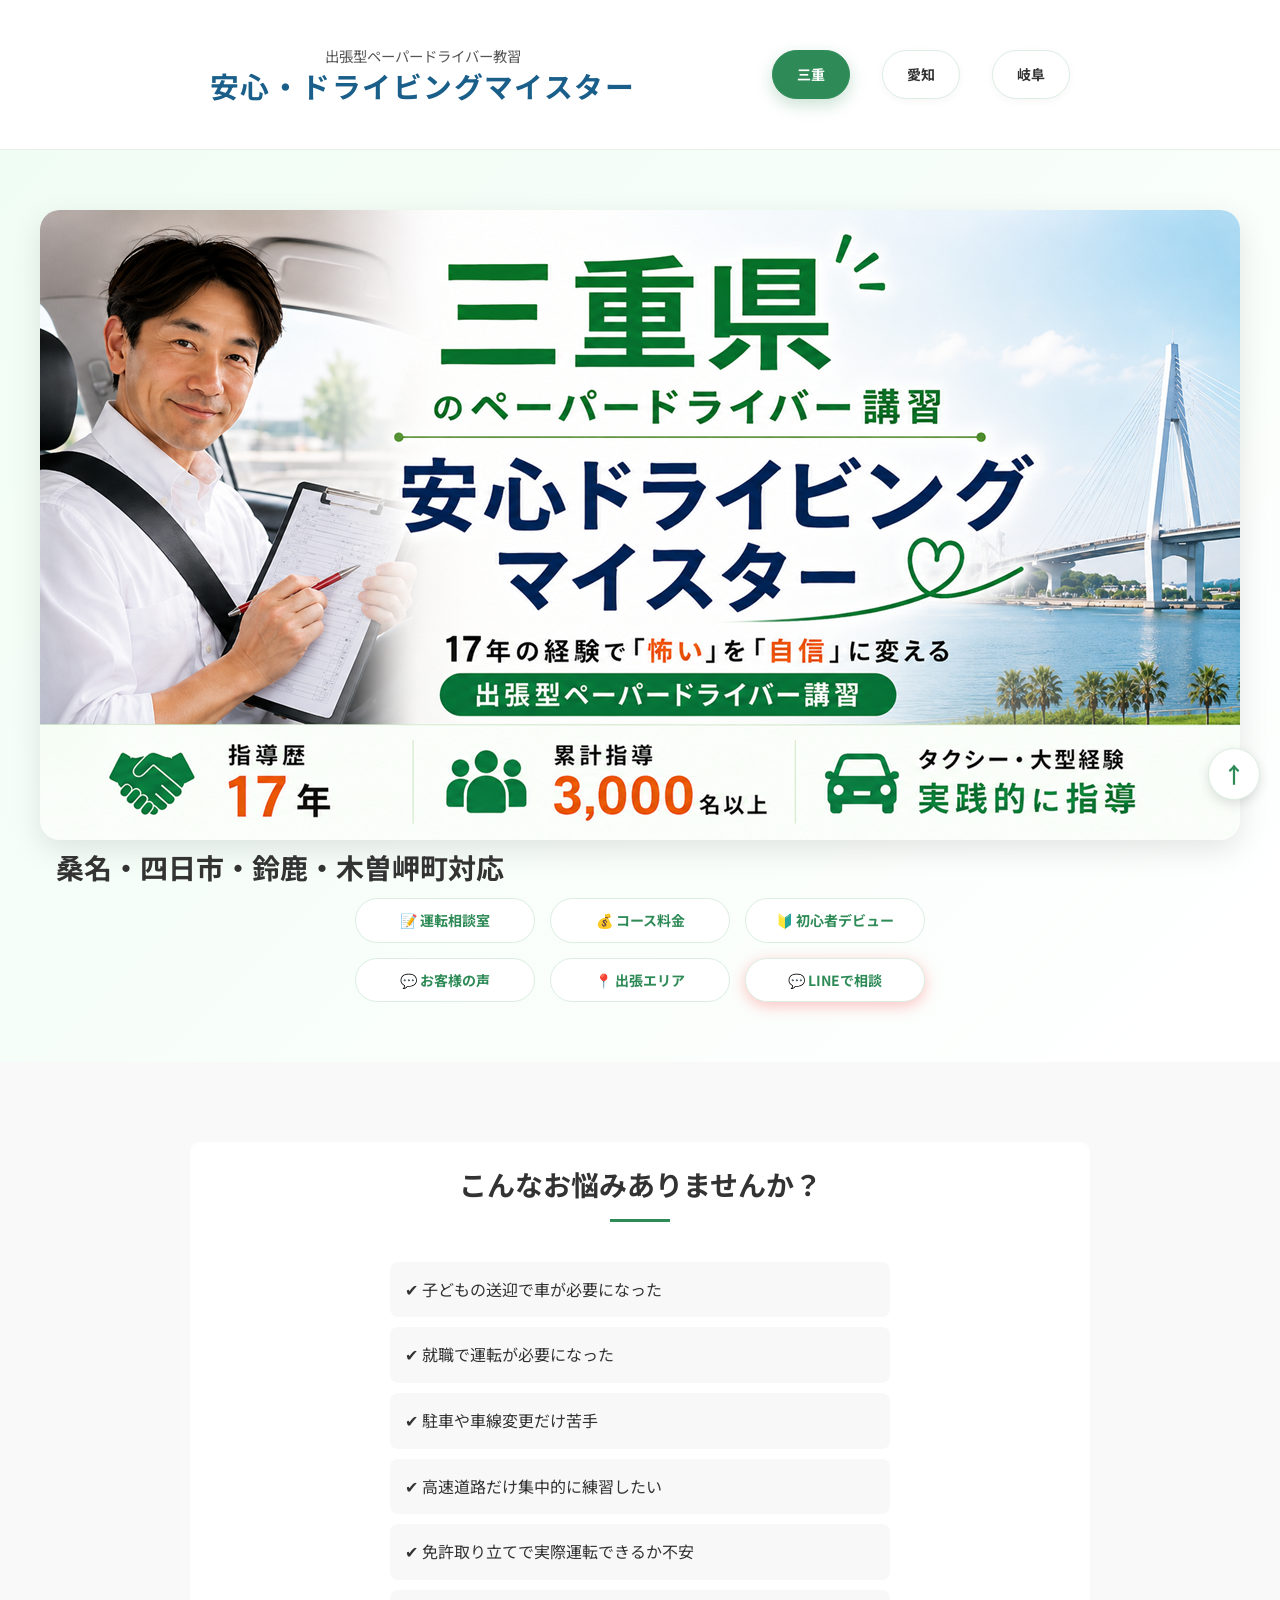
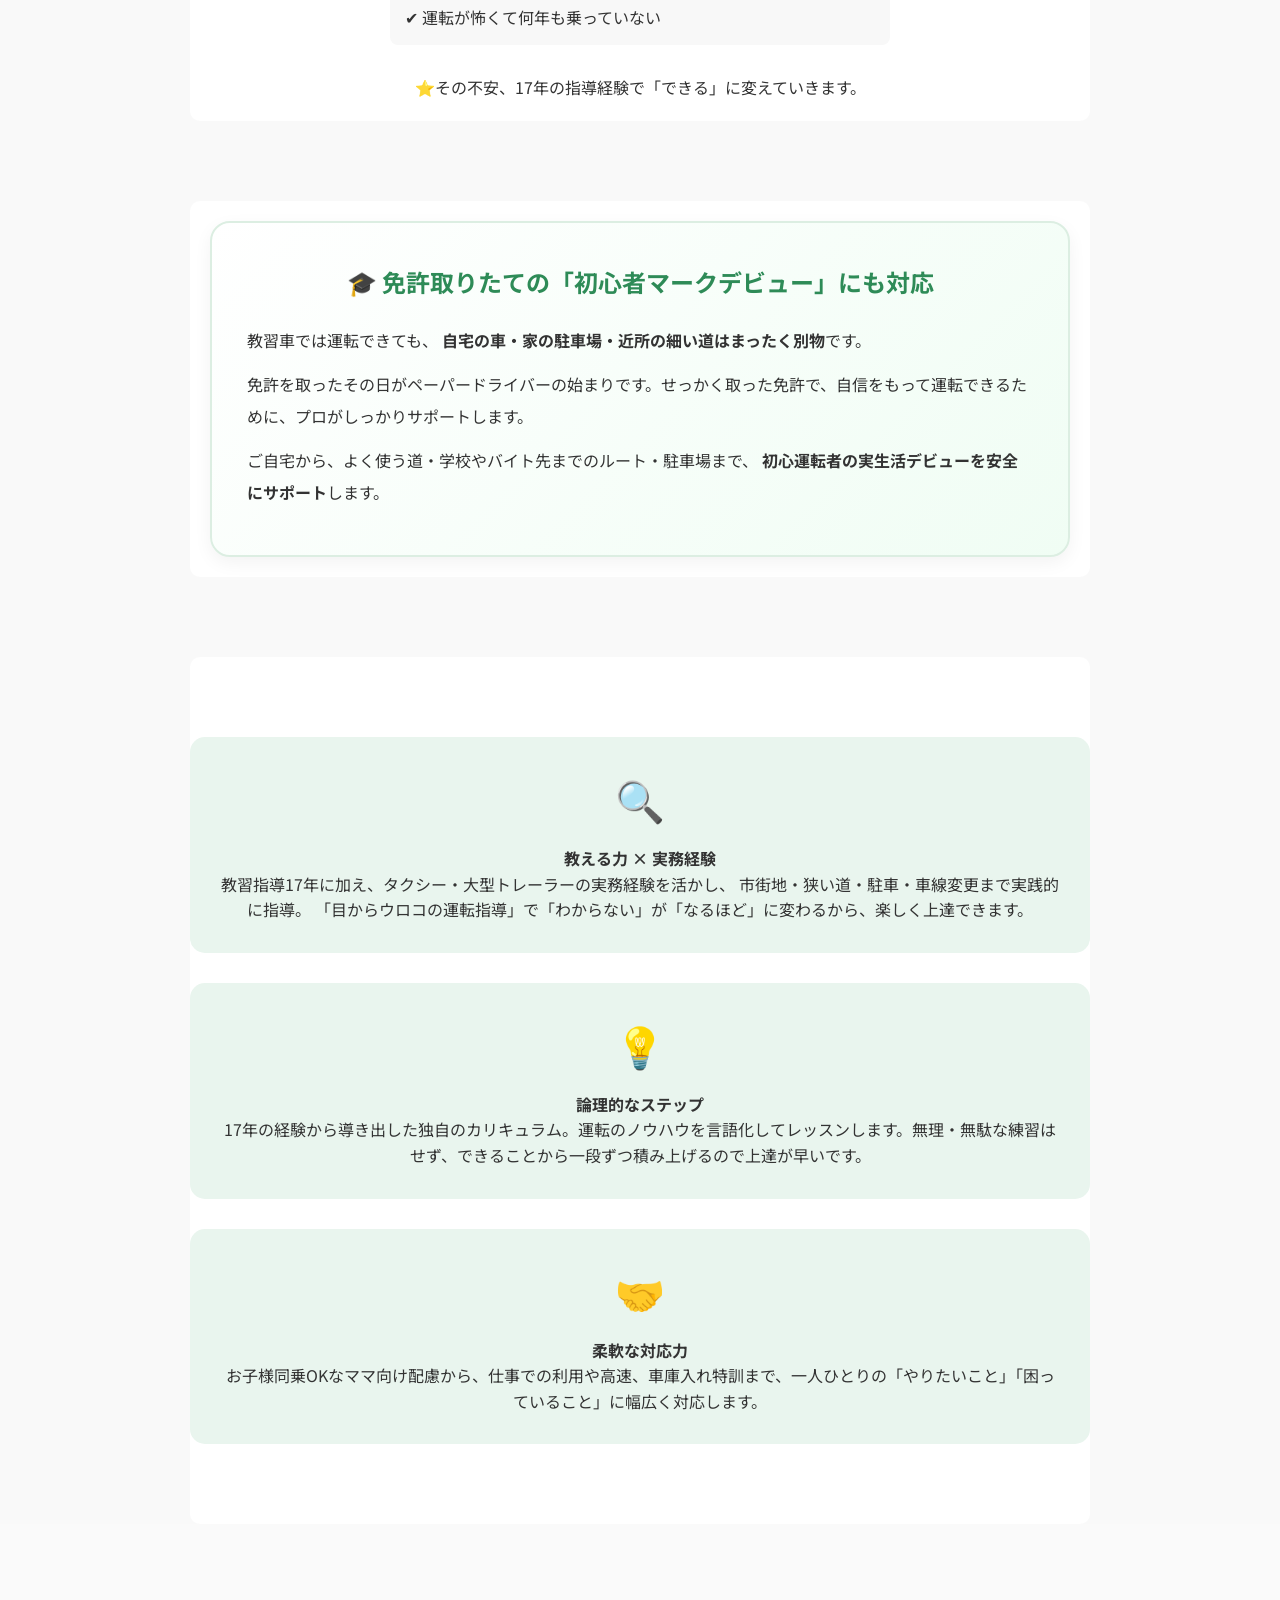
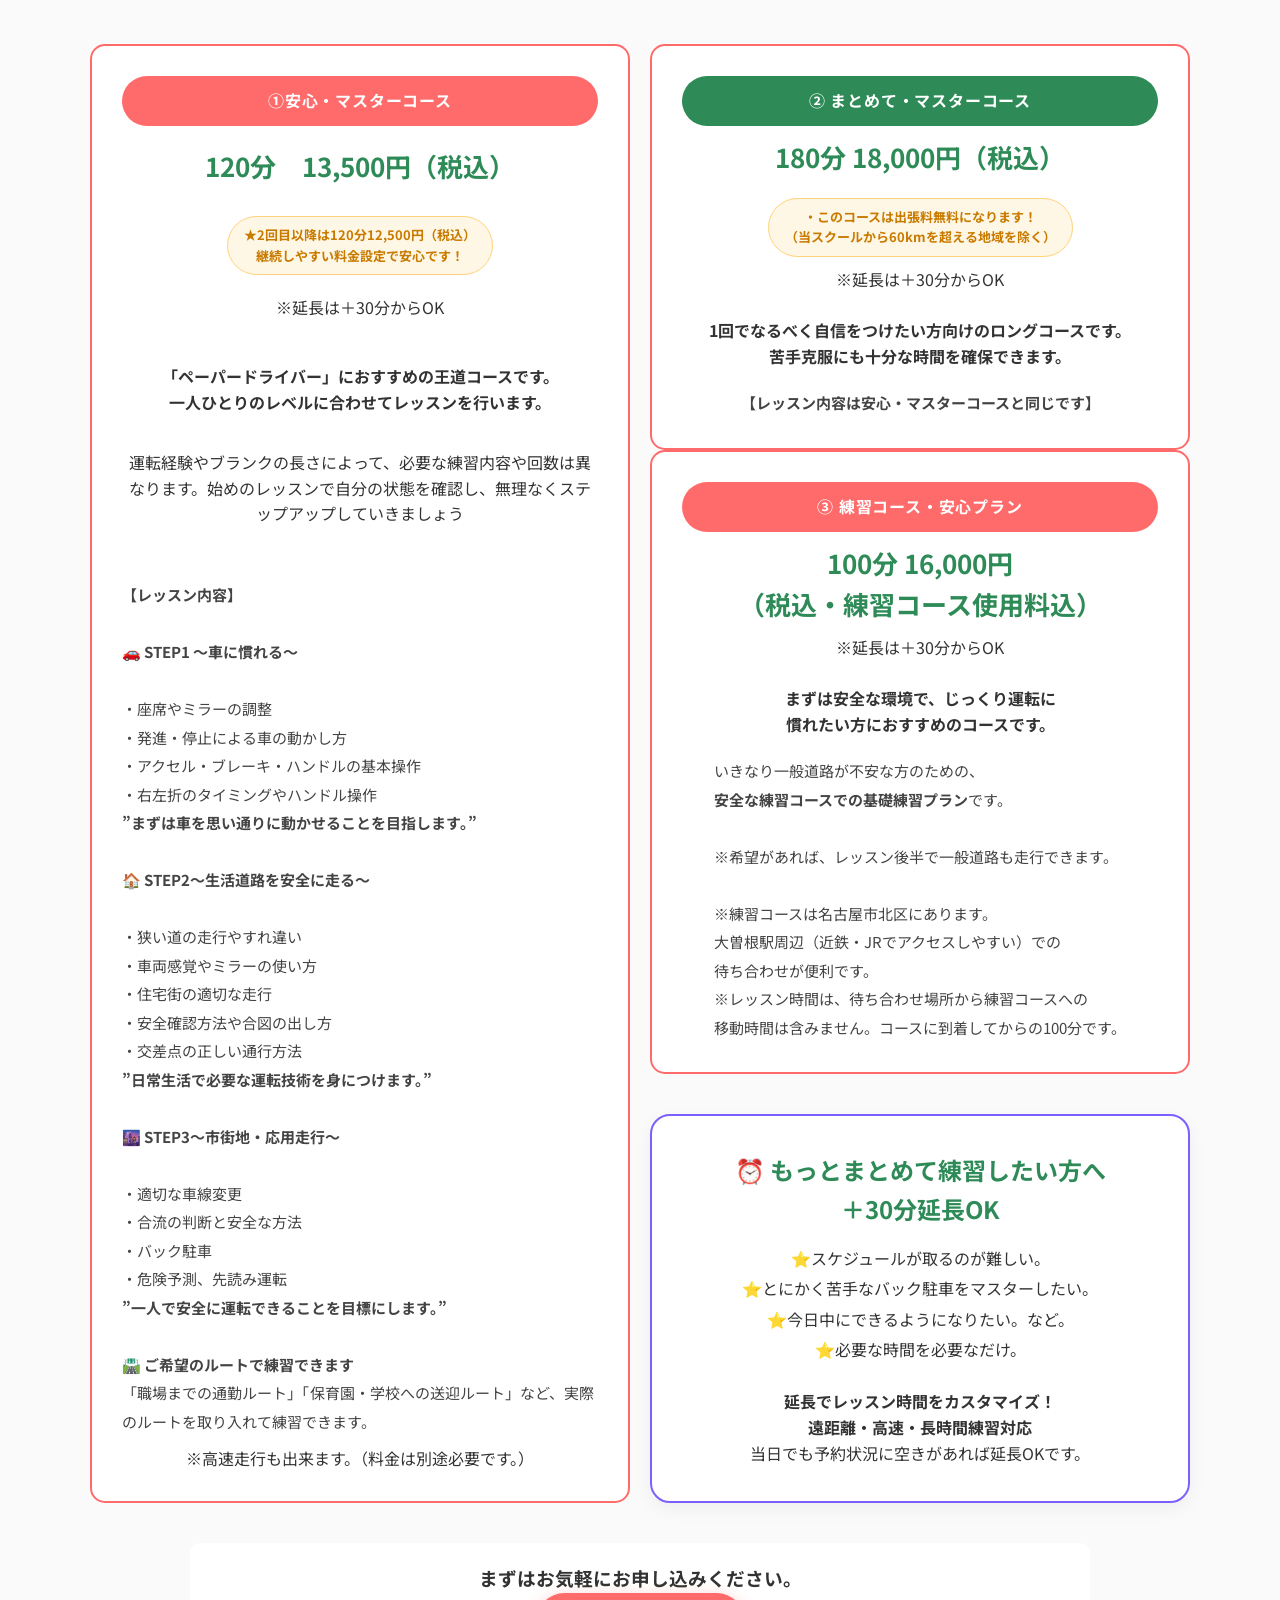
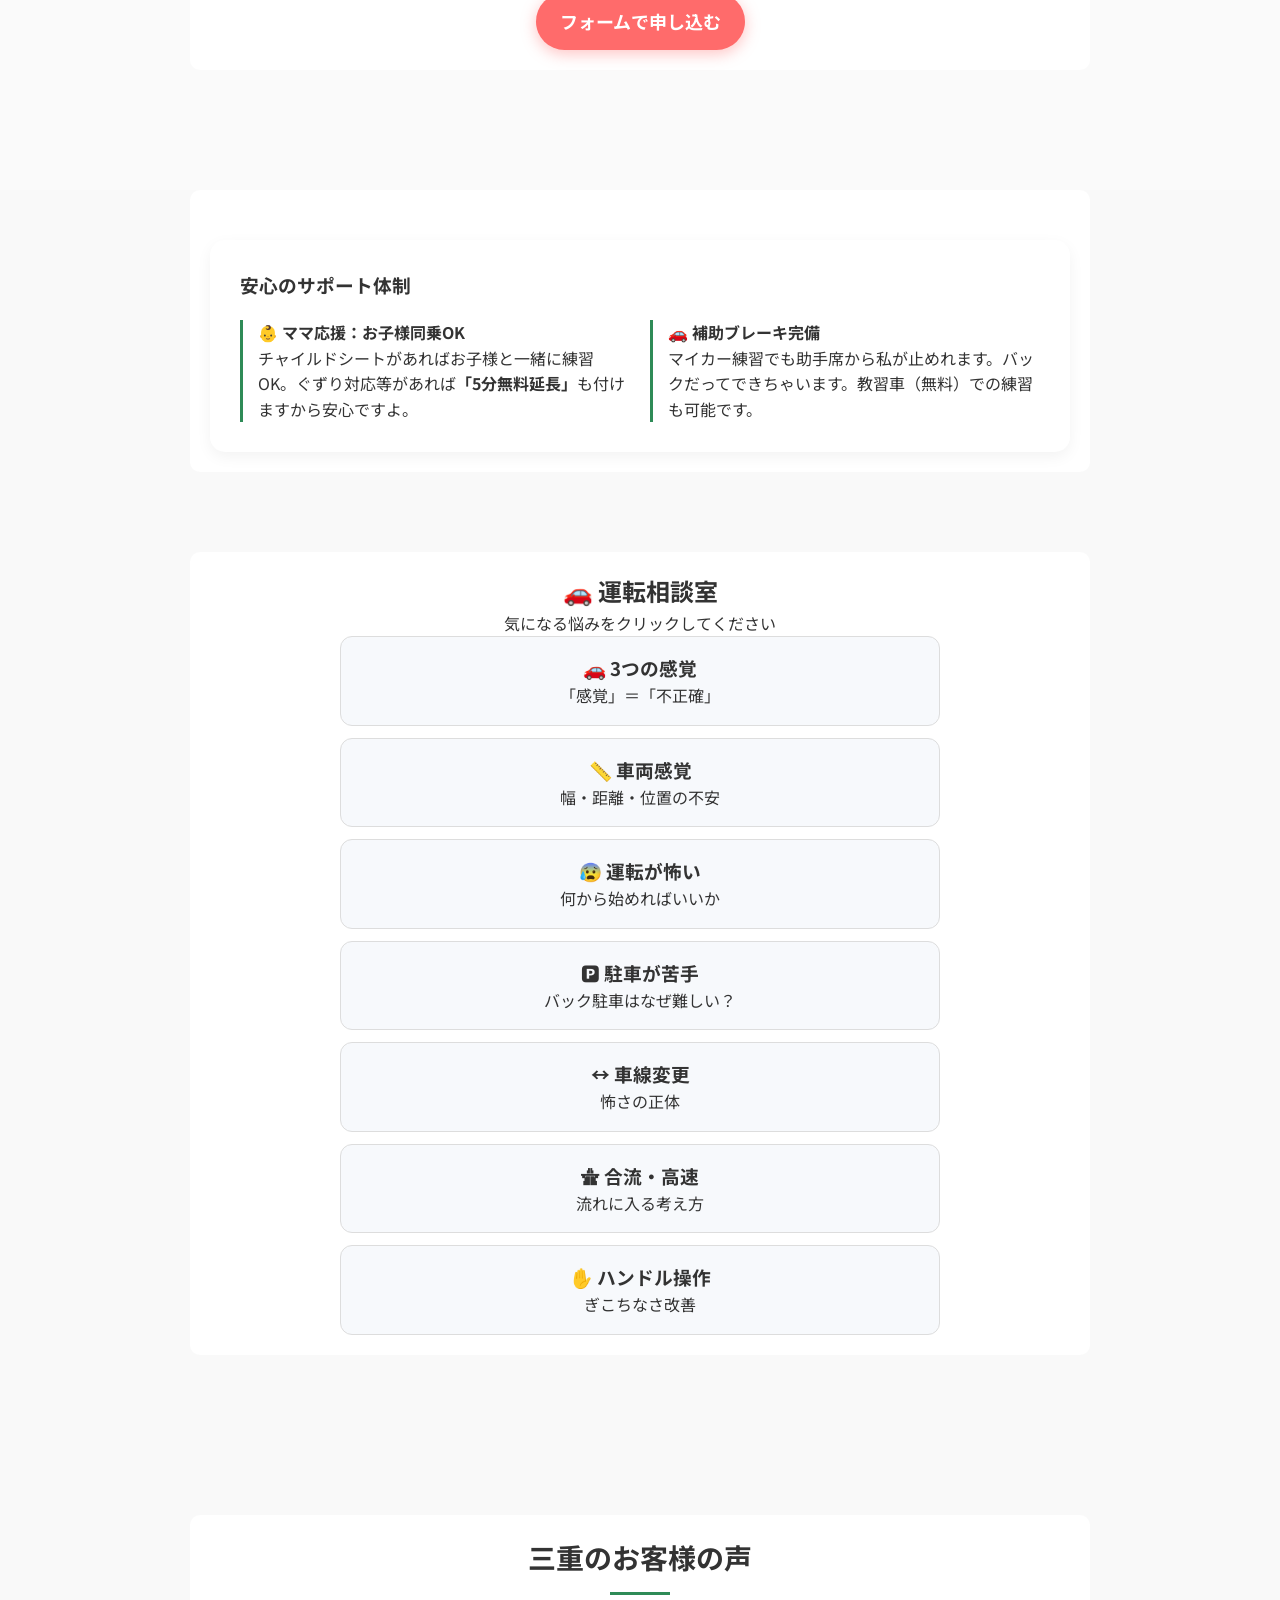
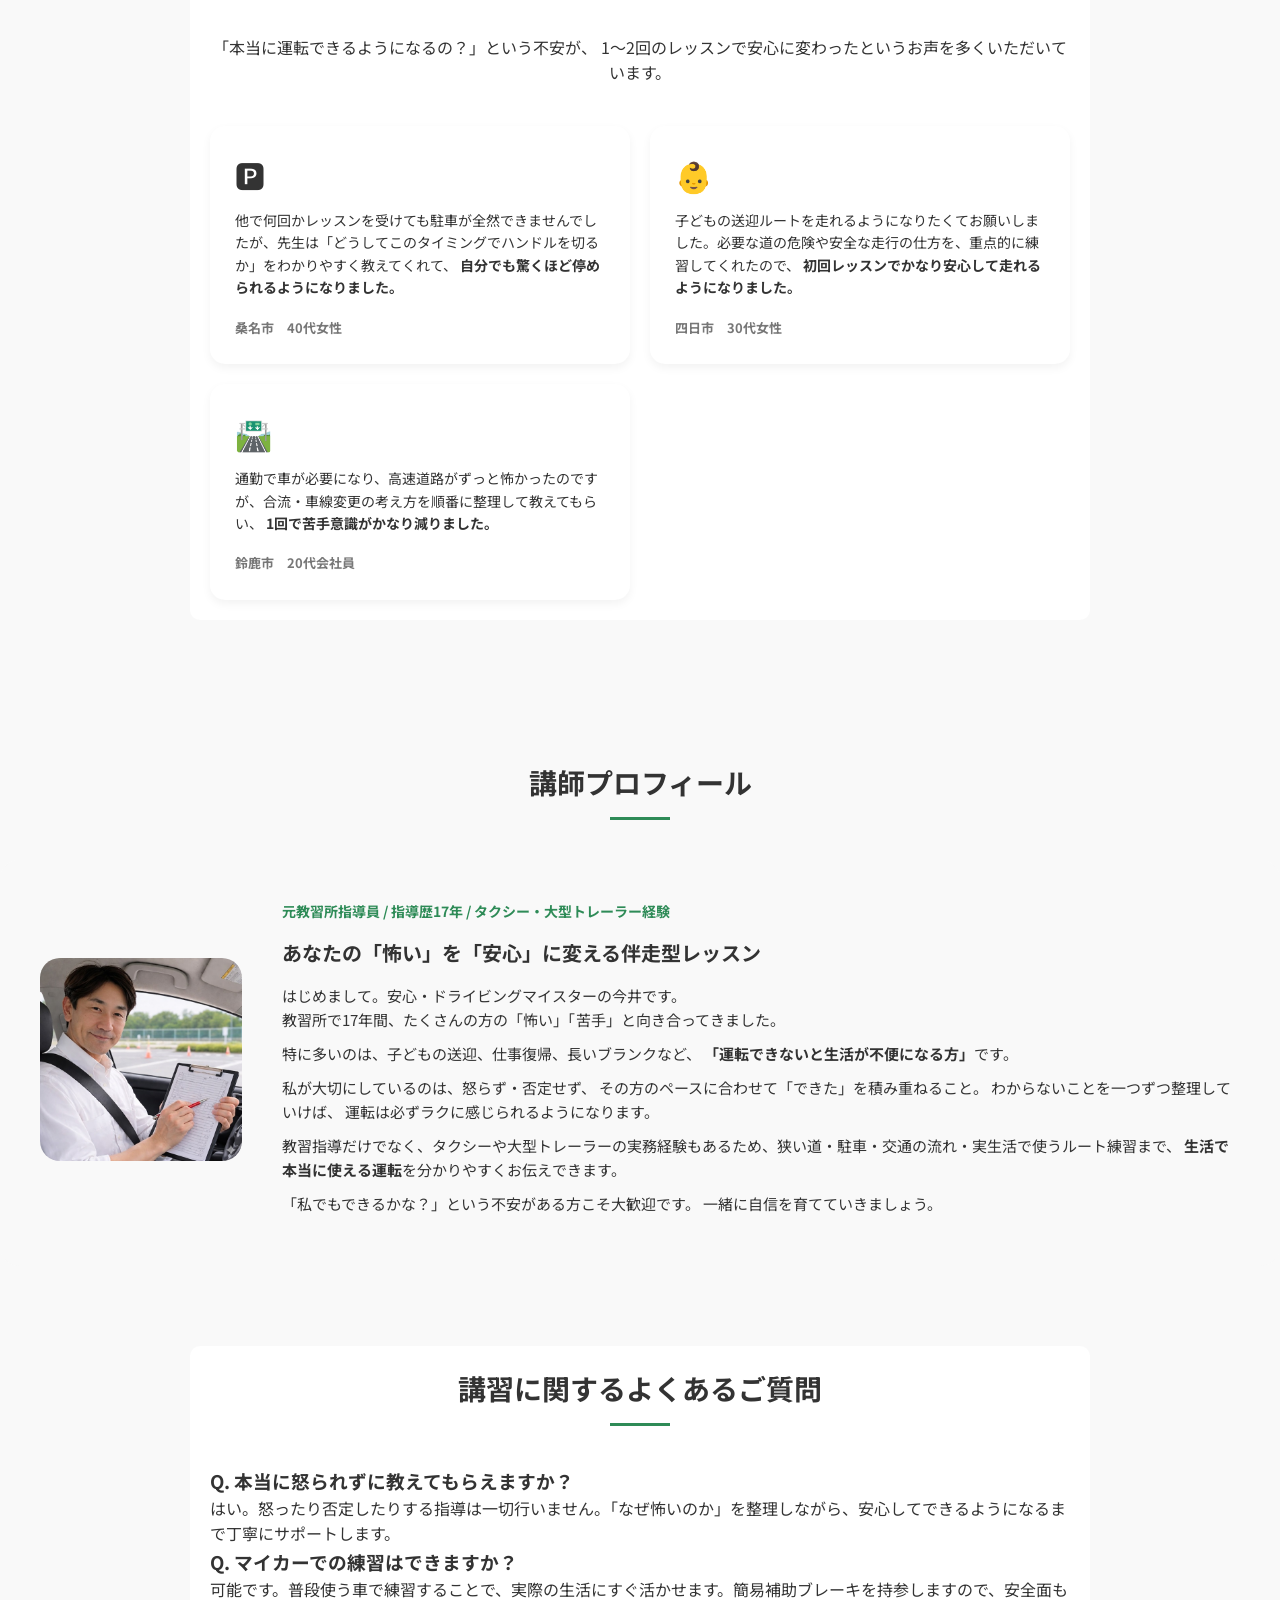
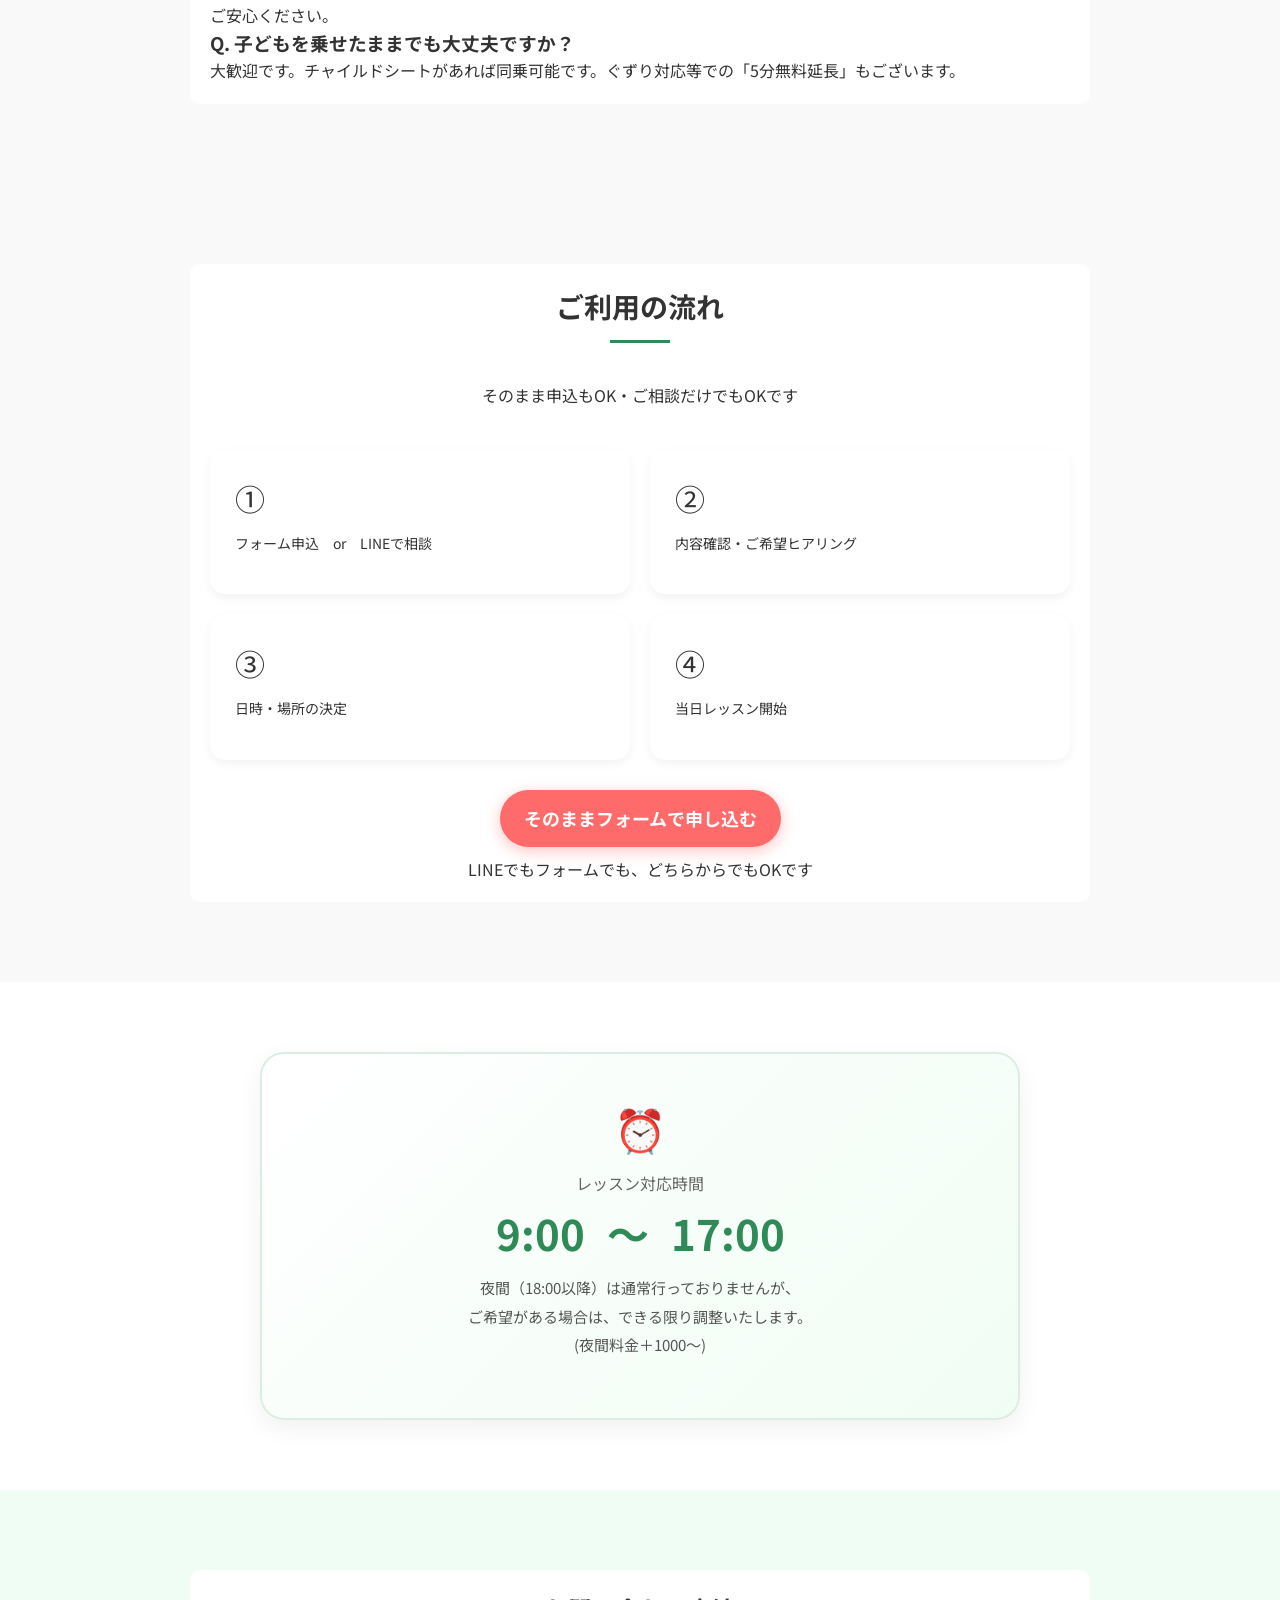
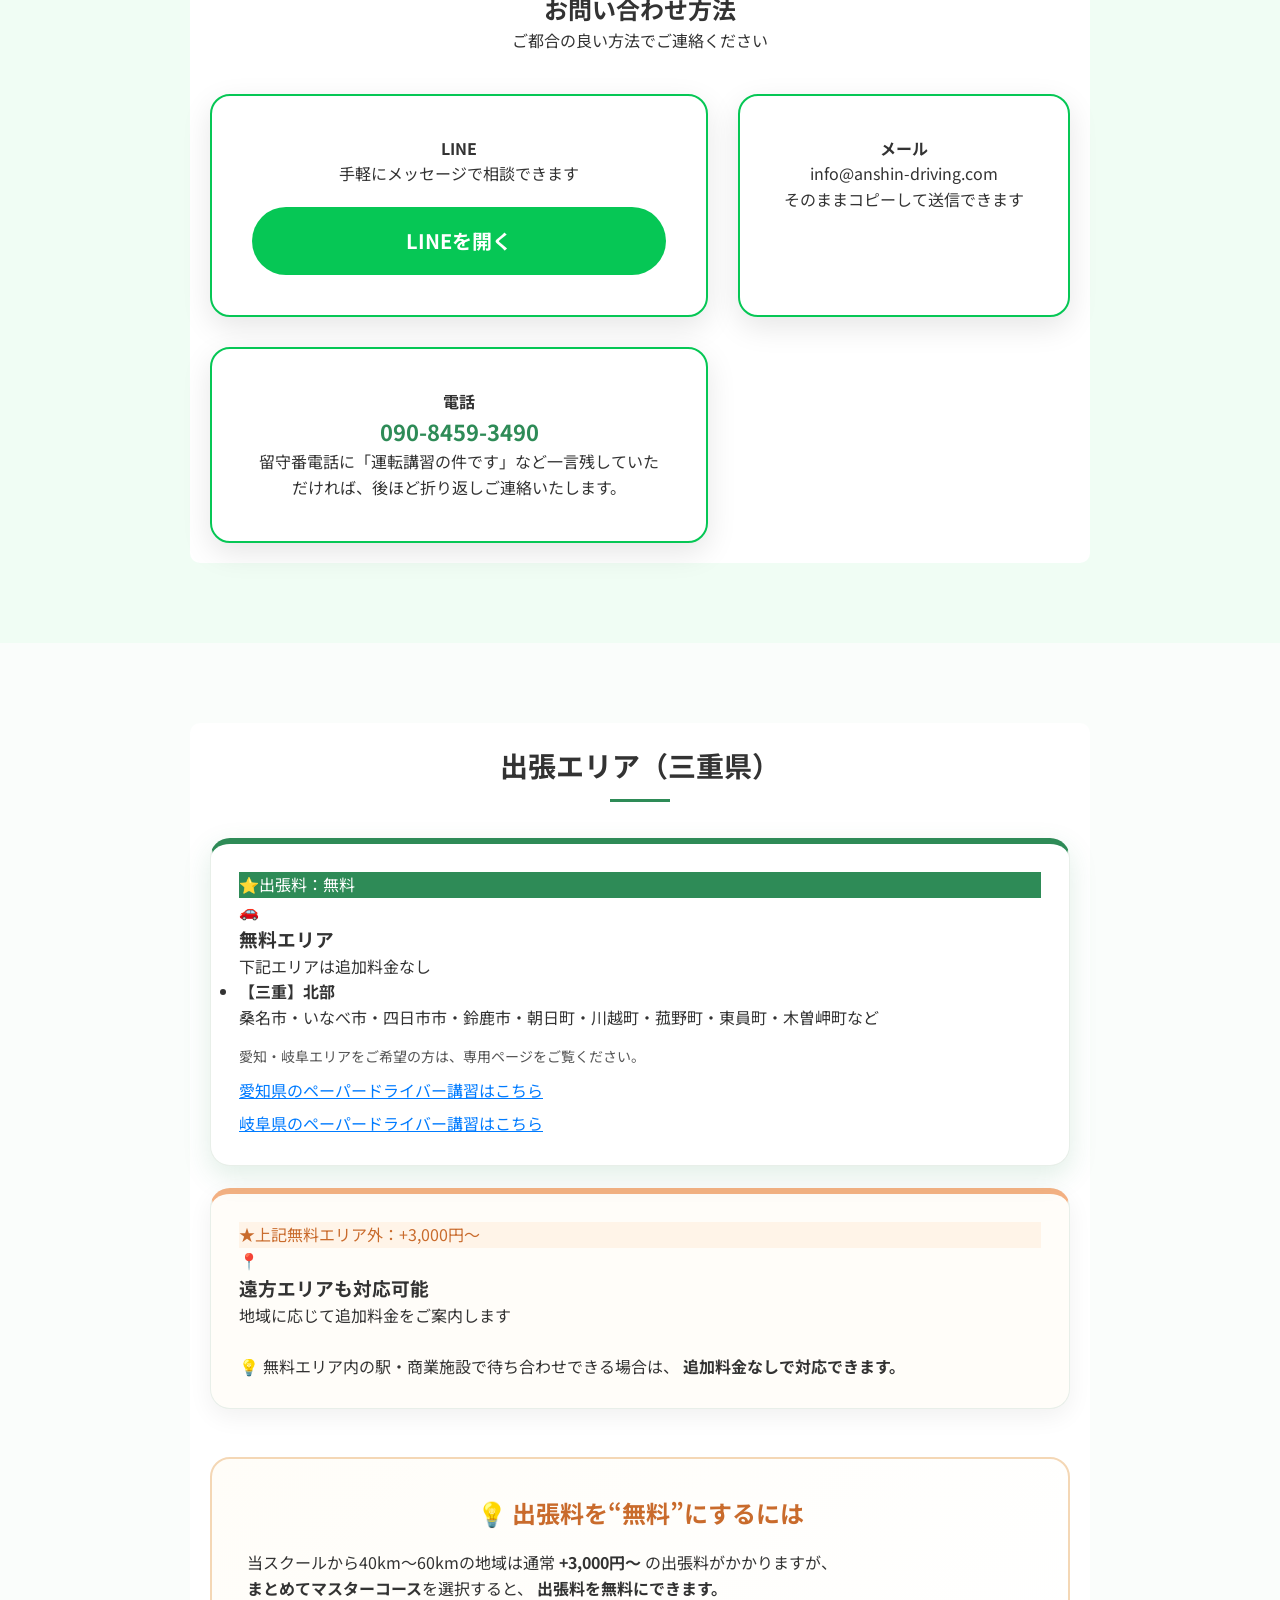
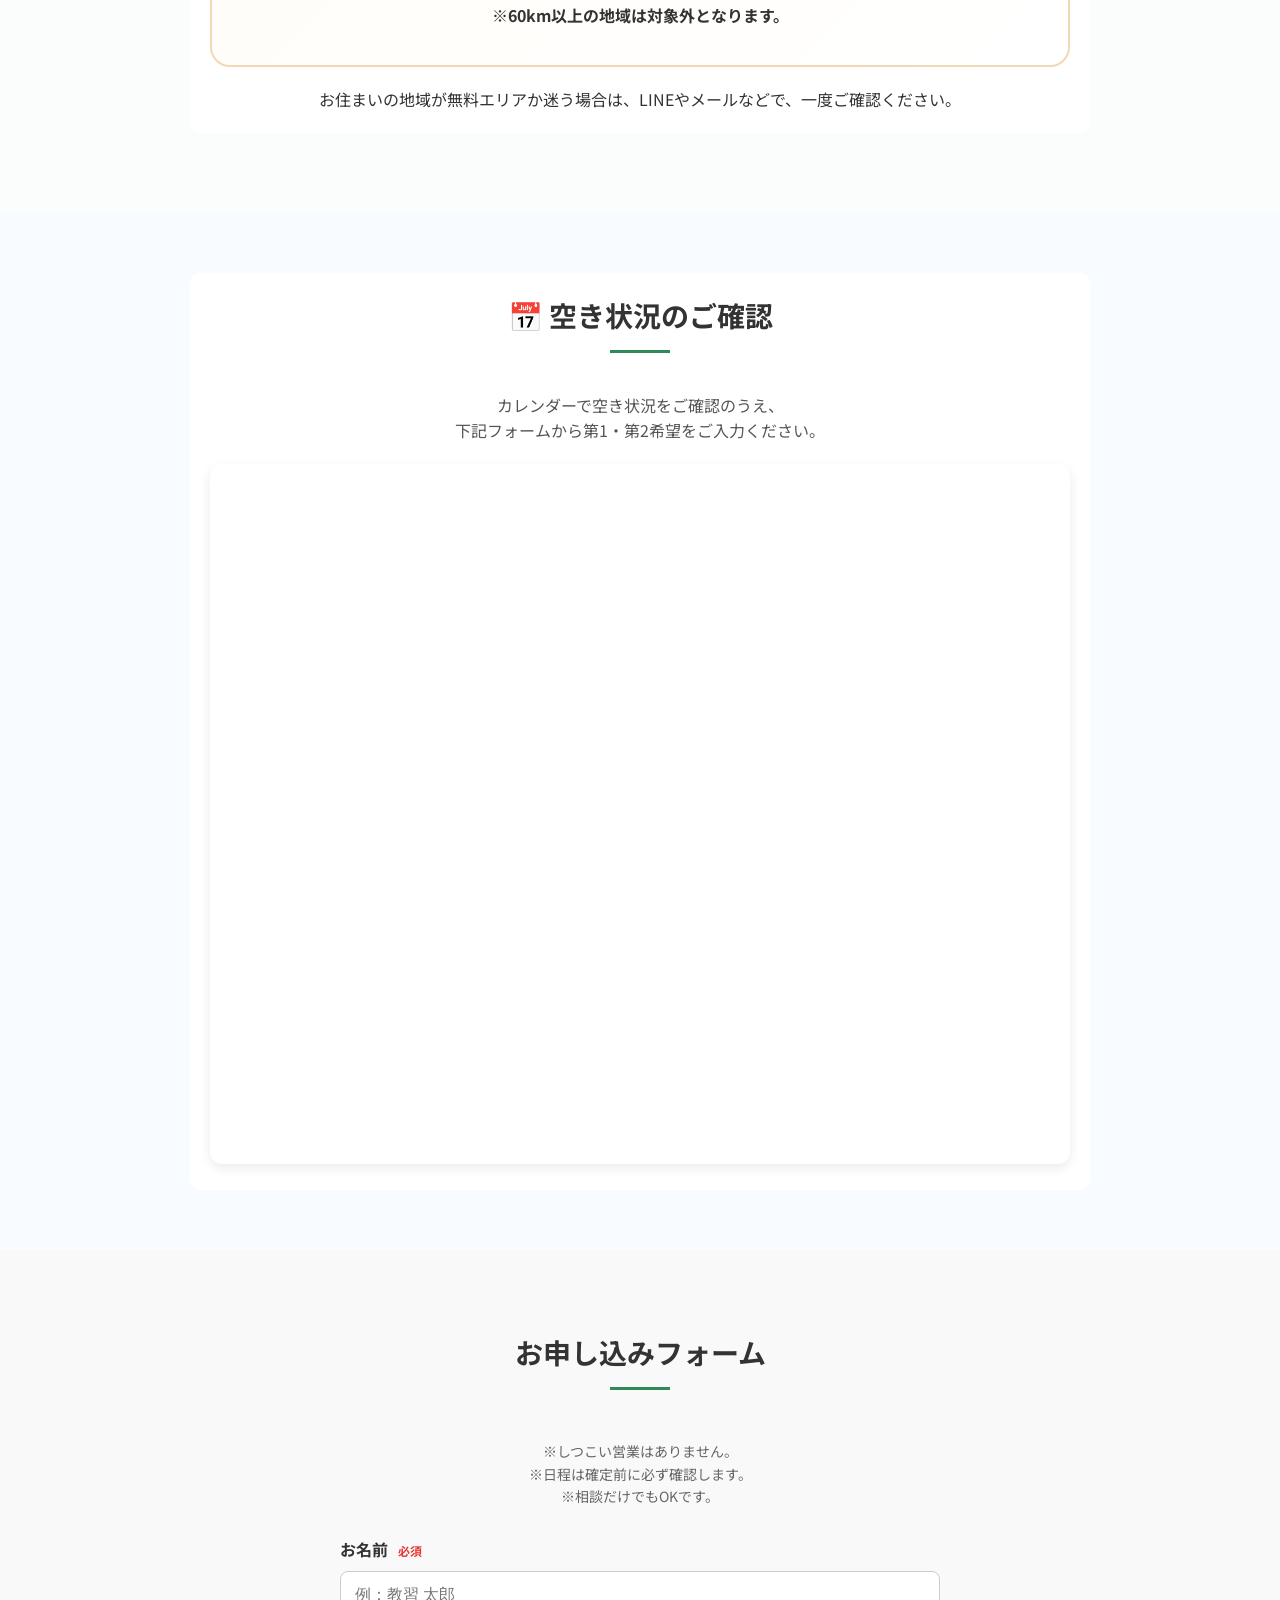
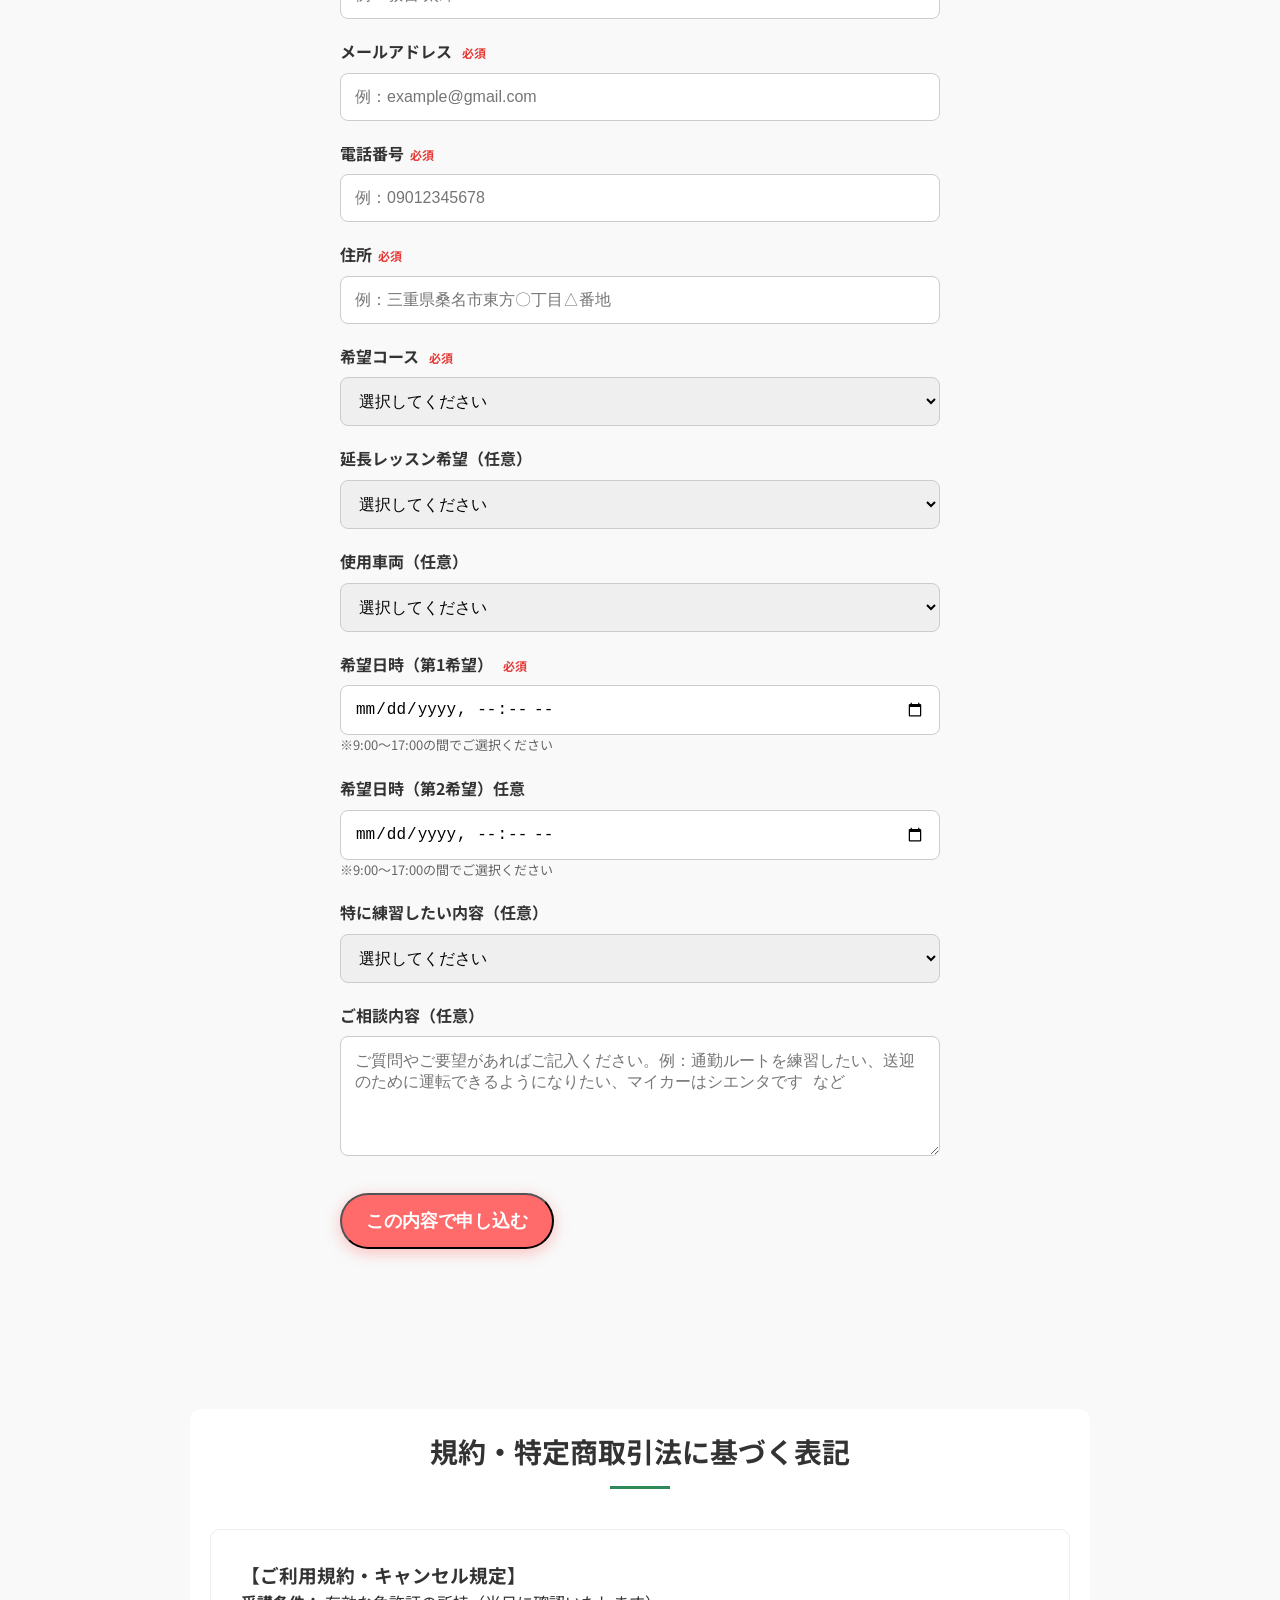
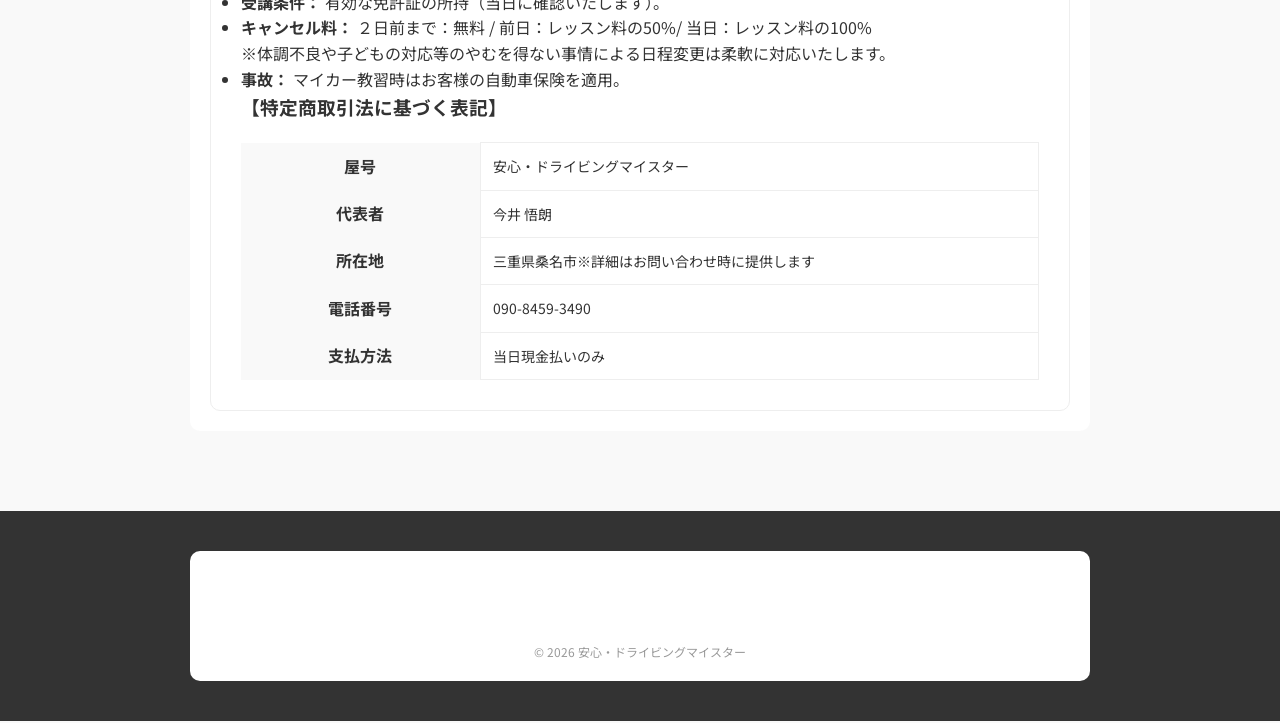
<file: index.html>
<!DOCTYPE html>
<html lang="ja">
<!-- head -->

<head>

    <meta charset="UTF-8">
    <meta name="viewport" content="width=device-width, initial-scale=1.0">
    <title>三重県のペーパードライバー講習｜桑名・四日市・鈴鹿対応｜出張教習なら安心ドライビングマイスター</title>
    <meta name="description" content="三重県（桑名・四日市・鈴鹿など）で出張ペーパードライバー講習。指導歴17年・3,000人以上。駐車・車線変更・送迎・通勤など苦手克服をサポート。">
    <meta property="og:title" content="三重県のペーパードライバー講習｜安心ドライビングマイスター">
    <meta property="og:description" content="三重県で出張ペーパードライバー講習。元教習所指導員17年。駐車・車線変更・送迎など苦手克服をサポート。">
    <meta property="og:image" content="https://anshin-driving.com/img/mie_v2.png">
    <meta property="og:image:width" content="1200">
    <meta property="og:image:height" content="630">
    <meta property="og:type" content="website">
    <meta name="google-site-verification" content="TGLKiVPbsa-axD_fPy3SpEioZP9sHDFIO67RhA-PBl0" />
    <meta property="og:url" content="https://anshin-driving.com/">
    <link rel="canonical" href="https://anshin-driving.com/">
    <link rel="stylesheet" href="style.css">
    <link rel="preconnect" href="https://fonts.googleapis.com">
    <link rel="preconnect" href="https://fonts.gstatic.com" crossorigin>
    <link rel="icon" href="img/favicon.ico">
    <link href="https://fonts.googleapis.com/css2?family=Noto+Sans+JP:wght@400;700&display=swap" rel="stylesheet">
    <script type="application/ld+json">

    {
      "@context": "https://schema.org/",
      "@type": "Service",
      "serviceType": "ペーパードライバー講習",
      "provider": {
  "@type": "LocalBusiness",
  "name": "安心・ドライビングマイスター",
  "telephone": "090-8459-3490",
  "url": "https://anshin-driving.com/",
  "address": {
    "@type": "PostalAddress",
    "addressLocality": "桑名市",
    "addressRegion": "三重県"
  }
},
      "areaServed": {
        "@type": "AdministrativeArea",
        "name": "三重県"
      },
      "offers": {
        "@type": "Offer",
        "price": "14300",
        "priceCurrency": "JPY"
      }
    }
    </script>
</head>

<body>
    <!-- ヘッダー -->
    <header>
        <div class="container">
            <div class="header-layout">
                <div class="logo-area center">
                    <span class="logo-sub">出張型ペーパードライバー教習</span>
                    <div class="logo-main">
                        安心・ドライビングマイスター
                    </div>
                </div>
                <nav class="main-nav area-only-nav">

                    <a href="/" class="area-tab active" title="三重県でペーパードライバー講習を受ける">三重</a>
                    <a href="aichi.html" class="area-tab" title="愛知県でペーパードライバー講習を受ける">愛知</a>
                    <a href="gifu.html" class="area-tab" title="岐阜県でペーパードライバー講習を受ける">岐阜</a>

                </nav>
            </div>
        </div>
    </header>
    <!-- ヒーロー -->
    <section class="hero-new">
        <div class="hero-image-area">
            <div class="hero-photo-wrap">
                <img src="img/mie_v2.png" alt="三重県でペーパードライバー講習を行う安心ドライビングマイスター代表 今井悟朗" class="hero-img-free">
                <h1 class="hero-main-title">
                    桑名・四日市・鈴鹿・木曽岬町対応
                </h1>
            </div>
        </div>

        <div class="hero-btns">
            <div class="hero-quick-nav">
                <a href="#consult">📝 運転相談室</a>
                <a href="#price">💰 コース料金</a>
                <a href="#beginner">🔰 初心者デビュー</a>
                <a href="#voice">💬 お客様の声</a>
                <a href="#area">📍 出張エリア</a>
                <a href="https://lin.ee/PbCxjHP" class="btn hero-btn-main">
                    💬 LINEで相談
                </a>
            </div>
        </div>
    </section>
    <!-- お悩み -->
    <section class="section worry-section">
        <div class="container center">
            <h2 class="section-title">こんなお悩みありませんか？</h2>
            <div class="area-list">
                <div class="area-group">✔ 子どもの送迎で車が必要になった</div>
                <div class="area-group">✔ 就職で運転が必要になった</div>
                <div class="area-group">✔ 駐車や車線変更だけ苦手</div>
                <div class="area-group">✔ 高速道路だけ集中的に練習したい</div>
                <div class="area-group">✔ 免許取り立てで実際運転できるか不安</div>
                <div class="area-group">✔ 運転が怖くて何年も乗っていない</div>
            </div>
            <p class="voice-bottom-message">⭐その不安、17年の指導経験で「できる」に変えていきます。</p>
        </div>
    </section>
    <!-- 初心者 -->
    <section class="section beginner-section" id="beginner">
        <div class="container">
            <div class="beginner-box">
                <h3>🎓 免許取りたての「初心者マークデビュー」にも対応</h3>
                <p>
                    教習車では運転できても、
                    <strong>自宅の車・家の駐車場・近所の細い道はまったく別物</strong>です。
                </p>
                <p>
                    免許を取ったその日がペーパードライバーの始まりです。せっかく取った免許で、自信をもって運転できるために、プロがしっかりサポートします。
                </p>
                <p>
                    ご自宅から、よく使う道・学校やバイト先までのルート・駐車場まで、
                    <strong>初心運転者の実生活デビューを安全にサポート</strong>します。
                </p>
            </div>
        </div>
    </section>
    <!-- キャッチコピー -->
    <section class="section container" id="features">
        <div class="feature-row">
            <div class="feature-item">
                <span class="feature-icon">🔍</span>
                <h4>教える力 × 実務経験</h4>
                <p>
                    教習指導17年に加え、タクシー・大型トレーラーの実務経験を活かし、
                    市街地・狭い道・駐車・車線変更まで実践的に指導。
                    「目からウロコの運転指導」で「わからない」が「なるほど」に変わるから、楽しく上達できます。
                </p>
            </div>
            <div class="feature-item">
                <span class="feature-icon">💡</span>
                <h4>論理的なステップ</h4>
                <p>17年の経験から導き出した独自のカリキュラム。運転のノウハウを言語化してレッスンします。無理・無駄な練習はせず、できることから一段ずつ積み上げるので上達が早いです。</p>
            </div>
            <div class="feature-item">
                <span class="feature-icon">🤝</span>
                <h4>柔軟な対応力</h4>
                <p>お子様同乗OKなママ向け配慮から、仕事での利用や高速、車庫入れ特訓まで、一人ひとりの「やりたいこと」「困っていること」に幅広く対応します。</p>
            </div>
        </div>
    </section>
    <!-- 料金 -->
    <section class="section price-bg center" id="price">
        <div class="single-price">
            <div class="price-card recommended popular">

                <span class="price-tag tag-pink">①安心・マスターコース</span>
                <p class="price-name"><strong>120分　13,500円（税込）</strong></p>
                <p class="popular-note">
                    ★2回目以降は120分12,500円（税込）<br>

                    継続しやすい料金設定で安心です！
                </p>

                <p>※延長は＋30分からOK</p><br>

                <strong>「ペーパードライバー」におすすめの王道コースです。<br>
                    一人ひとりのレベルに合わせてレッスンを行います。</strong><br>

                運転経験やブランクの長さによって、必要な練習内容や回数は異なります。始めのレッスンで自分の状態を確認し、無理なくステップアップしていきましょう<br>
                <br>

                <p class="price-detail">
                    <strong>【レッスン内容】
                    </strong><br><br>


                    <strong>🚗 STEP1 ～車に慣れる～</strong><br><br>

                    ・座席やミラーの調整<br>
                    ・発進・停止による車の動かし方<br>
                    ・アクセル・ブレーキ・ハンドルの基本操作<br>
                    ・右左折のタイミングやハンドル操作<br>
                    <strong>”まずは車を思い通りに動かせることを目指します。”</strong><br><br>

                    <strong>🏠 STEP2～生活道路を安全に走る～</strong><br><br>

                    ・狭い道の走行やすれ違い<br>
                    ・車両感覚やミラーの使い方<br>
                    ・住宅街の適切な走行<br>
                    ・安全確認方法や合図の出し方<br>
                    ・交差点の正しい通行方法<br>
                    <strong>”日常生活で必要な運転技術を身につけます。”</strong><br><br>

                    <strong>🌆 STEP3～市街地・応用走行～</strong><br><br>
                    ・適切な車線変更<br>
                    ・合流の判断と安全な方法<br>
                    ・バック駐車<br>
                    ・危険予測、先読み運転<br>
                    <strong>”一人で安全に運転できることを目標にします。”</strong><br><br>

                    <strong>🛣️ ご希望のルートで練習できます</strong><br>
                    「職場までの通勤ルート」「保育園・学校への送迎ルート」など、実際のルートを取り入れて練習できます。
                </p>
                <p>※高速走行も出来ます。（料金は別途必要です。）</p>
            </div>
            <div>
                <div class="price-card recommended">
                    <span class="price-tag tag-green">② まとめて・マスターコース</span>
                    <p class="price-name"><strong>180分 18,000円（税込）</strong></p>

                    <p class="popular-note">
                        ・このコースは出張料無料になります！<br>
                        （当スクールから60kmを超える地域を除く）
                    </p>

                    <p>※延長は＋30分からOK</p><br>

                    <strong>1回でなるべく自信をつけたい方向けのロングコースです。<br>
                        苦手克服にも十分な時間を確保できます。</strong>

                    <p class="price-detail">
                        <strong>【レッスン内容は安心・マスターコースと同じです】
                        </strong>
                    </p>
                </div>

                <div class="price-card recommended">
                    <span class="price-tag tag-pink">③ 練習コース・安心プラン</span>

                    <p class="price-name"><strong>100分 16,000円<br>
                            （税込・練習コース使用料込）</strong></p>

                    <p>※延長は＋30分からOK</p><br>

                    <strong>まずは安全な環境で、じっくり運転に<br>
                        慣れたい方におすすめのコースです。</strong>

                    <p class="price-detail">
                        いきなり一般道路が不安な方のための、<br>
                        <strong>安全な練習コースでの基礎練習プラン</strong>です。<br><br>
                        ※希望があれば、レッスン後半で一般道路も走行できます。<br><br>

                        ※練習コースは名古屋市北区にあります。<br>
                        大曽根駅周辺（近鉄・JRでアクセスしやすい）での<br>
                        待ち合わせが便利です。<br>
                        ※レッスン時間は、待ち合わせ場所から練習コースへの<br>
                        移動時間は含みません。コースに到着してからの100分です。
                    </p>
                </div>

                <div class="extension-box">
                    <h3 class="extension-title">⏰ もっとまとめて練習したい方へ<br>
                        ＋30分延長OK</h3>

                    <p class="extension-lead">

                        ⭐スケジュールが取るのが難しい。<br>
                        ⭐とにかく苦手なバック駐車をマスターしたい。<br>
                        ⭐今日中にできるようになりたい。など。<br>
                        ⭐必要な時間を必要なだけ。<br>
                    </p>

                    <div class="extension-grid">
                        <div class="extension-item">
                            <h4>延長でレッスン時間をカスタマイズ！</h4>
                            <p><strong>遠距離・高速・長時間練習対応</strong></p>
                        </div>
                    </div>

                    <p class="extension-note">
                        当日でも予約状況に空きがあれば延長OKです。
                    </p>
                </div>
            </div>
        </div>
        <div class="container center" style="margin:40px auto;">
            <h3>まずはお気軽にお申し込みください。</h3>
            <a href="#form" class="btn hero-btn-main">
                フォームで申し込む
            </a>
        </div>
    </section>

    <!-- サポート体制 -->
    <div class="container">
        <div class="info-box">
            <h3 class="info-title">安心のサポート体制</h3>
            <div class="info-grid">
                <div class="info-item mama-benefit">
                    <h4>👶 ママ応援：お子様同乗OK</h4>
                    <p>チャイルドシートがあればお子様と一緒に練習OK。ぐずり対応等があれば<strong>「5分無料延長」</strong>も付けますから安心ですよ。</p>
                </div>

                <div class="info-item">
                    <h4>🚗 補助ブレーキ完備</h4>
                    <p>マイカー練習でも助手席から私が止めれます。バックだってできちゃいます。教習車（無料）での練習も可能です。</p>
                </div>
            </div>
        </div>
    </div>

    <!-- 運転相談室 -->
    <section class="section center" id="consult">
        <div class="container center">
            <h2>🚗 運転相談室</h2>
            <p>気になる悩みをクリックしてください</p>
            <div class="consult-grid">
                <a href="consult.html#three" class="consult-card">
                    <h3>🚗 3つの感覚</h3>
                    <p>「感覚」＝「不正確」</p>
                </a>
                <a href="consult.html#space" class="consult-card">
                    <h3>📏 車両感覚</h3>
                    <p>幅・距離・位置の不安</p>
                </a>
                <a href="consult.html#fear" class="consult-card">
                    <h3>😰 運転が怖い</h3>
                    <p>何から始めればいいか</p>
                </a>
                <a href="consult.html#parking" class="consult-card">
                    <h3>🅿️ 駐車が苦手</h3>
                    <p>バック駐車はなぜ難しい？</p>
                </a>
                <a href="consult.html#lane" class="consult-card">
                    <h3>↔ 車線変更</h3>
                    <p>怖さの正体</p>
                </a>
                <a href="consult.html#merge" class="consult-card">
                    <h3>🛣 合流・高速</h3>
                    <p>流れに入る考え方</p>
                </a>
                <a href="consult.html#handle" class="consult-card">
                    <h3>✋ ハンドル操作</h3>
                    <p>ぎこちなさ改善</p>
                </a>
            </div>
        </div>
    </section>
    <!-- お客様の声 -->
    <section class="section voice-section" id="voice">
        <div class="container">
            <h2 class="section-title center">三重のお客様の声</h2>
            <p class="voice-lead center">
                「本当に運転できるようになるの？」という不安が、
                1〜2回のレッスンで安心に変わったというお声を多くいただいています。
            </p>

            <div class="voice-grid">
                <div class="voice-card">
                    <div class="voice-icon">🅿️</div>
                    <p class="voice-text">
                        他で何回かレッスンを受けても駐車が全然できませんでしたが、先生は「どうしてこのタイミングでハンドルを切るか」をわかりやすく教えてくれて、
                        <strong>自分でも驚くほど停められるようになりました。</strong>
                    </p>
                    <span class="voice-user">桑名市　40代女性</span>
                </div>

                <div class="voice-card">
                    <div class="voice-icon">👶</div>
                    <p class="voice-text">
                        子どもの送迎ルートを走れるようになりたくてお願いしました。必要な道の危険や安全な走行の仕方を、重点的に練習してくれたので、
                        <strong>初回レッスンでかなり安心して走れるようになりました。</strong>
                    </p>
                    <span class="voice-user">四日市　30代女性</span>
                </div>

                <div class="voice-card">
                    <div class="voice-icon">🛣️</div>
                    <p class="voice-text">
                        通勤で車が必要になり、高速道路がずっと怖かったのですが、合流・車線変更の考え方を順番に整理して教えてもらい、
                        <strong>1回で苦手意識がかなり減りました。</strong>
                    </p>
                    <span class="voice-user">鈴鹿市　20代会社員</span>
                </div>
            </div>
        </div>
    </section>

    <!-- 講師プロフィール -->
    <h2 class="section-title center profile-title">講師プロフィール</h2>
    <div class="profile-box">
        <div class="profile-image">
            <img src="img/koushi.jpg" alt="元教習所指導員・今井悟朗のプロフィール。タクシー・大型トレーラー経験を活かした実践的な運転指導"
                class="profile-img-standard">
        </div>
        <div class="profile-content">
            <p class="profile-sub">
                元教習所指導員 / 指導歴17年 / タクシー・大型トレーラー経験
            </p>
            <h3 class="profile-name">あなたの「怖い」を「安心」に変える伴走型レッスン</h3>

            <p class="profile-text">
                はじめまして。安心・ドライビングマイスターの今井です。<br>
                教習所で17年間、たくさんの方の「怖い」「苦手」と向き合ってきました。
            </p>
            <p class="profile-text">
                特に多いのは、子どもの送迎、仕事復帰、長いブランクなど、
                <strong>「運転できないと生活が不便になる方」</strong>です。
            </p>
            <p class="profile-text">
                私が大切にしているのは、怒らず・否定せず、
                その方のペースに合わせて「できた」を積み重ねること。
                わからないことを一つずつ整理していけば、
                運転は必ずラクに感じられるようになります。
            </p>
            <p class="profile-text">
                教習指導だけでなく、タクシーや大型トレーラーの実務経験もあるため、狭い道・駐車・交通の流れ・実生活で使うルート練習まで、
                <strong>生活で本当に使える運転</strong>を分かりやすくお伝えできます。
            </p>

            <p class="profile-text">
                「私でもできるかな？」という不安がある方こそ大歓迎です。
                一緒に自信を育てていきましょう。
            </p>
        </div>
    </div>
    <!-- よくあるご質問 -->
    <section class="section faq-section" id="faq">
        <div class="container">
            <h2 class="section-title center">講習に関するよくあるご質問</h2>
            <div class="faq-list">
                <div class="faq-item">
                    <h3 class="faq-question">Q. 本当に怒られずに教えてもらえますか？</h3>
                    <p class="faq-answer">はい。怒ったり否定したりする指導は一切行いません。「なぜ怖いのか」を整理しながら、安心してできるようになるまで丁寧にサポートします。</p>
                </div>

                <div class="faq-item">
                    <h3 class="faq-question">Q. マイカーでの練習はできますか？</h3>
                    <p class="faq-answer">可能です。普段使う車で練習することで、実際の生活にすぐ活かせます。簡易補助ブレーキを持参しますので、安全面もご安心ください。</p>
                </div>

                <div class="faq-item">
                    <h3 class="faq-question">Q. 子どもを乗せたままでも大丈夫ですか？</h3>
                    <p class="faq-answer">大歓迎です。チャイルドシートがあれば同乗可能です。ぐずり対応等での「5分無料延長」もございます。</p>
                </div>
            </div>
        </div>
    </section>
    <!-- ご利用の流れ -->
    <section class="section flow-section" id="flow">
        <div class="container">
            <h2 class="section-title center">ご利用の流れ</h2>
            <p class="center">そのまま申込もOK・ご相談だけでもOKです</p>

            <div class="voice-grid">
                <div class="voice-card">
                    <div class="voice-icon">①</div>
                    <p class="voice-text">フォーム申込　or　LINEで相談</p>
                </div>

                <div class="voice-card">
                    <div class="voice-icon">②</div>
                    <p class="voice-text">内容確認・ご希望ヒアリング</p>
                </div>

                <div class="voice-card">
                    <div class="voice-icon">③</div>
                    <p class="voice-text">日時・場所の決定</p>
                </div>

                <div class="voice-card">
                    <div class="voice-icon">④</div>
                    <p class="voice-text">当日レッスン開始</p>
                </div>
            </div>
            <div class="center" style="margin-top:30px;">
                <a href="#form" class="btn hero-btn-main">
                    そのままフォームで申し込む
                </a>

                <p style="margin-top:10px;">
                    LINEでもフォームでも、どちらからでもOKです
                </p>
            </div>

        </div>
    </section>
    <!-- レッスン時間 -->
    <section class="section lesson-time-section">
        <div class="container">
            <div class="lesson-time-card">
                <div class="lesson-time-icon">⏰</div>
                <p class="lesson-time-label">レッスン対応時間</p>
                <div class="lesson-time-hours">

                    <span>9:00</span>
                    <span class="wave">〜</span>
                    <span>17:00</span>

                </div>

                <p class="lesson-time-note">
                    夜間（18:00以降）は通常行っておりませんが、<br>
                    ご希望がある場合は、できる限り調整いたします。<br>(夜間料金＋1000～)
                </p>

            </div>
        </div>
    </section>
    <!-- お問い合わせ方法 -->
    <section class="cta-band">
        <div class="container center">
            <h2 class="cta-title">お問い合わせ方法</h2>
            <p class="cta-sub">ご都合の良い方法でご連絡ください</p>

            <div class="contact-options">
                <div class="contact-box">
                    <h4>LINE</h4>
                    <p class="contact-desc">手軽にメッセージで相談できます</p>
                    <a href="https://lin.ee/PbCxjHP" class="btn cta-line-btn">
                        LINEを開く
                    </a>
                </div>

                <div class="contact-box">
                    <h4>メール</h4>
                    <p class="email-addr">info@anshin-driving.com</p>
                    <p class="sub-note">そのままコピーして送信できます</p>
                </div>

                <div class="contact-box">
                    <h4>電話</h4>
                    <p class="phone-num">
                        <a href="tel:09084593490" style="color: inherit; text-decoration: none;">
                            090-8459-3490
                        </a>
                    </p>
                    <p class="sub-note">
                        留守番電話に「運転講習の件です」など一言残していただければ、後ほど折り返しご連絡いたします。</p>
                </div>
            </div>
        </div>
    </section>

    <!-- 出張エリア -->
    <section class="section area-section" id="area">
        <div class="container">
            <h2 class="section-title center">出張エリア（三重県）</h2>
            <div class="area-flex-container">
                <div class="area-card free-card">
                    <div class="area-status">⭐出張料：無料</div>

                    <div class="area-header">
                        <span class="icon">🚗</span>
                        <h3>無料エリア</h3>
                        <p class="distance-limit">下記エリアは追加料金なし</p>
                    </div>

                    <ul class="city-details full-list">
                        <li><strong><span>【三重】北部</span></strong><br>
                            桑名市・いなべ市・四日市市・鈴鹿市・朝日町・川越町・菰野町・東員町・木曽岬町など
                        </li>
                    </ul>

                    <p style="margin-top:15px; font-size:14px; color:#555;">
                        愛知・岐阜エリアをご希望の方は、専用ページをご覧ください。
                    </p>

                    <div style="display:flex; flex-direction:column; gap:8px; margin-top:10px;">

                        <a href="aichi.html" style="color:#007BFF; text-decoration:underline;">愛知県のペーパードライバー講習はこちら</a>
                        <a href="gifu.html" style="color:#007BFF; text-decoration:underline;">岐阜県のペーパードライバー講習はこちら</a>

                    </div>
                </div>

                <div class="area-card paid-card">
                    <div class="area-status paid-status">★上記無料エリア外：+3,000円〜</div>

                    <div class="area-header">
                        <span class="icon">📍</span>
                        <h3>遠方エリアも対応可能</h3>
                        <p class="distance-limit">地域に応じて追加料金をご案内します</p>
                    </div><br>

                    <div class="area-tips">
                        <p class="check-text">💡 無料エリア内の駅・商業施設で待ち合わせできる場合は、
                            <strong>追加料金なしで対応できます。</strong>
                        </p>
                    </div>
                </div>

                <div class="travel-hack-box">
                    <h3 class="travel-hack-title">💡 出張料を“無料”にするには</h3>
                    <p>
                        当スクールから40km～60kmの地域は通常 <strong>+3,000円〜</strong> の出張料がかかりますが、<br>
                        <strong>まとめてマスターコース</strong>を選択すると、
                        <strong>出張料を無料にできます。</strong>
                    </p>
                    <p class="travel-bottom">
                        <strong>※60km以上の地域は対象外となります。</strong>
                    </p>
                </div>
            </div>

            <p class="center" style="margin-top:20px;">
                お住まいの地域が無料エリアか迷う場合は、LINEやメールなどで、一度ご確認ください。
            </p>
        </div>
    </section>
    <!-- カレンダー -->
    <section class="section calendar-section">
        <div class="container center">
            <h2 class="section-title">📅 空き状況のご確認</h2>
            <p class="calendar-lead">
                カレンダーで空き状況をご確認のうえ、<br>
                下記フォームから第1・第2希望をご入力ください。
            </p>

            <div class="calendar-wrap">
                <iframe
                    src="https://calendar.google.com/calendar/embed?src=c47988eee2098637a1d4873c18cb795c16f70f0aa259cfff45f7b02ec310bc48@group.calendar.google.com"></iframe>
            </div>

        </div>
    </section>
    <!-- お申込みフォーム -->
    <section id="form" class="section">
        <h2 class="section-title center">お申し込みフォーム</h2>

        <p class="form-safe-mini">
            ※しつこい営業はありません。<br>
            ※日程は確定前に必ず確認します。<br>
            ※相談だけでもOKです。
        </p>

        <form action="mail.php" method="POST">

            <label>お名前 <span class="required">必須</span></label>
            <input type="text" name="name" placeholder="例：教習 太郎" required>

            <label>メールアドレス <span class="required">必須</span></label>
            <input type="email" name="email" placeholder="例：example@gmail.com" required>

            <label>電話番号<span class="required">必須</span></label>
            <input type="tel" name="phone" placeholder="例：09012345678" required>

            <label>住所<span class="required">必須</span></label>
            <input type="text" name="address" placeholder="例：三重県桑名市東方〇丁目△番地" required>

            <label>希望コース <span class="required">必須</span></label>
            <select name="course" required>
                <option value="">選択してください</option>
                <option>コースは相談して決めたい</option>
                <option>安心マスターコース</option>
                <option>まとめてマスターコース</option>
                <option>練習コース安心プラン</option>
            </select>

            <label>延長レッスン希望（任意）</label>
            <select name="extension">
                <option value="">選択してください</option>
                <option>希望しない</option>
                <option>＋30分延長希望</option>
                <option>＋60分延長希望</option>
                <option>相談して決めたい</option>
            </select>

            <label>使用車両（任意）</label>
            <select name="car">
                <option value="">選択してください</option>
                <option>マイカー（車種がわかればご相談内容に記入）</option>
                <option>教習車（無料）</option>
            </select>

            <label>希望日時（第1希望） <span class="required">必須</span></label>
            <input type="datetime-local" name="date1" required>
            <p style="font-size:13px; color:#666;">
                ※9:00〜17:00の間でご選択ください
            </p>

            <label>希望日時（第2希望）任意</label>
            <input type="datetime-local" name="date2">
            <p style="font-size:13px; color:#666;">
                ※9:00〜17:00の間でご選択ください
            </p>

            <label>特に練習したい内容（任意）</label>
            <select name="practice">
                <option value="">選択してください</option>
                <option>バック駐車</option>
                <option>車線変更</option>
                <option>高速道路</option>
                <option>狭い道路</option>
                <option>通勤ルート</option>
                <option>送迎ルート</option>
                <option>全体的に不安</option>
            </select>

            <label>ご相談内容（任意）</label>
            <textarea name="message"
                placeholder="ご質問やご要望があればご記入ください。例：通勤ルートを練習したい、送迎のために運転できるようになりたい、マイカーはシエンタです など"></textarea>

            <input type="hidden" name="_next" value="https://anshin-driving.com/thanks.html">
            <button type="submit" class="btn hero-btn-main">
                この内容で申し込む
            </button>
        </form>
    </section>
    <!-- 規約 -->
    <section class="section policy-section" id="policy">
        <div class="container">
            <h2 class="section-title center">規約・特定商取引法に基づく表記</h2>
            <div class="policy-box">
                <h3>【ご利用規約・キャンセル規定】</h3>
                <ul class="policy-list">
                    <li><strong>受講条件：</strong> 有効な免許証の所持（当日に確認いたします）。</li>
                    <li><strong>キャンセル料：</strong> ２日前まで：無料 / 前日：レッスン料の50%/ 当日：レッスン料の100%
                    </li>
                    <p>※体調不良や子どもの対応等のやむを得ない事情による日程変更は柔軟に対応いたします。</p>

                    <li><strong>事故：</strong> マイカー教習時はお客様の自動車保険を適用。</li>
                </ul>

                <h3 class="mt-40">【特定商取引法に基づく表記】</h3>
                <table class="legal-table">
                    <tr>
                        <th>屋号</th>
                        <td>安心・ドライビングマイスター</td>
                    </tr>
                    <tr>
                        <th>代表者</th>
                        <td>今井 悟朗</td>
                    </tr>
                    <tr>
                        <th>所在地</th>
                        <td>三重県桑名市※詳細はお問い合わせ時に提供します</td>
                    </tr>
                    <tr>
                        <th>電話番号</th>
                        <td>090-8459-3490</td>
                    </tr>
                    <tr>
                        <th>支払方法</th>
                        <td>当日現金払いのみ</td>
                    </tr>
                </table>
            </div>
        </div>
    </section>
    <!-- フッター -->
    <footer>
        <div class="container center">
            <p>安心・ドライビングマイスター</p>
            <div class="footer-links">
                <a href="#policy">利用規約</a> ｜ <a href="#policy">特定商取引法表記</a>
            </div>
            <p class="copyright">&copy; 2026 安心・ドライビングマイスター</p>
        </div>
    </footer>
    <a href="#" class="back-to-top-fixed">↑</a>
</body>

</html>
</file>
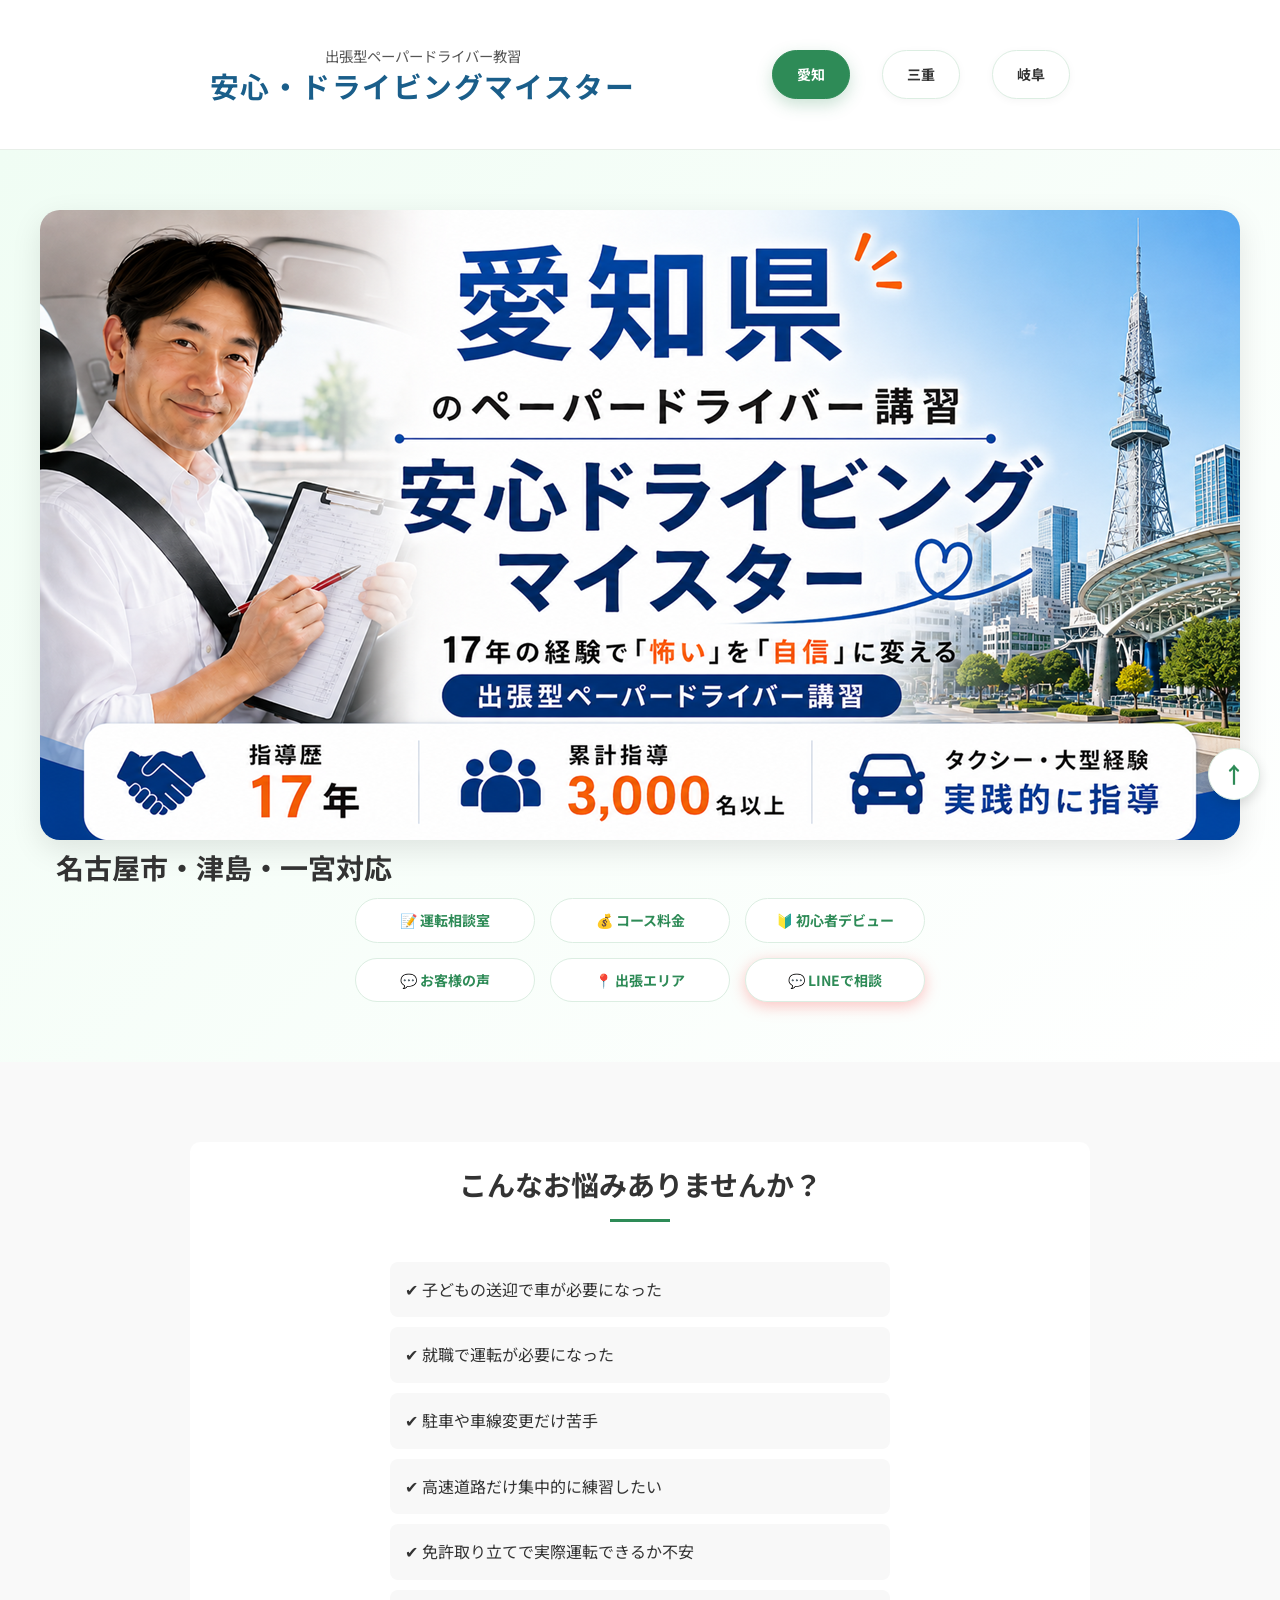
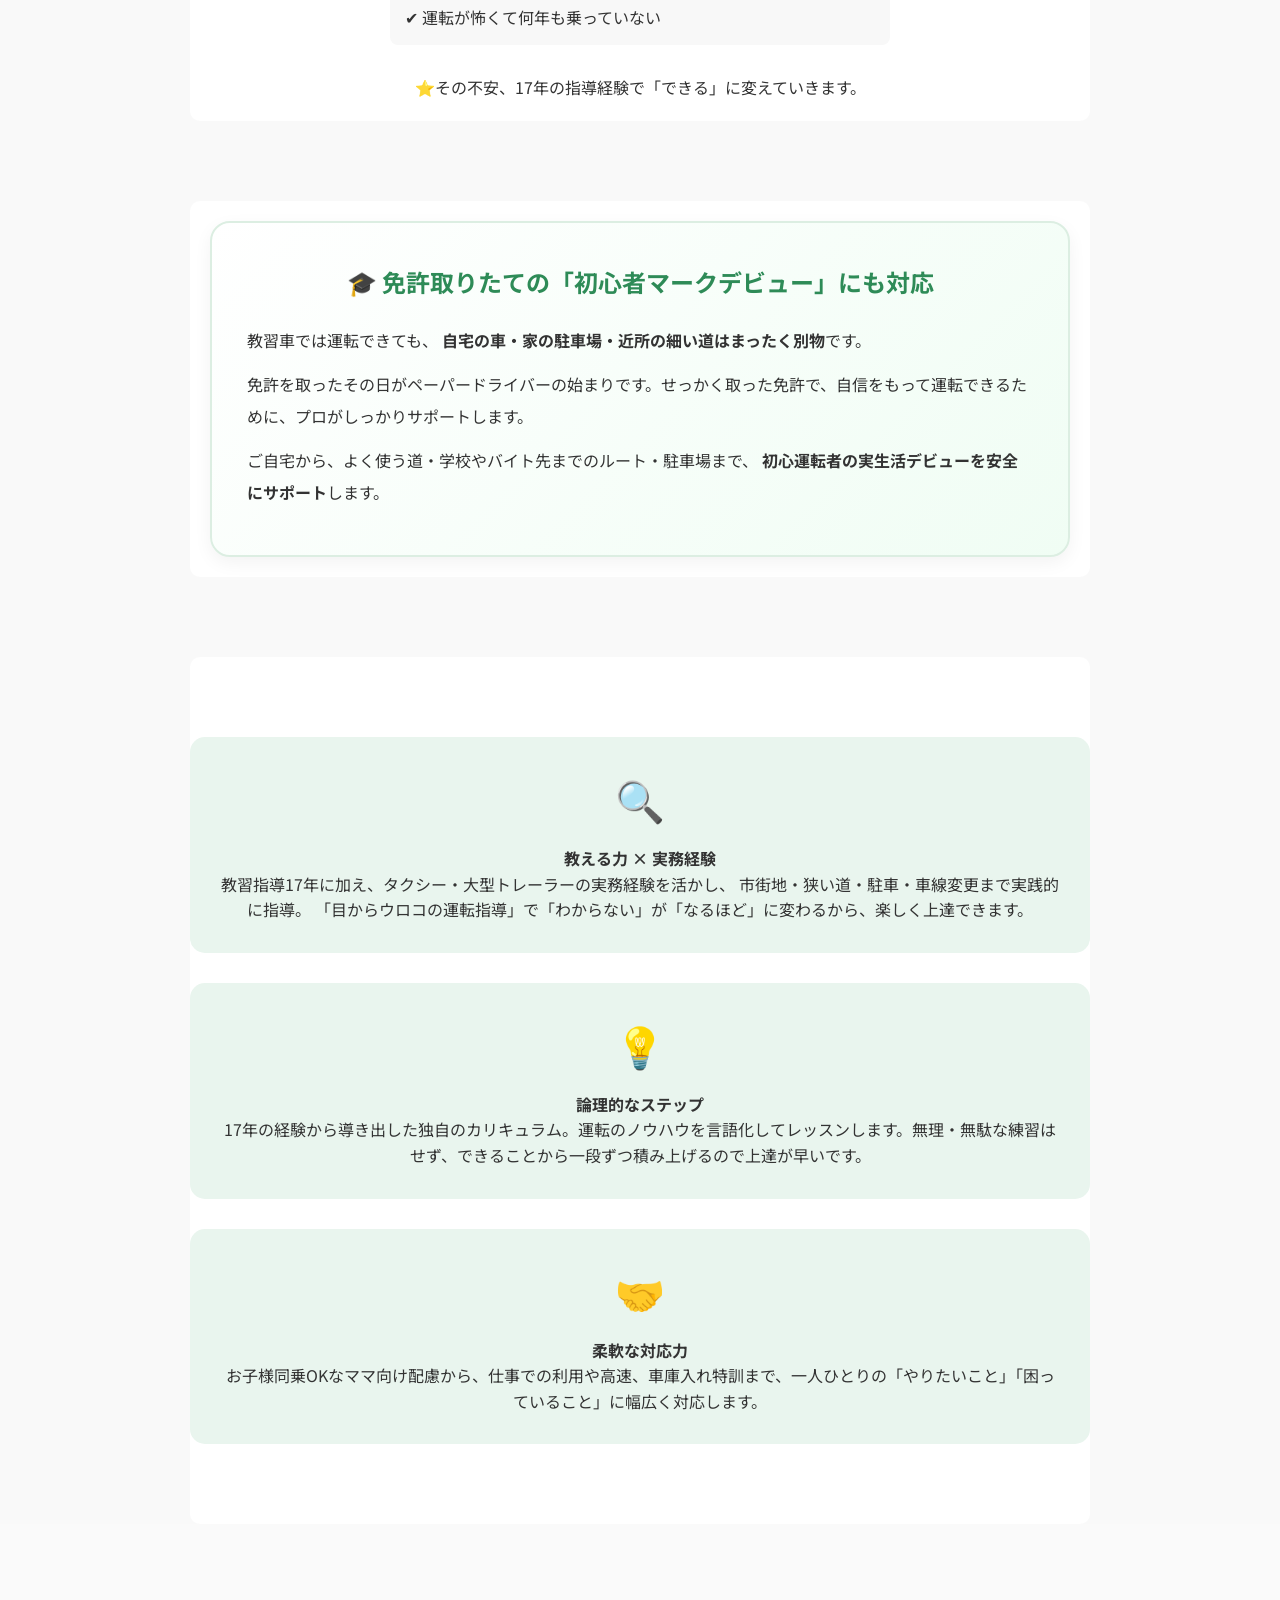
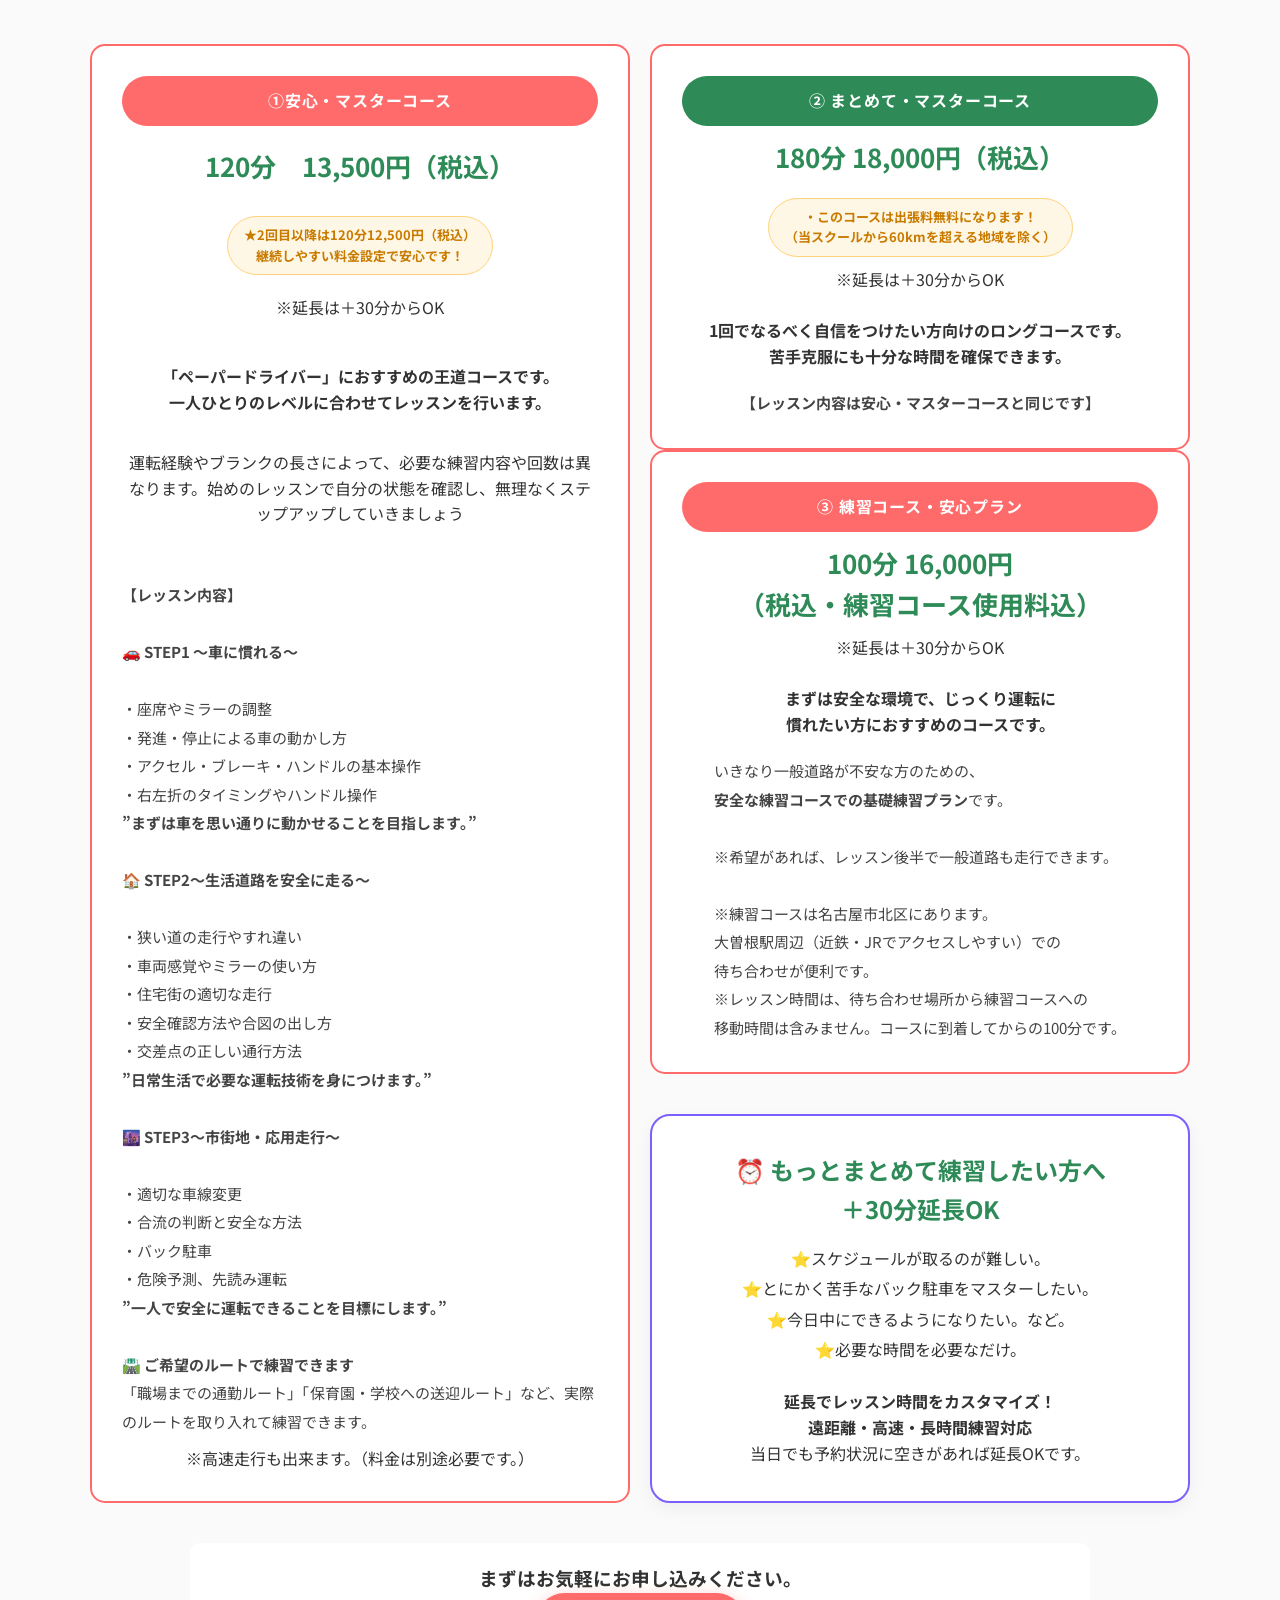
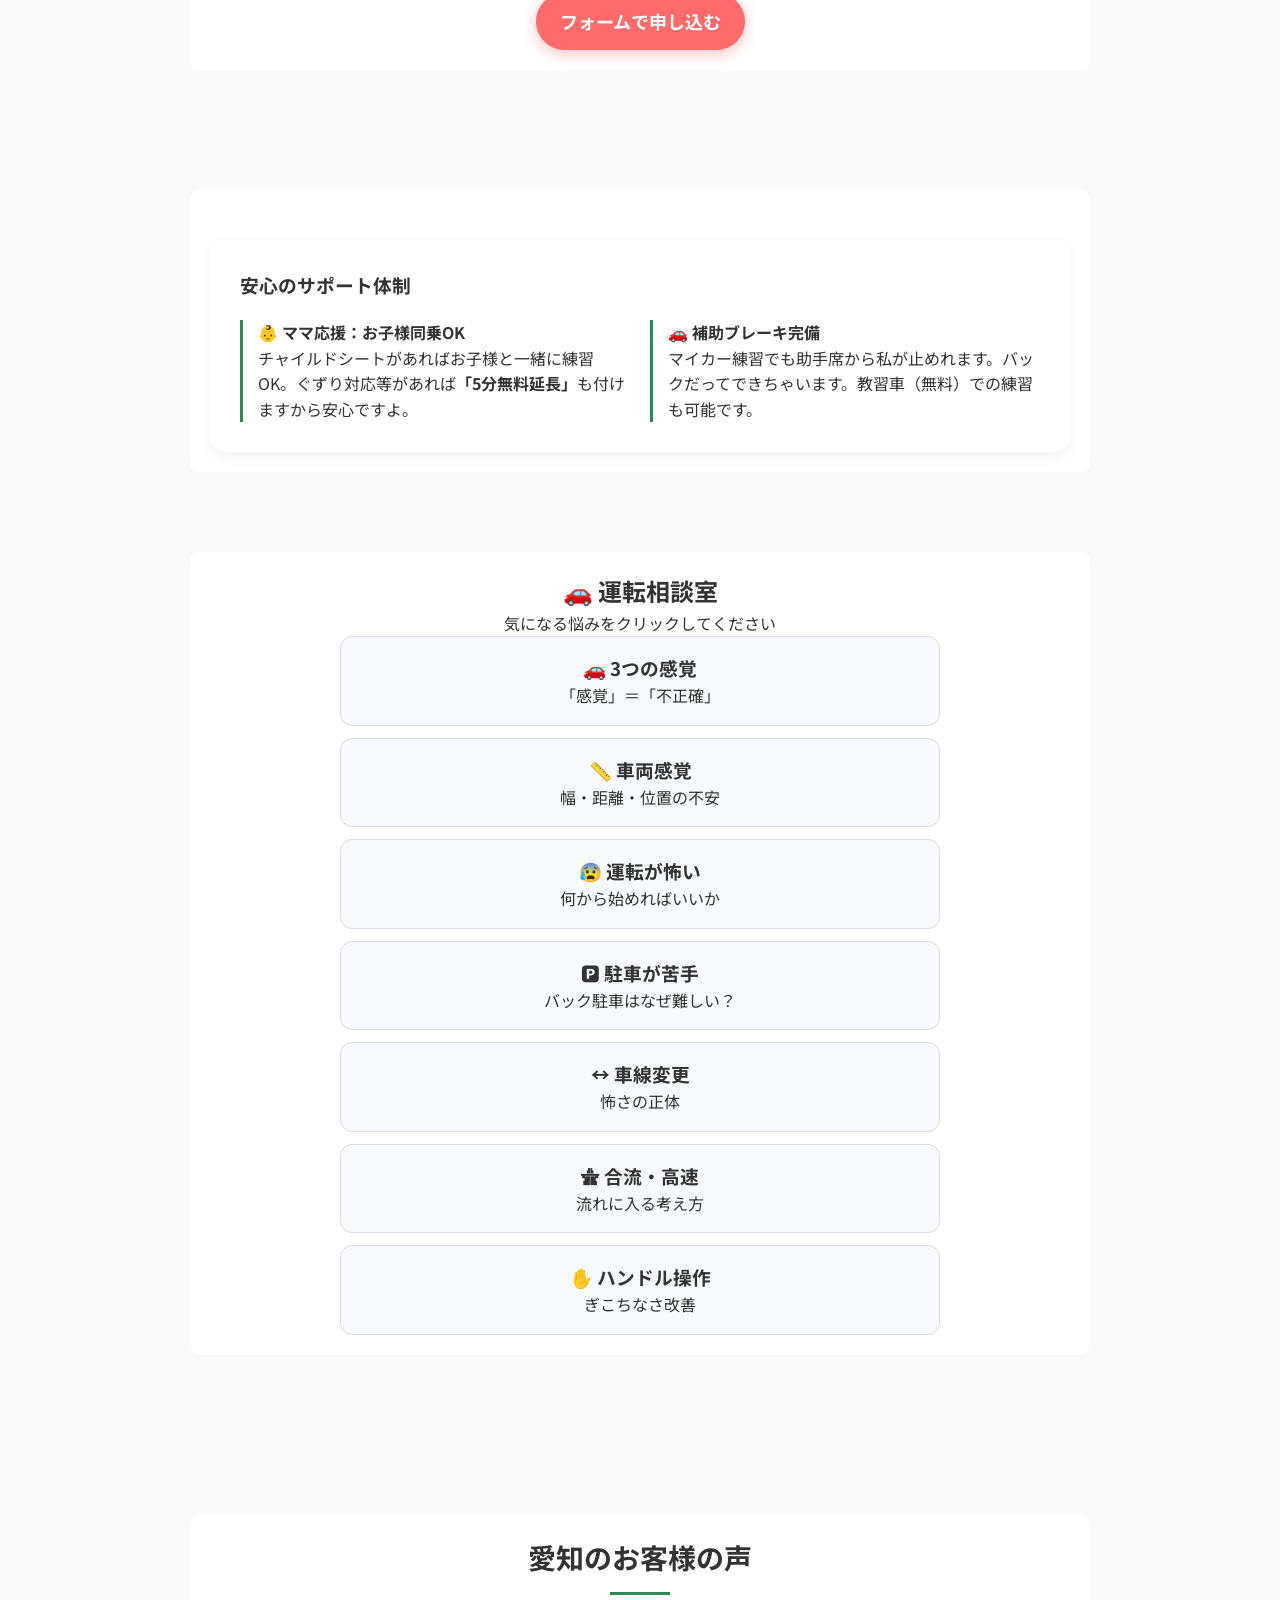
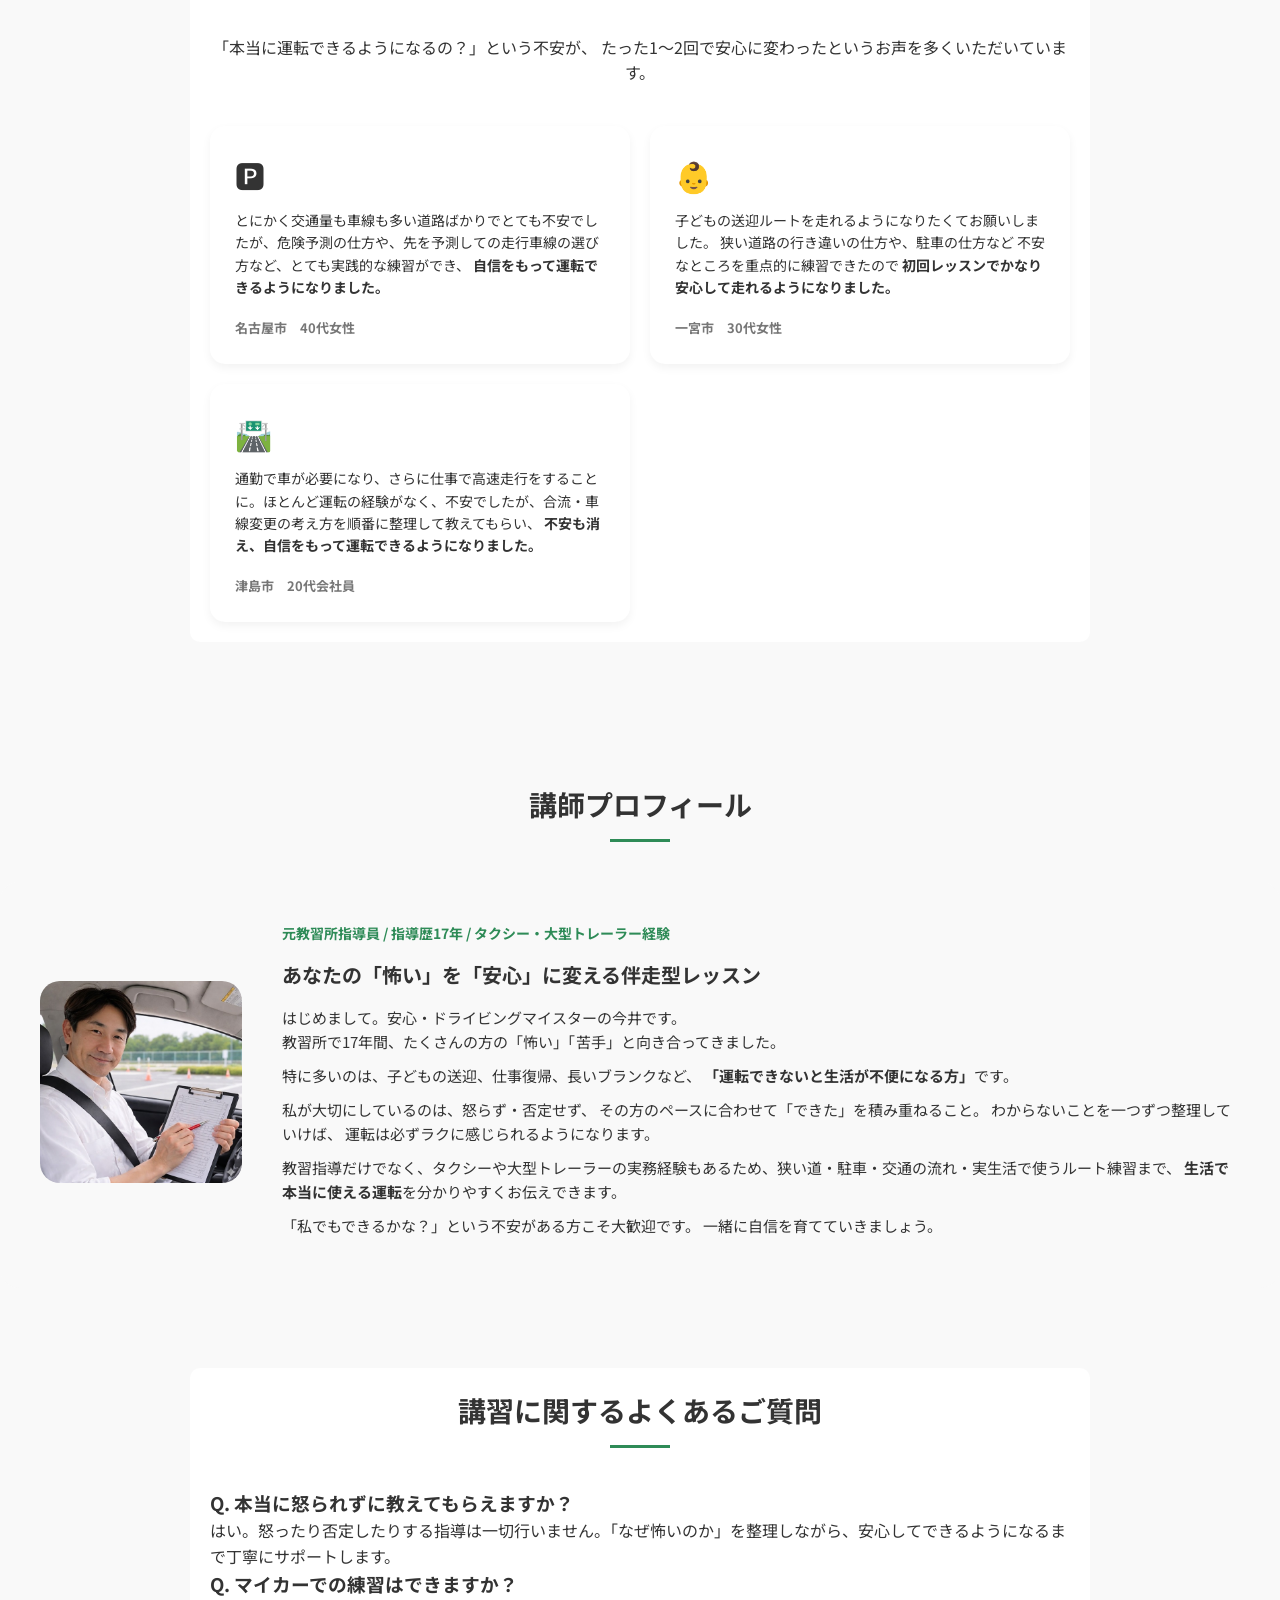
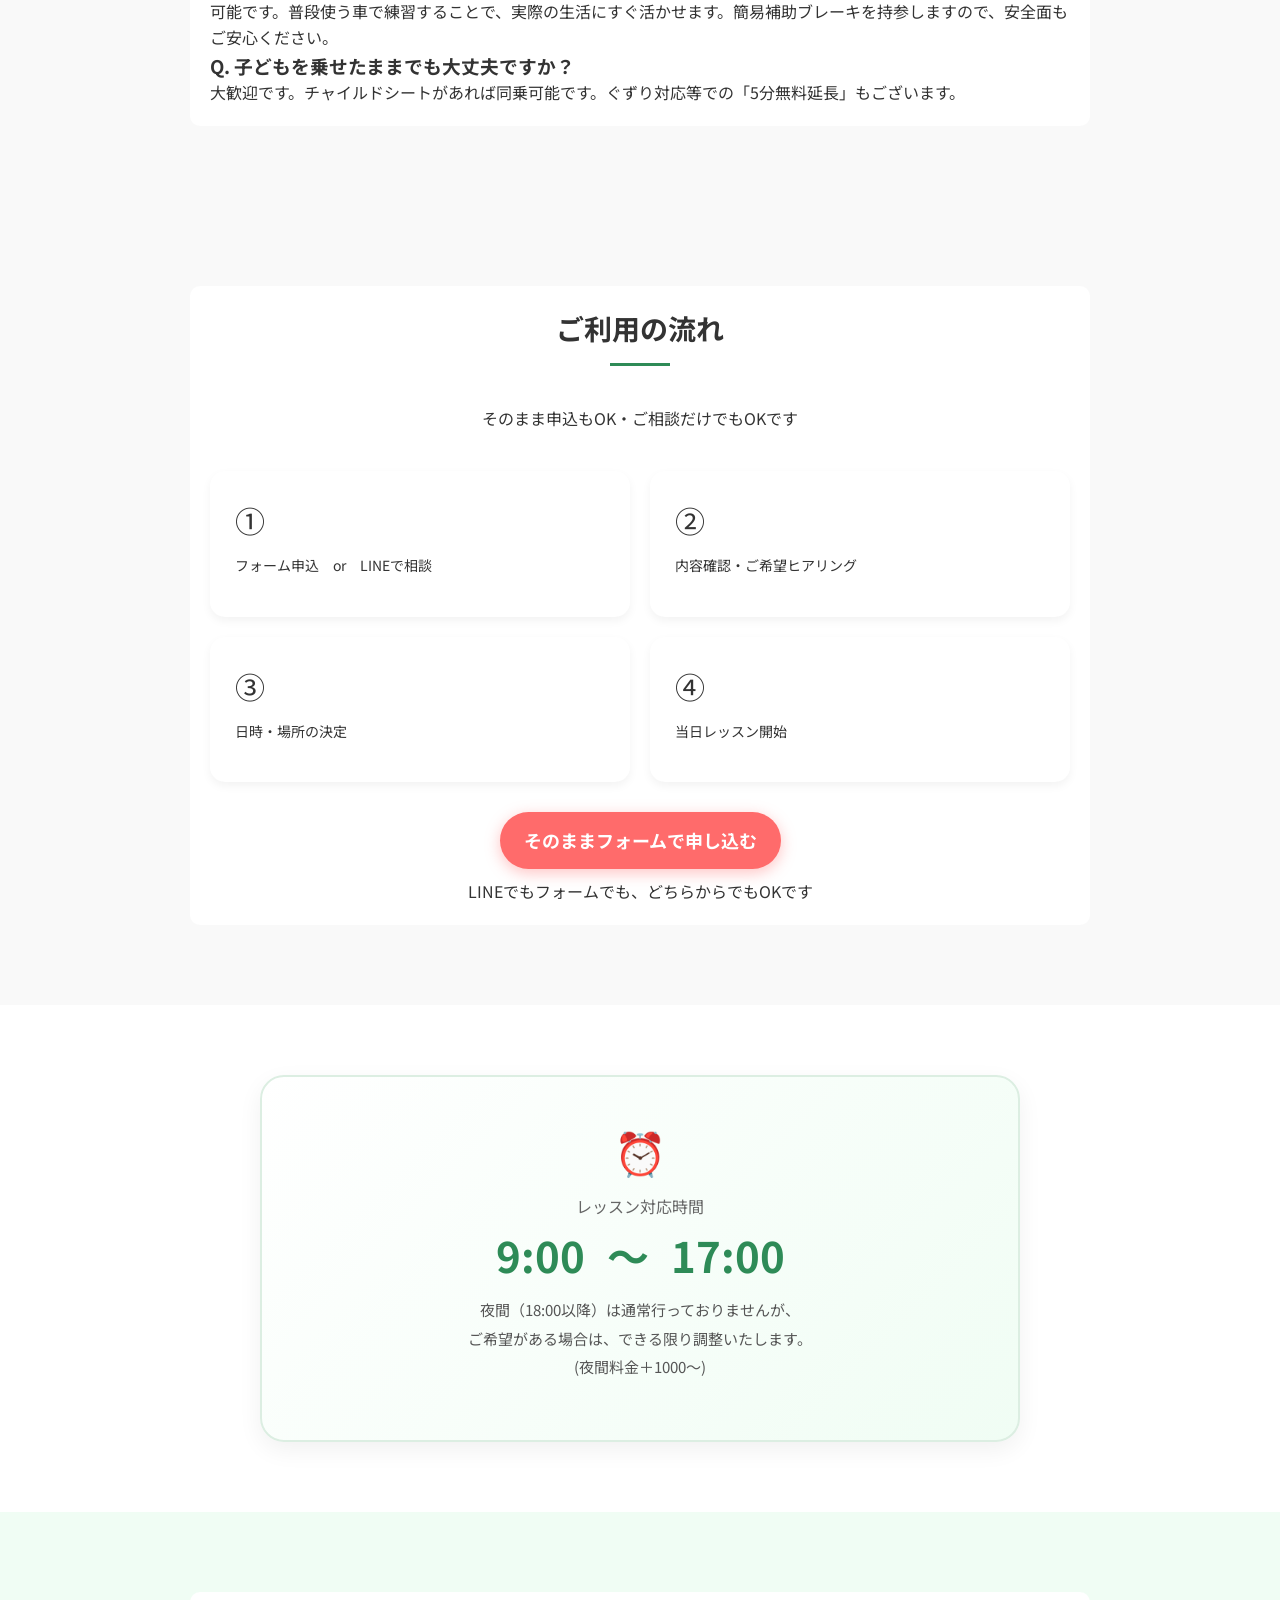
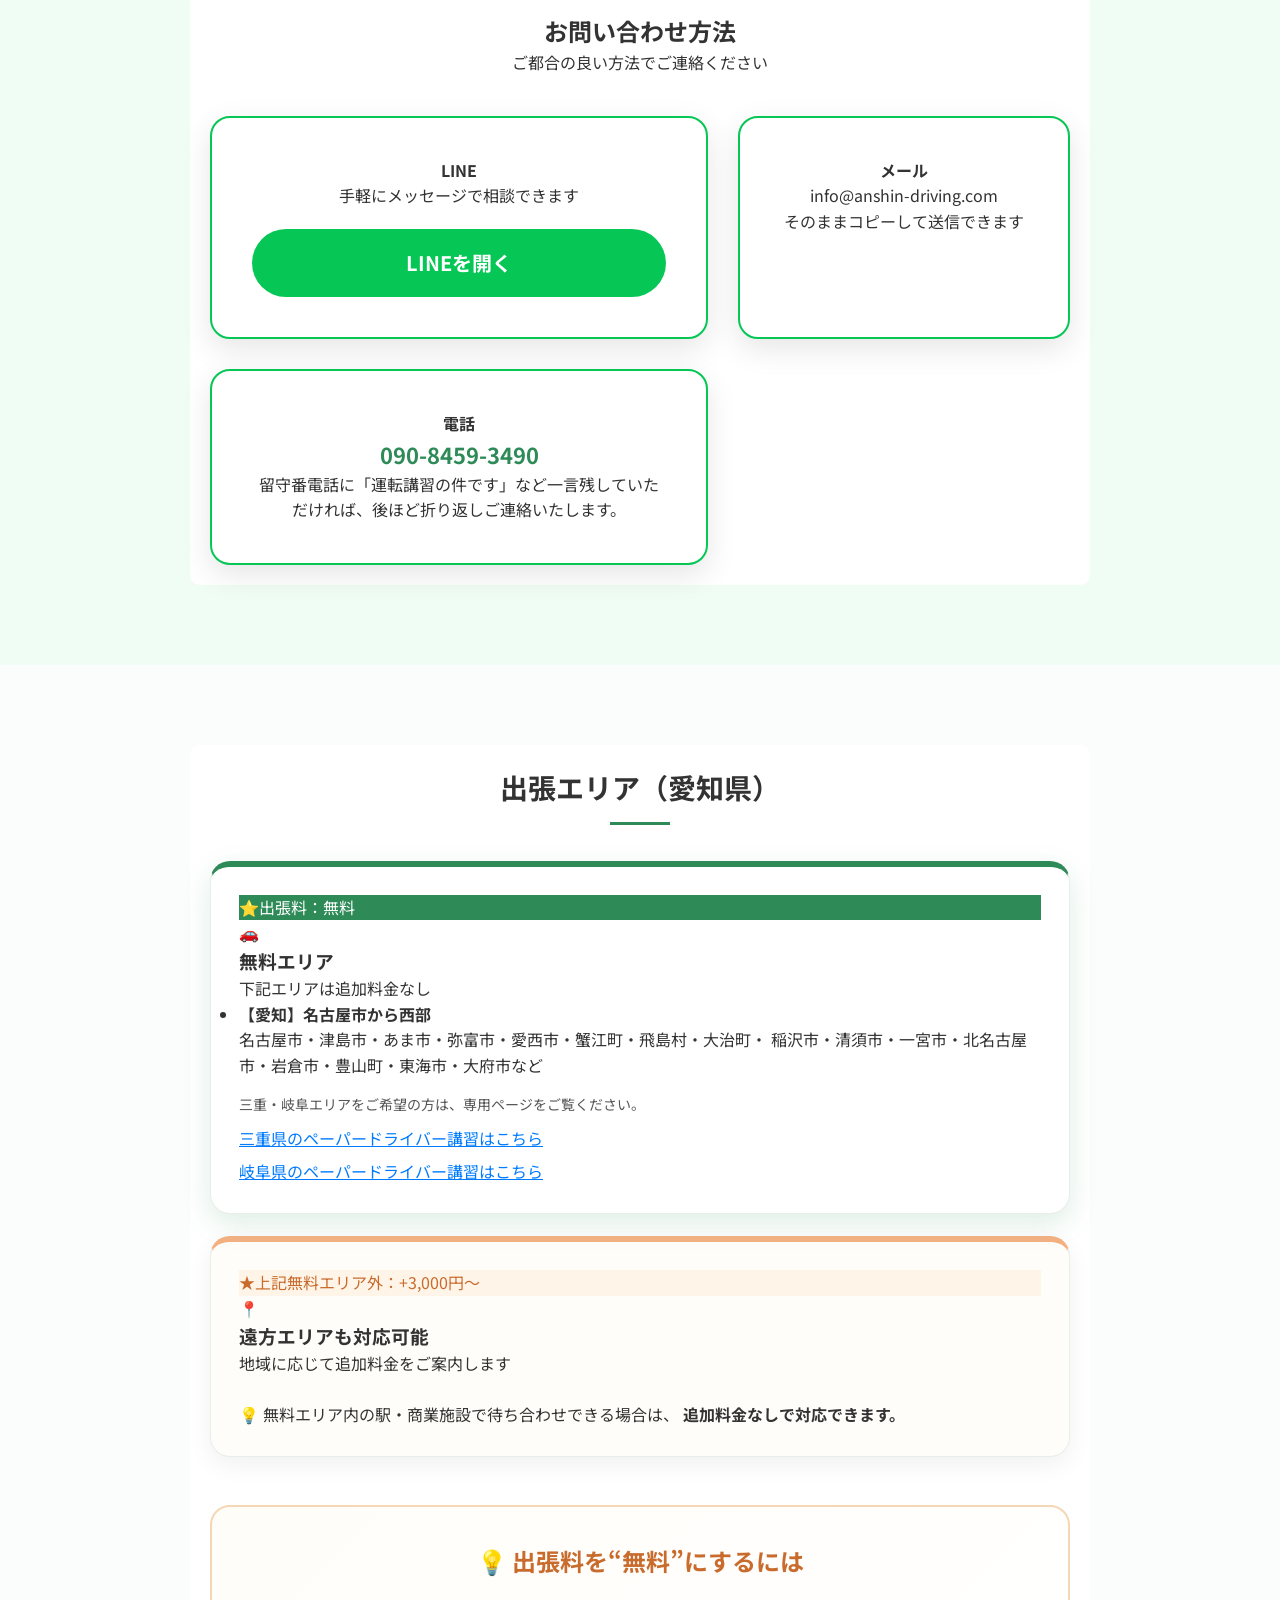
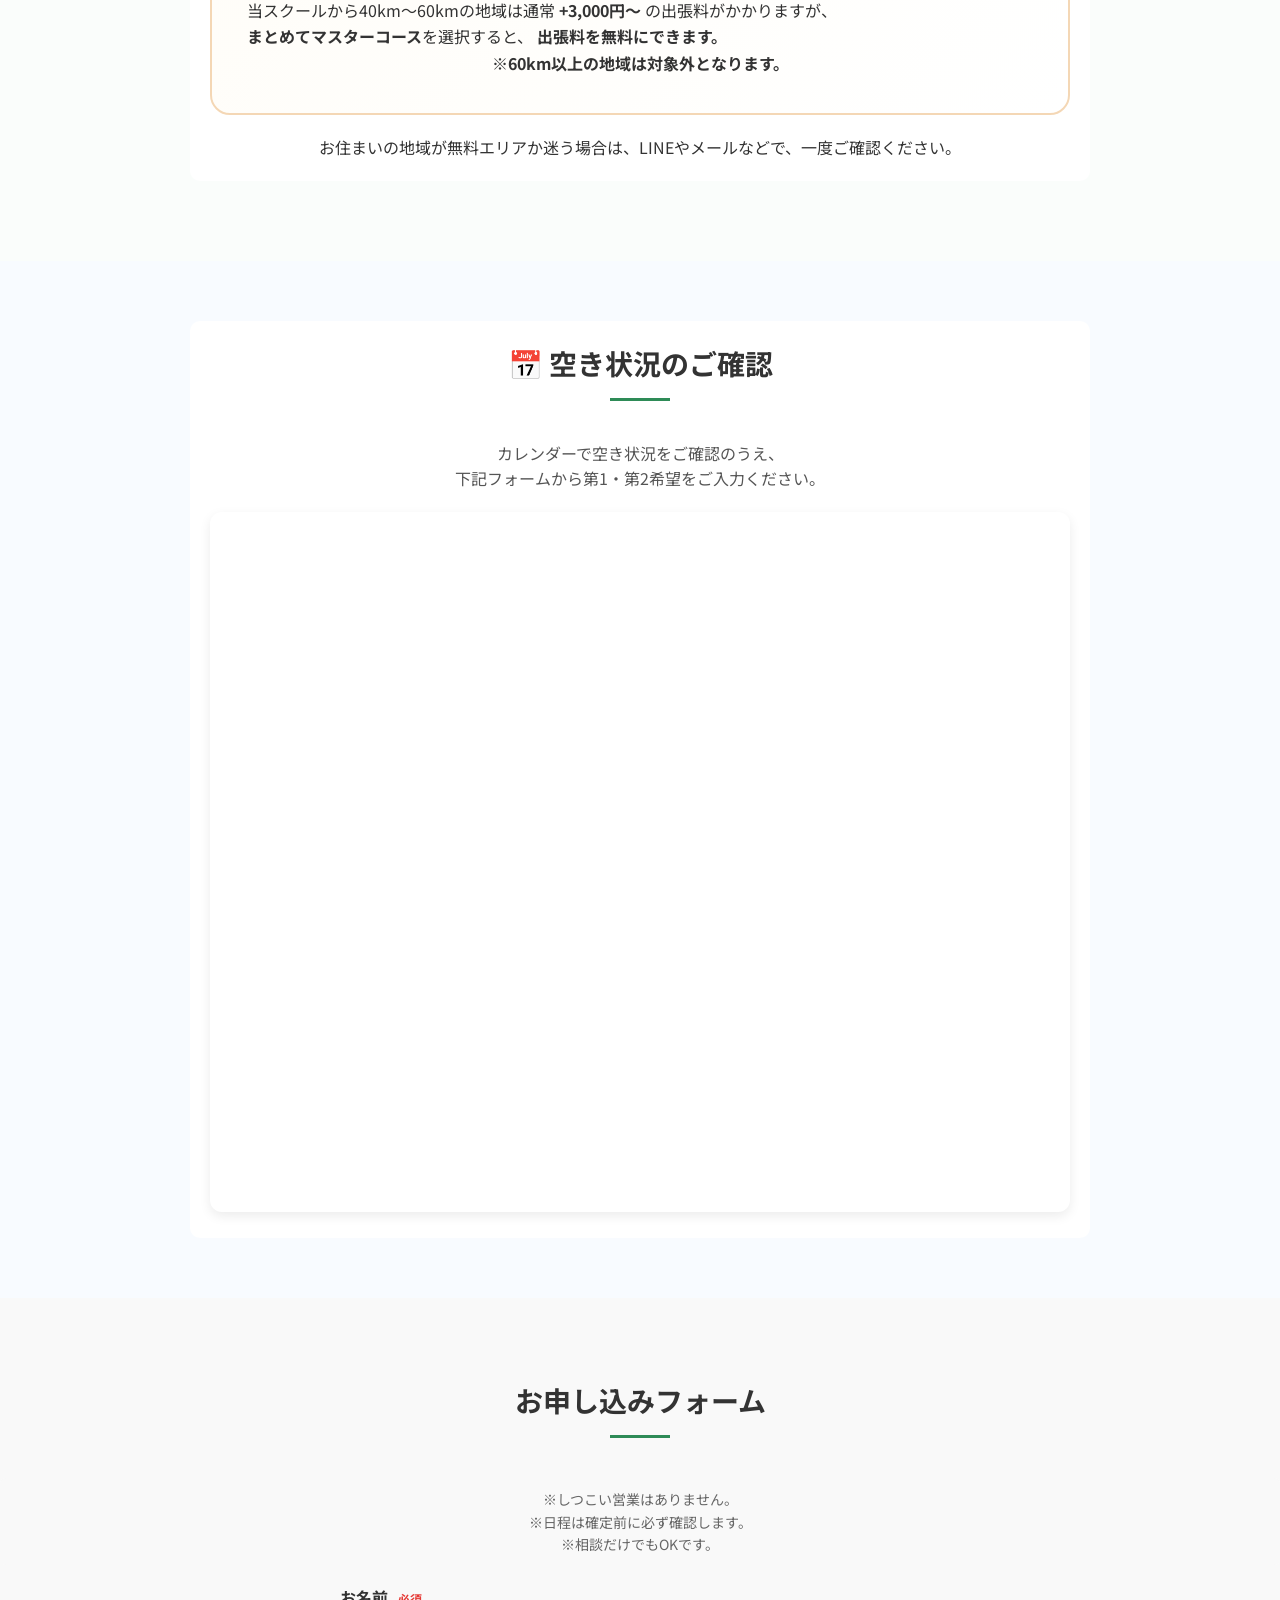
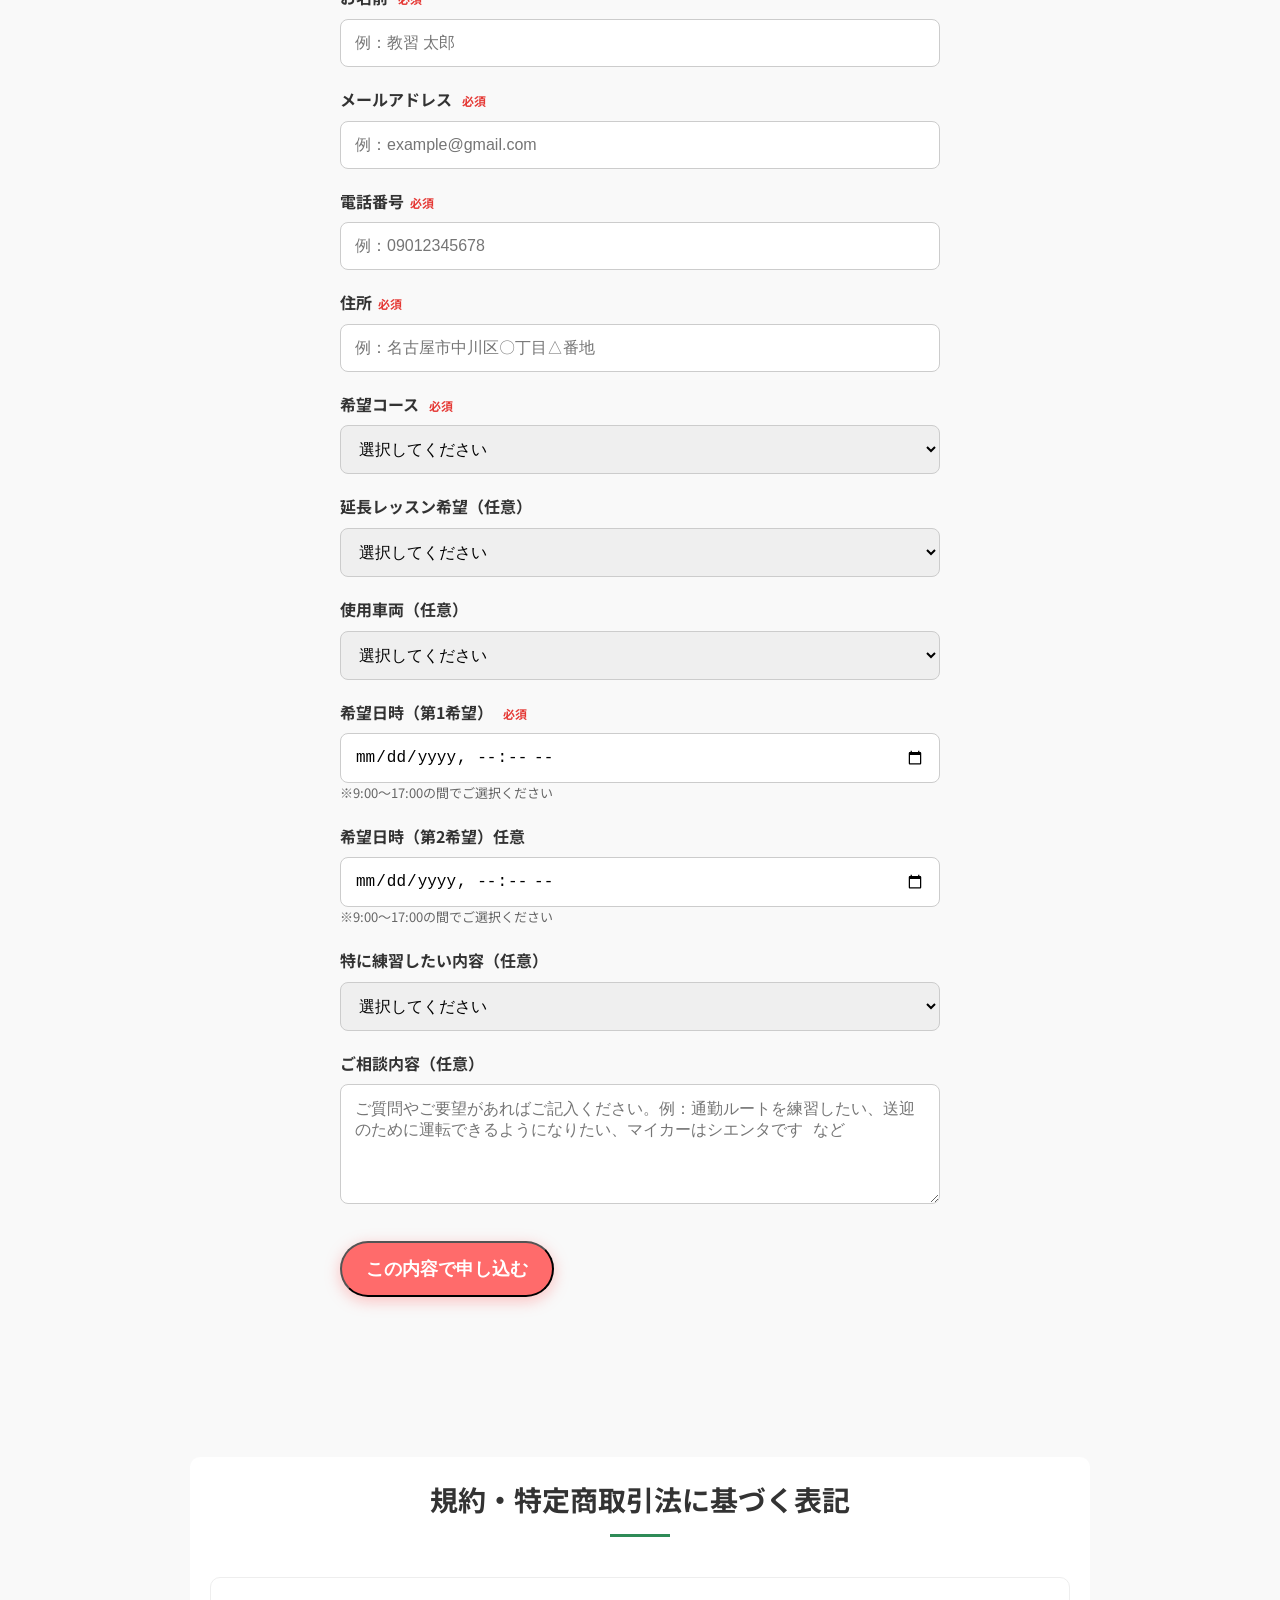
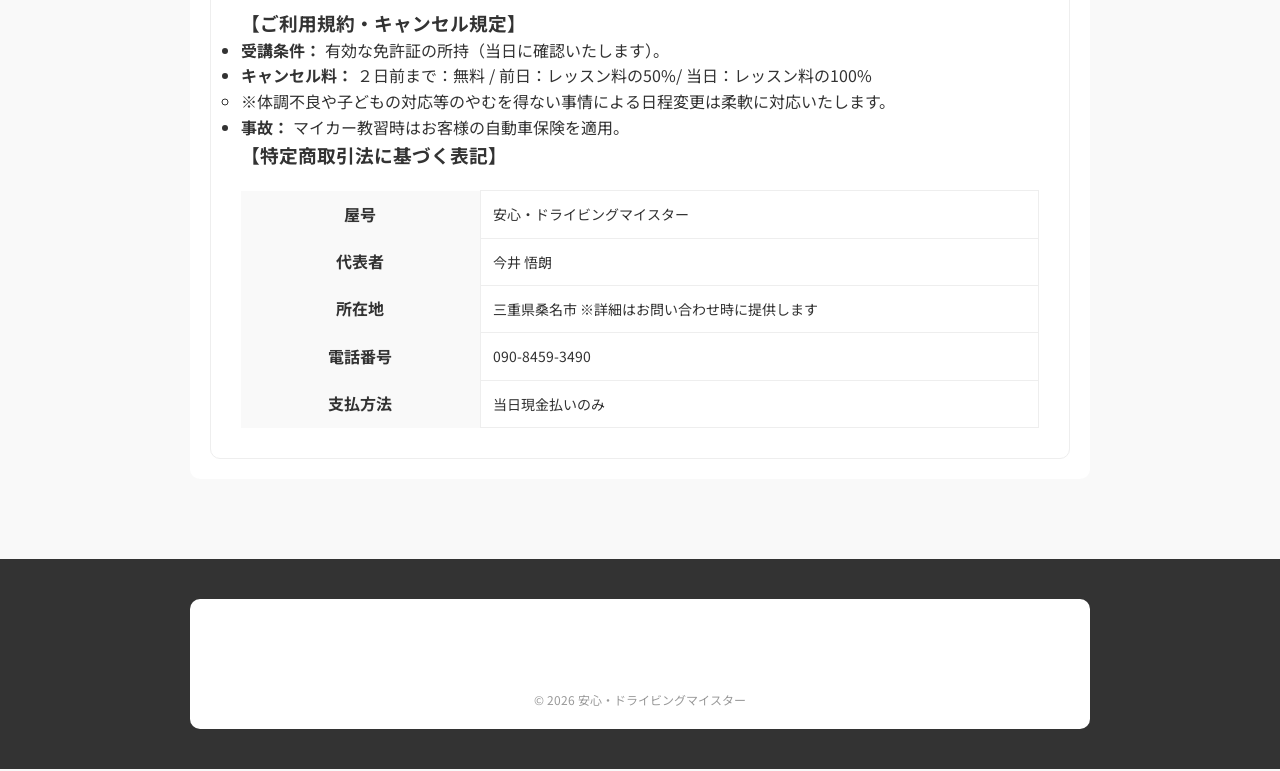
<file: aichi.html>
<!DOCTYPE html>

<html lang="ja">



<head>

    <meta charset="UTF-8">

    <meta name="viewport" content="width=device-width, initial-scale=1.0">

    <title>愛知県のペーパードライバー講習｜名古屋・一宮・津島対応｜元教習指導員17年の出張教習</title>



    <meta name="description" content="愛知県（名古屋・一宮・津島など）で出張ペーパードライバー講習。元教習指導員17年・3,000人以上の指導実績。駐車・車線変更・送迎・通勤など苦手克服をサポート。">



    <meta property="og:title" content="愛知県のペーパードライバー講習｜元教習指導員17年｜出張対応">

    <meta property="og:description" content="愛知県で出張ペーパードライバー講習。元教習所指導員17年。駐車・車線変更・送迎など苦手克服をサポート。">

    <meta property="og:image" content="https://anshin-driving.com/img/aichi_v2.png">

    <meta property="og:image:width" content="1200">

    <meta property="og:image:height" content="630">

    <meta property="og:type" content="website">

    <meta name="google-site-verification" content="TGLKiVPbsa-axD_fPy3SpEioZP9sHDFIO67RhA-PBl0" />

    <meta property="og:url" content="https://anshin-driving.com/aichi.html">
    <link rel="canonical" href="https://anshin-driving.com/aichi.html">

    <link rel="stylesheet" href="style.css">

    <link rel="preconnect" href="https://fonts.googleapis.com">

    <link rel="preconnect" href="https://fonts.gstatic.com" crossorigin>

    <link rel="icon" href="img/favicon.ico">

    <link href="https://fonts.googleapis.com/css2?family=Noto+Sans+JP:wght@400;700&display=swap" rel="stylesheet">



    <script type="application/ld+json">

    {

      "@context": "https://schema.org/",

      "@type": "Service",

      "serviceType": "ペーパードライバー講習",

      "provider": {
  "@type": "LocalBusiness",
  "name": "安心ドライビングマイスター",
  "telephone": "090-8459-3490",
  "url": "https://anshin-driving.com/",
  "address": {
    "@type": "PostalAddress",
    "addressLocality": "桑名市",
    "addressRegion": "三重県"
  }
},
      "areaServed": {
        "@type": "AdministrativeArea",
        "name": "愛知県"
      },

      "offers": {
        "@type": "Offer",
        "price": "14300",
        "priceCurrency": "JPY"
      }
      
    }

    </script>

</head>

<body>

    <header>

        <div class="container">
            <div class="header-layout">
                <div class="logo-area center">
                    <span class="logo-sub">出張型ペーパードライバー教習</span>
                    <div class="logo-main">
                        安心・ドライビングマイスター
                    </div>

                </div>



                <nav class="main-nav area-only-nav">
                    <a href="aichi.html" class="area-tab active" title="愛知県でペーパードライバー講習を受ける">愛知</a>

                    <a href="/" class="area-tab" title="三重県でペーパードライバー講習を受ける">三重</a>

                    <a href="gifu.html" class="area-tab" title="岐阜県でペーパードライバー講習を受ける">岐阜</a>

                </nav>

            </div>

        </div>

    </header>



    <section class="hero-new">

        <div class="hero-image-area">

            <div class="hero-photo-wrap">

                <img src="img/aichi_v2.png" alt="愛知県でペーパードライバー講習を行う安心ドライビングマイスター代表 今井悟朗" class="hero-img-free">
                <h1 class="hero-main-title">
                    名古屋市・津島・一宮対応
                </h1>
            </div>

        </div>

        <div class="hero-btns">
            <div class="hero-quick-nav">
                <a href="#consult">📝 運転相談室</a>
                <a href="#price">💰 コース料金</a>
                <a href="#beginner">🔰 初心者デビュー</a>
                <a href="#voice">💬 お客様の声</a>
                <a href="#area">📍 出張エリア</a>
                <a href="https://lin.ee/PbCxjHP" class="btn hero-btn-main">
                    💬 LINEで相談
                </a>
            </div>
        </div>
    </section>

    <section class="section worry-section">
        <div class="container center">
            <h2 class="section-title">こんなお悩みありませんか？</h2>
            <div class="area-list">
                <div class="area-group">✔ 子どもの送迎で車が必要になった</div>
                <div class="area-group">✔ 就職で運転が必要になった</div>
                <div class="area-group">✔ 駐車や車線変更だけ苦手</div>
                <div class="area-group">✔ 高速道路だけ集中的に練習したい</div>
                <div class="area-group">✔ 免許取り立てで実際運転できるか不安</div>
                <div class="area-group">✔ 運転が怖くて何年も乗っていない</div>
            </div>
            <p class="voice-bottom-message">⭐その不安、17年の指導経験で「できる」に変えていきます。</p>
        </div>
    </section>

    <section class="section beginner-section" id="beginner">
        <div class="container">
            <div class="beginner-box">
                <h3>🎓 免許取りたての「初心者マークデビュー」にも対応</h3>
                <p>
                    教習車では運転できても、
                    <strong>自宅の車・家の駐車場・近所の細い道はまったく別物</strong>です。
                </p>
                <p>
                    免許を取ったその日がペーパードライバーの始まりです。せっかく取った免許で、自信をもって運転できるために、プロがしっかりサポートします。
                </p>
                <p>
                    ご自宅から、よく使う道・学校やバイト先までのルート・駐車場まで、
                    <strong>初心運転者の実生活デビューを安全にサポート</strong>します。
                </p>
            </div>
        </div>
    </section>

    <section class="section container" id="features">
        <div class="feature-row">
            <div class="feature-item">
                <span class="feature-icon">🔍</span>
                <h4>教える力 × 実務経験</h4>
                <p>
                    教習指導17年に加え、タクシー・大型トレーラーの実務経験を活かし、
                    市街地・狭い道・駐車・車線変更まで実践的に指導。
                    「目からウロコの運転指導」で「わからない」が「なるほど」に変わるから、楽しく上達できます。
                </p>
            </div>
            <div class="feature-item">
                <span class="feature-icon">💡</span>
                <h4>論理的なステップ</h4>
                <p>17年の経験から導き出した独自のカリキュラム。運転のノウハウを言語化してレッスンします。無理・無駄な練習はせず、できることから一段ずつ積み上げるので上達が早いです。</p>
            </div>
            <div class="feature-item">
                <span class="feature-icon">🤝</span>
                <h4>柔軟な対応力</h4>
                <p>お子様同乗OKなママ向け配慮から、仕事での利用や高速、車庫入れ特訓まで、一人ひとりの「やりたいこと」「困っていること」に幅広く対応します。</p>
            </div>
        </div>
    </section>

    <!-- 料金 -->
    <section class="section price-bg center" id="price">
        <div class="single-price">
            <div class="price-card recommended popular">

                <span class="price-tag tag-pink">①安心・マスターコース</span>
                <p class="price-name"><strong>120分　13,500円（税込）</strong></p>
                <p class="popular-note">
                    ★2回目以降は120分12,500円（税込）<br>

                    継続しやすい料金設定で安心です！
                </p>

                <p>※延長は＋30分からOK</p><br>

                <strong>「ペーパードライバー」におすすめの王道コースです。<br>
                    一人ひとりのレベルに合わせてレッスンを行います。</strong><br>

                運転経験やブランクの長さによって、必要な練習内容や回数は異なります。始めのレッスンで自分の状態を確認し、無理なくステップアップしていきましょう<br>
                <br>

                <p class="price-detail">
                    <strong>【レッスン内容】
                    </strong><br><br>


                    <strong>🚗 STEP1 ～車に慣れる～</strong><br><br>

                    ・座席やミラーの調整<br>
                    ・発進・停止による車の動かし方<br>
                    ・アクセル・ブレーキ・ハンドルの基本操作<br>
                    ・右左折のタイミングやハンドル操作<br>
                    <strong>”まずは車を思い通りに動かせることを目指します。”</strong><br><br>

                    <strong>🏠 STEP2～生活道路を安全に走る～</strong><br><br>

                    ・狭い道の走行やすれ違い<br>
                    ・車両感覚やミラーの使い方<br>
                    ・住宅街の適切な走行<br>
                    ・安全確認方法や合図の出し方<br>
                    ・交差点の正しい通行方法<br>
                    <strong>”日常生活で必要な運転技術を身につけます。”</strong><br><br>

                    <strong>🌆 STEP3～市街地・応用走行～</strong><br><br>
                    ・適切な車線変更<br>
                    ・合流の判断と安全な方法<br>
                    ・バック駐車<br>
                    ・危険予測、先読み運転<br>
                    <strong>”一人で安全に運転できることを目標にします。”</strong><br><br>

                    <strong>🛣️ ご希望のルートで練習できます</strong><br>
                    「職場までの通勤ルート」「保育園・学校への送迎ルート」など、実際のルートを取り入れて練習できます。
                </p>
                <p>※高速走行も出来ます。（料金は別途必要です。）</p>
            </div>
            <div>
                <div class="price-card recommended">
                    <span class="price-tag tag-green">② まとめて・マスターコース</span>
                    <p class="price-name"><strong>180分 18,000円（税込）</strong></p>

                    <p class="popular-note">
                        ・このコースは出張料無料になります！<br>
                        （当スクールから60kmを超える地域を除く）
                    </p>

                    <p>※延長は＋30分からOK</p><br>

                    <strong>1回でなるべく自信をつけたい方向けのロングコースです。<br>
                        苦手克服にも十分な時間を確保できます。</strong>

                    <p class="price-detail">
                        <strong>【レッスン内容は安心・マスターコースと同じです】
                        </strong>
                    </p>
                </div>

                <div class="price-card recommended">
                    <span class="price-tag tag-pink">③ 練習コース・安心プラン</span>

                    <p class="price-name"><strong>100分 16,000円<br>
                            （税込・練習コース使用料込）</strong></p>

                    <p>※延長は＋30分からOK</p><br>

                    <strong>まずは安全な環境で、じっくり運転に<br>
                        慣れたい方におすすめのコースです。</strong>

                    <p class="price-detail">
                        いきなり一般道路が不安な方のための、<br>
                        <strong>安全な練習コースでの基礎練習プラン</strong>です。<br><br>
                        ※希望があれば、レッスン後半で一般道路も走行できます。<br><br>

                        ※練習コースは名古屋市北区にあります。<br>
                        大曽根駅周辺（近鉄・JRでアクセスしやすい）での<br>
                        待ち合わせが便利です。<br>
                        ※レッスン時間は、待ち合わせ場所から練習コースへの<br>
                        移動時間は含みません。コースに到着してからの100分です。
                    </p>
                </div>

                <div class="extension-box">
                    <h3 class="extension-title">⏰ もっとまとめて練習したい方へ<br>
                        ＋30分延長OK</h3>

                    <p class="extension-lead">

                        ⭐スケジュールが取るのが難しい。<br>
                        ⭐とにかく苦手なバック駐車をマスターしたい。<br>
                        ⭐今日中にできるようになりたい。など。<br>
                        ⭐必要な時間を必要なだけ。<br>
                    </p>

                    <div class="extension-grid">
                        <div class="extension-item">
                            <h4>延長でレッスン時間をカスタマイズ！</h4>
                            <p><strong>遠距離・高速・長時間練習対応</strong></p>
                        </div>
                    </div>

                    <p class="extension-note">
                        当日でも予約状況に空きがあれば延長OKです。
                    </p>
                </div>
            </div>
        </div>
        <div class="container center" style="margin:40px auto;">
            <h3>まずはお気軽にお申し込みください。</h3>
            <a href="#form" class="btn hero-btn-main">
                フォームで申し込む
            </a>
        </div>
    </section>

    <!-- サポート体制 -->
    <div class="container">
        <div class="info-box">
            <h3 class="info-title">安心のサポート体制</h3>
            <div class="info-grid">
                <div class="info-item mama-benefit">
                    <h4>👶 ママ応援：お子様同乗OK</h4>
                    <p>チャイルドシートがあればお子様と一緒に練習OK。ぐずり対応等があれば<strong>「5分無料延長」</strong>も付けますから安心ですよ。</p>
                </div>

                <div class="info-item">
                    <h4>🚗 補助ブレーキ完備</h4>
                    <p>マイカー練習でも助手席から私が止めれます。バックだってできちゃいます。教習車（無料）での練習も可能です。</p>
                </div>
            </div>
        </div>
    </div>

    <!-- 運転相談室 -->
    <section class="section center" id="consult">
        <div class="container center">
            <h2>🚗 運転相談室</h2>
            <p>気になる悩みをクリックしてください</p>
            <div class="consult-grid">
                <a href="consult.html#three" class="consult-card">
                    <h3>🚗 3つの感覚</h3>
                    <p>「感覚」＝「不正確」</p>
                </a>
                <a href="consult.html#space" class="consult-card">
                    <h3>📏 車両感覚</h3>
                    <p>幅・距離・位置の不安</p>
                </a>
                <a href="consult.html#fear" class="consult-card">
                    <h3>😰 運転が怖い</h3>
                    <p>何から始めればいいか</p>
                </a>
                <a href="consult.html#parking" class="consult-card">
                    <h3>🅿️ 駐車が苦手</h3>
                    <p>バック駐車はなぜ難しい？</p>
                </a>
                <a href="consult.html#lane" class="consult-card">
                    <h3>↔ 車線変更</h3>
                    <p>怖さの正体</p>
                </a>
                <a href="consult.html#merge" class="consult-card">
                    <h3>🛣 合流・高速</h3>
                    <p>流れに入る考え方</p>
                </a>
                <a href="consult.html#handle" class="consult-card">
                    <h3>✋ ハンドル操作</h3>
                    <p>ぎこちなさ改善</p>
                </a>
            </div>
        </div>
    </section>

    <!-- お客様の声 -->

    <section class="section voice-section" id="voice">
        <div class="container">
            <h2 class="section-title center">愛知のお客様の声</h2>

            <p class="voice-lead center">
                「本当に運転できるようになるの？」という不安が、
                たった1〜2回で安心に変わったというお声を多くいただいています。
            </p>

            <div class="voice-grid">
                <div class="voice-card">
                    <div class="voice-icon">🅿️</div>

                    <p class="voice-text">
                        とにかく交通量も車線も多い道路ばかりでとても不安でしたが、危険予測の仕方や、先を予測しての走行車線の選び方など、とても実践的な練習ができ、
                        <strong>自信をもって運転できるようになりました。</strong>
                    </p>

                    <span class="voice-user">名古屋市　40代女性</span>
                </div>

                <div class="voice-card">
                    <div class="voice-icon">👶</div>

                    <p class="voice-text">
                        子どもの送迎ルートを走れるようになりたくてお願いしました。
                        狭い道路の行き違いの仕方や、駐車の仕方など
                        不安なところを重点的に練習できたので
                        <strong>初回レッスンでかなり安心して走れるようになりました。</strong>
                    </p>
                    <span class="voice-user">一宮市　30代女性</span>
                </div>

                <div class="voice-card">
                    <div class="voice-icon">🛣️</div>

                    <p class="voice-text">
                        通勤で車が必要になり、さらに仕事で高速走行をすることに。ほとんど運転の経験がなく、不安でしたが、合流・車線変更の考え方を順番に整理して教えてもらい、
                        <strong>不安も消え、自信をもって運転できるようになりました。</strong>
                    </p>

                    <span class="voice-user">津島市　20代会社員</span>
                </div>
            </div>
        </div>
    </section>

    <!-- 講師プロフィール -->
    <h2 class="section-title center profile-title">講師プロフィール</h2>
    <div class="profile-box">
        <div class="profile-image">
            <img src="img/koushi.jpg" alt="元教習所指導員・今井悟朗のプロフィール。タクシー・大型トレーラー経験を活かした実践的な運転指導"
                class="profile-img-standard">
        </div>
        <div class="profile-content">
            <p class="profile-sub">
                元教習所指導員 / 指導歴17年 / タクシー・大型トレーラー経験
            </p>
            <h3 class="profile-name">あなたの「怖い」を「安心」に変える伴走型レッスン</h3>

            <p class="profile-text">
                はじめまして。安心・ドライビングマイスターの今井です。<br>
                教習所で17年間、たくさんの方の「怖い」「苦手」と向き合ってきました。
            </p>
            <p class="profile-text">
                特に多いのは、子どもの送迎、仕事復帰、長いブランクなど、
                <strong>「運転できないと生活が不便になる方」</strong>です。
            </p>
            <p class="profile-text">
                私が大切にしているのは、怒らず・否定せず、
                その方のペースに合わせて「できた」を積み重ねること。
                わからないことを一つずつ整理していけば、
                運転は必ずラクに感じられるようになります。
            </p>
            <p class="profile-text">
                教習指導だけでなく、タクシーや大型トレーラーの実務経験もあるため、狭い道・駐車・交通の流れ・実生活で使うルート練習まで、
                <strong>生活で本当に使える運転</strong>を分かりやすくお伝えできます。
            </p>

            <p class="profile-text">
                「私でもできるかな？」という不安がある方こそ大歓迎です。
                一緒に自信を育てていきましょう。
            </p>
        </div>
    </div>

    <section class="section faq-section" id="faq">
        <div class="container">
            <h2 class="section-title center">講習に関するよくあるご質問</h2>
            <div class="faq-list">
                <div class="faq-item">
                    <h3 class="faq-question">Q. 本当に怒られずに教えてもらえますか？</h3>
                    <p class="faq-answer">はい。怒ったり否定したりする指導は一切行いません。「なぜ怖いのか」を整理しながら、安心してできるようになるまで丁寧にサポートします。</p>
                </div>

                <div class="faq-item">
                    <h3 class="faq-question">Q. マイカーでの練習はできますか？</h3>
                    <p class="faq-answer">可能です。普段使う車で練習することで、実際の生活にすぐ活かせます。簡易補助ブレーキを持参しますので、安全面もご安心ください。</p>
                </div>

                <div class="faq-item">
                    <h3 class="faq-question">Q. 子どもを乗せたままでも大丈夫ですか？</h3>
                    <p class="faq-answer">大歓迎です。チャイルドシートがあれば同乗可能です。ぐずり対応等での「5分無料延長」もございます。</p>
                </div>
            </div>
        </div>
    </section>

    <section class="section flow-section" id="flow">
        <div class="container">
            <h2 class="section-title center">ご利用の流れ</h2>
            <p class="center">そのまま申込もOK・ご相談だけでもOKです</p>

            <div class="voice-grid">
                <div class="voice-card">
                    <div class="voice-icon">①</div>
                    <p class="voice-text">フォーム申込　or　LINEで相談</p>
                </div>

                <div class="voice-card">
                    <div class="voice-icon">②</div>
                    <p class="voice-text">内容確認・ご希望ヒアリング</p>
                </div>

                <div class="voice-card">
                    <div class="voice-icon">③</div>
                    <p class="voice-text">日時・場所の決定</p>
                </div>

                <div class="voice-card">
                    <div class="voice-icon">④</div>
                    <p class="voice-text">当日レッスン開始</p>
                </div>
            </div>

            <div class="center" style="margin-top:30px;">
                <a href="#form" class="btn hero-btn-main">
                    そのままフォームで申し込む
                </a>

                <p style="margin-top:10px;">
                    LINEでもフォームでも、どちらからでもOKです
                </p>
            </div>
        </div>
    </section>

    <!-- レッスン時間 -->
    <section class="section lesson-time-section">
        <div class="container">
            <div class="lesson-time-card">
                <div class="lesson-time-icon">⏰</div>
                <p class="lesson-time-label">レッスン対応時間</p>
                <div class="lesson-time-hours">

                    <span>9:00</span>
                    <span class="wave">〜</span>
                    <span>17:00</span>

                </div>

                <p class="lesson-time-note">
                    夜間（18:00以降）は通常行っておりませんが、<br>
                    ご希望がある場合は、できる限り調整いたします。<br>(夜間料金＋1000～)
                </p>

            </div>
        </div>
    </section>
    <!-- お問い合わせ方法 -->
    <section class="cta-band">
        <div class="container center">
            <h2 class="cta-title">お問い合わせ方法</h2>
            <p class="cta-sub">ご都合の良い方法でご連絡ください</p>

            <div class="contact-options">
                <div class="contact-box">
                    <h4>LINE</h4>
                    <p class="contact-desc">手軽にメッセージで相談できます</p>
                    <a href="https://lin.ee/PbCxjHP" class="btn cta-line-btn">
                        LINEを開く
                    </a>
                </div>

                <div class="contact-box">
                    <h4>メール</h4>
                    <p class="email-addr">info@anshin-driving.com</p>
                    <p class="sub-note">そのままコピーして送信できます</p>
                </div>

                <div class="contact-box">
                    <h4>電話</h4>
                    <p class="phone-num">
                        <a href="tel:09084593490" style="color: inherit; text-decoration: none;">
                            090-8459-3490
                        </a>
                    </p>
                    <p class="sub-note">
                        留守番電話に「運転講習の件です」など一言残していただければ、後ほど折り返しご連絡いたします。</p>
                </div>
            </div>
        </div>
    </section>

    <!-- 出張エリア -->

    <section class="section area-section" id="area">
        <div class="container">
            <h2 class="section-title center">出張エリア（愛知県）</h2>
            <div class="area-flex-container">
                <div class="area-card free-card">
                    <div class="area-status">⭐出張料：無料</div>

                    <div class="area-header">
                        <span class="icon">🚗</span>
                        <h3>無料エリア</h3>
                        <p class="distance-limit">下記エリアは追加料金なし</p>
                    </div>

                    <ul class="city-details full-list">
                        <li><strong><span>【愛知】名古屋市から西部</span></strong><br>
                            名古屋市・津島市・あま市・弥富市・愛西市・蟹江町・飛島村・大治町・ 稲沢市・清須市・一宮市・北名古屋市・岩倉市・豊山町・東海市・大府市など
                        </li>
                    </ul>

                    <p style="margin-top:15px; font-size:14px; color:#555;">
                        三重・岐阜エリアをご希望の方は、専用ページをご覧ください。
                    </p>

                    <div style="display:flex; flex-direction:column; gap:8px; margin-top:10px;">
                        <a href="index.html" style="color:#007BFF; text-decoration:underline;">三重県のペーパードライバー講習はこちら</a>
                        <a href="gifu.html" style="color:#007BFF; text-decoration:underline;">岐阜県のペーパードライバー講習はこちら</a>
                    </div>

                </div>

                <div class="area-card paid-card">
                    <div class="area-status paid-status">★上記無料エリア外：+3,000円〜</div>

                    <div class="area-header">
                        <span class="icon">📍</span>
                        <h3>遠方エリアも対応可能</h3>
                        <p class="distance-limit">地域に応じて追加料金をご案内します</p>
                    </div><br>

                    <div class="area-tips">
                        <p class="check-text">💡 無料エリア内の駅・商業施設で待ち合わせできる場合は、
                            <strong>追加料金なしで対応できます。</strong>
                        </p>
                    </div>

                </div>

                <div class="travel-hack-box">
                    <h3 class="travel-hack-title">💡 出張料を“無料”にするには</h3>
                    <p>
                        当スクールから40km～60kmの地域は通常 <strong>+3,000円〜</strong> の出張料がかかりますが、<br>
                        <strong>まとめてマスターコース</strong>を選択すると、
                        <strong>出張料を無料にできます。</strong>
                    </p>
                    <p class="travel-bottom">
                        <strong>※60km以上の地域は対象外となります。</strong>
                    </p>
                </div>

            </div>

            <p class="center" style="margin-top:20px;">
                お住まいの地域が無料エリアか迷う場合は、LINEやメールなどで、一度ご確認ください。
            </p>

        </div>
    </section>
    <!-- カレンダー -->
    <section class="section calendar-section">
        <div class="container center">
            <h2 class="section-title">📅 空き状況のご確認</h2>
            <p class="calendar-lead">
                カレンダーで空き状況をご確認のうえ、<br>
                下記フォームから第1・第2希望をご入力ください。
            </p>

            <div class="calendar-wrap">
                <iframe
                    src="https://calendar.google.com/calendar/embed?src=c47988eee2098637a1d4873c18cb795c16f70f0aa259cfff45f7b02ec310bc48@group.calendar.google.com"></iframe>
            </div>
        </div>
    </section>

    <!-- お申込みフォーム -->
    <section id="form" class="section">
        <h2 class="section-title center">お申し込みフォーム</h2>

        <p class="form-safe-mini">
            ※しつこい営業はありません。<br>
            ※日程は確定前に必ず確認します。<br>
            ※相談だけでもOKです。
        </p>

        <form action="mail.php" method="POST">

            <label>お名前 <span class="required">必須</span></label>
            <input type="text" name="name" placeholder="例：教習 太郎" required>

            <label>メールアドレス <span class="required">必須</span></label>
            <input type="email" name="email" placeholder="例：example@gmail.com" required>

            <label>電話番号<span class="required">必須</span></label>
            <input type="tel" name="phone" placeholder="例：09012345678" required>

            <label>住所<span class="required">必須</span></label>
            <input type="text" name="address" placeholder="例：名古屋市中川区〇丁目△番地" required>

            <label>希望コース <span class="required">必須</span></label>
            <select name="course" required>
                <option value="">選択してください</option>
                <option>コースは相談して決めたい</option>
                <option>安心マスターコース</option>
                <option>まとめてマスターコース</option>
                <option>練習コース安心プラン</option>
            </select>

            <label>延長レッスン希望（任意）</label>
            <select name="extension">
                <option value="">選択してください</option>
                <option>希望しない</option>
                <option>＋30分延長希望</option>
                <option>＋60分延長希望</option>
                <option>相談して決めたい</option>
            </select>

            <label>使用車両（任意）</label>
            <select name="car">
                <option value="">選択してください</option>
                <option>マイカー（車種がわかればご相談内容に記入）</option>
                <option>教習車（無料）</option>
            </select>

            <label>希望日時（第1希望） <span class="required">必須</span></label>
            <input type="datetime-local" name="date1" required>
            <p style="font-size:13px; color:#666;">
                ※9:00〜17:00の間でご選択ください
            </p>

            <label>希望日時（第2希望）任意</label>
            <input type="datetime-local" name="date2">
            <p style="font-size:13px; color:#666;">
                ※9:00〜17:00の間でご選択ください
            </p>

            <label>特に練習したい内容（任意）</label>
            <select name="practice">
                <option value="">選択してください</option>
                <option>バック駐車</option>
                <option>車線変更</option>
                <option>高速道路</option>
                <option>狭い道路</option>
                <option>通勤ルート</option>
                <option>送迎ルート</option>
                <option>全体的に不安</option>
            </select>

            <label>ご相談内容（任意）</label>
            <textarea name="message"
                placeholder="ご質問やご要望があればご記入ください。例：通勤ルートを練習したい、送迎のために運転できるようになりたい、マイカーはシエンタです など"></textarea>

            <input type="hidden" name="_next" value="https://anshin-driving.com/thanks.html">
            <button type="submit" class="btn hero-btn-main">
                この内容で申し込む
            </button>
        </form>
    </section>
    <section class="section policy-section" id="policy">
        <div class="container">
            <h2 class="section-title center">規約・特定商取引法に基づく表記</h2>
            <div class="policy-box">
                <h3>【ご利用規約・キャンセル規定】</h3>
                <ul class="policy-list">
                    <li><strong>受講条件：</strong> 有効な免許証の所持（当日に確認いたします）。</li>
                    <li><strong>キャンセル料：</strong> ２日前まで：無料 / 前日：レッスン料の50%/ 当日：レッスン料の100%
                        <ul>
                            <li>※体調不良や子どもの対応等のやむを得ない事情による日程変更は柔軟に対応いたします。</li>
                        </ul>
                    </li>
                    <li><strong>事故：</strong> マイカー教習時はお客様の自動車保険を適用。</li>
                </ul>

                <h3 class="mt-40">【特定商取引法に基づく表記】</h3>
                <table class="legal-table">
                    <tr>
                        <th>屋号</th>
                        <td>安心・ドライビングマイスター</td>
                    </tr>
                    <tr>
                        <th>代表者</th>
                        <td>今井 悟朗</td>
                    </tr>
                    <tr>
                        <th>所在地</th>
                        <td>三重県桑名市 ※詳細はお問い合わせ時に提供します</td>
                    </tr>
                    <tr>
                        <th>電話番号</th>
                        <td>090-8459-3490</td>
                    </tr>
                    <tr>
                        <th>支払方法</th>
                        <td>当日現金払いのみ</td>
                    </tr>
                </table>
            </div>
        </div>
    </section>

    <footer>
        <div class="container center">
            <p>安心・ドライビングマイスター</p>
            <div class="footer-links">
                <a href="#policy">利用規約</a> ｜ <a href="#policy">特定商取引法表記</a>
            </div>
            <p class="copyright">&copy; 2026 安心・ドライビングマイスター</p>
        </div>
    </footer>
    <a href="#" class="back-to-top-fixed">↑</a>
</body>

</html>
</file>
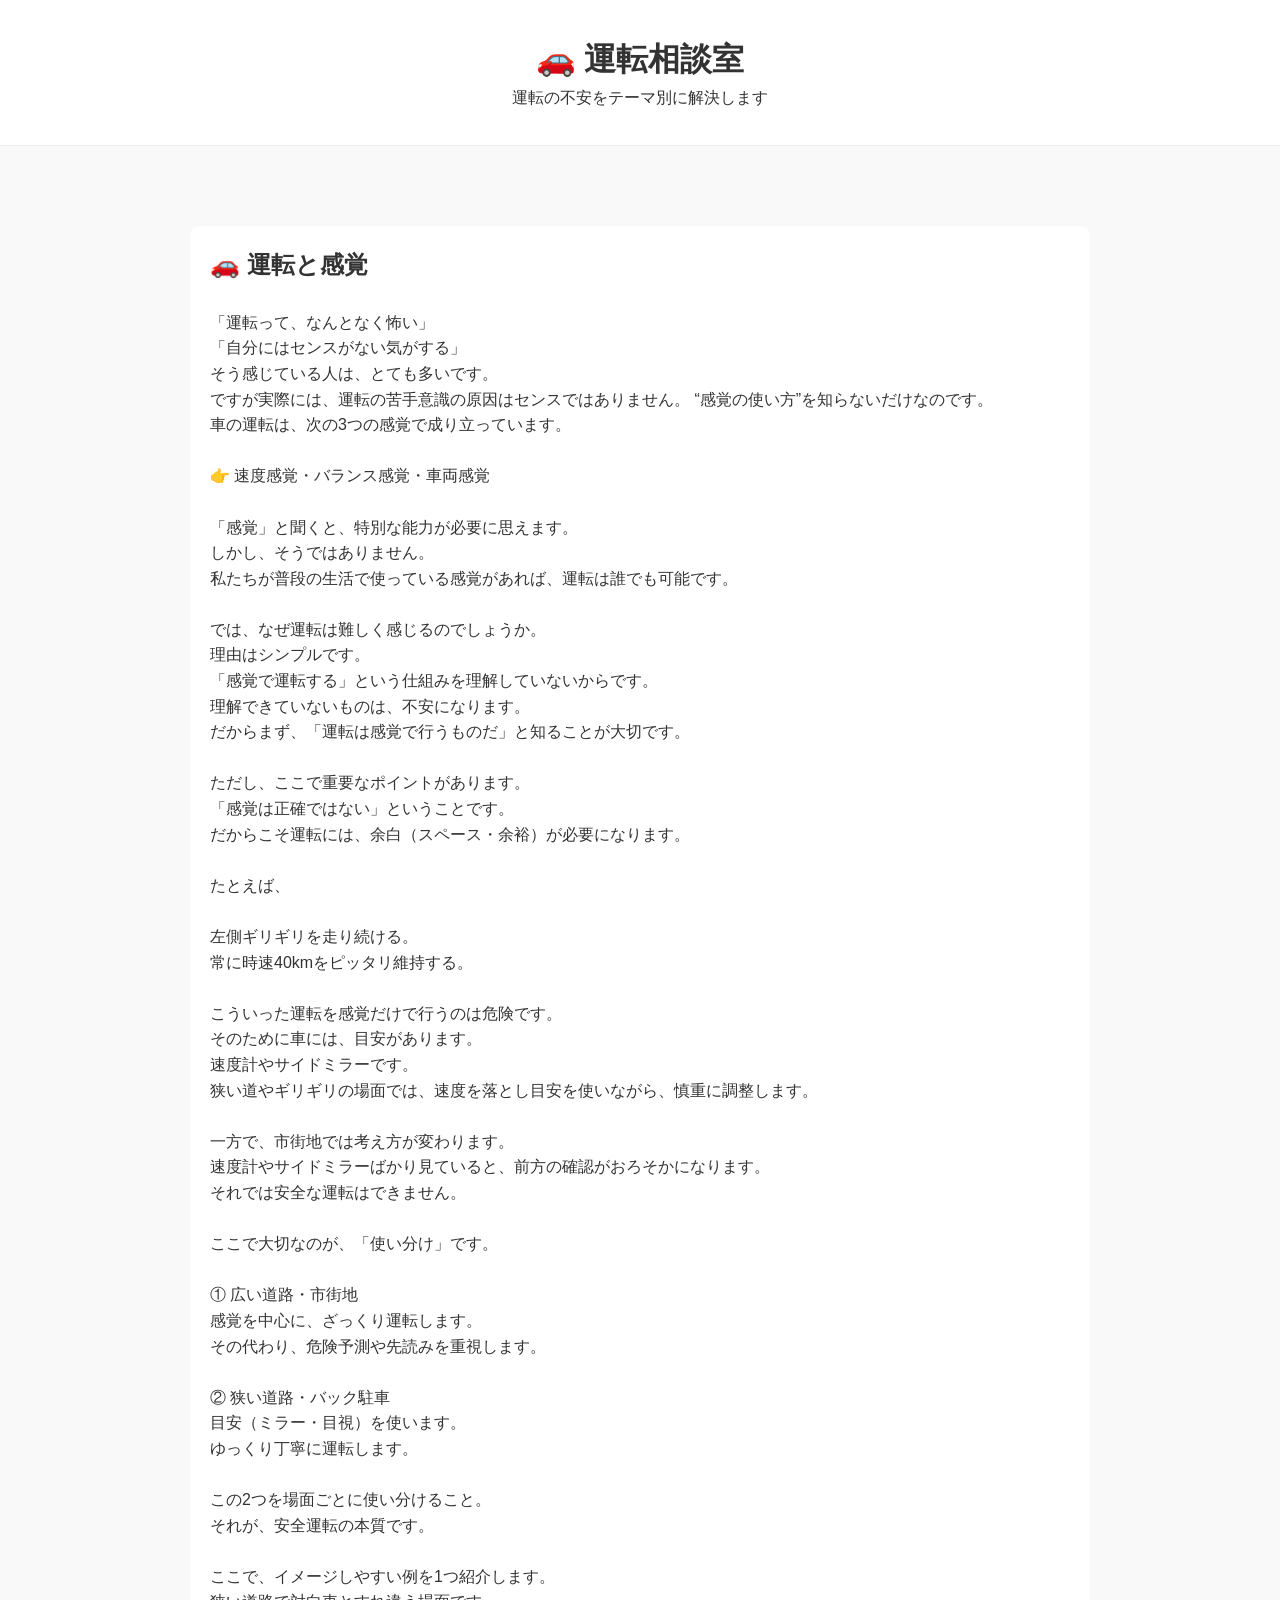
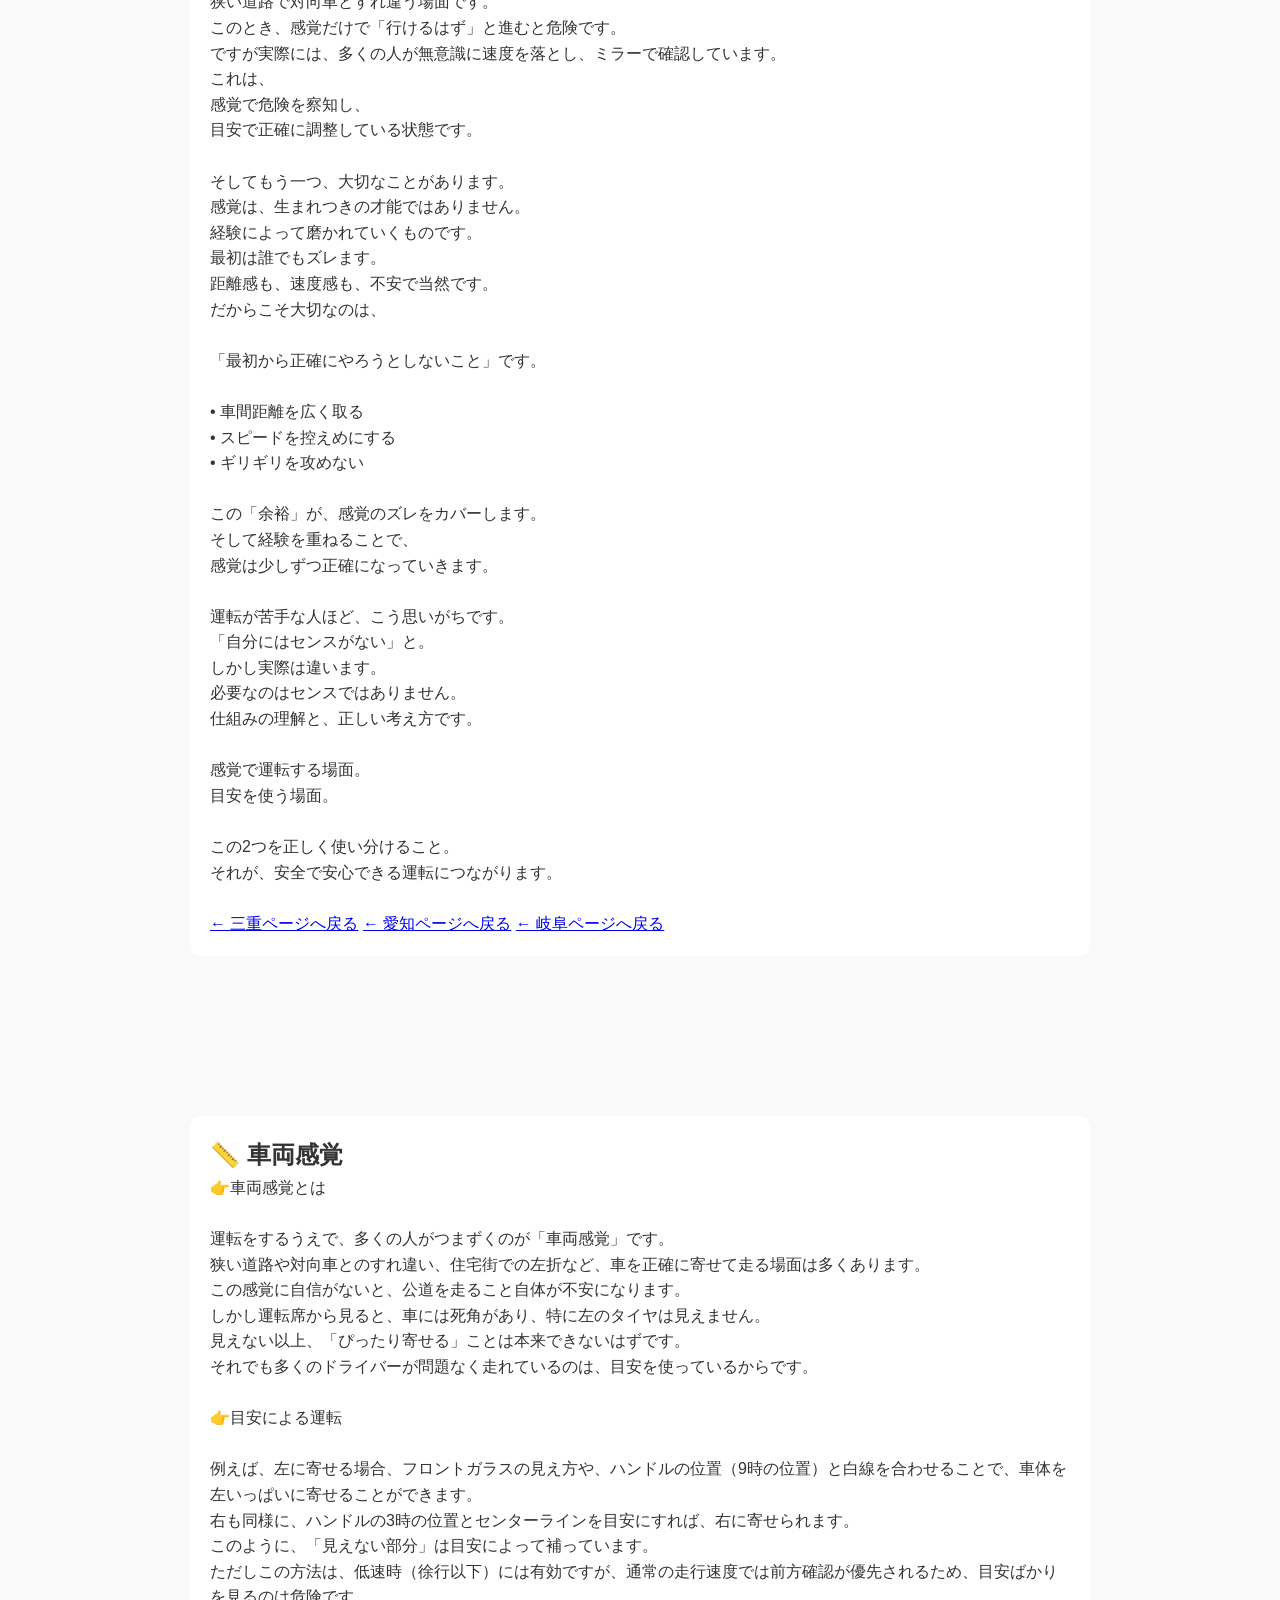
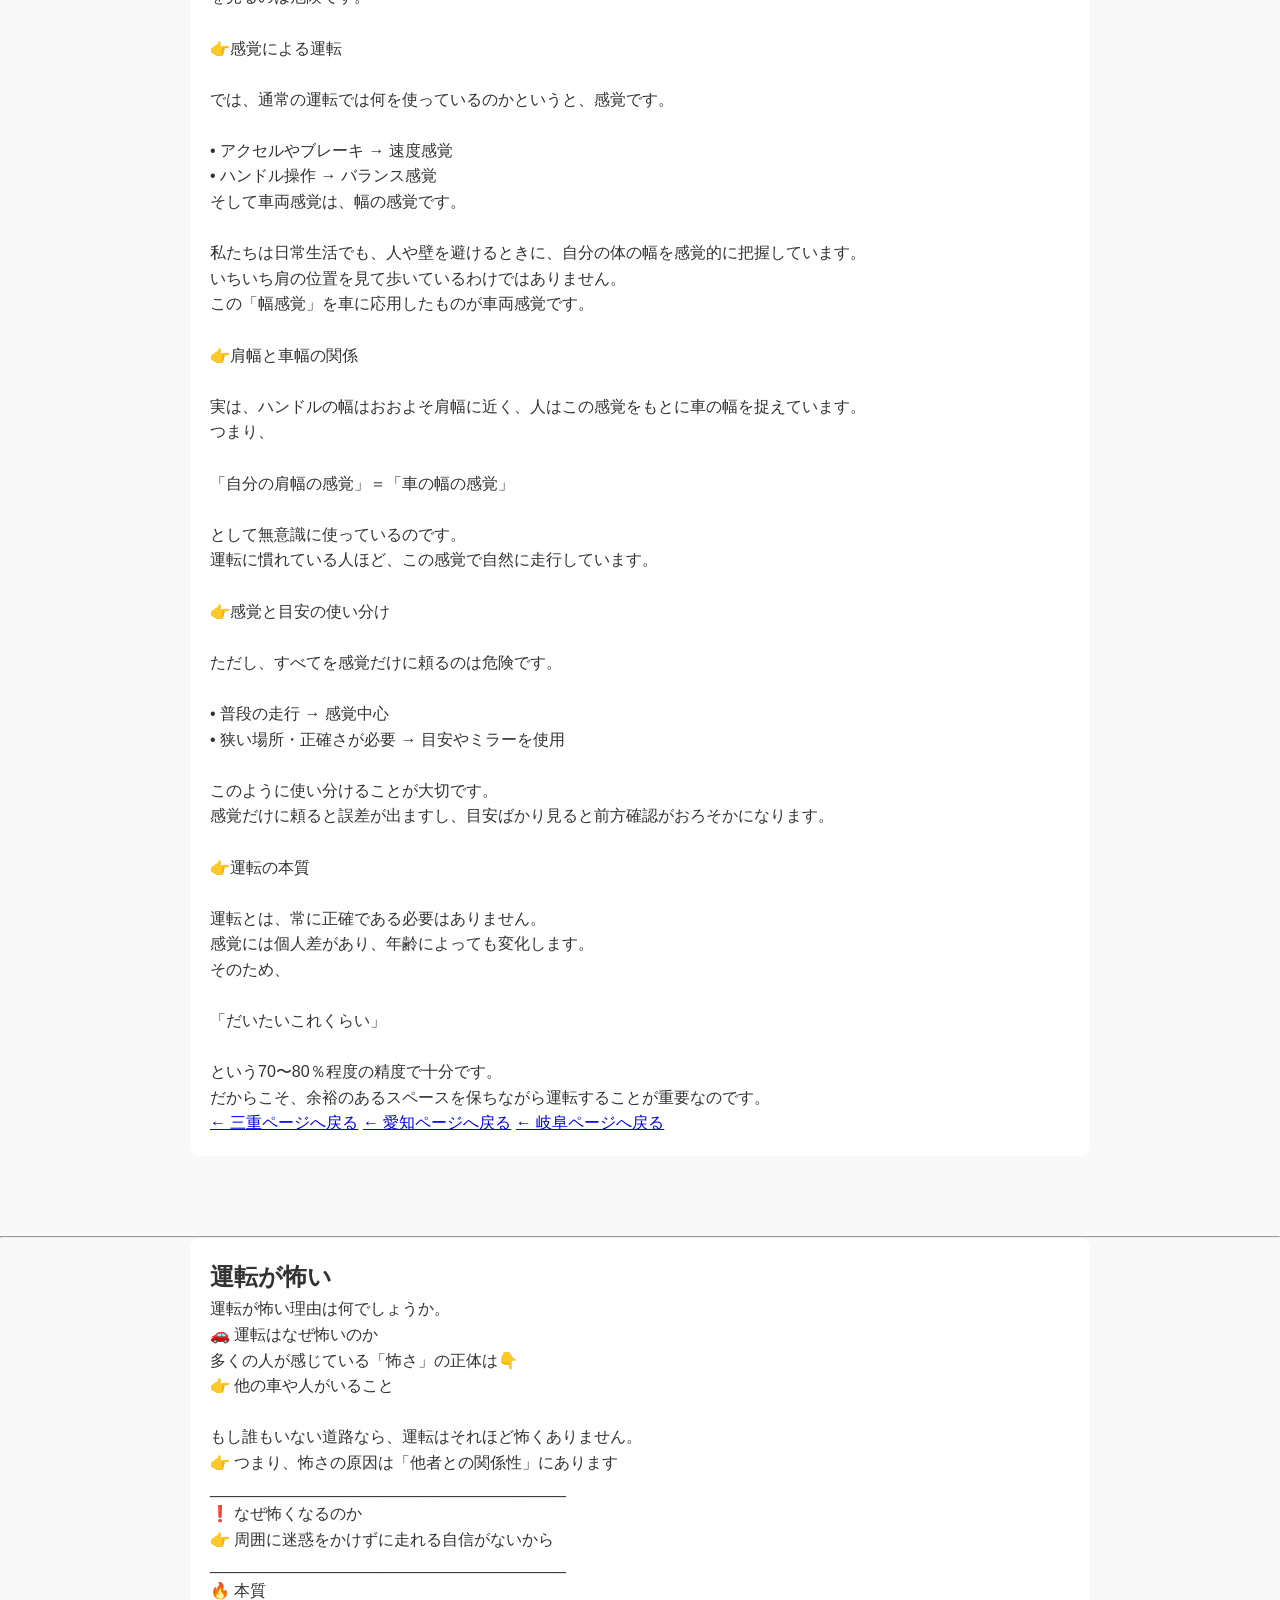
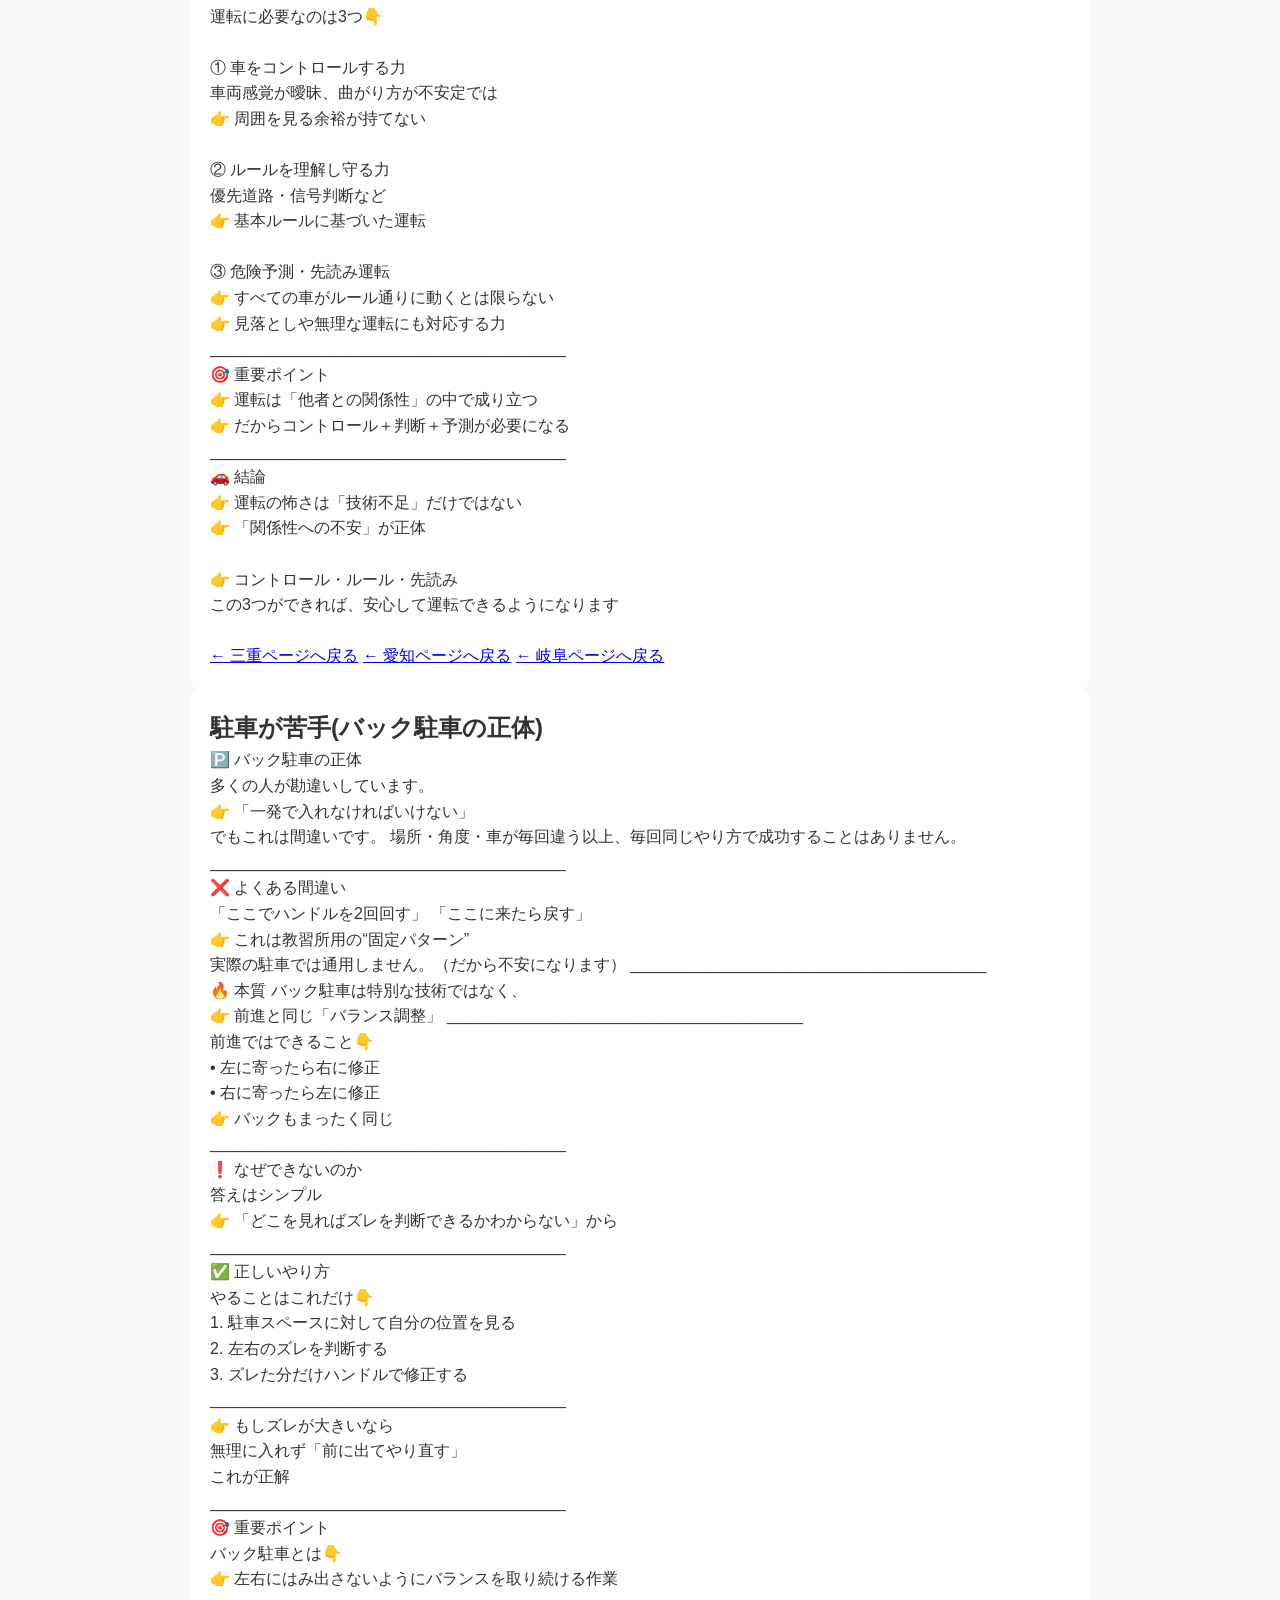
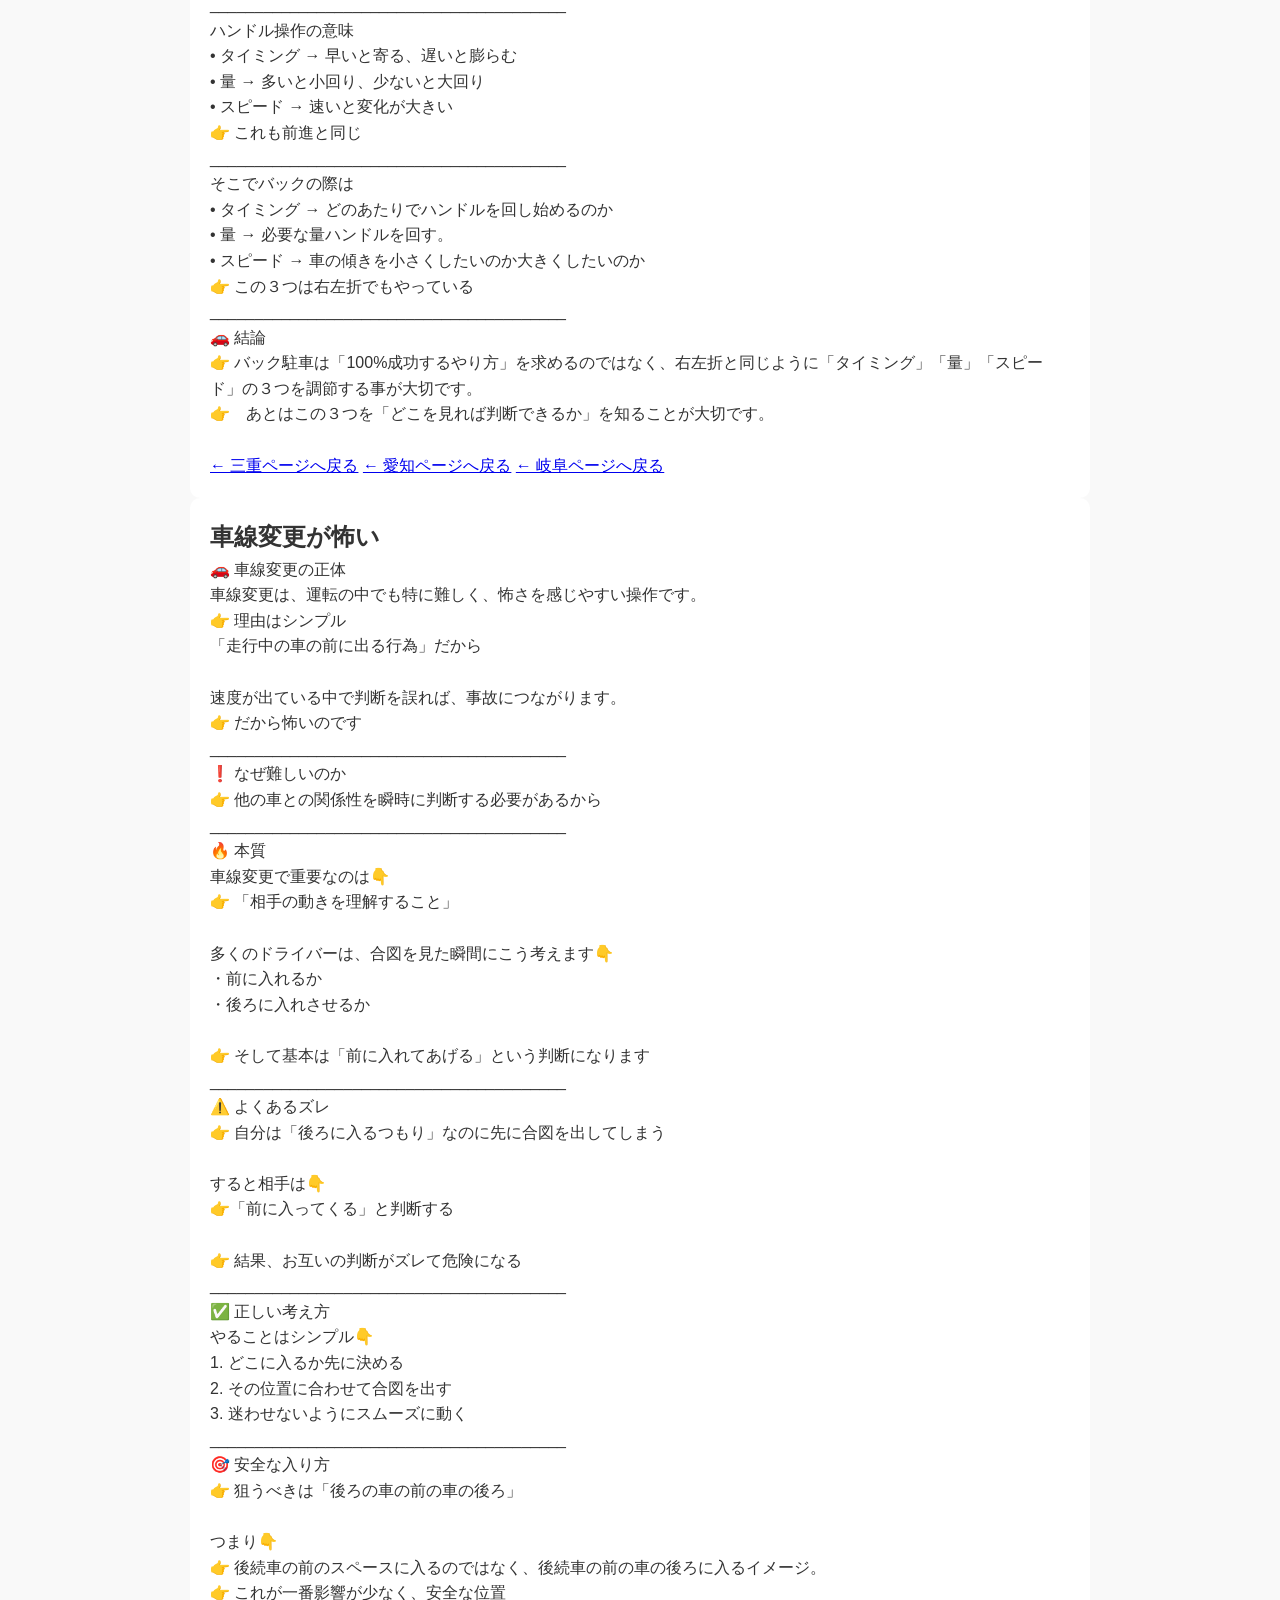
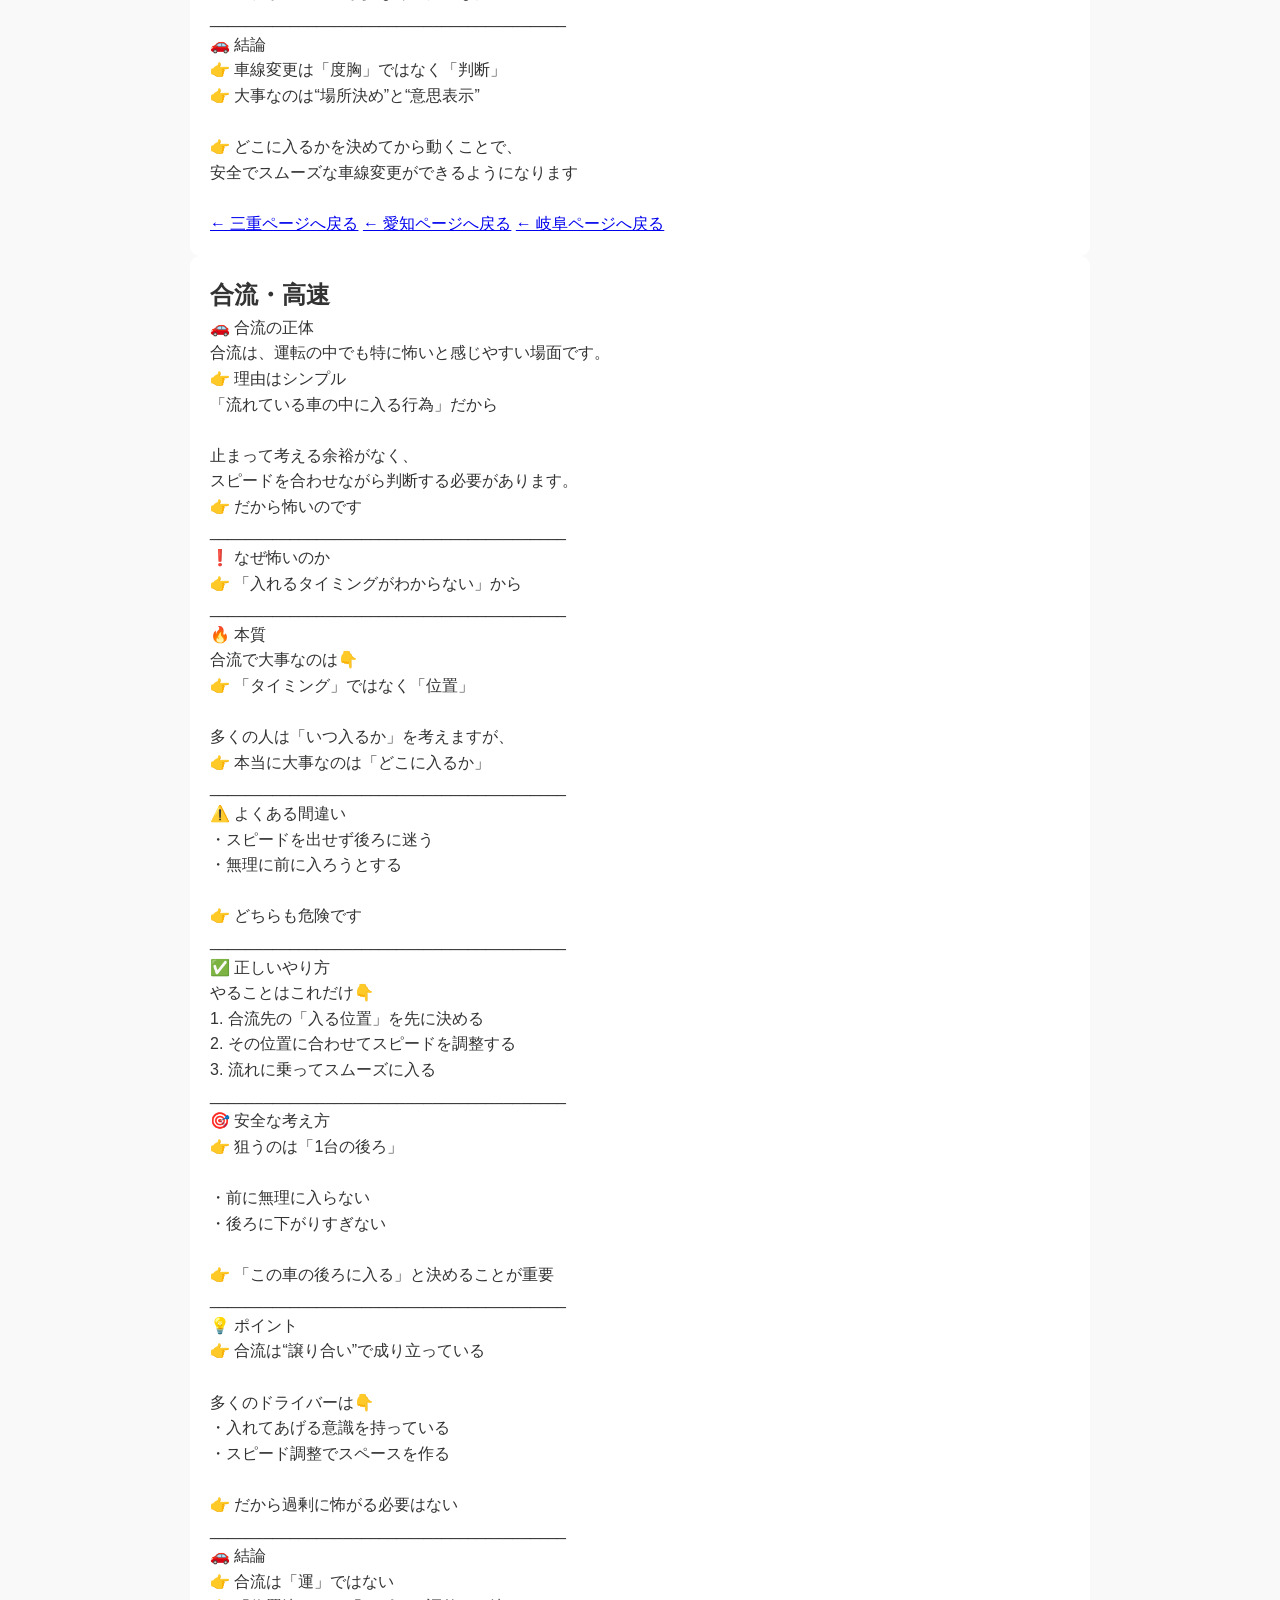
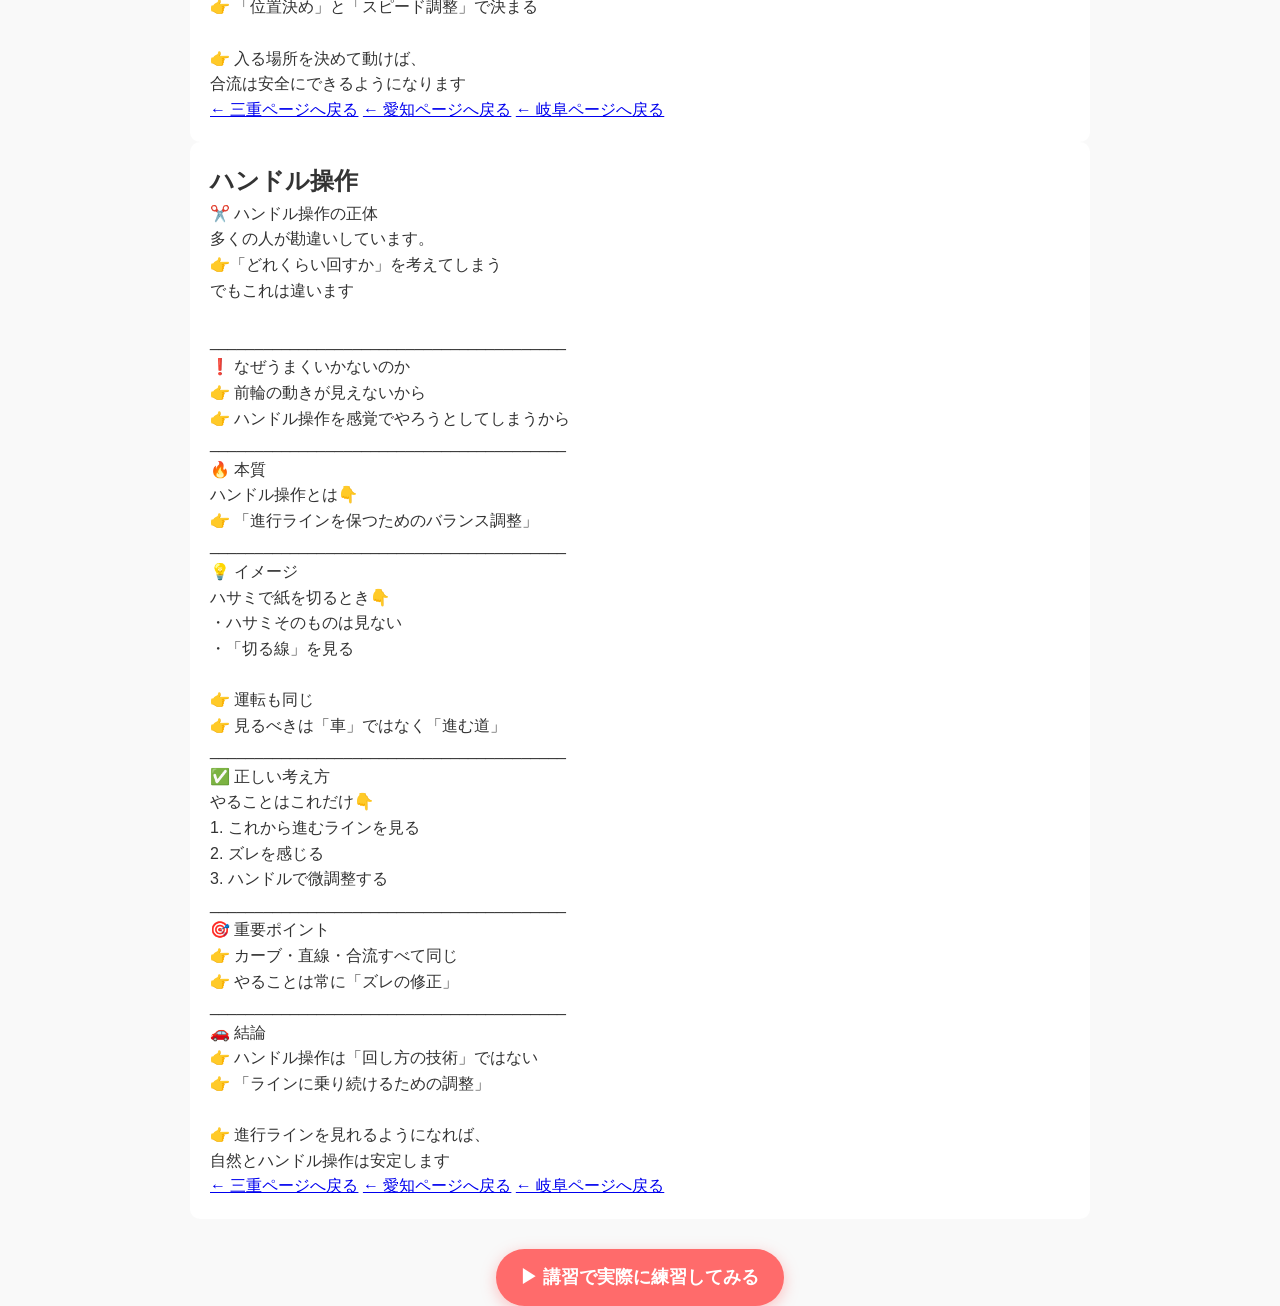
<file: consult.html>
<!DOCTYPE html>
<html lang="ja">

<head>
    <meta charset="UTF-8">
    <meta name="viewport" content="width=device-width, initial-scale=1.0">

    <title>運転相談室｜ペーパードライバーの不安解決</title>
    <meta name="description" content="運転が怖い・駐車が苦手などの悩みをテーマ別に解決する相談室です。">

    <link rel="stylesheet" href="style.css">
</head>

<body>

    <header>
        <div class="container center">
            <h1>🚗 運転相談室</h1>
            <p>運転の不安をテーマ別に解決します</p>
        </div>
    </header>

    <section id="three" class="section">
        <div class="container">
            <h2>🚗 運転と感覚</h2><br>


                「運転って、なんとなく怖い」<br>
                「自分にはセンスがない気がする」<br>
                そう感じている人は、とても多いです。<br>
                ですが実際には、運転の苦手意識の原因はセンスではありません。
                “感覚の使い方”を知らないだけなのです。
            <br>

            <p>
                車の運転は、次の3つの感覚で成り立っています。<br><br>

                👉 速度感覚・バランス感覚・車両感覚<br><br>
            </p>

            <p>「感覚」と聞くと、特別な能力が必要に思えます。<br>
                しかし、そうではありません。<br>
                私たちが普段の生活で使っている感覚があれば、運転は誰でも可能です。
            </p><br>

            <p>では、なぜ運転は難しく感じるのでしょうか。<br>
                理由はシンプルです。<br>
                「感覚で運転する」という仕組みを理解していないからです。<br>
                理解できていないものは、不安になります。<br>
                だからまず、「運転は感覚で行うものだ」と知ることが大切です。<br>
            </p><br>

            <p>ただし、ここで重要なポイントがあります。<br>
                「感覚は正確ではない」ということです。<br>
                だからこそ運転には、余白（スペース・余裕）が必要になります。<br><br>
                たとえば、<br><br>
                左側ギリギリを走り続ける。<br>
                常に時速40kmをピッタリ維持する。<br><br>
                こういった運転を感覚だけで行うのは危険です。<br>
                そのために車には、目安があります。<br>
                速度計やサイドミラーです。<br>
                狭い道やギリギリの場面では、速度を落とし目安を使いながら、慎重に調整します。<br>
            </p><br>

            <p>一方で、市街地では考え方が変わります。<br>
                速度計やサイドミラーばかり見ていると、前方の確認がおろそかになります。<br>
                それでは安全な運転はできません。<br>
            </p><br>

            <p>ここで大切なのが、「使い分け」です。<br><br>

                ① 広い道路・市街地<br>
                感覚を中心に、ざっくり運転します。<br>
                その代わり、危険予測や先読みを重視します。<br><br>

                ② 狭い道路・バック駐車<br>
                目安（ミラー・目視）を使います。<br>
                ゆっくり丁寧に運転します。<br><br>

                この2つを場面ごとに使い分けること。<br>
                それが、安全運転の本質です。<br>
            </p><br>

            <p>ここで、イメージしやすい例を1つ紹介します。<br>
                狭い道路で対向車とすれ違う場面です。<br>
                このとき、感覚だけで「行けるはず」と進むと危険です。<br>
                ですが実際には、多くの人が無意識に速度を落とし、ミラーで確認しています。<br>
                これは、<br>
                感覚で危険を察知し、<br>
                目安で正確に調整している状態です。<br>
            </p><br>

            <p>そしてもう一つ、大切なことがあります。<br>
                感覚は、生まれつきの才能ではありません。<br>
                経験によって磨かれていくものです。<br>
                最初は誰でもズレます。<br>
                距離感も、速度感も、不安で当然です。<br>
                だからこそ大切なのは、<br><br>

                「最初から正確にやろうとしないこと」です。<br><br>

                • 車間距離を広く取る<br>
                • スピードを控えめにする<br>
                • ギリギリを攻めない<br><br>

                この「余裕」が、感覚のズレをカバーします。<br>
                そして経験を重ねることで、<br>
                感覚は少しずつ正確になっていきます。<br>
            </p><br>

            <p>運転が苦手な人ほど、こう思いがちです。<br>
                「自分にはセンスがない」と。<br>
                しかし実際は違います。<br>
                必要なのはセンスではありません。<br>
                仕組みの理解と、正しい考え方です。<br><br>
                感覚で運転する場面。<br>
                目安を使う場面。<br><br>
                この2つを正しく使い分けること。<br>
                それが、安全で安心できる運転につながります。<br><br>
            </p>

            <a href="index.html">← 三重ページへ戻る</a>
            <a href="aichi.html">← 愛知ページへ戻る</a>
            <a href="gifu.html">← 岐阜ページへ戻る</a>
        </div>
    </section>

    <section id="space" class="section">
        <div class="container">
            <h2>📏 車両感覚</h2>

            <p>👉車両感覚とは<br><br>
                運転をするうえで、多くの人がつまずくのが「車両感覚」です。<br>
                狭い道路や対向車とのすれ違い、住宅街での左折など、車を正確に寄せて走る場面は多くあります。<br>
                この感覚に自信がないと、公道を走ること自体が不安になります。<br>
                しかし運転席から見ると、車には死角があり、特に左のタイヤは見えません。<br>
                見えない以上、「ぴったり寄せる」ことは本来できないはずです。<br>
                それでも多くのドライバーが問題なく走れているのは、目安を使っているからです。<br><br>

                👉目安による運転<br><br>
                例えば、左に寄せる場合、フロントガラスの見え方や、ハンドルの位置（9時の位置）と白線を合わせることで、車体を左いっぱいに寄せることができます。<br>
                右も同様に、ハンドルの3時の位置とセンターラインを目安にすれば、右に寄せられます。<br>
                このように、「見えない部分」は目安によって補っています。<br>
                ただしこの方法は、低速時（徐行以下）には有効ですが、通常の走行速度では前方確認が優先されるため、目安ばかりを見るのは危険です。<br><br>

                👉感覚による運転<br><br>
                では、通常の運転では何を使っているのかというと、感覚です。<br><br>
                • アクセルやブレーキ → 速度感覚<br>
                • ハンドル操作 → バランス感覚<br>
                そして車両感覚は、幅の感覚です。<br><br>
                私たちは日常生活でも、人や壁を避けるときに、自分の体の幅を感覚的に把握しています。<br>
                いちいち肩の位置を見て歩いているわけではありません。<br>
                この「幅感覚」を車に応用したものが車両感覚です。<br><br>

                👉肩幅と車幅の関係<br><br>
                実は、ハンドルの幅はおおよそ肩幅に近く、人はこの感覚をもとに車の幅を捉えています。<br>
                つまり、<br><br>

                「自分の肩幅の感覚」＝「車の幅の感覚」<br><br>

                として無意識に使っているのです。<br>
                運転に慣れている人ほど、この感覚で自然に走行しています。<br><br>

                👉感覚と目安の使い分け<br><br>
                ただし、すべてを感覚だけに頼るのは危険です。<br><br>

                • 普段の走行 → 感覚中心<br>
                • 狭い場所・正確さが必要 → 目安やミラーを使用<br><br>

                このように使い分けることが大切です。<br>
                感覚だけに頼ると誤差が出ますし、目安ばかり見ると前方確認がおろそかになります。<br><br>

                👉運転の本質<br><br>
                運転とは、常に正確である必要はありません。<br>
                感覚には個人差があり、年齢によっても変化します。<br>
                そのため、<br><br>

                「だいたいこれくらい」<br><br>

                という70〜80％程度の精度で十分です。<br>
                だからこそ、余裕のあるスペースを保ちながら運転することが重要なのです。<br>

            </p>
            <a href="/index.html">← 三重ページへ戻る</a>
            <a href="/aichi.html">← 愛知ページへ戻る</a>
            <a href="/gifu.html">← 岐阜ページへ戻る</a>
        </div>
    </section>
    <hr>

    <section id="fear">
        <div class="container">
            <h2>運転が怖い</h2>
            <p>運転が怖い理由は何でしょうか。

            <p>🚗 運転はなぜ怖いのか<br>
                多くの人が感じている「怖さ」の正体は👇<br>
                👉 他の車や人がいること<br><br>

                もし誰もいない道路なら、運転はそれほど怖くありません。<br>
                👉 つまり、怖さの原因は「他者との関係性」にあります<br>

                ________________________________________<br>

                ❗ なぜ怖くなるのか<br>
                👉 周囲に迷惑をかけずに走れる自信がないから<br>

                ________________________________________<br>

                🔥 本質<br>
                運転に必要なのは3つ👇<br><br>

                ① 車をコントロールする力<br>
                車両感覚が曖昧、曲がり方が不安定では<br>
                👉 周囲を見る余裕が持てない<br><br>

                ② ルールを理解し守る力<br>
                優先道路・信号判断など<br>
                👉 基本ルールに基づいた運転<br><br>

                ③ 危険予測・先読み運転<br>
                👉 すべての車がルール通りに動くとは限らない<br>
                👉 見落としや無理な運転にも対応する力<br>

                ________________________________________<br>

                🎯 重要ポイント<br>
                👉 運転は「他者との関係性」の中で成り立つ<br>
                👉 だからコントロール＋判断＋予測が必要になる<br>

                ________________________________________<br>

                🚗 結論<br>
                👉 運転の怖さは「技術不足」だけではない<br>
                👉 「関係性への不安」が正体<br><br>

                👉 コントロール・ルール・先読み<br>
                この3つができれば、安心して運転できるようになります<br><br>
            </p>
            </p>
            <a href="/index.html">← 三重ページへ戻る</a>
            <a href="/aichi.html">← 愛知ページへ戻る</a>
            <a href="/gifu.html">← 岐阜ページへ戻る</a>
        </div>
    </section>

    <section id="parking">
        <div class="container">
            <h2>駐車が苦手(バック駐車の正体)
            </h2>
            <p>🅿️ バック駐車の正体<br>
                多くの人が勘違いしています。<br>
                👉 「一発で入れなければいけない」<br>
                でもこれは間違いです。
                場所・角度・車が毎回違う以上、毎回同じやり方で成功することはありません。
                ________________________________________<br>
                ❌ よくある間違い<br>
                「ここでハンドルを2回回す」
                「ここに来たら戻す」<br>
                👉 これは教習所用の“固定パターン”<br>
                実際の駐車では通用しません。（だから不安になります）
                ________________________________________<br>
                🔥 本質
                バック駐車は特別な技術ではなく、<br>
                👉 前進と同じ「バランス調整」
                ________________________________________<br>
                前進ではできること👇<br>
                • 左に寄ったら右に修正<br>
                • 右に寄ったら左に修正<br>
                👉 バックもまったく同じ<br>
                ________________________________________<br>
                ❗ なぜできないのか<br>
                答えはシンプル<br>
                👉 「どこを見ればズレを判断できるかわからない」から<br>
                ________________________________________<br>
                ✅ 正しいやり方<br>
                やることはこれだけ👇<br>
                1. 駐車スペースに対して自分の位置を見る<br>
                2. 左右のズレを判断する<br>
                3. ズレた分だけハンドルで修正する<br>
                ________________________________________<br>
                👉 もしズレが大きいなら<br>
                無理に入れず「前に出てやり直す」<br>
                これが正解<br>
                ________________________________________<br>
                🎯 重要ポイント<br>
                バック駐車とは👇<br>
                👉 左右にはみ出さないようにバランスを取り続ける作業<br>
                ________________________________________<br>
                ハンドル操作の意味<br>
                • タイミング → 早いと寄る、遅いと膨らむ<br>
                • 量 → 多いと小回り、少ないと大回り<br>
                • スピード → 速いと変化が大きい<br>
                👉 これも前進と同じ<br>
                ________________________________________<br>
                そこでバックの際は<br>
                • タイミング → どのあたりでハンドルを回し始めるのか<br>
                • 量 → 必要な量ハンドルを回す。<br>
                • スピード → 車の傾きを小さくしたいのか大きくしたいのか<br>
                👉 この３つは右左折でもやっている<br>
                ________________________________________<br>
                🚗 結論<br>
                👉 バック駐車は「100%成功するやり方」を求めるのではなく、右左折と同じように「タイミング」「量」「スピード」の３つを調節する事が大切です。<br>
                👉　あとはこの３つを「どこを見れば判断できるか」を知ることが大切です。<br><br>
            </p>
            <a href="/index.html">← 三重ページへ戻る</a>
            <a href="/aichi.html">← 愛知ページへ戻る</a>
            <a href="/gifu.html">← 岐阜ページへ戻る</a>
        </div>
    </section>

    <section id="lane">
        <div class="container">
            <h2>車線変更が怖い</h2>
            <p>
            <p>🚗 車線変更の正体<br>
                車線変更は、運転の中でも特に難しく、怖さを感じやすい操作です。<br>
                👉 理由はシンプル<br>
                「走行中の車の前に出る行為」だから<br><br>

                速度が出ている中で判断を誤れば、事故につながります。<br>
                👉 だから怖いのです<br>

                ________________________________________<br>

                ❗ なぜ難しいのか<br>
                👉 他の車との関係性を瞬時に判断する必要があるから<br>

                ________________________________________<br>

                🔥 本質<br>
                車線変更で重要なのは👇<br>
                👉 「相手の動きを理解すること」<br><br>

                多くのドライバーは、合図を見た瞬間にこう考えます👇<br>
                ・前に入れるか<br>
                ・後ろに入れさせるか<br><br>

                👉 そして基本は「前に入れてあげる」という判断になります<br>

                ________________________________________<br>

                ⚠️ よくあるズレ<br>
                👉 自分は「後ろに入るつもり」なのに先に合図を出してしまう<br><br>

                すると相手は👇<br>
                👉「前に入ってくる」と判断する<br><br>

                👉 結果、お互いの判断がズレて危険になる<br>

                ________________________________________<br>

                ✅ 正しい考え方<br>
                やることはシンプル👇<br>
                1. どこに入るか先に決める<br>
                2. その位置に合わせて合図を出す<br>
                3. 迷わせないようにスムーズに動く<br>

                ________________________________________<br>

                🎯 安全な入り方<br>
                👉 狙うべきは「後ろの車の前の車の後ろ」<br><br>

                つまり👇<br>
                👉 後続車の前のスペースに入るのではなく、後続車の前の車の後ろに入るイメージ。<br>

                👉 これが一番影響が少なく、安全な位置<br>

                ________________________________________<br>

                🚗 結論<br>
                👉 車線変更は「度胸」ではなく「判断」<br>
                👉 大事なのは“場所決め”と“意思表示”<br><br>

                👉 どこに入るかを決めてから動くことで、<br>
                安全でスムーズな車線変更ができるようになります<br><br>
            </p>
            </p>
            <a href="/index.html">← 三重ページへ戻る</a>
            <a href="/aichi.html">← 愛知ページへ戻る</a>
            <a href="/gifu.html">← 岐阜ページへ戻る</a>
        </div>
    </section>

    <section id="merge">
        <div class="container">
            <h2>合流・高速</h2>
            <p>
            <p>🚗 合流の正体<br>
                合流は、運転の中でも特に怖いと感じやすい場面です。<br>
                👉 理由はシンプル<br>
                「流れている車の中に入る行為」だから<br><br>

                止まって考える余裕がなく、<br>
                スピードを合わせながら判断する必要があります。<br>
                👉 だから怖いのです<br>

                ________________________________________<br>

                ❗ なぜ怖いのか<br>
                👉 「入れるタイミングがわからない」から<br>

                ________________________________________<br>

                🔥 本質<br>
                合流で大事なのは👇<br>
                👉 「タイミング」ではなく「位置」<br><br>

                多くの人は「いつ入るか」を考えますが、<br>
                👉 本当に大事なのは「どこに入るか」<br>

                ________________________________________<br>

                ⚠️ よくある間違い<br>
                ・スピードを出せず後ろに迷う<br>
                ・無理に前に入ろうとする<br><br>

                👉 どちらも危険です<br>

                ________________________________________<br>

                ✅ 正しいやり方<br>
                やることはこれだけ👇<br>
                1. 合流先の「入る位置」を先に決める<br>
                2. その位置に合わせてスピードを調整する<br>
                3. 流れに乗ってスムーズに入る<br>

                ________________________________________<br>

                🎯 安全な考え方<br>
                👉 狙うのは「1台の後ろ」<br><br>

                ・前に無理に入らない<br>
                ・後ろに下がりすぎない<br><br>

                👉 「この車の後ろに入る」と決めることが重要<br>

                ________________________________________<br>

                💡 ポイント<br>
                👉 合流は“譲り合い”で成り立っている<br><br>

                多くのドライバーは👇<br>
                ・入れてあげる意識を持っている<br>
                ・スピード調整でスペースを作る<br><br>

                👉 だから過剰に怖がる必要はない<br>

                ________________________________________<br>

                🚗 結論<br>
                👉 合流は「運」ではない<br>
                👉 「位置決め」と「スピード調整」で決まる<br><br>

                👉 入る場所を決めて動けば、<br>
                合流は安全にできるようになります<br>
            </p>
            </p>
            <a href="/index.html">← 三重ページへ戻る</a>
            <a href="/aichi.html">← 愛知ページへ戻る</a>
            <a href="/gifu.html">← 岐阜ページへ戻る</a>
        </div>
    </section>

    <section id="handle">
        <div class="container">
            <h2>ハンドル操作</h2>
            <p>✂️ ハンドル操作の正体<br>
                多くの人が勘違いしています。<br>
                👉「どれくらい回すか」を考えてしまう<br>
                でもこれは違います<br><br>

                ________________________________________<br>

                ❗ なぜうまくいかないのか<br>
                👉 前輪の動きが見えないから<br>
                👉 ハンドル操作を感覚でやろうとしてしまうから<br>

                ________________________________________<br>

                🔥 本質<br>
                ハンドル操作とは👇<br>
                👉 「進行ラインを保つためのバランス調整」<br>

                ________________________________________<br>

                💡 イメージ<br>
                ハサミで紙を切るとき👇<br>
                ・ハサミそのものは見ない<br>
                ・「切る線」を見る<br><br>

                👉 運転も同じ<br>
                👉 見るべきは「車」ではなく「進む道」<br>

                ________________________________________<br>

                ✅ 正しい考え方<br>
                やることはこれだけ👇<br>
                1. これから進むラインを見る<br>
                2. ズレを感じる<br>
                3. ハンドルで微調整する<br>

                ________________________________________<br>

                🎯 重要ポイント<br>
                👉 カーブ・直線・合流すべて同じ<br>
                👉 やることは常に「ズレの修正」<br>

                ________________________________________<br>

                🚗 結論<br>
                👉 ハンドル操作は「回し方の技術」ではない<br>
                👉 「ラインに乗り続けるための調整」<br><br>

                👉 進行ラインを見れるようになれば、<br>
                自然とハンドル操作は安定します<br>
            </p>
            <a href="/index.html">← 三重ページへ戻る</a>
            <a href="/aichi.html">← 愛知ページへ戻る</a>
            <a href="/gifu.html">← 岐阜ページへ戻る</a>
        </div>
    </section>
    <div style="margin-top:30px; text-align:center">
        <a href="/index.html#form" class="btn hero-btn-main">
            ▶ 講習で実際に練習してみる
        </a>
    </div>
</body>

</html>
</file>
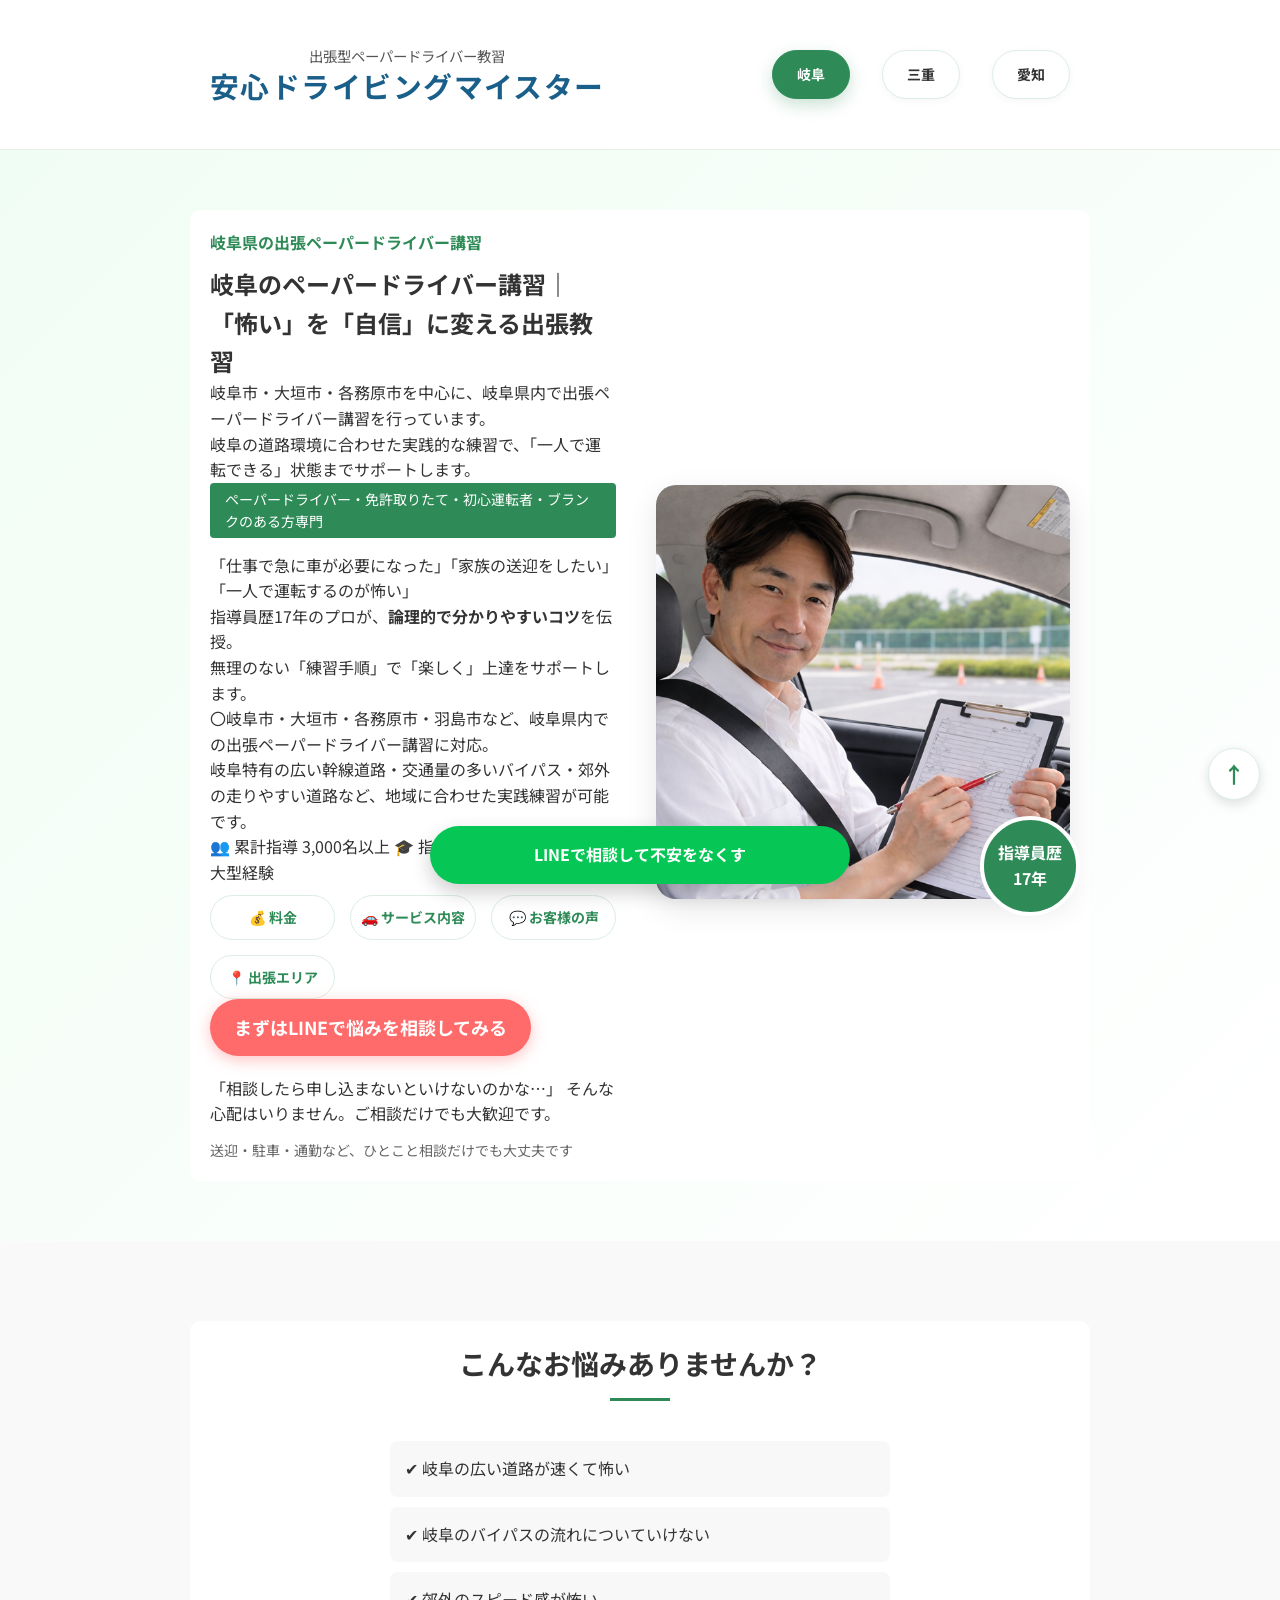
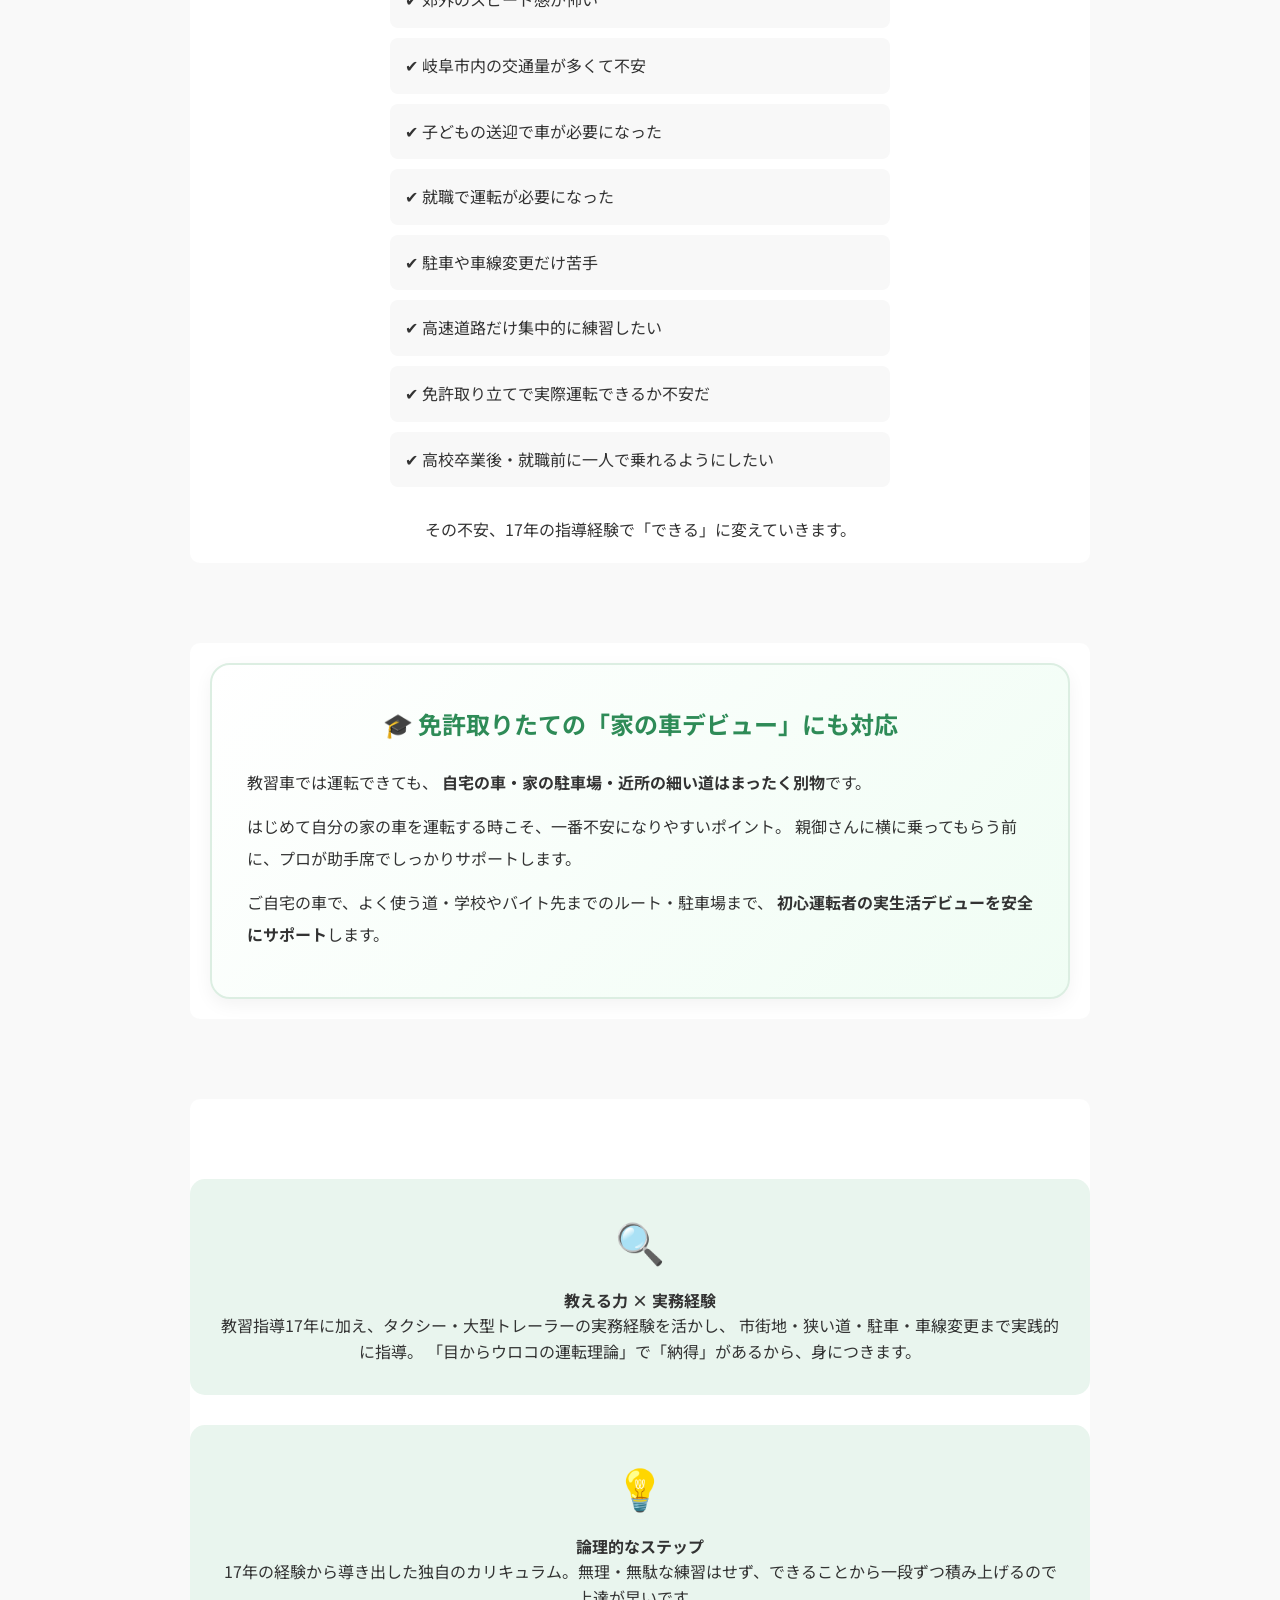
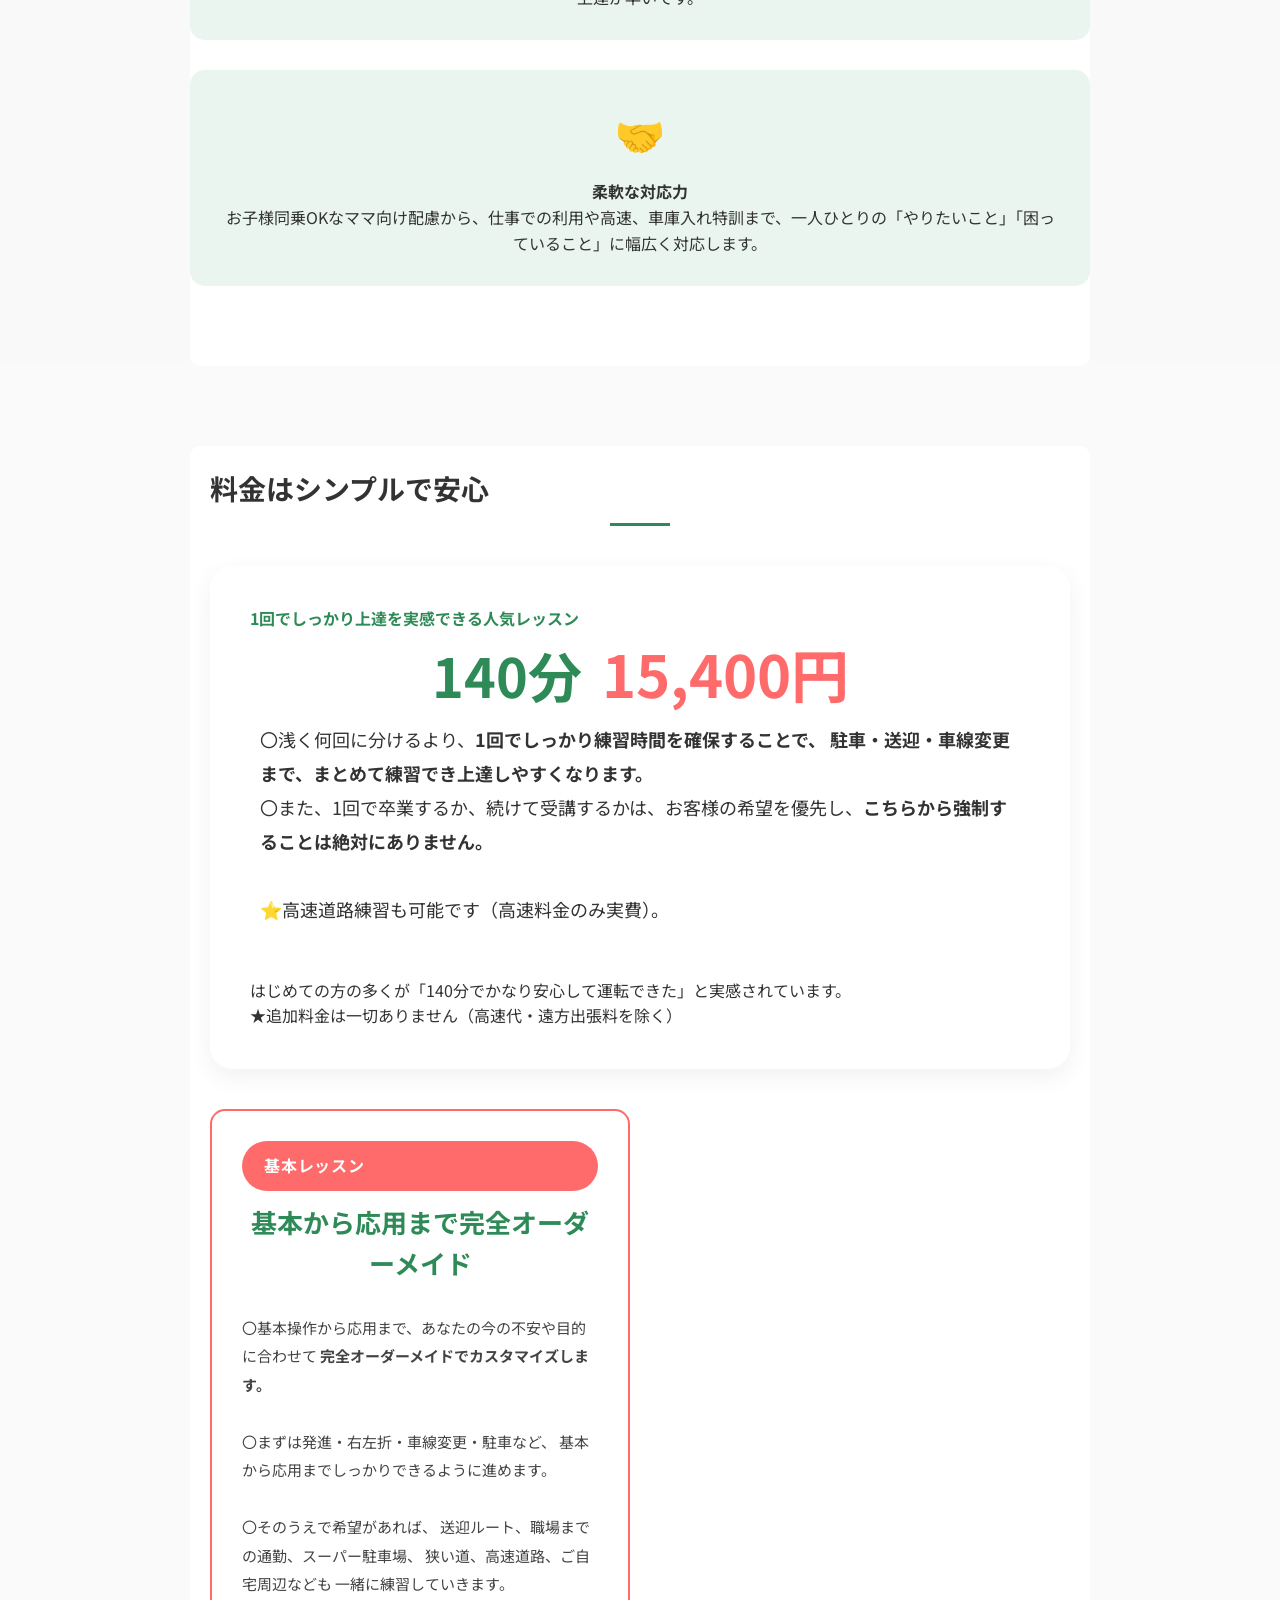
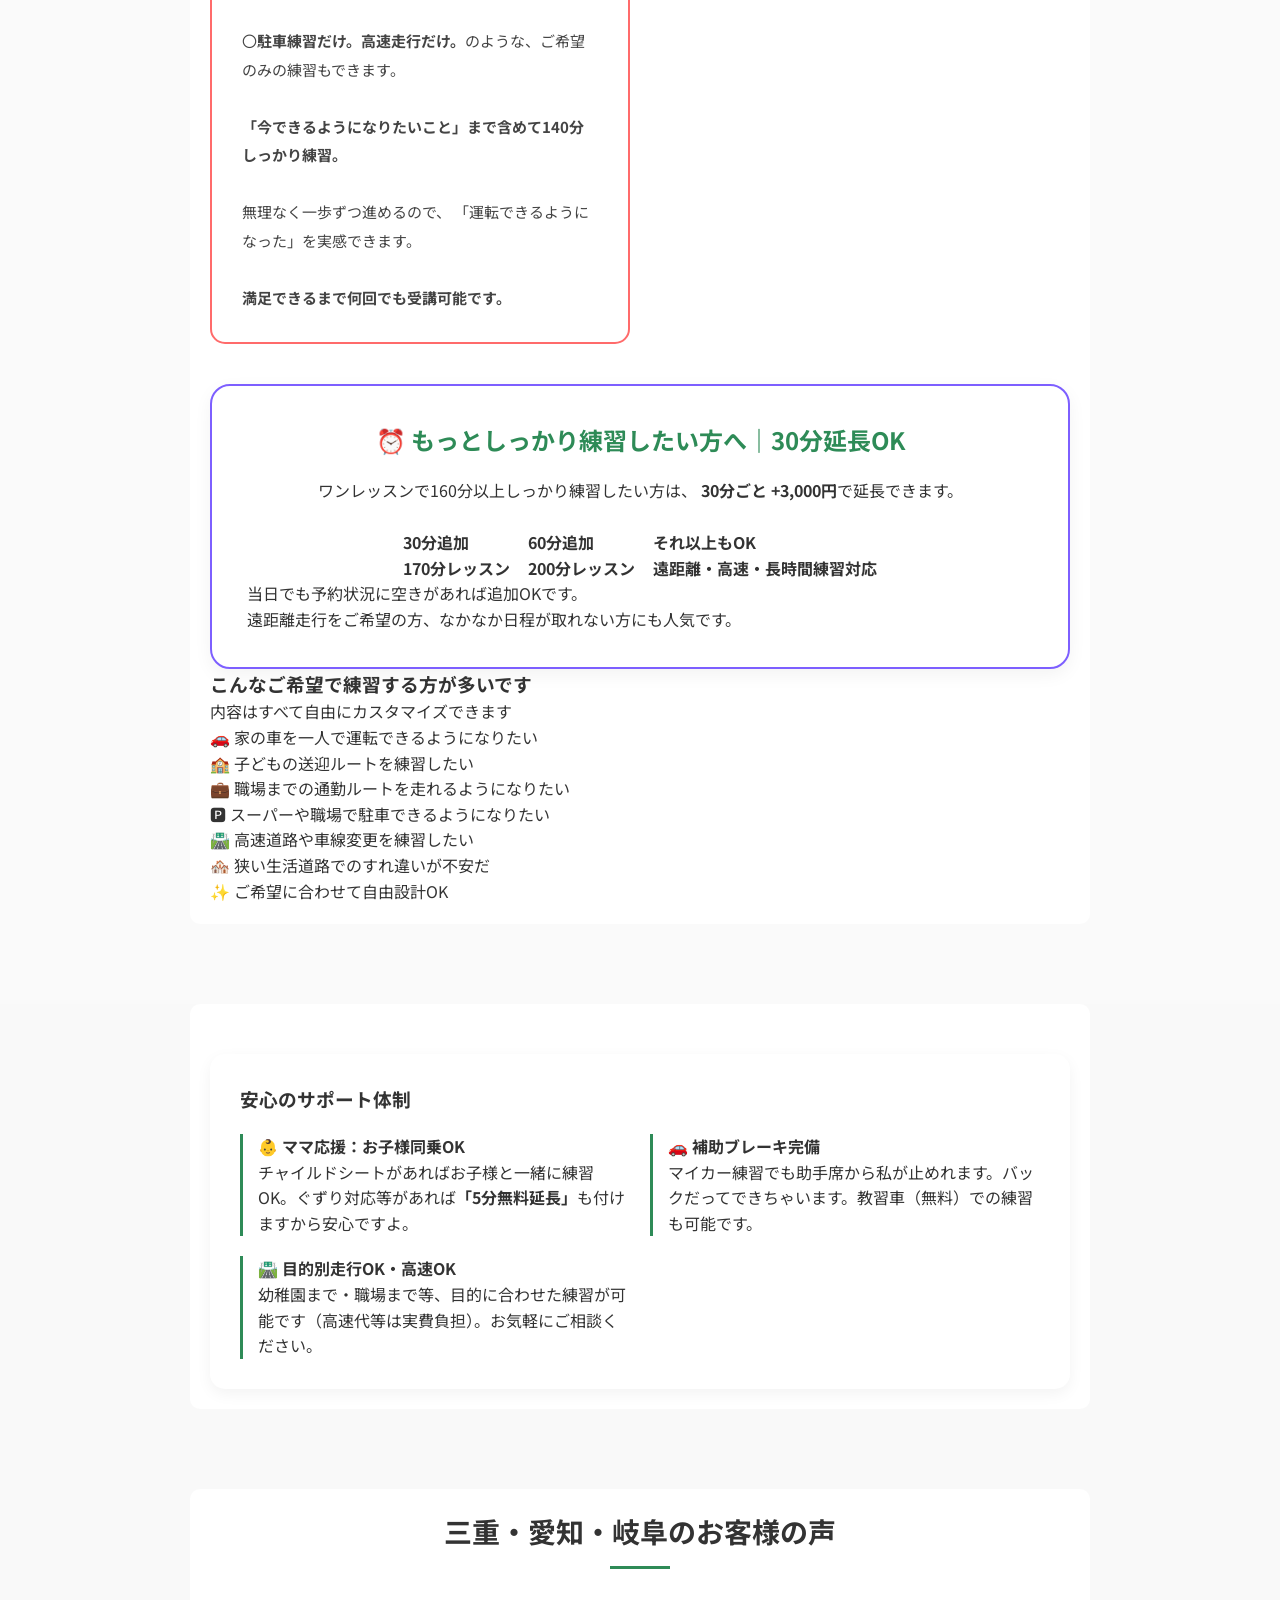
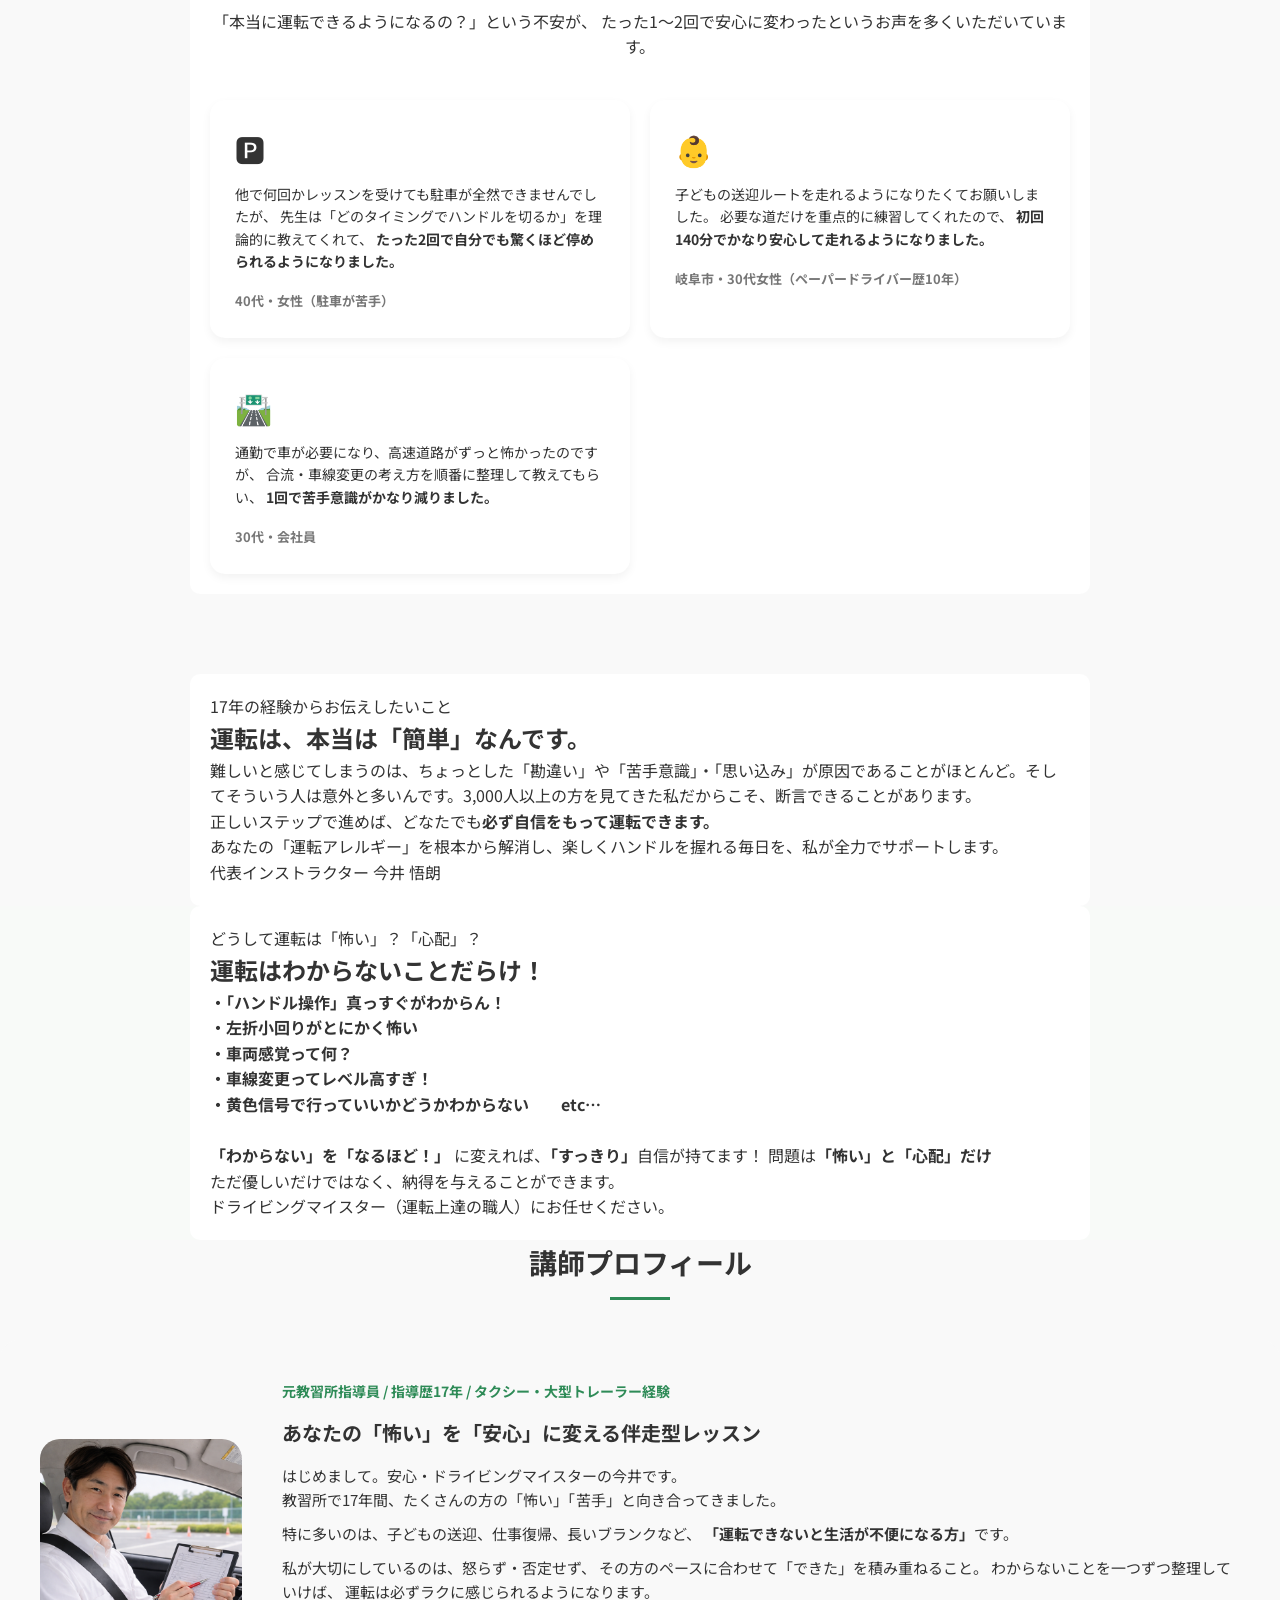
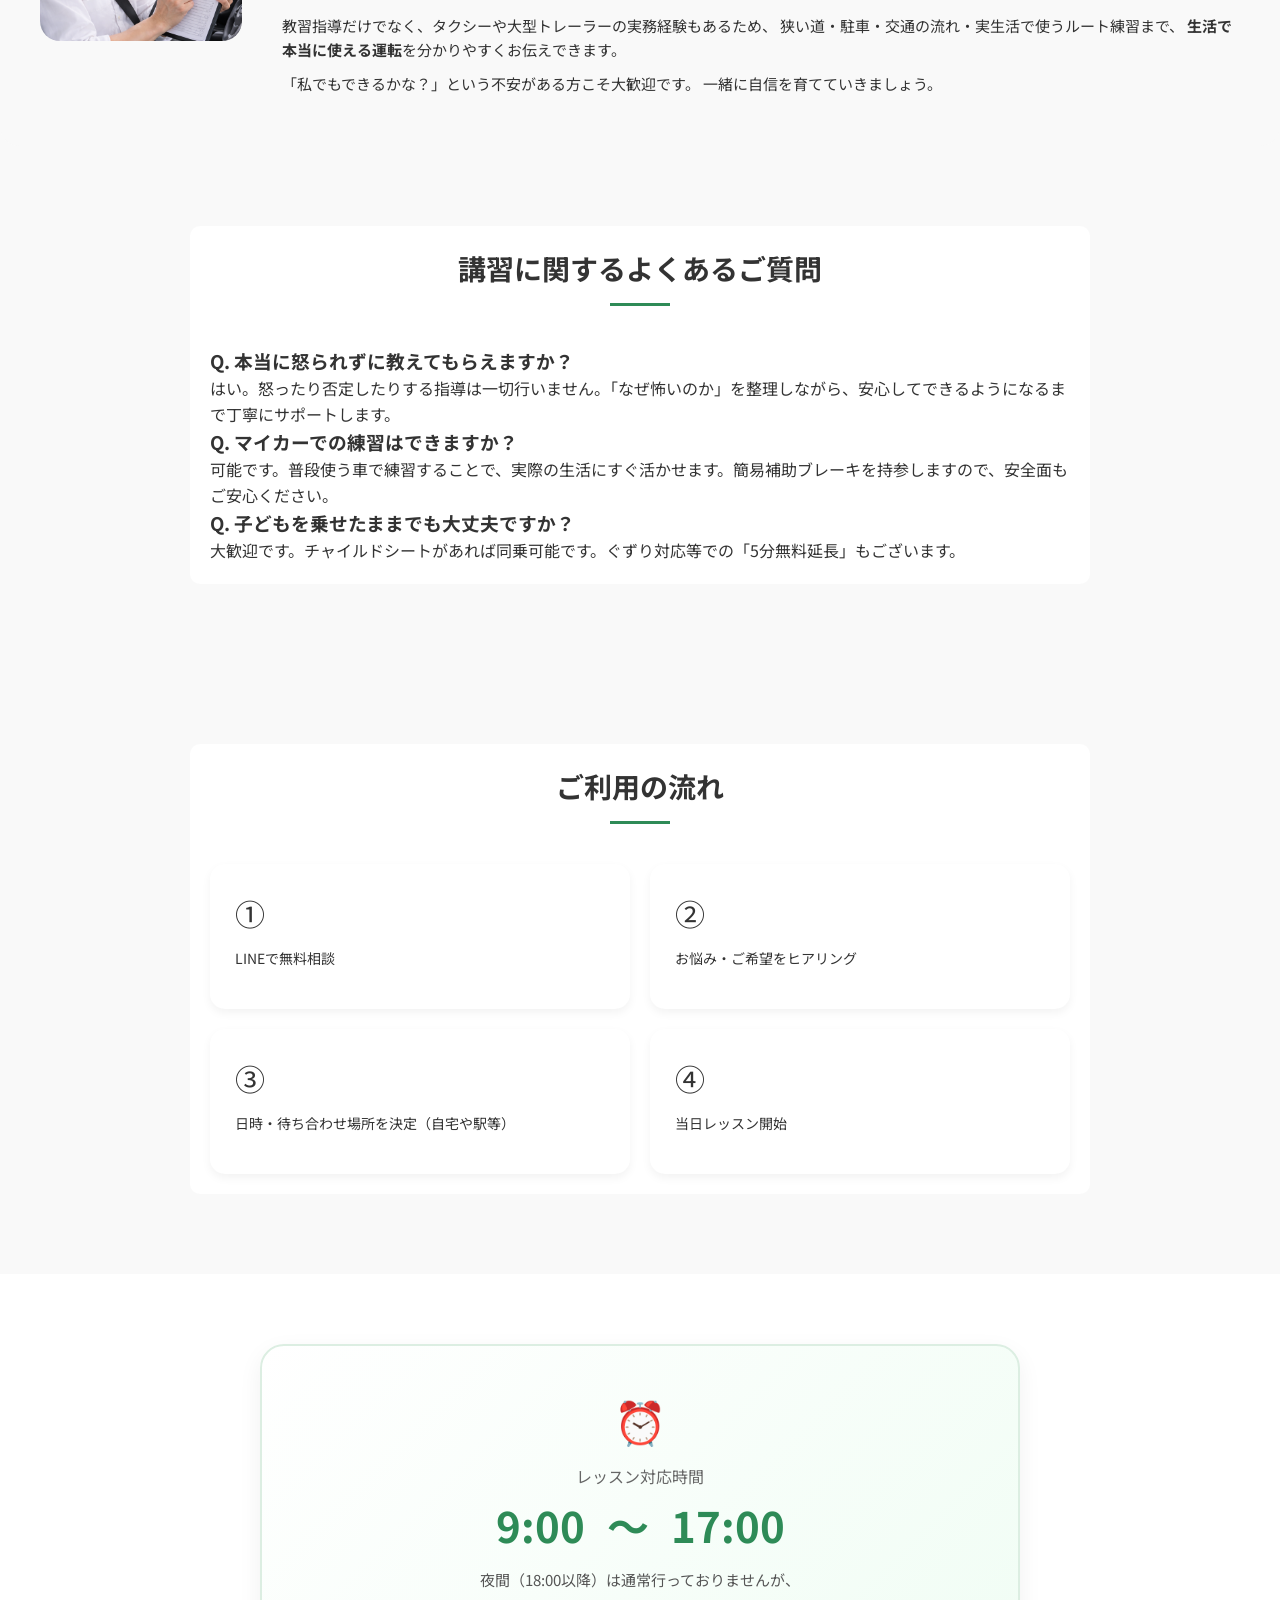
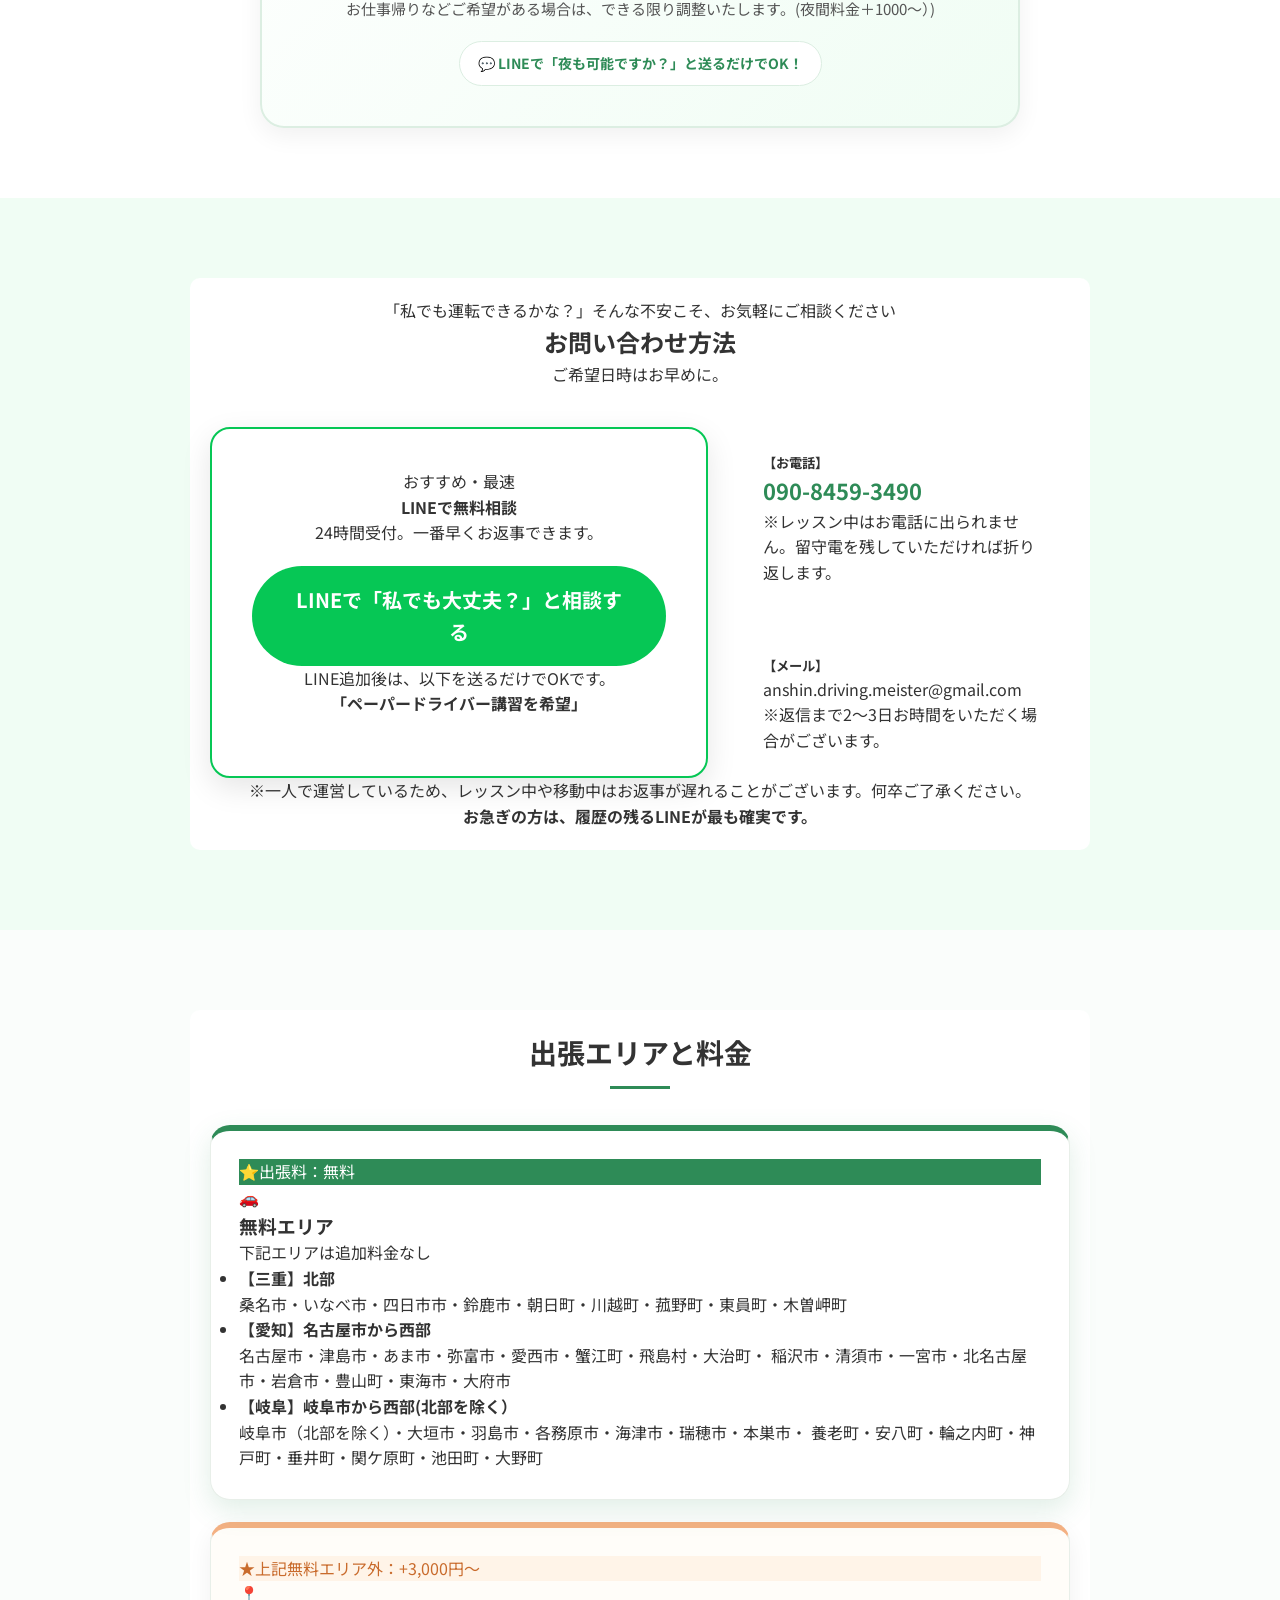
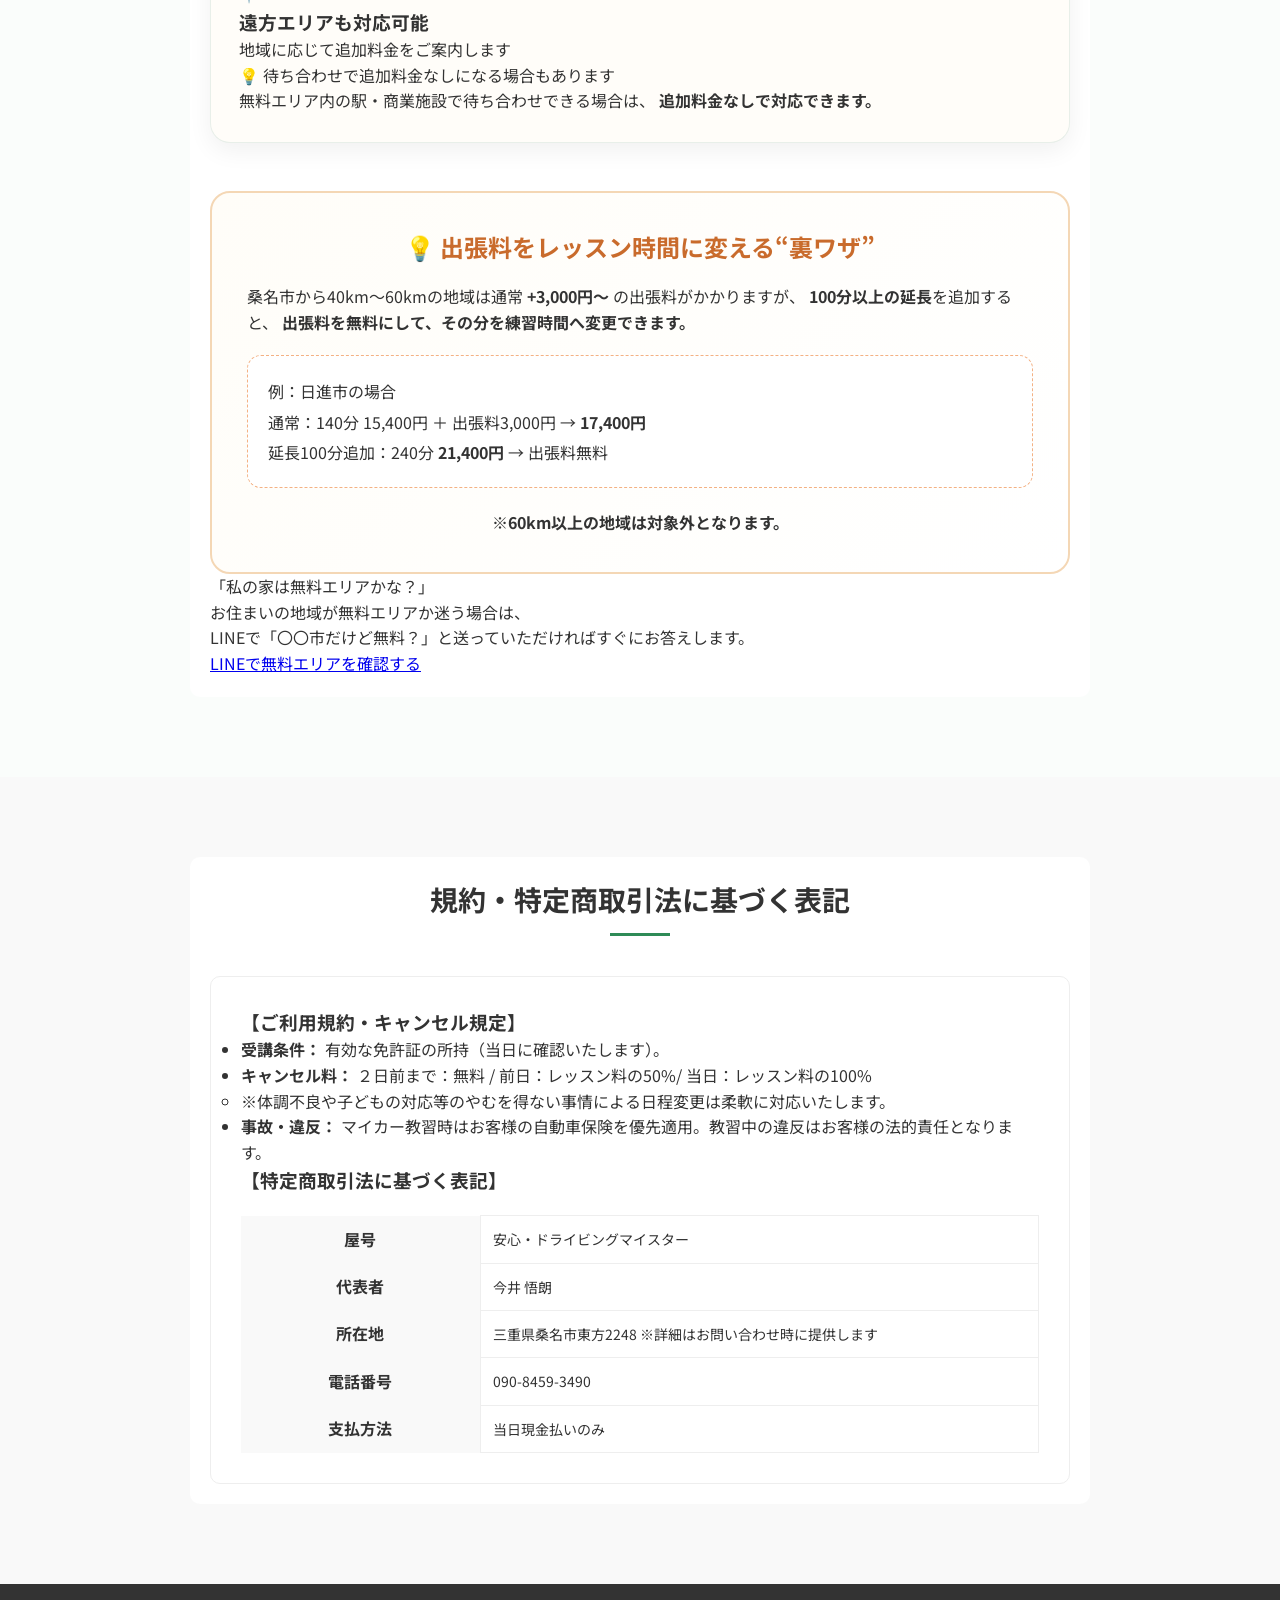
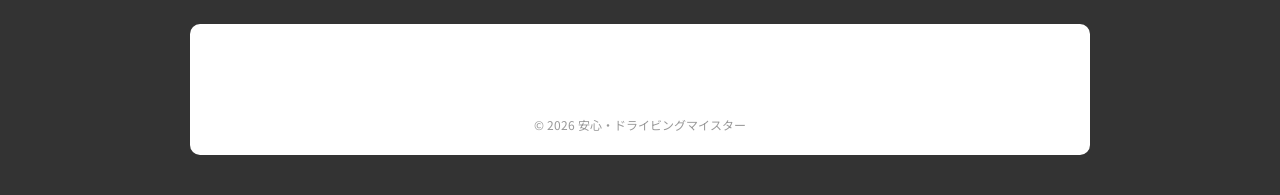
<file: gifu-gifu.html>
<!DOCTYPE html>
<html lang="ja">

<head>
    <meta charset="UTF-8">
    <meta name="viewport" content="width=device-width, initial-scale=1.0">
    <title>岐阜のペーパードライバー講習｜岐阜市・大垣・各務原対応｜出張教習【安心ドライビングマイスター】</title>
    <meta name="description" content="岐阜県の出張ペーパードライバー講習。岐阜市・大垣・各務原対応。指導歴17年・3,000人以上の実績で駐車・車線変更・高速など苦手克服をサポート。">
    <meta property="og:title" content="岐阜のペーパードライバー講習｜安心ドライビングマイスター">
    <meta property="og:description" content="元教習所指導員17年。怒らない・怖くない出張ペーパードライバー講習。岐阜市・大垣・各務原対応。">
    <meta property="og:image" content="https://paperdri.github.io/anshin-driving/img/ogp.jpg">
    <meta property="og:type" content="website">
    <meta name="google-site-verification" content="TGLKiVPbsa-axD_fPy3SpEioZP9sHDFIO67RhA-PBl0" />
    <meta property="og:url" content="https://paperdri.github.io/anshin-driving/gifu.html">
    <link rel="canonical" href="https://paperdri.github.io/anshin-driving/gifu.html">
    <link rel="stylesheet" href="style.css">
    <link rel="preconnect" href="https://fonts.googleapis.com">
    <link rel="preconnect" href="https://fonts.gstatic.com" crossorigin>
    <link href="https://fonts.googleapis.com/css2?family=Noto+Sans+JP:wght@400;700&display=swap" rel="stylesheet">
    <script type="application/ld+json">
    {
      "@context": "https://schema.org/",
      "@type": "Service",
      "serviceType": "ペーパードライバー講習",
      "provider": {
        "@type": "LocalBusiness",
        "name": "安心ドライビングマイスター",
        "address": {
          "@type": "PostalAddress",
          "addressLocality": "桑名市",
          "addressRegion": "三重県"
        }
      },
      "areaServed": [
  {"@type": "City", "name": "岐阜市"},
{"@type": "City", "name": "大垣市"},
{"@type": "City", "name": "各務原市"}
  {"@type": "State", "name": "三重県"},
  {"@type": "State", "name": "愛知県"}
],
      "offers": {
        "@type": "Offer",
        "price": "15400",
        "priceCurrency": "JPY"
      }
    }
    </script>
</head>

<body>

    <header>
        <div class="container">
            <div class="header-layout">
                <div class="logo-area center">
                    <span class="logo-sub">出張型ペーパードライバー教習</span>
                    <div class="logo-main">
                        安心ドライビングマイスター
                    </div>
                </div>

                <nav class="main-nav area-only-nav">
                    <a href="gifu.html" class="area-tab active" title="岐阜県のペーパードライバー講習">岐阜</a>
                    <a href="index.html" class="area-tab" title="三重県のペーパードライバー講習">三重</a>
                    <a href="aichi.html" class="area-tab" title="愛知県のペーパードライバー講習">愛知</a>

                </nav>
            </div>
        </div>
    </header>

    <section class="hero-new">
        <div class="container hero-container">
            <div class="hero-content">
                <p class="hero-sub-area">岐阜県の出張ペーパードライバー講習</p>
                <h1>
                    岐阜のペーパードライバー講習｜「怖い」を「自信」に変える出張教習
                </h1>
                <p class="hero-text-main">
                    岐阜市・大垣市・各務原市を中心に、岐阜県内で出張ペーパードライバー講習を行っています。<br>
                    岐阜の道路環境に合わせた実践的な練習で、「一人で運転できる」状態までサポートします。
                </p>

                <div class="hero-description-wrap">
                    <p class="hero-target">
                        ペーパードライバー・免許取りたて・初心運転者・ブランクのある方専門
                    </p>
                    <p class="hero-text-main">
                        「仕事で急に車が必要になった」「家族の送迎をしたい」「一人で運転するのが怖い」<br class="pc-only">
                        指導員歴17年のプロが、<strong>論理的で分かりやすいコツ</strong>を伝授。<br class="pc-only">
                        無理のない「練習手順」で「楽しく」上達をサポートします。
                    </p>
                    <p>
                        〇岐阜市・大垣市・各務原市・羽島市など、岐阜県内での出張ペーパードライバー講習に対応。<br>
                        岐阜特有の広い幹線道路・交通量の多いバイパス・郊外の走りやすい道路など、地域に合わせた実践練習が可能です。
                    </p>
                </div>

                <div class="trust-numbers">
                    <span>👥 累計指導 3,000名以上</span>
                    <span>🎓 指導歴 17年</span>
                    <span>🚕 タクシー・大型経験</span>
                </div>

                <div class="hero-btns">
                    <div class="hero-quick-nav">
                        <a href="#price">💰 料金</a>
                        <a href="#features">🚗 サービス内容</a>
                        <a href="#voice">💬 お客様の声</a>
                        <a href="#area">📍 出張エリア</a>

                    </div>
                    <a href="https://lin.ee/PbCxjHP" class="btn hero-btn-main">
                        まずはLINEで悩みを相談してみる
                    </a>
                    <p style="margin-top:20px;">
                        「相談したら申し込まないといけないのかな…」
                        そんな心配はいりません。ご相談だけでも大歓迎です。
                    </p>
                    <p class="line-easy-note">
                        送迎・駐車・通勤など、ひとこと相談だけでも大丈夫です
                    </p>
                </div>
            </div>
            <div class="hero-image-area">
                <div class="hero-photo-wrap">
                    <img src="img/koushi.png" alt="岐阜県のペーパードライバー講習講師 今井悟朗（出張教習・運転指導）" class="hero-img-free">
                    <div class="instructor-badge">
                        <span class="badge-title">指導員歴</span>
                        <span class="badge-year">17年</span>
                    </div>
                </div>
            </div>
        </div>
    </section>

    <section class="section worry-section">
        <div class="container center">
            <h2 class="section-title">こんなお悩みありませんか？</h2>
            <div class="area-list">
                <div class="area-group">✔ 岐阜の広い道路が速くて怖い</div>
                <div class="area-group">✔ 岐阜のバイパスの流れについていけない</div>
                <div class="area-group">✔ 郊外のスピード感が怖い</div>
                <div class="area-group">✔ 岐阜市内の交通量が多くて不安</div>
                <div class="area-group">✔ 子どもの送迎で車が必要になった</div>
                <div class="area-group">✔ 就職で運転が必要になった</div>
                <div class="area-group">✔ 駐車や車線変更だけ苦手</div>
                <div class="area-group">✔ 高速道路だけ集中的に練習したい</div>
                <div class="area-group">✔ 免許取り立てで実際運転できるか不安だ</div>
                <div class="area-group">✔ 高校卒業後・就職前に一人で乗れるようにしたい</div>
            </div>
            <p class="voice-bottom-message">その不安、17年の指導経験で「できる」に変えていきます。</p>
        </div>
    </section>
    <section class="section beginner-section">
        <div class="container">
            <div class="beginner-box">
                <h3>🎓 免許取りたての「家の車デビュー」にも対応</h3>
                <p>
                    教習車では運転できても、
                    <strong>自宅の車・家の駐車場・近所の細い道はまったく別物</strong>です。
                </p>
                <p>
                    はじめて自分の家の車を運転する時こそ、一番不安になりやすいポイント。
                    親御さんに横に乗ってもらう前に、プロが助手席でしっかりサポートします。
                </p>
                <p>
                    ご自宅の車で、よく使う道・学校やバイト先までのルート・駐車場まで、
                    <strong>初心運転者の実生活デビューを安全にサポート</strong>します。
                </p>
            </div>
        </div>
    </section>
    <section class="section container" id="features">
        <div class="feature-row">
            <div class="feature-item">
                <span class="feature-icon">🔍</span>
                <h4>教える力 × 実務経験</h4>
                <p>
                    教習指導17年に加え、タクシー・大型トレーラーの実務経験を活かし、
                    市街地・狭い道・駐車・車線変更まで実践的に指導。
                    「目からウロコの運転理論」で「納得」があるから、身につきます。
                </p>
            </div>
            <div class="feature-item">
                <span class="feature-icon">💡</span>
                <h4>論理的なステップ</h4>
                <p>17年の経験から導き出した独自のカリキュラム。無理・無駄な練習はせず、できることから一段ずつ積み上げるので上達が早いです。</p>
            </div>
            <div class="feature-item">
                <span class="feature-icon">🤝</span>
                <h4>柔軟な対応力</h4>
                <p>お子様同乗OKなママ向け配慮から、仕事での利用や高速、車庫入れ特訓まで、一人ひとりの「やりたいこと」「困っていること」に幅広く対応します。</p>
            </div>
        </div>
    </section>

    <section class="section price-bg center" id="price">
        <div class="container">
            <h2 class="section-title">料金はシンプルで安心</h2>

            <div class="price-first-view">
                <p class="price-mini">1回でしっかり上達を実感できる人気レッスン</p>

                <div class="price-main-visual">
                    <span class="price-time-strong">140分</span>
                    <span class="price-price-strong">15,400円</span>
                </div>

                <p class="price-value-copy">
                    〇浅く何回に分けるより、<strong>1回でしっかり練習時間を確保することで、
                        駐車・送迎・車線変更まで、まとめて練習でき上達しやすくなります。</strong><br>
                    〇また、1回で卒業するか、続けて受講するかは、お客様の希望を優先し、<strong>こちらから強制することは絶対にありません。</strong><br><br>
                    ⭐高速道路練習も可能です（高速料金のみ実費）。
                </p><br><br>
                <p class="price-reassure">
                    はじめての方の多くが「140分でかなり安心して運転できた」と実感されています。
                </p>
                <p class="price-reassure">
                    ★追加料金は一切ありません（高速代・遠方出張料を除く）
                </p>
            </div>

            <div class="single-price">
                <div class="price-card recommended">
                    <span class="price-tag tag-pink">基本レッスン</span>
                    <div class="price-name">基本から応用まで完全オーダーメイド</div>

                    <p class="price-detail">
                        〇基本操作から応用まで、あなたの今の不安や目的に合わせて
                        <strong>完全オーダーメイドでカスタマイズします。</strong><br><br>

                        〇まずは発進・右左折・車線変更・駐車など、
                        基本から応用までしっかりできるように進めます。<br><br>

                        〇そのうえで希望があれば、
                        送迎ルート、職場までの通勤、スーパー駐車場、
                        狭い道、高速道路、ご自宅周辺なども
                        一緒に練習していきます。<br><br>

                        〇<strong>駐車練習だけ。高速走行だけ。</strong>のような、ご希望のみの練習もできます。<br><br>

                        <strong>「今できるようになりたいこと」まで含めて140分しっかり練習。</strong><br><br>

                        無理なく一歩ずつ進めるので、
                        「運転できるようになった」を実感できます。<br><br>

                        <strong>満足できるまで何回でも受講可能です。</strong>
                    </p>
                </div>
            </div>
            <div class="extension-box">
                <h3 class="extension-title">⏰ もっとしっかり練習したい方へ｜30分延長OK</h3>
                <p class="extension-lead">
                    ワンレッスンで160分以上しっかり練習したい方は、
                    <strong>30分ごと +3,000円</strong>で延長できます。
                </p>

                <div class="extension-grid">
                    <div class="extension-item">
                        <h4>30分追加</h4>
                        <p><strong>170分レッスン</strong></p>
                    </div>
                    <div class="extension-item">
                        <h4>60分追加</h4>
                        <p><strong>200分レッスン</strong></p>
                    </div>
                    <div class="extension-item">
                        <h4>それ以上もOK</h4>
                        <p><strong>遠距離・高速・長時間練習対応</strong></p>
                    </div>
                </div>

                <p class="extension-note">
                    当日でも予約状況に空きがあれば追加OKです。<br>
                    遠距離走行をご希望の方、なかなか日程が取れない方にも人気です。
                </p>
            </div>


            <div class="lesson-example-box">
                <h3 class="lesson-example-title">こんなご希望で練習する方が多いです</h3>
                <p class="lesson-example-sub">内容はすべて自由にカスタマイズできます</p>

                <div class="lesson-example-grid">
                    <div class="lesson-example-item">🚗 家の車を一人で運転できるようになりたい</div>
                    <div class="lesson-example-item">🏫 子どもの送迎ルートを練習したい</div>
                    <div class="lesson-example-item">💼 職場までの通勤ルートを走れるようになりたい</div>
                    <div class="lesson-example-item">🅿️ スーパーや職場で駐車できるようになりたい</div>
                    <div class="lesson-example-item">🛣️ 高速道路や車線変更を練習したい</div>
                    <div class="lesson-example-item">🏘️ 狭い生活道路でのすれ違いが不安だ</div>
                    <div class="lesson-example-item">✨ ご希望に合わせて自由設計OK</div>
                </div>
            </div>
        </div>
    </section>

    <div class="container">
        <div class="info-box">
            <h3 class="info-title">安心のサポート体制</h3>
            <div class="info-grid">
                <div class="info-item mama-benefit">
                    <h4>👶 ママ応援：お子様同乗OK</h4>
                    <p>チャイルドシートがあればお子様と一緒に練習OK。ぐずり対応等があれば<strong>「5分無料延長」</strong>も付けますから安心ですよ。</p>
                </div>
                <div class="info-item">
                    <h4>🚗 補助ブレーキ完備</h4>
                    <p>マイカー練習でも助手席から私が止めれます。バックだってできちゃいます。教習車（無料）での練習も可能です。</p>
                </div>
                <div class="info-item">
                    <h4>🛣️ 目的別走行OK・高速OK</h4>
                    <p>幼稚園まで・職場まで等、目的に合わせた練習が可能です（高速代等は実費負担）。お気軽にご相談ください。</p>
                </div>
            </div>
        </div>
    </div>

    <section class="section voice-section" id="voice">
        <div class="container">
            <h2 class="section-title center">三重・愛知・岐阜のお客様の声</h2>
            <p class="voice-lead center">
                「本当に運転できるようになるの？」という不安が、
                たった1〜2回で安心に変わったというお声を多くいただいています。
            </p>

            <div class="voice-grid">
                <div class="voice-card">
                    <div class="voice-icon">🅿️</div>
                    <p class="voice-text">
                        他で何回かレッスンを受けても駐車が全然できませんでしたが、
                        先生は「どのタイミングでハンドルを切るか」を理論的に教えてくれて、
                        <strong>たった2回で自分でも驚くほど停められるようになりました。</strong>
                    </p>
                    <span class="voice-user">40代・女性（駐車が苦手）</span>
                </div>

                <div class="voice-card">
                    <div class="voice-icon">👶</div>
                    <p class="voice-text">
                        子どもの送迎ルートを走れるようになりたくてお願いしました。
                        必要な道だけを重点的に練習してくれたので、
                        <strong>初回140分でかなり安心して走れるようになりました。</strong>
                    </p>
                    <span class="voice-user">岐阜市・30代女性（ペーパードライバー歴10年）</span>
                </div>

                <div class="voice-card">
                    <div class="voice-icon">🛣️</div>
                    <p class="voice-text">
                        通勤で車が必要になり、高速道路がずっと怖かったのですが、
                        合流・車線変更の考え方を順番に整理して教えてもらい、
                        <strong>1回で苦手意識がかなり減りました。</strong>
                    </p>
                    <span class="voice-user">30代・会社員</span>
                </div>
            </div>
        </div>
    </section>

    <section class="message-section">
        <div class="container">
            <div class="message-card">
                <span class="message-tag">17年の経験からお伝えしたいこと</span>
                <h2 class="message-title">運転は、本当は「簡単」なんです。</h2>

                <div class="message-content">
                    <p>難しいと感じてしまうのは、ちょっとした「勘違い」や「苦手意識」・「思い込み」が原因であることがほとんど。そしてそういう人は意外と多いんです。3,000人以上の方を見てきた私だからこそ、断言できることがあります。
                    </p>
                    <p class="highlight-text">正しいステップで進めば、どなたでも<strong>必ず自信をもって運転できます。</strong></p>
                    <p>あなたの「運転アレルギー」を根本から解消し、楽しくハンドルを握れる毎日を、私が全力でサポートします。</p>
                </div>

                <div class="message-signature">
                    代表インストラクター 今井 悟朗
                </div>
            </div>
        </div>
    </section>

    <section class="message-section meister-message-section">
        <div class="container">
            <div class="message-card">
                <span class="message-tag">どうして運転は「怖い」？「心配」？</span>
                <h2 class="message-title">運転はわからないことだらけ！</h2>

                <div class="message-content">
                    <p>
                        <strong>・「ハンドル操作」真っすぐがわからん！</strong>
                    </p>
                    <p>
                        <strong>・左折小回りがとにかく怖い</strong>
                    </p>
                    <p>
                        <strong>・車両感覚って何？</strong>
                    </p>
                    <p>
                        <strong>・車線変更ってレベル高すぎ！</strong>
                    </p>
                    <p>
                        <strong>・黄色信号で行っていいかどうかわからない　　etc…</strong><br><br>
                    </p>

                    <p>
                        <strong>「わからない」を「なるほど！」</strong>
                        に変えれば、<strong>「すっきり」</strong>自信が持てます！
                        問題は<strong>「怖い」と「心配」だけ</strong>
                    </p>

                    <p class="highlight-text">
                        ただ優しいだけではなく、納得を与えることができます。<br>
                        ドライビングマイスター（運転上達の職人）にお任せください。
                    </p>
                </div>
            </div>
        </div>
    </section>
    <h2 class="section-title center">講師プロフィール</h2>
    <div class="profile-box">
        <div class="profile-image">
            <img src="img/koushi.png" alt="元教習所指導員・今井悟朗のプロフィール。タクシー・大型トレーラー経験を活かした実践的な運転指導"
                class="profile-img-standard">
        </div>

        <div class="profile-content">
            <p class="profile-sub">
                元教習所指導員 / 指導歴17年 / タクシー・大型トレーラー経験
            </p>

            <h3 class="profile-name">あなたの「怖い」を「安心」に変える伴走型レッスン</h3>

            <p class="profile-text">
                はじめまして。安心・ドライビングマイスターの今井です。<br>
                教習所で17年間、たくさんの方の「怖い」「苦手」と向き合ってきました。
            </p>

            <p class="profile-text">
                特に多いのは、子どもの送迎、仕事復帰、長いブランクなど、
                <strong>「運転できないと生活が不便になる方」</strong>です。
            </p>

            <p class="profile-text">
                私が大切にしているのは、怒らず・否定せず、
                その方のペースに合わせて「できた」を積み重ねること。
                わからないことを一つずつ整理していけば、
                運転は必ずラクに感じられるようになります。
            </p>

            <p class="profile-text">
                教習指導だけでなく、タクシーや大型トレーラーの実務経験もあるため、
                狭い道・駐車・交通の流れ・実生活で使うルート練習まで、
                <strong>生活で本当に使える運転</strong>を分かりやすくお伝えできます。
            </p>

            <p class="profile-text">
                「私でもできるかな？」という不安がある方こそ大歓迎です。
                一緒に自信を育てていきましょう。
            </p>
        </div>
    </div>

    <section class="section faq-section" id="faq">
        <div class="container">
            <h2 class="section-title center">講習に関するよくあるご質問</h2>
            <div class="faq-list">
                <div class="faq-item">
                    <h3 class="faq-question">Q. 本当に怒られずに教えてもらえますか？</h3>
                    <p class="faq-answer">はい。怒ったり否定したりする指導は一切行いません。「なぜ怖いのか」を整理しながら、安心してできるようになるまで丁寧にサポートします。</p>
                </div>
                <div class="faq-item">
                    <h3 class="faq-question">Q. マイカーでの練習はできますか？</h3>
                    <p class="faq-answer">可能です。普段使う車で練習することで、実際の生活にすぐ活かせます。簡易補助ブレーキを持参しますので、安全面もご安心ください。</p>
                </div>
                <div class="faq-item">
                    <h3 class="faq-question">Q. 子どもを乗せたままでも大丈夫ですか？</h3>
                    <p class="faq-answer">大歓迎です。チャイルドシートがあれば同乗可能です。ぐずり対応等での「5分無料延長」もございます。</p>
                </div>
            </div>
        </div>
    </section>

    <section class="section flow-section" id="flow">
        <div class="container">
            <h2 class="section-title center">ご利用の流れ</h2>
            <div class="voice-grid">
                <div class="voice-card">
                    <div class="voice-icon">①</div>
                    <p class="voice-text">LINEで無料相談</p>
                </div>
                <div class="voice-card">
                    <div class="voice-icon">②</div>
                    <p class="voice-text">お悩み・ご希望をヒアリング</p>
                </div>
                <div class="voice-card">
                    <div class="voice-icon">③</div>
                    <p class="voice-text">日時・待ち合わせ場所を決定（自宅や駅等）</p>
                </div>
                <div class="voice-card">
                    <div class="voice-icon">④</div>
                    <p class="voice-text">当日レッスン開始</p>
                </div>
            </div>
        </div>
    </section>
    <section class="section lesson-time-section">
        <div class="container">
            <div class="lesson-time-card">
                <div class="lesson-time-icon">⏰</div>
                <p class="lesson-time-label">レッスン対応時間</p>
                <div class="lesson-time-hours">
                    <span>9:00</span>
                    <span class="wave">〜</span>
                    <span>17:00</span>
                </div>

                <p class="lesson-time-note">
                    夜間（18:00以降）は通常行っておりませんが、<br>
                    お仕事帰りなどご希望がある場合は、できる限り調整いたします。(夜間料金＋1000～）)
                </p>

                <p class="lesson-time-line">
                    💬 LINEで「夜も可能ですか？」と送るだけでOK！
                </p>
            </div>
        </div>
    </section>

    <section class="cta-band">
        <div class="container center">
            <p class="cta-sub">「私でも運転できるかな？」そんな不安こそ、お気軽にご相談ください</p>
            <h2 class="cta-title">お問い合わせ方法</h2>
            <p class="cta-urgency">
                ご希望日時はお早めに。
            </p>
            <div class="contact-options">
                <div class="contact-box line-main">
                    <span class="contact-tag">おすすめ・最速</span>
                    <h4>LINEで無料相談</h4>
                    <p class="contact-desc">24時間受付。一番早くお返事できます。</p>
                    <a href="https://lin.ee/PbCxjHP" class="btn cta-line-btn">LINEで「私でも大丈夫？」と相談する</a>
                    <div class="line-example">
                        <p>LINE追加後は、以下を送るだけでOKです。</p>
                        <p><strong>「ペーパードライバー講習を希望」</strong></p>
                    </div>
                </div>

                <div class="contact-box-sub">
                    <div class="sub-item">
                        <h5>【お電話】</h5>
                        <p class="phone-num">090-8459-3490</p>
                        <p class="sub-note">※レッスン中はお電話に出られません。留守電を残していただければ折り返します。</p>
                    </div>
                    <div class="sub-item">
                        <h5>【メール】</h5>
                        <p class="email-addr">anshin.driving.meister@gmail.com</p>
                        <p class="sub-note">※返信まで2〜3日お時間をいただく場合がございます。</p>
                    </div>
                </div>
            </div>

            <p class="cta-note">
                ※一人で運営しているため、レッスン中や移動中はお返事が遅れることがございます。何卒ご了承ください。<br><strong>お急ぎの方は、履歴の残るLINEが最も確実です。</strong></p>
        </div>
    </section>

    <section class="section area-section" id="area">
        <div class="container">
            <h2 class="section-title center">出張エリアと料金</h2>

            <div class="area-flex-container">
                <!-- 無料エリア -->
                <div class="area-card free-card">
                    <div class="area-status">⭐出張料：無料</div>
                    <div class="area-header">
                        <span class="icon">🚗</span>
                        <h3>無料エリア</h3>
                        <p class="distance-limit">下記エリアは追加料金なし</p>
                    </div>
                    <ul class="city-details full-list">
                        <li><strong><span>【三重】北部</span></strong><br>
                            桑名市・いなべ市・四日市市・鈴鹿市・朝日町・川越町・菰野町・東員町・木曽岬町
                        </li>

                        <li><strong><span>【愛知】名古屋市から西部</span></strong><br>
                            名古屋市・津島市・あま市・弥富市・愛西市・蟹江町・飛島村・大治町・
                            稲沢市・清須市・一宮市・北名古屋市・岩倉市・豊山町・東海市・大府市
                        </li>

                        <li><strong><span>【岐阜】岐阜市から西部(北部を除く）
                                </span></strong><br>
                            岐阜市（北部を除く）・大垣市・羽島市・各務原市・海津市・瑞穂市・本巣市・
                            養老町・安八町・輪之内町・神戸町・垂井町・関ケ原町・池田町・大野町
                        </li>
                    </ul>
                </div>
                <!-- 遠方エリア -->
                <div class="area-card paid-card">
                    <div class="area-status paid-status">★上記無料エリア外：+3,000円〜</div>
                    <div class="area-header">
                        <span class="icon">📍</span>
                        <h3>遠方エリアも対応可能</h3>
                        <p class="distance-limit">地域に応じて追加料金をご案内します</p>
                    </div>

                    <div class="area-tips">
                        <p class="check-text">💡 待ち合わせで追加料金なしになる場合もあります</p>
                        <p>
                            無料エリア内の駅・商業施設で待ち合わせできる場合は、
                            <strong>追加料金なしで対応できます。</strong>
                        </p>
                    </div>
                </div>
                <div class="travel-hack-box">
                    <h3 class="travel-hack-title">💡 出張料をレッスン時間に変える“裏ワザ”</h3>
                    <p>
                        桑名市から40km～60kmの地域は通常 <strong>+3,000円〜</strong> の出張料がかかりますが、
                        <strong>100分以上の延長</strong>を追加すると、
                        <strong>出張料を無料にして、その分を練習時間へ変更できます。</strong>
                    </p>

                    <div class="travel-example">
                        <p>例：日進市の場合</p>
                        <p>通常：140分 15,400円 ＋ 出張料3,000円 → <strong>17,400円</strong></p>
                        <p>延長100分追加：240分 <strong>21,400円</strong> → 出張料無料</p>
                    </div>

                    <p class="travel-bottom">
                        <strong>※60km以上の地域は対象外となります。</strong>
                    </p>

                </div>
            </div>

            <div class="area-check-box">
                <p class="check-title">「私の家は無料エリアかな？」</p>
                <p class="check-desc">
                    お住まいの地域が無料エリアか迷う場合は、<br class="pc-only">
                    LINEで「〇〇市だけど無料？」と送っていただければすぐにお答えします。
                </p>
                <a href="https://lin.ee/PbCxjHP" class="area-line-btn">LINEで無料エリアを確認する</a>
            </div>
        </div>
    </section>

    <section class="section policy-section" id="policy">
        <div class="container">
            <h2 class="section-title center">規約・特定商取引法に基づく表記</h2>
            <div class="policy-box">
                <h3>【ご利用規約・キャンセル規定】</h3>
                <ul class="policy-list">
                    <li><strong>受講条件：</strong> 有効な免許証の所持（当日に確認いたします）。</li>
                    <li><strong>キャンセル料：</strong> ２日前まで：無料 / 前日：レッスン料の50%/ 当日：レッスン料の100%
                        <ul>
                            <li>※体調不良や子どもの対応等のやむを得ない事情による日程変更は柔軟に対応いたします。</li>
                        </ul>
                    </li>
                    <li><strong>事故・違反：</strong> マイカー教習時はお客様の自動車保険を優先適用。教習中の違反はお客様の法的責任となります。</li>
                </ul>

                <h3 class="mt-40">【特定商取引法に基づく表記】</h3>
                <table class="legal-table">
                    <tr>
                        <th>屋号</th>
                        <td>安心・ドライビングマイスター</td>
                    </tr>
                    <tr>
                        <th>代表者</th>
                        <td>今井 悟朗</td>
                    </tr>
                    <tr>
                        <th>所在地</th>
                        <td>三重県桑名市東方2248 ※詳細はお問い合わせ時に提供します</td>
                    </tr>
                    <tr>
                        <th>電話番号</th>
                        <td>090-8459-3490</td>
                    </tr>
                    <tr>
                        <th>支払方法</th>
                        <td>当日現金払いのみ</td>
                    </tr>
                </table>
            </div>
        </div>
    </section>

    <div class="floating-line">
        <a href="https://lin.ee/PbCxjHP" class="line-btn">LINEで相談して不安をなくす</a>
    </div>

    <footer>
        <div class="container center">
            <p>安心・ドライビングマイスター</p>
            <div class="footer-links">
                <a href="#policy">利用規約</a> ｜ <a href="#policy">特定商取引法表記</a>
            </div>
            <p class="copyright">&copy; 2026 安心・ドライビングマイスター</p>
        </div>
    </footer>
    <a href="#" class="back-to-top-fixed">↑</a>
</body>

</html>
</file>
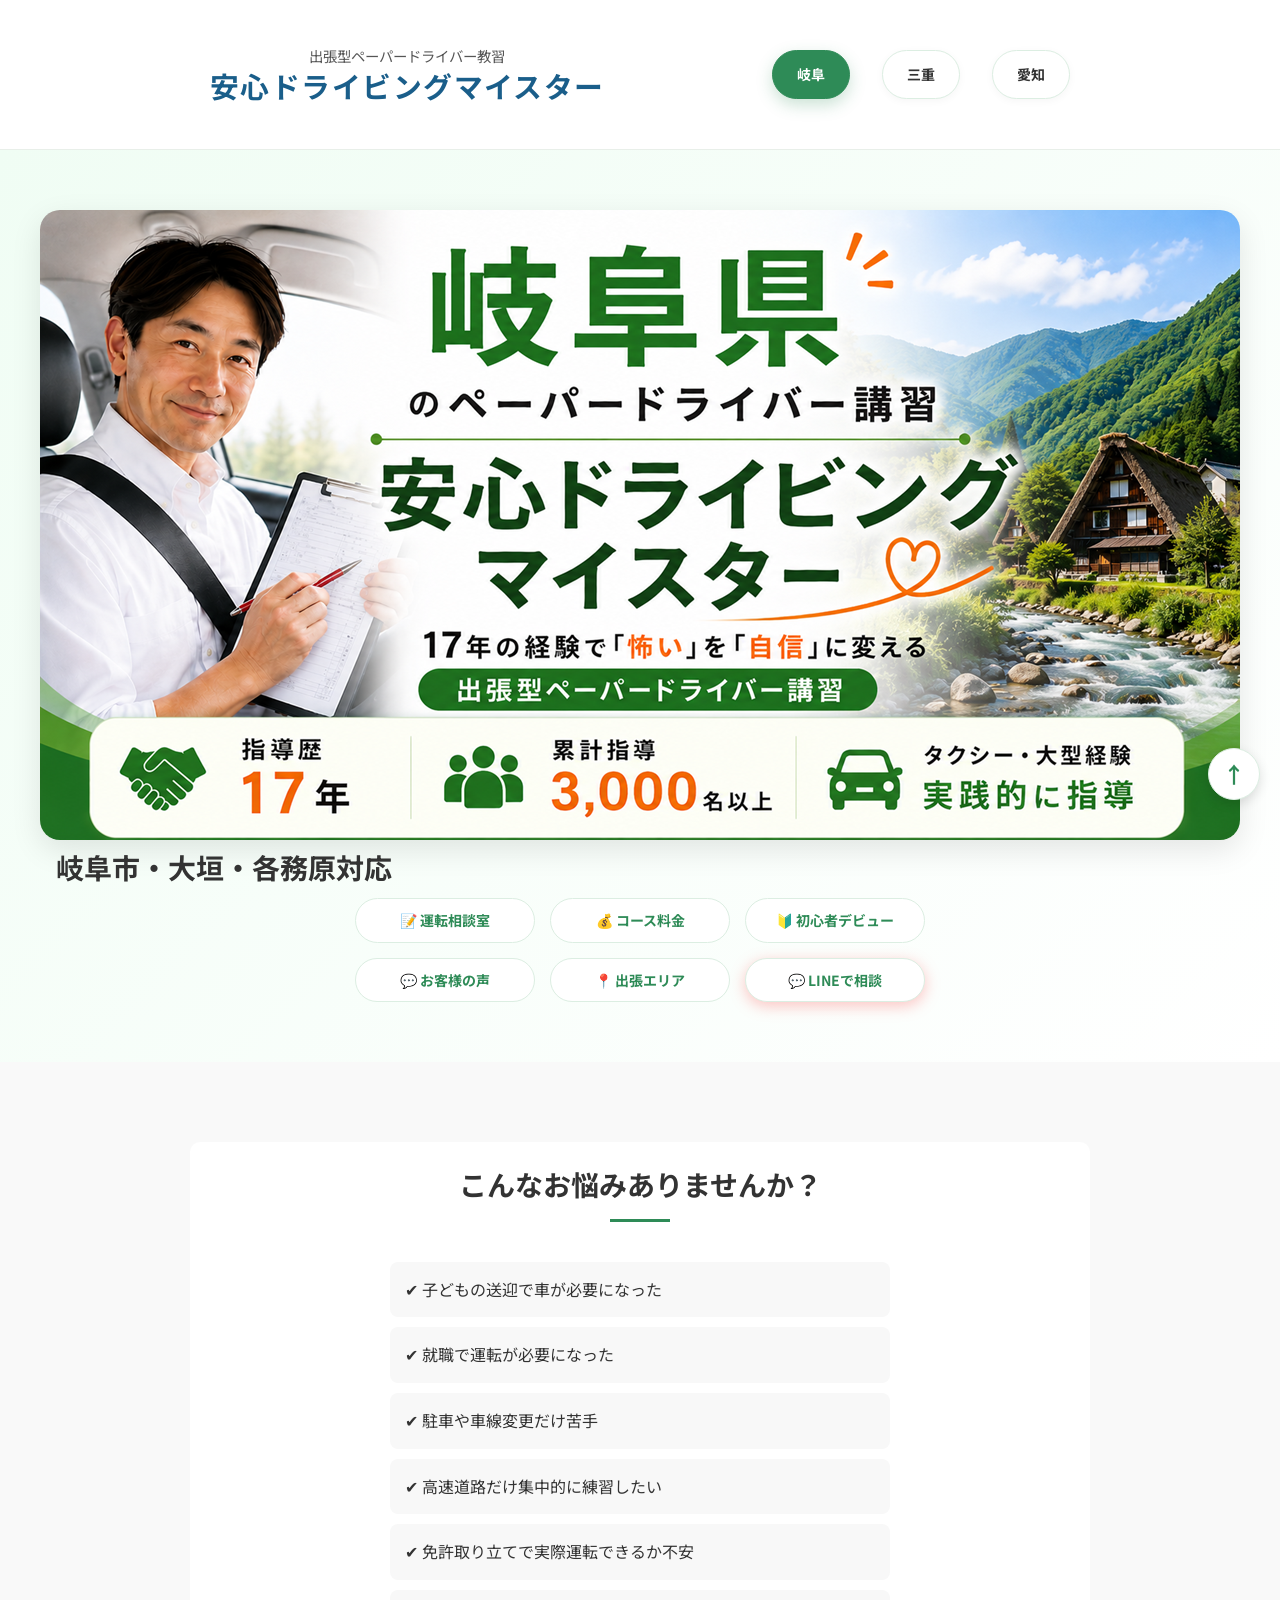
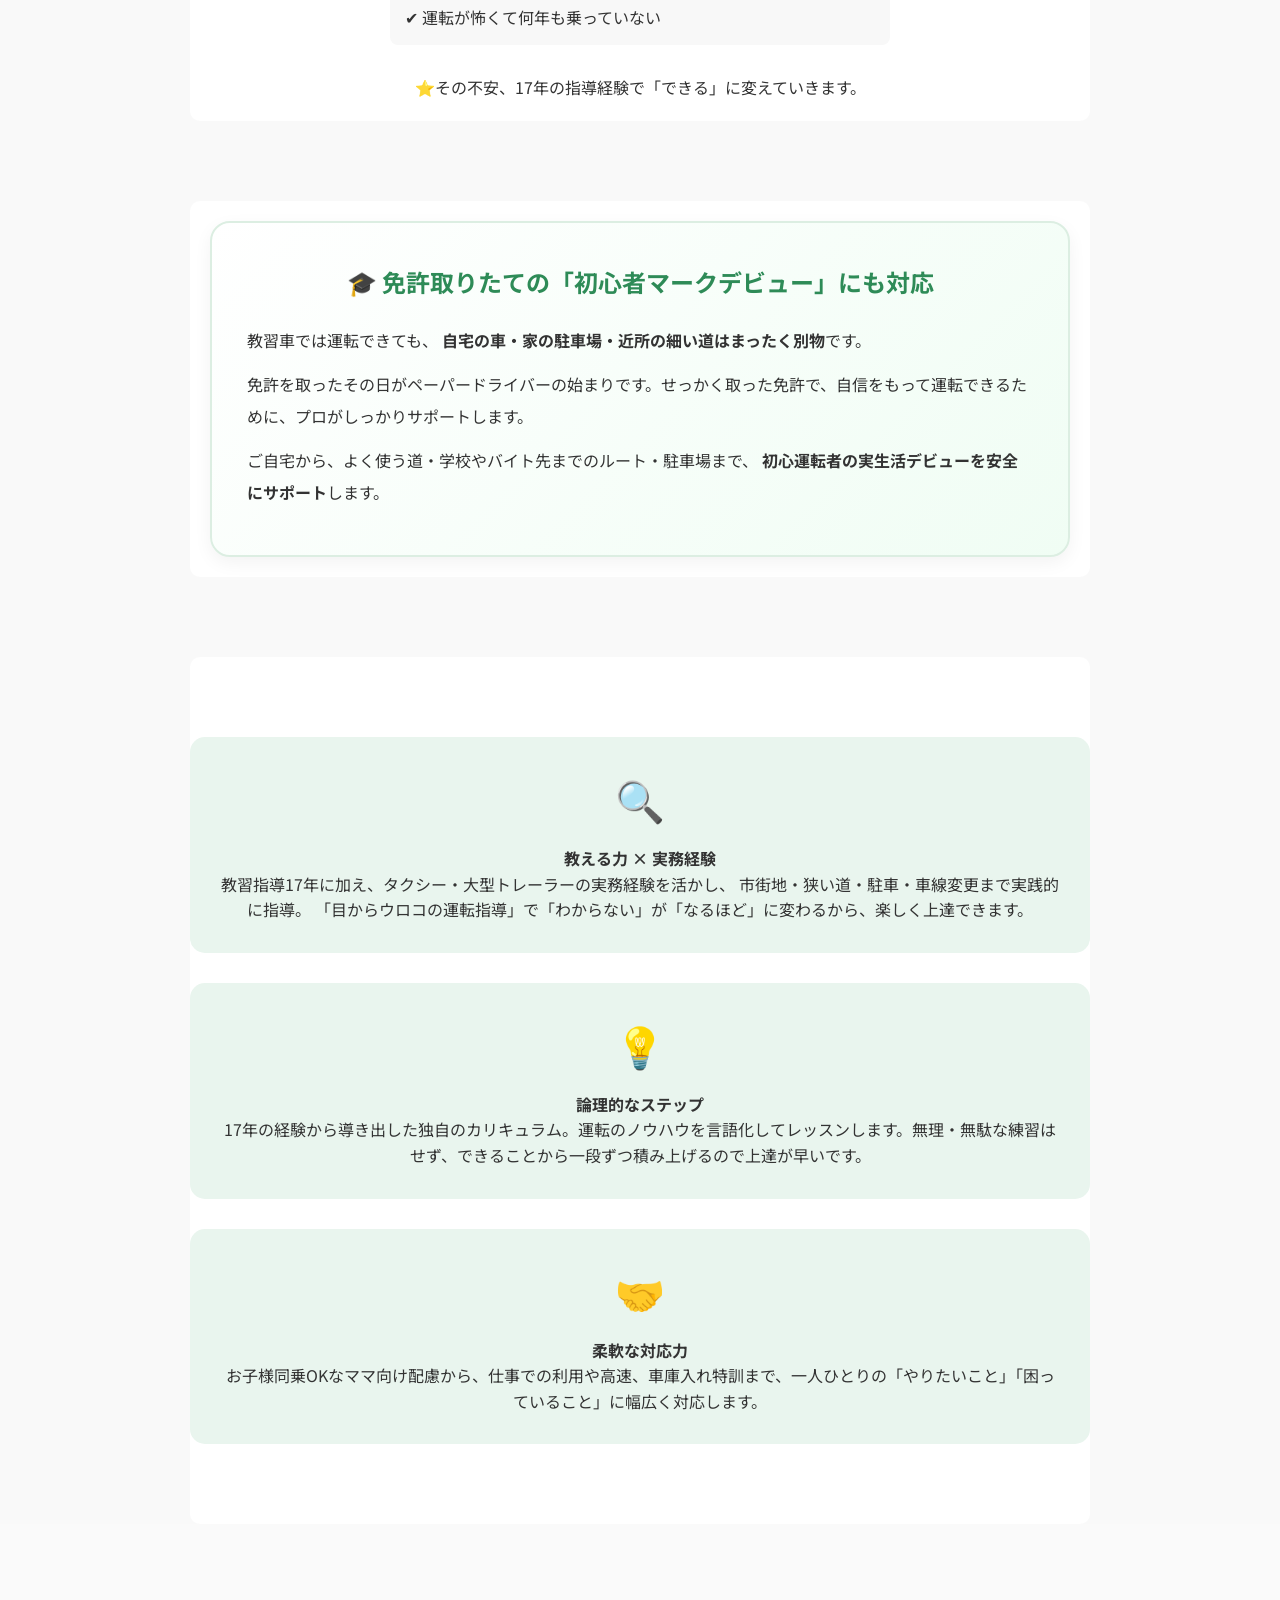
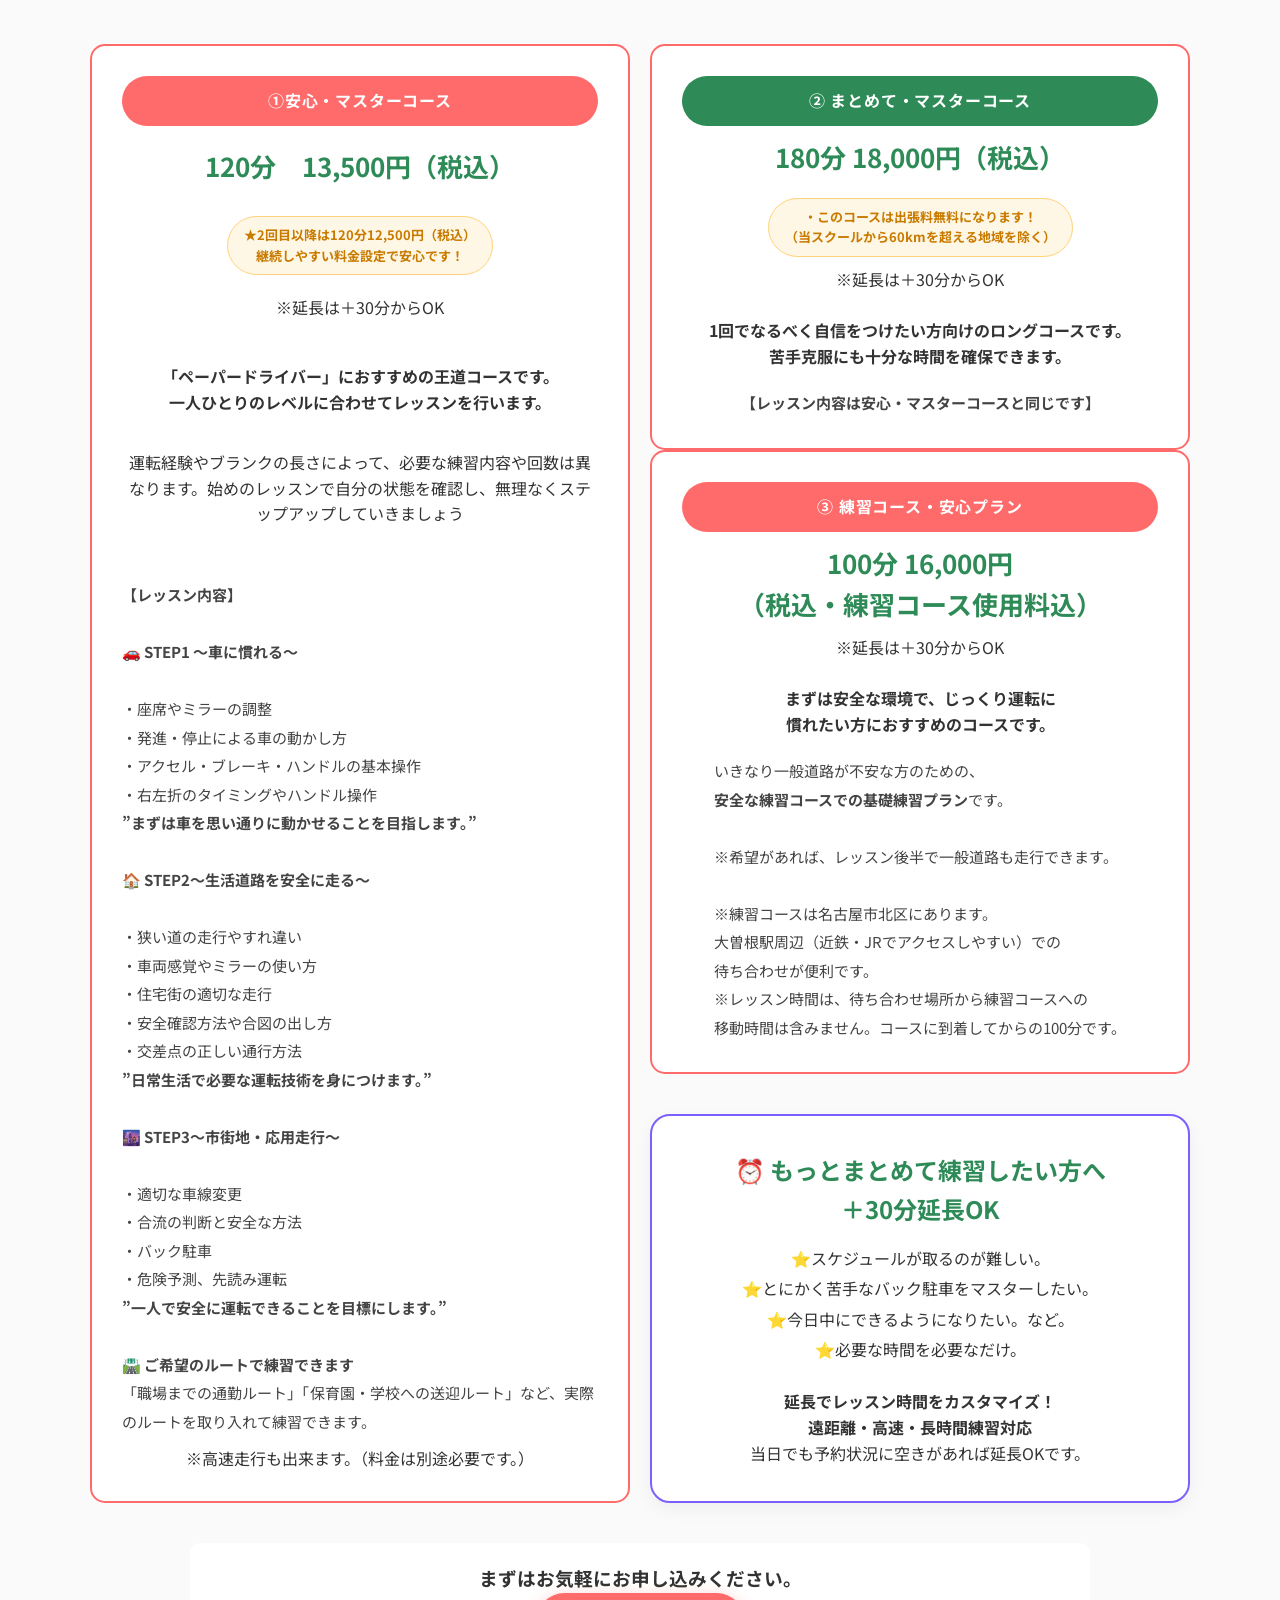
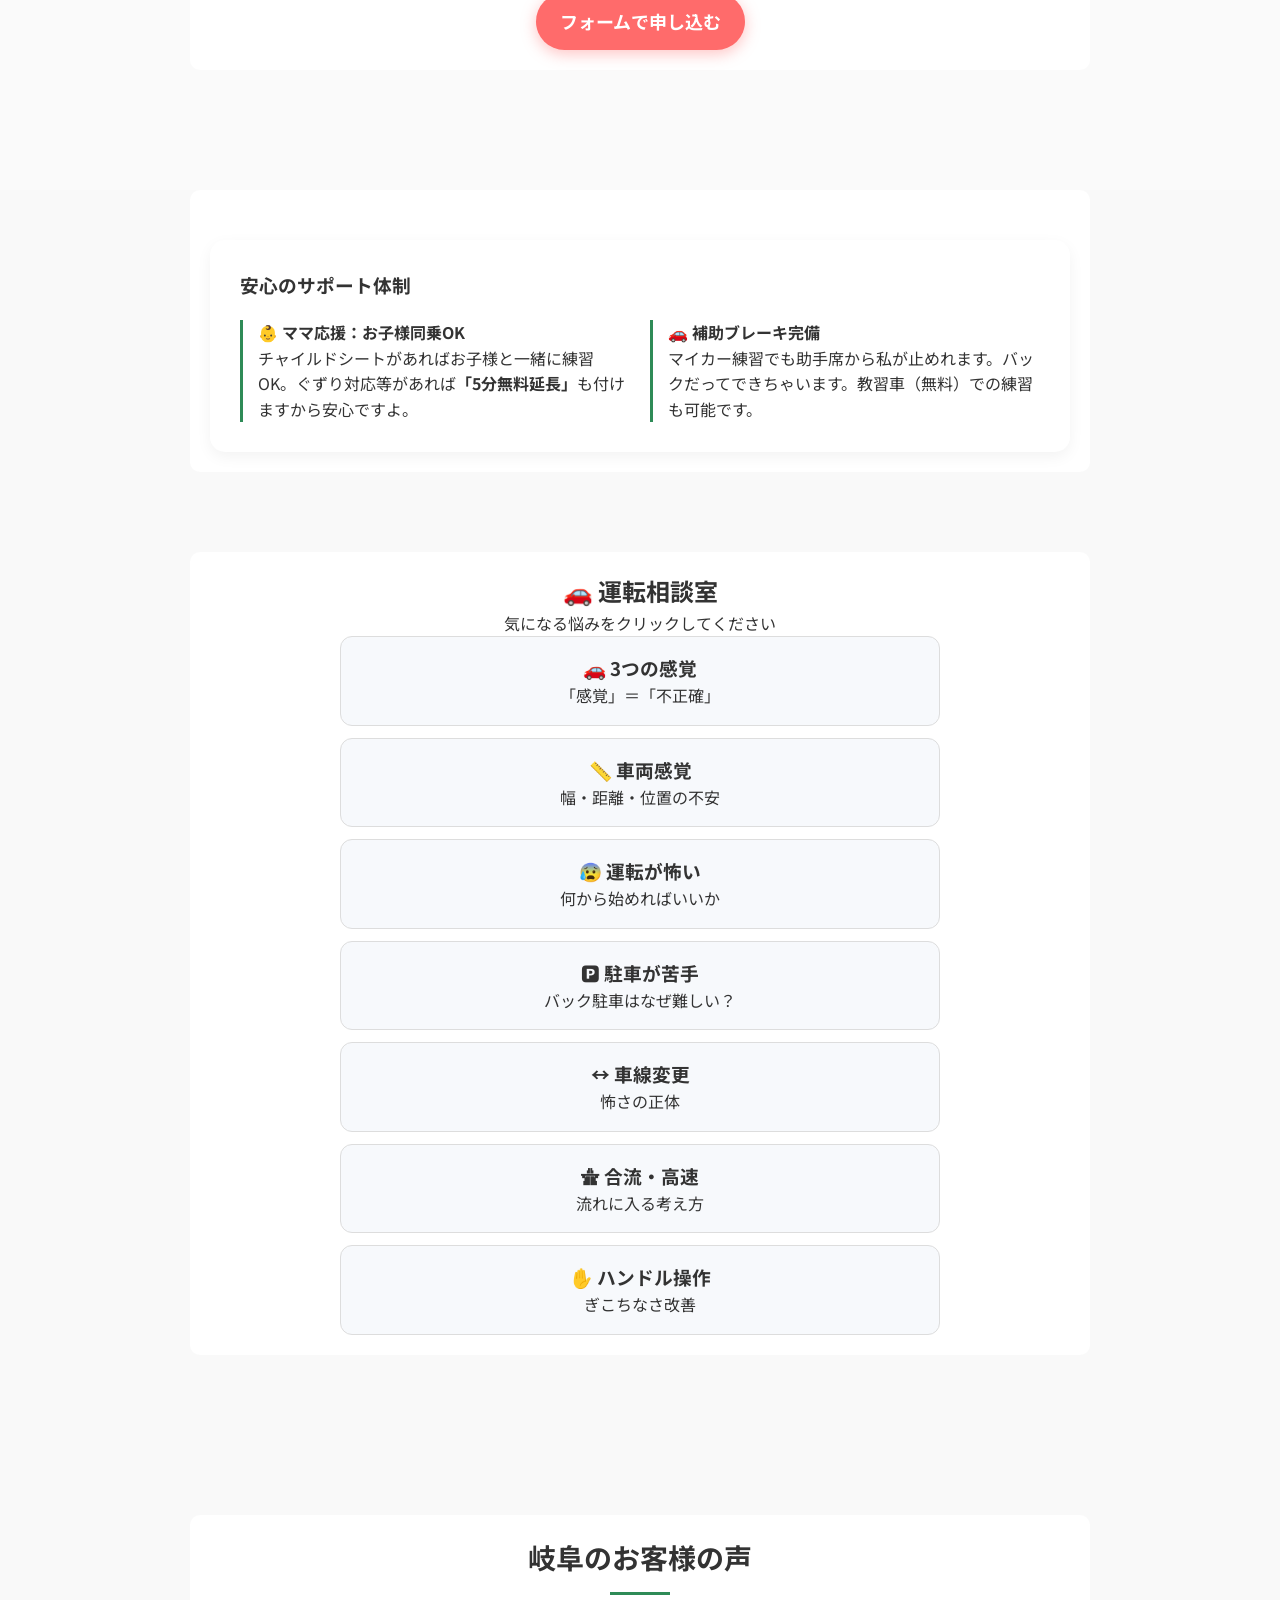
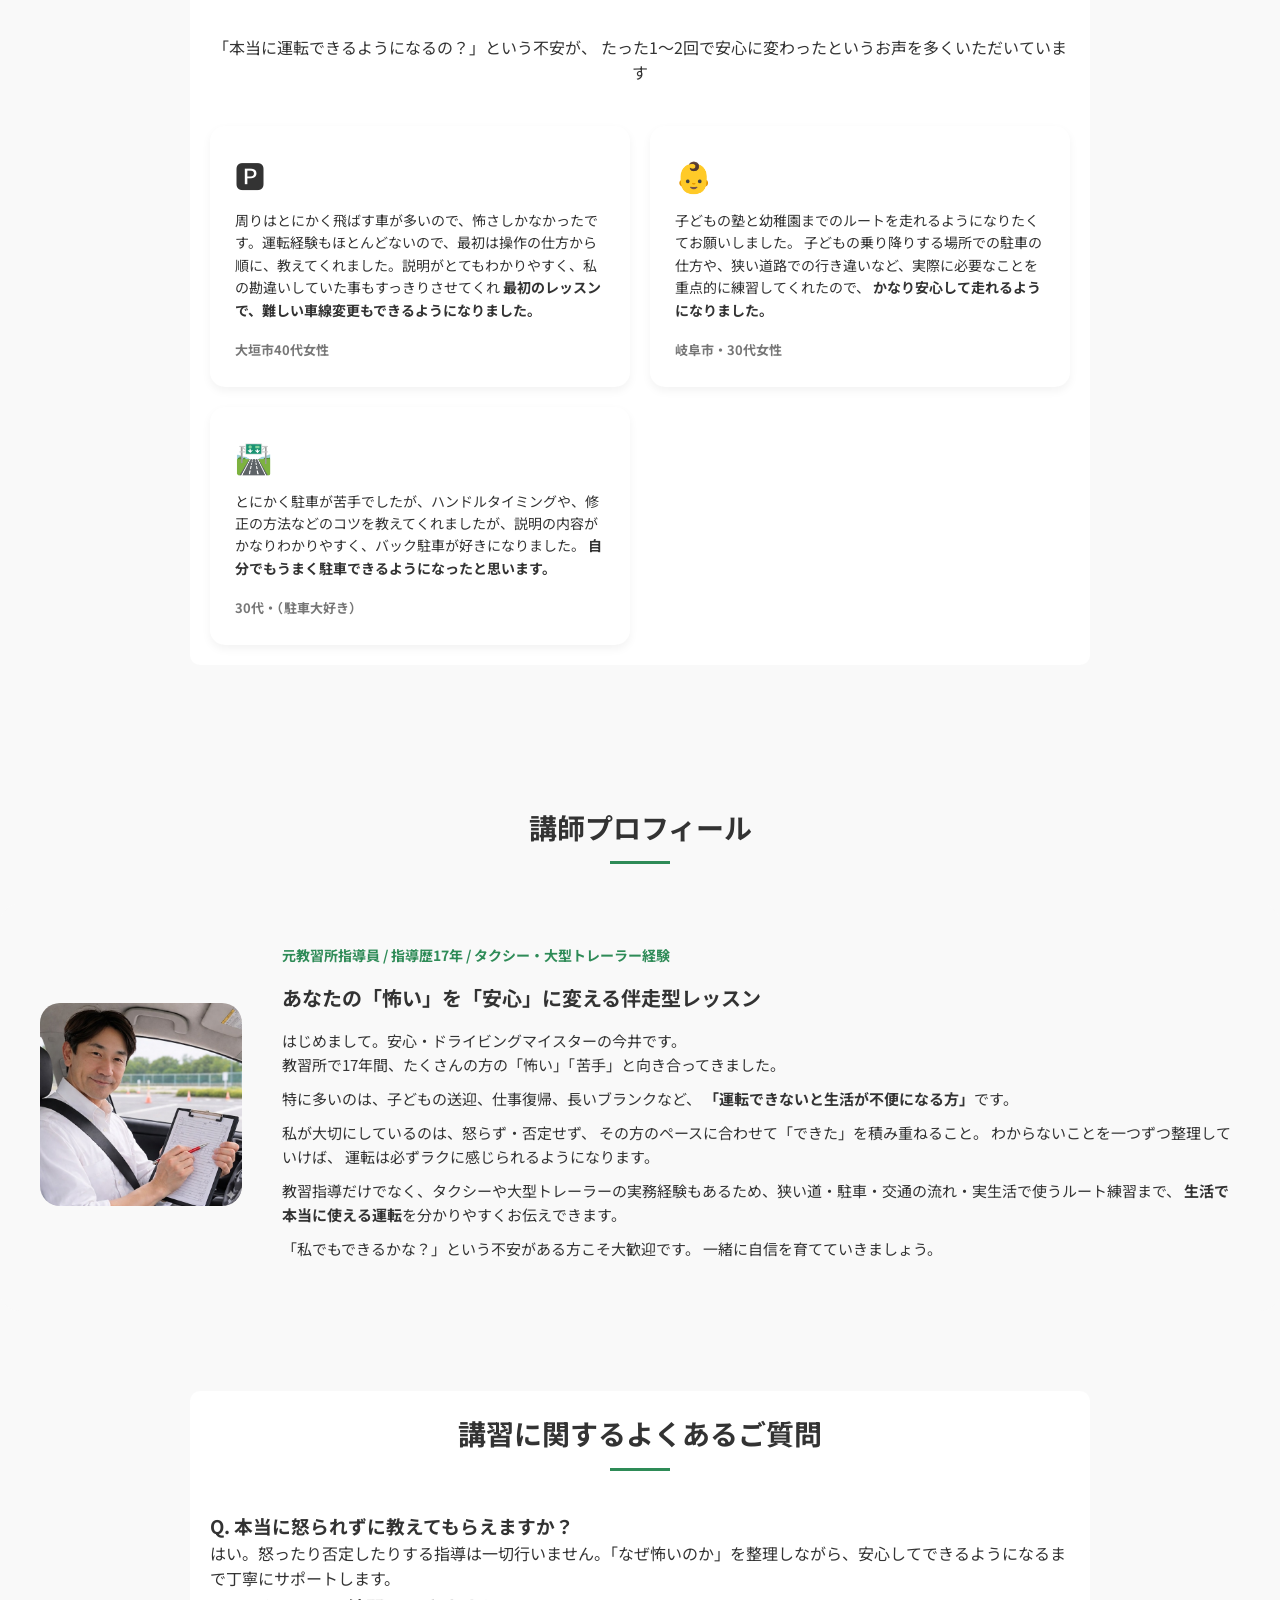
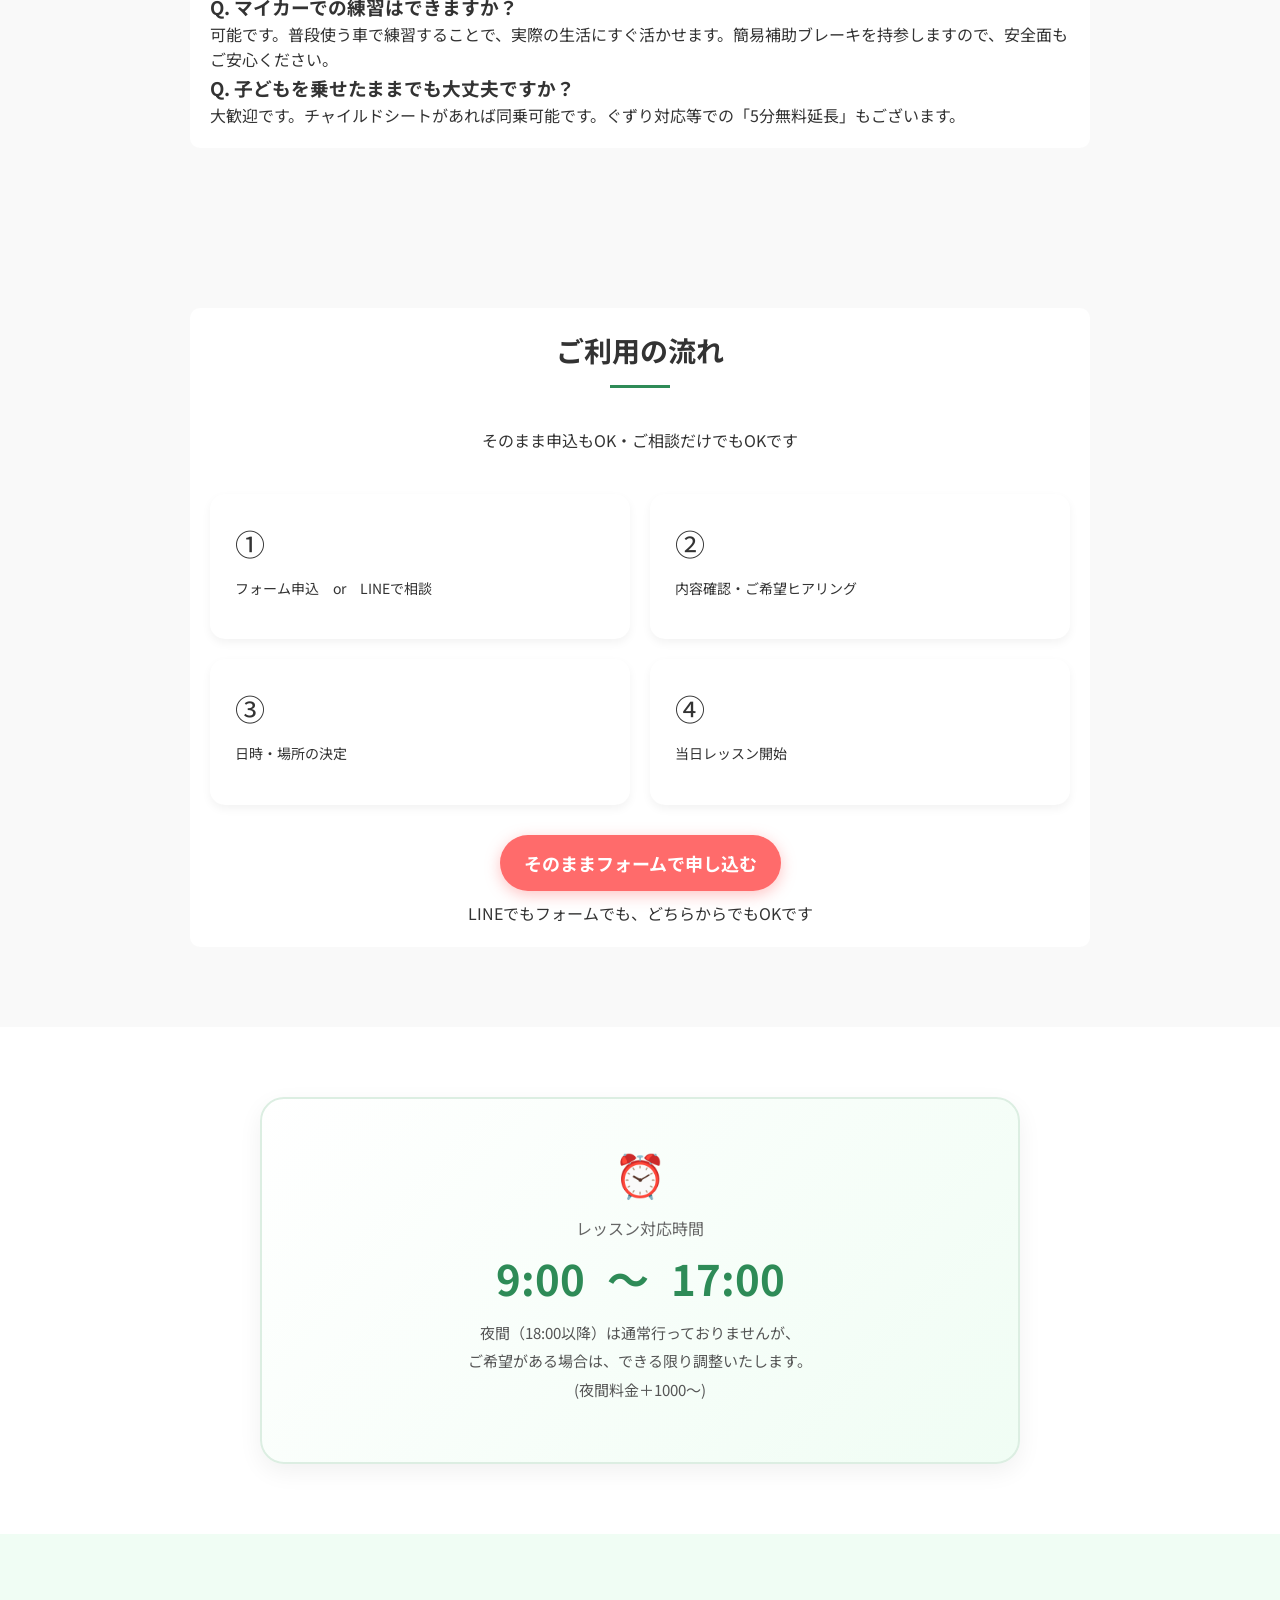
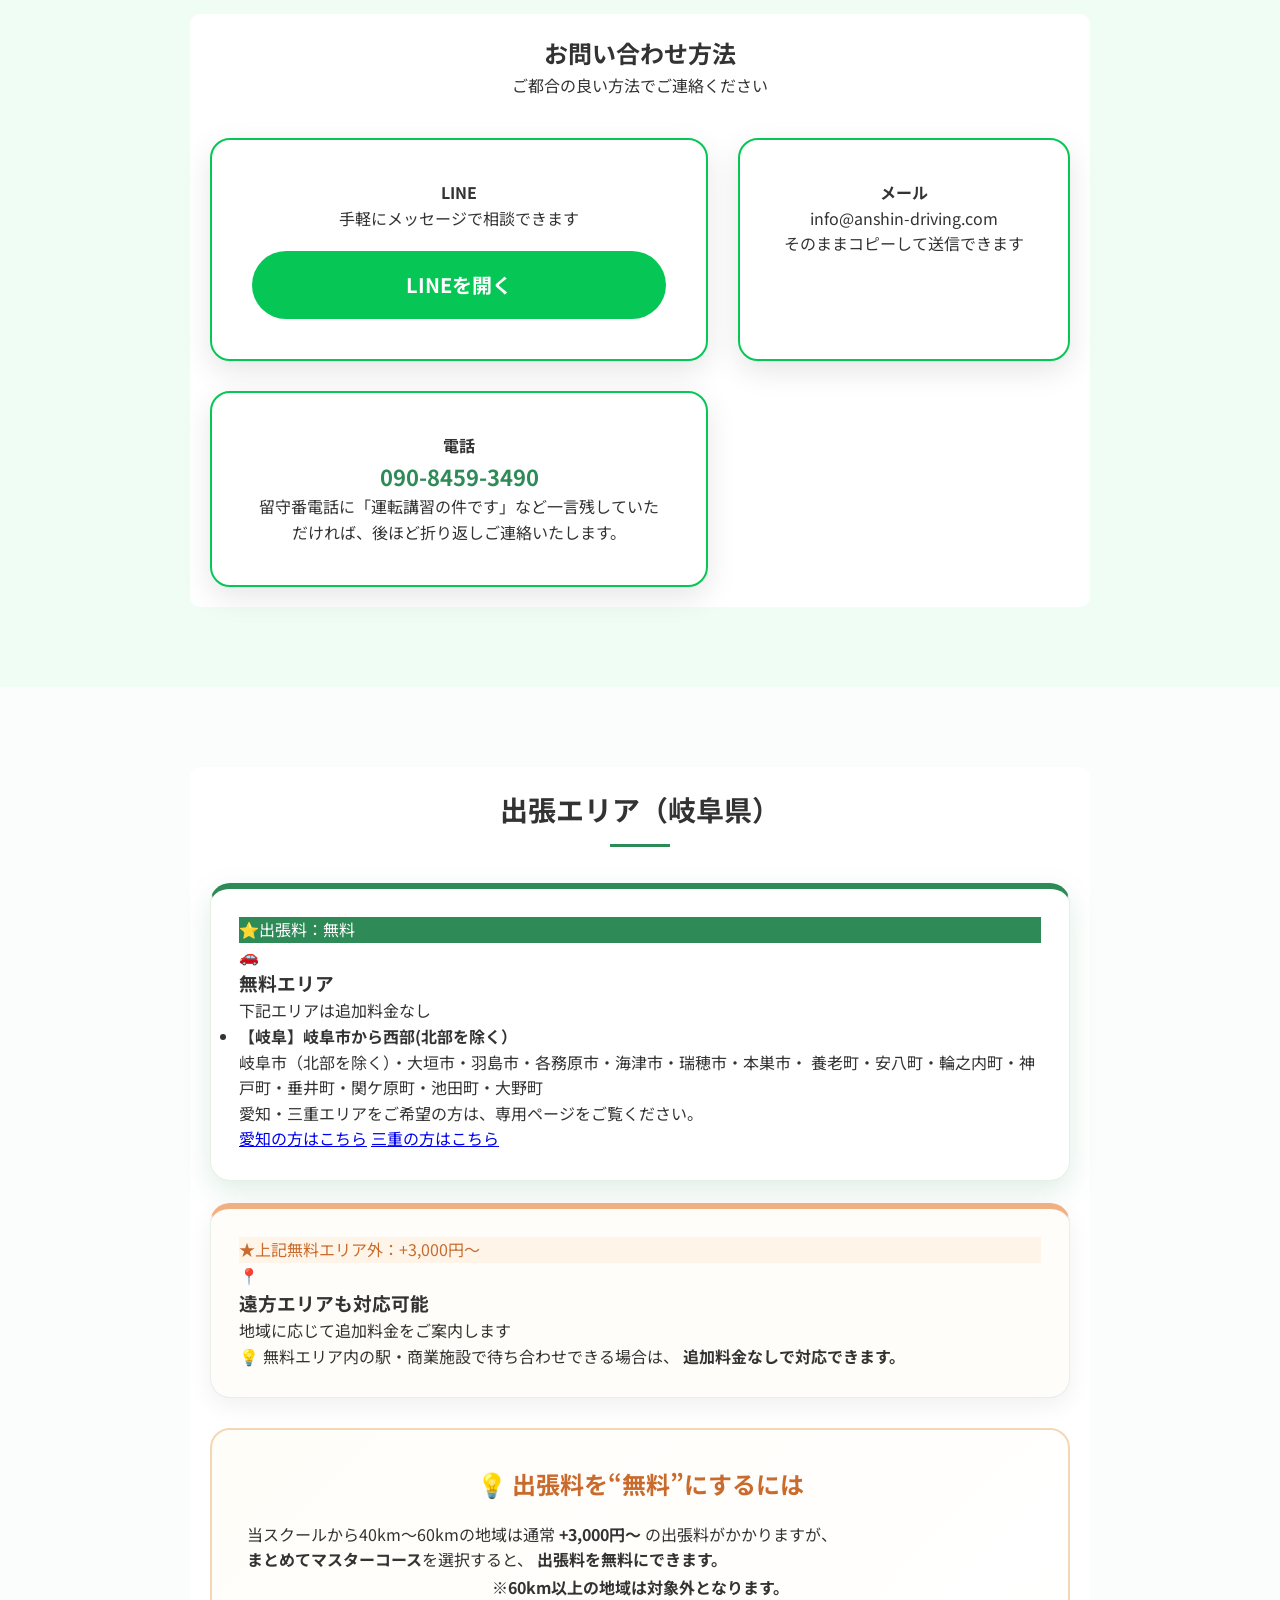
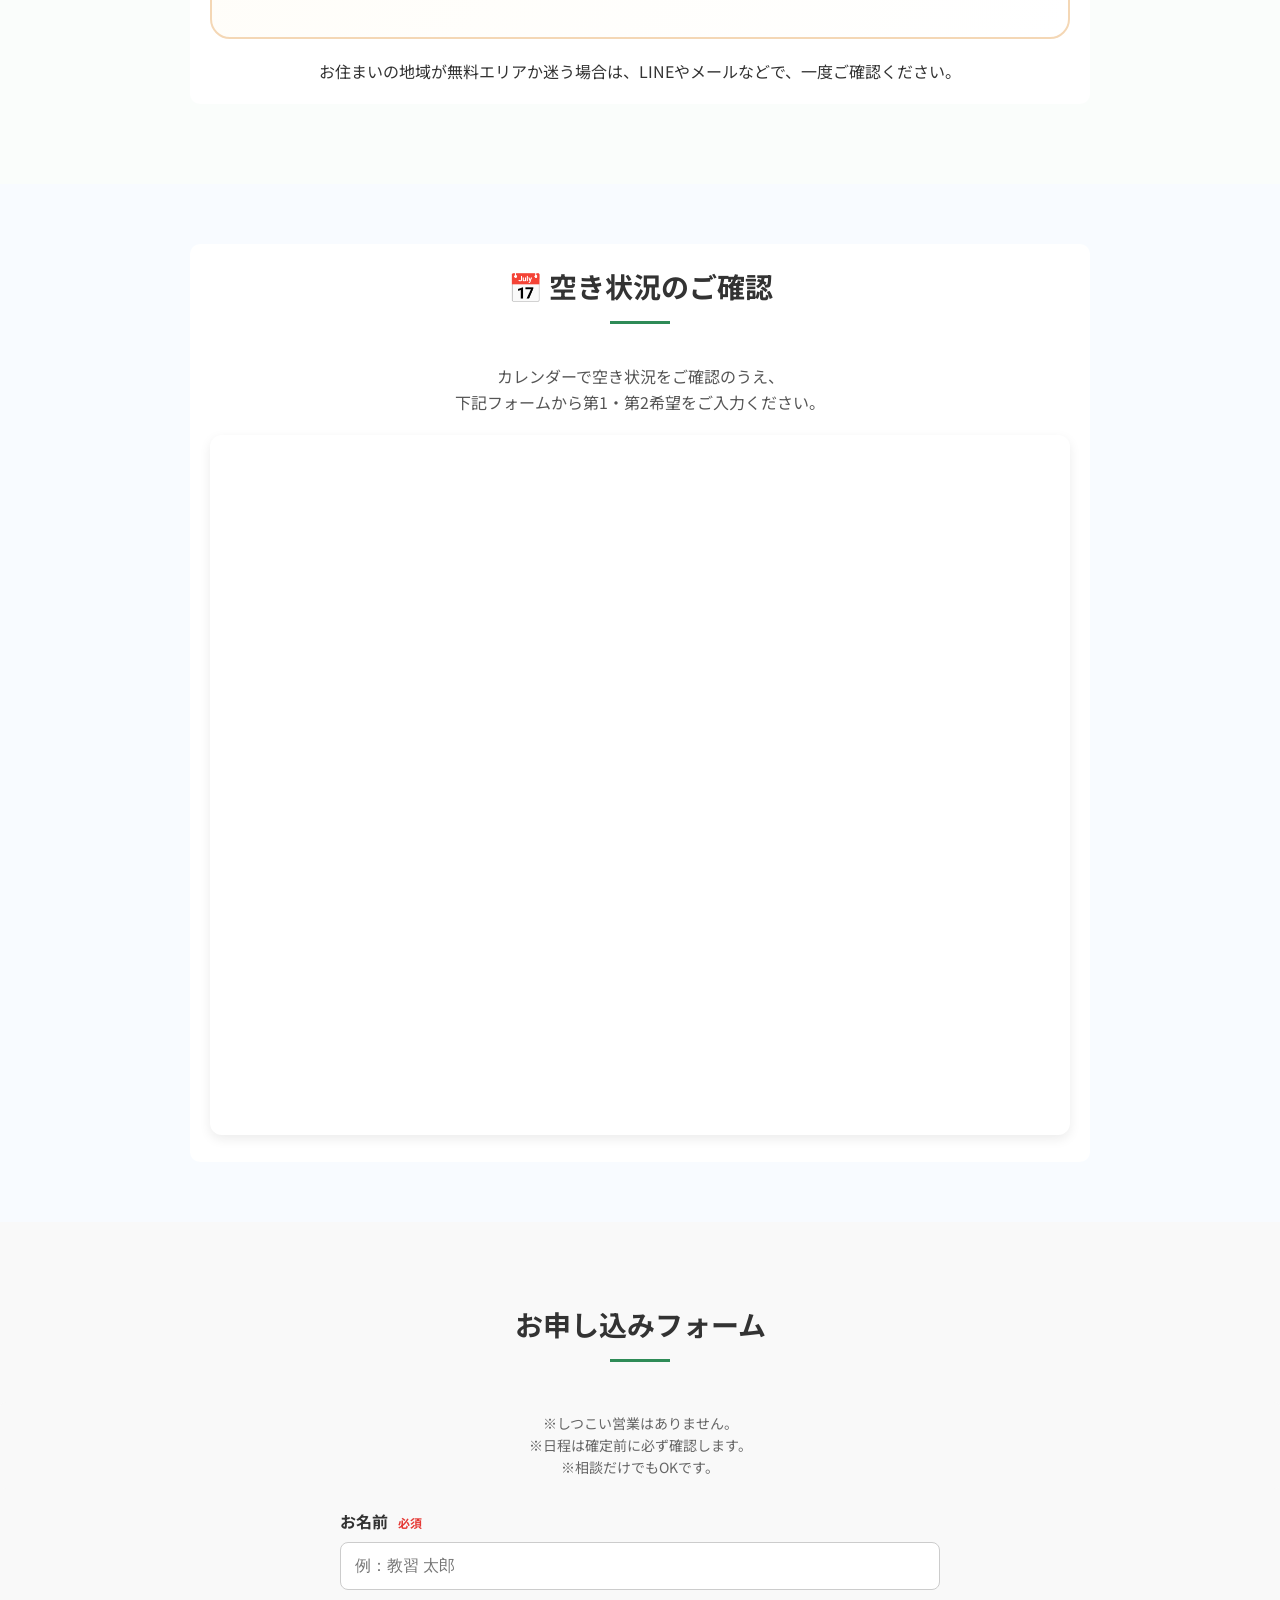
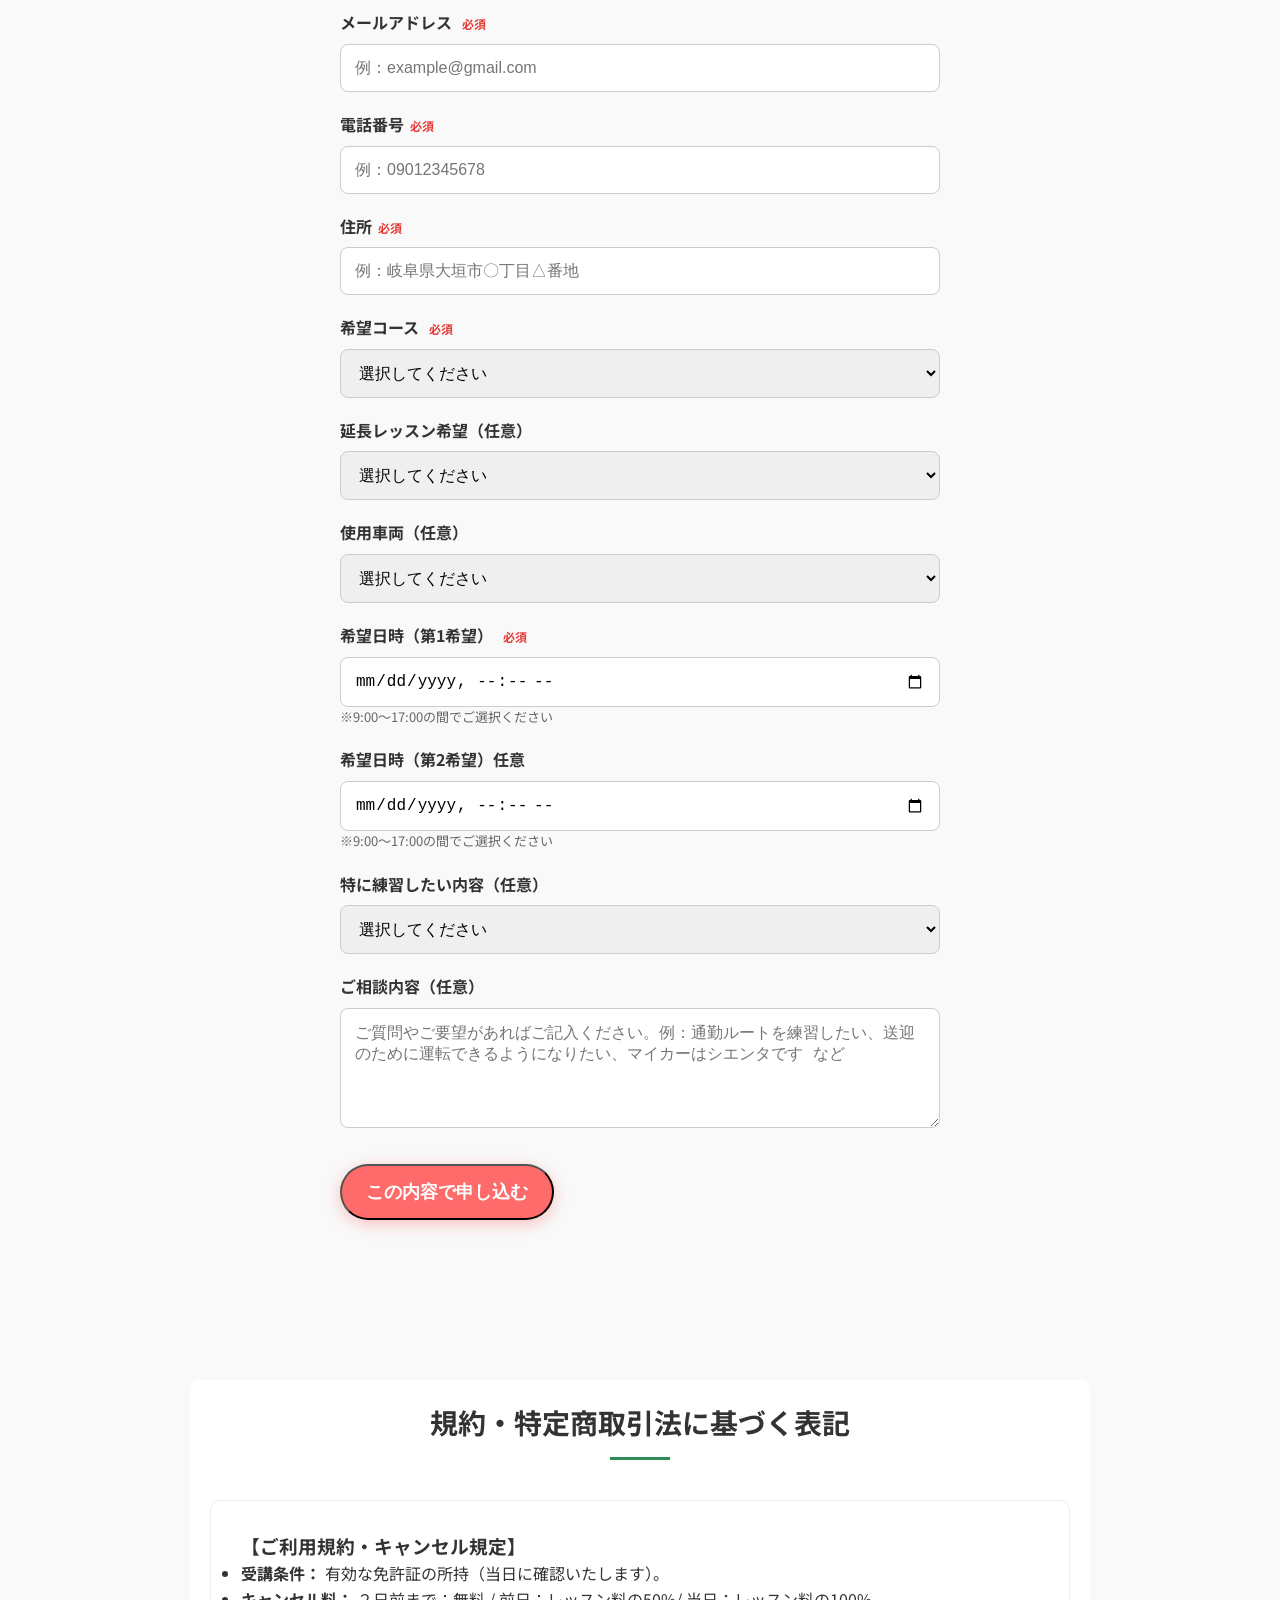
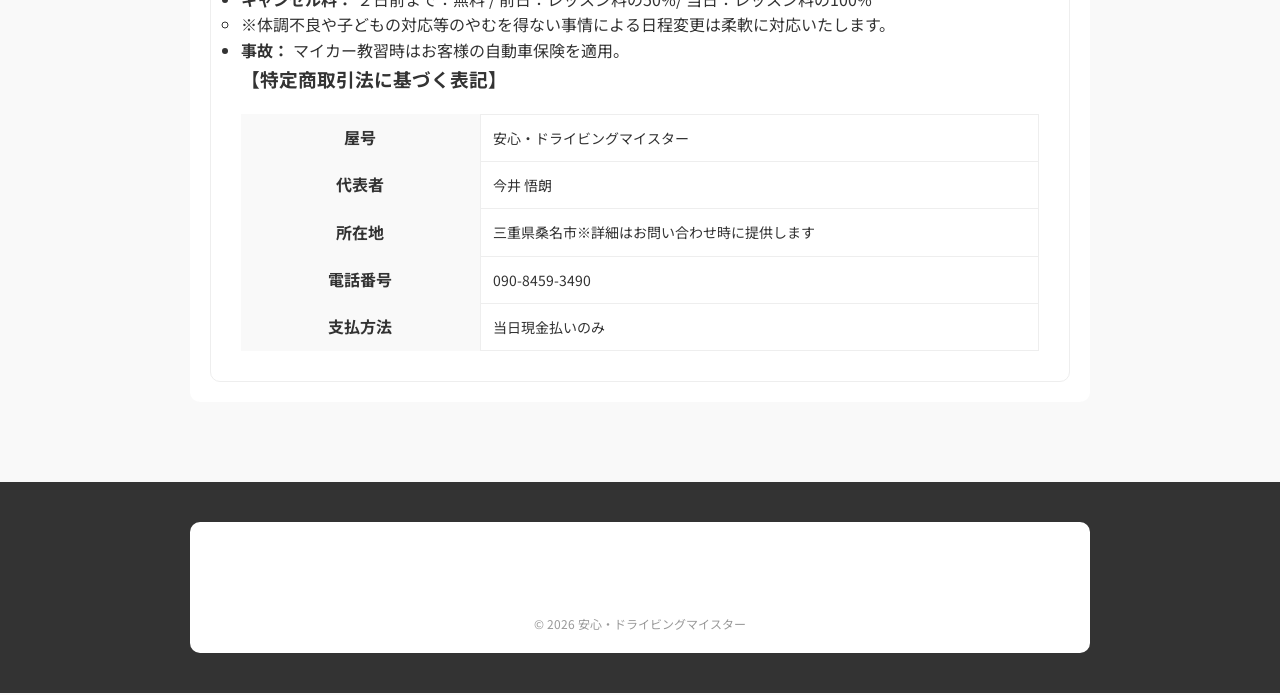
<file: gifu.html>
<!DOCTYPE html>
<html lang="ja">

<head>
    <meta charset="UTF-8">
    <meta name="viewport" content="width=device-width, initial-scale=1.0">

    <title>岐阜のペーパードライバー講習｜岐阜市・大垣・各務原｜出張教習｜元指導員17年</title>

    <meta property="og:title" content="岐阜のペーパードライバー講習｜17年のプロが出張｜怖いを自信に">
    <meta property="og:description" content="岐阜市・大垣・各務原対応。元教習指導員17年・3000人以上の実績。初心者・ブランク歓迎。">

    <meta property="og:image" content="https://anshin-driving.com/img/gifu_v2.png">

    <meta property="og:url" content="https://anshin-driving.com/gifu.html">

    <link rel="canonical" href="gifu.html">

    <!-- favicon / CSS -->
    <link rel="stylesheet" href="style.css">
    <link rel="icon" href="img/favicon.ico">

    <!-- font -->
    <link rel="preconnect" href="https://fonts.googleapis.com">
    <link rel="preconnect" href="https://fonts.gstatic.com" crossorigin>
    <link href="https://fonts.googleapis.com/css2?family=Noto+Sans+JP:wght@400;700&display=swap" rel="stylesheet">

    <!-- 構造化データ -->
    <script type="application/ld+json">
{
  "@context": "https://schema.org/",
  "@type": "Service",
  "serviceType": "ペーパードライバー講習",
  "provider": {
    "@type": "LocalBusiness",
    "name": "安心ドライビングマイスター",
    "telephone": "090-8459-3490",
    "url": "https://anshin-driving.com/",
    "address": {
      "@type": "PostalAddress",
      "addressLocality": "桑名市",
      "addressRegion": "三重県"
    }
  },
  "areaServed": [
  {
    "@type": "AdministrativeArea",
    "name": "岐阜県"
  },
]
  "offers": {
    "@type": "Offer",
    "price": "14300",
    "priceCurrency": "JPY"
  }
}
</script>
</head>

<body>

    <header>
        <div class="container">
            <div class="header-layout">
                <div class="logo-area center">
                    <span class="logo-sub">出張型ペーパードライバー教習</span>
                    <div class="logo-main">
                        安心ドライビングマイスター
                    </div>
                </div>

                <nav class="main-nav area-only-nav">
                    <a href="gifu.html" class="area-tab active" title="岐阜県のペーパードライバー講習を受ける">岐阜</a>
                    <a href="index.html" class="area-tab" title="三重県のペーパードライバー講習を受ける">三重</a>
                    <a href="aichi.html" class="area-tab" title="愛知県のペーパードライバー講習を受ける">愛知</a>

                </nav>
            </div>
        </div>
    </header>

    <section class="hero-new">
        <div class="hero-image-area">
            <div class="hero-photo-wrap">

                <img src="img/gifu_v2.png" alt="岐阜でペーパードライバー講習を行う安心ドライビングマイスター代表 今井悟朗" class="hero-img-free">
                <h1 class="hero-main-title">
                    岐阜市・大垣・各務原対応
                </h1>
            </div>

        </div>

        <div class="hero-btns">
            <div class="hero-quick-nav">
                <a href="#consult">📝 運転相談室</a>
                <a href="#price">💰 コース料金</a>
                <a href="#beginner">🔰 初心者デビュー</a>
                <a href="#voice">💬 お客様の声</a>
                <a href="#area">📍 出張エリア</a>
                <a href="https://lin.ee/PbCxjHP" class="btn hero-btn-main">
                    💬 LINEで相談
                </a>
            </div>
        </div>
    </section>

    <section class="section worry-section">
        <div class="container center">
            <h2 class="section-title">こんなお悩みありませんか？</h2>
            <div class="area-list">
                <div class="area-group">✔ 子どもの送迎で車が必要になった</div>
                <div class="area-group">✔ 就職で運転が必要になった</div>
                <div class="area-group">✔ 駐車や車線変更だけ苦手</div>
                <div class="area-group">✔ 高速道路だけ集中的に練習したい</div>
                <div class="area-group">✔ 免許取り立てで実際運転できるか不安</div>
                <div class="area-group">✔ 運転が怖くて何年も乗っていない</div>
            </div>
            <p class="voice-bottom-message">⭐その不安、17年の指導経験で「できる」に変えていきます。</p>
        </div>
    </section>

    <section class="section beginner-section" id="beginner">
        <div class="container">
            <div class="beginner-box">
                <h3>🎓 免許取りたての「初心者マークデビュー」にも対応</h3>
                <p>
                    教習車では運転できても、
                    <strong>自宅の車・家の駐車場・近所の細い道はまったく別物</strong>です。
                </p>
                <p>
                    免許を取ったその日がペーパードライバーの始まりです。せっかく取った免許で、自信をもって運転できるために、プロがしっかりサポートします。
                </p>
                <p>
                    ご自宅から、よく使う道・学校やバイト先までのルート・駐車場まで、
                    <strong>初心運転者の実生活デビューを安全にサポート</strong>します。
                </p>
            </div>
        </div>
    </section>

    <section class="section container" id="features">
        <div class="feature-row">
            <div class="feature-item">
                <span class="feature-icon">🔍</span>
                <h4>教える力 × 実務経験</h4>
                <p>
                    教習指導17年に加え、タクシー・大型トレーラーの実務経験を活かし、
                    市街地・狭い道・駐車・車線変更まで実践的に指導。
                    「目からウロコの運転指導」で「わからない」が「なるほど」に変わるから、楽しく上達できます。
                </p>
            </div>
            <div class="feature-item">
                <span class="feature-icon">💡</span>
                <h4>論理的なステップ</h4>
                <p>17年の経験から導き出した独自のカリキュラム。運転のノウハウを言語化してレッスンします。無理・無駄な練習はせず、できることから一段ずつ積み上げるので上達が早いです。</p>
            </div>
            <div class="feature-item">
                <span class="feature-icon">🤝</span>
                <h4>柔軟な対応力</h4>
                <p>お子様同乗OKなママ向け配慮から、仕事での利用や高速、車庫入れ特訓まで、一人ひとりの「やりたいこと」「困っていること」に幅広く対応します。</p>
            </div>
        </div>
    </section>

    <!-- 料金 -->
    <section class="section price-bg center" id="price">
        <div class="single-price">
            <div class="price-card recommended popular">

                <span class="price-tag tag-pink">①安心・マスターコース</span>
                <p class="price-name"><strong>120分　13,500円（税込）</strong></p>
                <p class="popular-note">
                    ★2回目以降は120分12,500円（税込）<br>

                    継続しやすい料金設定で安心です！
                </p>

                <p>※延長は＋30分からOK</p><br>

                <strong>「ペーパードライバー」におすすめの王道コースです。<br>
                    一人ひとりのレベルに合わせてレッスンを行います。</strong><br>

                運転経験やブランクの長さによって、必要な練習内容や回数は異なります。始めのレッスンで自分の状態を確認し、無理なくステップアップしていきましょう<br>
                <br>

                <p class="price-detail">
                    <strong>【レッスン内容】
                    </strong><br><br>


                    <strong>🚗 STEP1 ～車に慣れる～</strong><br><br>

                    ・座席やミラーの調整<br>
                    ・発進・停止による車の動かし方<br>
                    ・アクセル・ブレーキ・ハンドルの基本操作<br>
                    ・右左折のタイミングやハンドル操作<br>
                    <strong>”まずは車を思い通りに動かせることを目指します。”</strong><br><br>

                    <strong>🏠 STEP2～生活道路を安全に走る～</strong><br><br>

                    ・狭い道の走行やすれ違い<br>
                    ・車両感覚やミラーの使い方<br>
                    ・住宅街の適切な走行<br>
                    ・安全確認方法や合図の出し方<br>
                    ・交差点の正しい通行方法<br>
                    <strong>”日常生活で必要な運転技術を身につけます。”</strong><br><br>

                    <strong>🌆 STEP3～市街地・応用走行～</strong><br><br>
                    ・適切な車線変更<br>
                    ・合流の判断と安全な方法<br>
                    ・バック駐車<br>
                    ・危険予測、先読み運転<br>
                    <strong>”一人で安全に運転できることを目標にします。”</strong><br><br>

                    <strong>🛣️ ご希望のルートで練習できます</strong><br>
                    「職場までの通勤ルート」「保育園・学校への送迎ルート」など、実際のルートを取り入れて練習できます。
                </p>
                <p>※高速走行も出来ます。（料金は別途必要です。）</p>
            </div>
            <div>
                <div class="price-card recommended">
                    <span class="price-tag tag-green">② まとめて・マスターコース</span>
                    <p class="price-name"><strong>180分 18,000円（税込）</strong></p>

                    <p class="popular-note">
                        ・このコースは出張料無料になります！<br>
                        （当スクールから60kmを超える地域を除く）
                    </p>

                    <p>※延長は＋30分からOK</p><br>

                    <strong>1回でなるべく自信をつけたい方向けのロングコースです。<br>
                        苦手克服にも十分な時間を確保できます。</strong>

                    <p class="price-detail">
                        <strong>【レッスン内容は安心・マスターコースと同じです】
                        </strong>
                    </p>
                </div>

                <div class="price-card recommended">
                    <span class="price-tag tag-pink">③ 練習コース・安心プラン</span>

                    <p class="price-name"><strong>100分 16,000円<br>
                            （税込・練習コース使用料込）</strong></p>

                    <p>※延長は＋30分からOK</p><br>

                    <strong>まずは安全な環境で、じっくり運転に<br>
                        慣れたい方におすすめのコースです。</strong>

                    <p class="price-detail">
                        いきなり一般道路が不安な方のための、<br>
                        <strong>安全な練習コースでの基礎練習プラン</strong>です。<br><br>
                        ※希望があれば、レッスン後半で一般道路も走行できます。<br><br>

                        ※練習コースは名古屋市北区にあります。<br>
                        大曽根駅周辺（近鉄・JRでアクセスしやすい）での<br>
                        待ち合わせが便利です。<br>
                        ※レッスン時間は、待ち合わせ場所から練習コースへの<br>
                        移動時間は含みません。コースに到着してからの100分です。
                    </p>
                </div>

                <div class="extension-box">
                    <h3 class="extension-title">⏰ もっとまとめて練習したい方へ<br>
                        ＋30分延長OK</h3>

                    <p class="extension-lead">

                        ⭐スケジュールが取るのが難しい。<br>
                        ⭐とにかく苦手なバック駐車をマスターしたい。<br>
                        ⭐今日中にできるようになりたい。など。<br>
                        ⭐必要な時間を必要なだけ。<br>
                    </p>

                    <div class="extension-grid">
                        <div class="extension-item">
                            <h4>延長でレッスン時間をカスタマイズ！</h4>
                            <p><strong>遠距離・高速・長時間練習対応</strong></p>
                        </div>
                    </div>

                    <p class="extension-note">
                        当日でも予約状況に空きがあれば延長OKです。
                    </p>
                </div>
            </div>
        </div>
        <div class="container center" style="margin:40px auto;">
            <h3>まずはお気軽にお申し込みください。</h3>
            <a href="#form" class="btn hero-btn-main">
                フォームで申し込む
            </a>
        </div>
    </section>

    <!-- サポート体制 -->
    <div class="container">
        <div class="info-box">
            <h3 class="info-title">安心のサポート体制</h3>
            <div class="info-grid">
                <div class="info-item mama-benefit">
                    <h4>👶 ママ応援：お子様同乗OK</h4>
                    <p>チャイルドシートがあればお子様と一緒に練習OK。ぐずり対応等があれば<strong>「5分無料延長」</strong>も付けますから安心ですよ。</p>
                </div>

                <div class="info-item">
                    <h4>🚗 補助ブレーキ完備</h4>
                    <p>マイカー練習でも助手席から私が止めれます。バックだってできちゃいます。教習車（無料）での練習も可能です。</p>
                </div>
            </div>
        </div>
    </div>

    <!-- 運転相談室 -->
    <section class="section center" id="consult">
        <div class="container center">
            <h2>🚗 運転相談室</h2>
            <p>気になる悩みをクリックしてください</p>
            <div class="consult-grid">
                <a href="consult.html#three" class="consult-card">
                    <h3>🚗 3つの感覚</h3>
                    <p>「感覚」＝「不正確」</p>
                </a>
                <a href="consult.html#space" class="consult-card">
                    <h3>📏 車両感覚</h3>
                    <p>幅・距離・位置の不安</p>
                </a>
                <a href="consult.html#fear" class="consult-card">
                    <h3>😰 運転が怖い</h3>
                    <p>何から始めればいいか</p>
                </a>
                <a href="consult.html#parking" class="consult-card">
                    <h3>🅿️ 駐車が苦手</h3>
                    <p>バック駐車はなぜ難しい？</p>
                </a>
                <a href="consult.html#lane" class="consult-card">
                    <h3>↔ 車線変更</h3>
                    <p>怖さの正体</p>
                </a>
                <a href="consult.html#merge" class="consult-card">
                    <h3>🛣 合流・高速</h3>
                    <p>流れに入る考え方</p>
                </a>
                <a href="consult.html#handle" class="consult-card">
                    <h3>✋ ハンドル操作</h3>
                    <p>ぎこちなさ改善</p>
                </a>
            </div>
        </div>
    </section>
    <!-- お客様の声 -->

    <section class="section voice-section" id="voice">

        <div class="container">
            <h2 class="section-title center">岐阜のお客様の声</h2>

            <p class="voice-lead center">
                「本当に運転できるようになるの？」という不安が、
                たった1〜2回で安心に変わったというお声を多くいただいています
            </p>

            <div class="voice-grid">
                <div class="voice-card">
                    <div class="voice-icon">🅿️</div>

                    <p class="voice-text">
                        周りはとにかく飛ばす車が多いので、怖さしかなかったです。運転経験もほとんどないので、最初は操作の仕方から順に、教えてくれました。説明がとてもわかりやすく、私の勘違いしていた事もすっきりさせてくれ
                        <strong>最初のレッスンで、難しい車線変更もできるようになりました。</strong>
                    </p>
                    <span class="voice-user">大垣市40代女性</span>
                </div>

                <div class="voice-card">
                    <div class="voice-icon">👶</div>
                    <p class="voice-text">
                        子どもの塾と幼稚園までのルートを走れるようになりたくてお願いしました。
                        子どもの乗り降りする場所での駐車の仕方や、狭い道路での行き違いなど、実際に必要なことを重点的に練習してくれたので、
                        <strong>かなり安心して走れるようになりました。</strong>
                    </p>
                    <span class="voice-user">岐阜市・30代女性</span>
                </div>

                <div class="voice-card">
                    <div class="voice-icon">🛣️</div>
                    <p class="voice-text">
                        とにかく駐車が苦手でしたが、ハンドルタイミングや、修正の方法などのコツを教えてくれましたが、説明の内容がかなりわかりやすく、バック駐車が好きになりました。
                        <strong>自分でもうまく駐車できるようになったと思います。</strong>
                    </p>
                    <span class="voice-user">30代・（駐車大好き）</span>
                </div>
            </div>
        </div>
    </section>

    <!-- 講師プロフィール -->
    <h2 class="section-title center profile-title">講師プロフィール</h2>
    <div class="profile-box">
        <div class="profile-image">
            <img src="img/koushi.jpg" alt="元教習所指導員・今井悟朗のプロフィール。タクシー・大型トレーラー経験を活かした実践的な運転指導"
                class="profile-img-standard">
        </div>
        <div class="profile-content">
            <p class="profile-sub">
                元教習所指導員 / 指導歴17年 / タクシー・大型トレーラー経験
            </p>
            <h3 class="profile-name">あなたの「怖い」を「安心」に変える伴走型レッスン</h3>

            <p class="profile-text">
                はじめまして。安心・ドライビングマイスターの今井です。<br>
                教習所で17年間、たくさんの方の「怖い」「苦手」と向き合ってきました。
            </p>
            <p class="profile-text">
                特に多いのは、子どもの送迎、仕事復帰、長いブランクなど、
                <strong>「運転できないと生活が不便になる方」</strong>です。
            </p>
            <p class="profile-text">
                私が大切にしているのは、怒らず・否定せず、
                その方のペースに合わせて「できた」を積み重ねること。
                わからないことを一つずつ整理していけば、
                運転は必ずラクに感じられるようになります。
            </p>
            <p class="profile-text">
                教習指導だけでなく、タクシーや大型トレーラーの実務経験もあるため、狭い道・駐車・交通の流れ・実生活で使うルート練習まで、
                <strong>生活で本当に使える運転</strong>を分かりやすくお伝えできます。
            </p>

            <p class="profile-text">
                「私でもできるかな？」という不安がある方こそ大歓迎です。
                一緒に自信を育てていきましょう。
            </p>
        </div>
    </div>

    <section class="section faq-section" id="faq">
        <div class="container">
            <h2 class="section-title center">講習に関するよくあるご質問</h2>
            <div class="faq-list">
                <div class="faq-item">
                    <h3 class="faq-question">Q. 本当に怒られずに教えてもらえますか？</h3>
                    <p class="faq-answer">はい。怒ったり否定したりする指導は一切行いません。「なぜ怖いのか」を整理しながら、安心してできるようになるまで丁寧にサポートします。</p>
                </div>

                <div class="faq-item">
                    <h3 class="faq-question">Q. マイカーでの練習はできますか？</h3>
                    <p class="faq-answer">可能です。普段使う車で練習することで、実際の生活にすぐ活かせます。簡易補助ブレーキを持参しますので、安全面もご安心ください。</p>
                </div>

                <div class="faq-item">
                    <h3 class="faq-question">Q. 子どもを乗せたままでも大丈夫ですか？</h3>
                    <p class="faq-answer">大歓迎です。チャイルドシートがあれば同乗可能です。ぐずり対応等での「5分無料延長」もございます。</p>
                </div>
            </div>
        </div>
    </section>

    <section class="section flow-section" id="flow">
        <div class="container">
            <h2 class="section-title center">ご利用の流れ</h2>
            <p class="center">そのまま申込もOK・ご相談だけでもOKです</p>

            <div class="voice-grid">
                <div class="voice-card">
                    <div class="voice-icon">①</div>
                    <p class="voice-text">フォーム申込　or　LINEで相談</p>
                </div>

                <div class="voice-card">
                    <div class="voice-icon">②</div>
                    <p class="voice-text">内容確認・ご希望ヒアリング</p>
                </div>

                <div class="voice-card">
                    <div class="voice-icon">③</div>
                    <p class="voice-text">日時・場所の決定</p>
                </div>

                <div class="voice-card">
                    <div class="voice-icon">④</div>
                    <p class="voice-text">当日レッスン開始</p>
                </div>
            </div>

            <div class="center" style="margin-top:30px;">
                <a href="#form" class="btn hero-btn-main">
                    そのままフォームで申し込む
                </a>

                <p style="margin-top:10px;">
                    LINEでもフォームでも、どちらからでもOKです
                </p>
            </div>
        </div>
    </section>

    <!-- レッスン時間 -->
    <section class="section lesson-time-section">
        <div class="container">
            <div class="lesson-time-card">
                <div class="lesson-time-icon">⏰</div>
                <p class="lesson-time-label">レッスン対応時間</p>
                <div class="lesson-time-hours">

                    <span>9:00</span>
                    <span class="wave">〜</span>
                    <span>17:00</span>

                </div>

                <p class="lesson-time-note">
                    夜間（18:00以降）は通常行っておりませんが、<br>
                    ご希望がある場合は、できる限り調整いたします。<br>(夜間料金＋1000～)
                </p>

            </div>
        </div>
    </section>
    <!-- お問い合わせ方法 -->
    <section class="cta-band">
        <div class="container center">
            <h2 class="cta-title">お問い合わせ方法</h2>
            <p class="cta-sub">ご都合の良い方法でご連絡ください</p>

            <div class="contact-options">
                <div class="contact-box">
                    <h4>LINE</h4>
                    <p class="contact-desc">手軽にメッセージで相談できます</p>
                    <a href="https://lin.ee/PbCxjHP" class="btn cta-line-btn">
                        LINEを開く
                    </a>
                </div>

                <div class="contact-box">
                    <h4>メール</h4>
                    <p class="email-addr">info@anshin-driving.com</p>
                    <p class="sub-note">そのままコピーして送信できます</p>
                </div>

                <div class="contact-box">
                    <h4>電話</h4>
                    <p class="phone-num">
                        <a href="tel:09084593490" style="color: inherit; text-decoration: none;">
                            090-8459-3490
                        </a>
                    </p>
                    <p class="sub-note">
                        留守番電話に「運転講習の件です」など一言残していただければ、後ほど折り返しご連絡いたします。</p>
                </div>
            </div>
        </div>
    </section>

    <!-- 出張エリア -->
    <section class="section area-section" id="area">
        <div class="container">
            <h2 class="section-title center">出張エリア（岐阜県）</h2>

            <div class="area-flex-container">
                <!-- 無料エリア -->
                <div class="area-card free-card">
                    <div class="area-status">⭐出張料：無料</div>
                    <div class="area-header">
                        <span class="icon">🚗</span>
                        <h3>無料エリア</h3>
                        <p class="distance-limit">下記エリアは追加料金なし</p>
                    </div>
                    <ul class="city-details full-list">

                        <li><strong><span>【岐阜】岐阜市から西部(北部を除く）
                                </span></strong><br>
                            岐阜市（北部を除く）・大垣市・羽島市・各務原市・海津市・瑞穂市・本巣市・
                            養老町・安八町・輪之内町・神戸町・垂井町・関ケ原町・池田町・大野町
                        </li>
                    </ul>
                    <p>愛知・三重エリアをご希望の方は、専用ページをご覧ください。</p>
                    <ul>
                        <a href="aichi.html">愛知の方はこちら</a>
                        <a href="index.html">三重の方はこちら</a>
                    </ul>
                </div>
                <!-- 遠方エリア -->
                <div class="area-card paid-card">
                    <div class="area-status paid-status">★上記無料エリア外：+3,000円〜</div>
                    <div class="area-header">
                        <span class="icon">📍</span>
                        <h3>遠方エリアも対応可能</h3>
                        <p class="distance-limit">地域に応じて追加料金をご案内します</p>
                    </div>

                    <div class="area-tips">
                        <p class="check-text">💡 無料エリア内の駅・商業施設で待ち合わせできる場合は、
                            <strong>追加料金なしで対応できます。</strong>
                        </p>
                    </div>
                </div>
            </div>

            <div class="travel-hack-box">
                <h3 class="travel-hack-title">💡 出張料を“無料”にするには</h3>
                <p>
                    当スクールから40km～60kmの地域は通常 <strong>+3,000円〜</strong> の出張料がかかりますが、<br>
                    <strong>まとめてマスターコース</strong>を選択すると、
                    <strong>出張料を無料にできます。</strong>
                </p>
                <p class="travel-bottom">
                    <strong>※60km以上の地域は対象外となります。</strong>
                </p>
            </div>

            <p class="center" style="margin-top:20px;">
                お住まいの地域が無料エリアか迷う場合は、LINEやメールなどで、一度ご確認ください。
            </p>
        </div>
    </section>
    <!-- カレンダー -->
    <section class="section calendar-section">
        <div class="container center">
            <h2 class="section-title">📅 空き状況のご確認</h2>
            <p class="calendar-lead">
                カレンダーで空き状況をご確認のうえ、<br>
                下記フォームから第1・第2希望をご入力ください。
            </p>

            <div class="calendar-wrap">
                <iframe
                    src="https://calendar.google.com/calendar/embed?src=c47988eee2098637a1d4873c18cb795c16f70f0aa259cfff45f7b02ec310bc48@group.calendar.google.com"></iframe>
            </div>
        </div>
    </section>

    <!-- お申込みフォーム -->
    <section id="form" class="section">
        <h2 class="section-title center">お申し込みフォーム</h2>

        <p class="form-safe-mini">
            ※しつこい営業はありません。<br>
            ※日程は確定前に必ず確認します。<br>
            ※相談だけでもOKです。
        </p>

        <form action="mail.php" method="POST">

            <label>お名前 <span class="required">必須</span></label>
            <input type="text" name="name" placeholder="例：教習 太郎" required>

            <label>メールアドレス <span class="required">必須</span></label>
            <input type="email" name="email" placeholder="例：example@gmail.com" required>

            <label>電話番号<span class="required">必須</span></label>
            <input type="tel" name="phone" placeholder="例：09012345678" required>

            <label>住所<span class="required">必須</span></label>
            <input type="text" name="address" placeholder="例：岐阜県大垣市〇丁目△番地" required>

            <label>希望コース <span class="required">必須</span></label>
            <select name="course" required>
                <option value="">選択してください</option>
                <option>コースは相談して決めたい</option>
                <option>安心マスターコース</option>
                <option>まとめてマスターコース</option>
                <option>練習コース安心プラン</option>
            </select>

            <label>延長レッスン希望（任意）</label>
            <select name="extension">
                <option value="">選択してください</option>
                <option>希望しない</option>
                <option>＋30分延長希望</option>
                <option>＋60分延長希望</option>
                <option>相談して決めたい</option>
            </select>

            <label>使用車両（任意）</label>
            <select name="car">
                <option value="">選択してください</option>
                <option>マイカー（車種がわかればご相談内容に記入）</option>
                <option>教習車（無料）</option>
            </select>

            <label>希望日時（第1希望） <span class="required">必須</span></label>
            <input type="datetime-local" name="date1" required>
            <p style="font-size:13px; color:#666;">
                ※9:00〜17:00の間でご選択ください
            </p>

            <label>希望日時（第2希望）任意</label>
            <input type="datetime-local" name="date2">
            <p style="font-size:13px; color:#666;">
                ※9:00〜17:00の間でご選択ください
            </p>

            <label>特に練習したい内容（任意）</label>
            <select name="practice">
                <option value="">選択してください</option>
                <option>バック駐車</option>
                <option>車線変更</option>
                <option>高速道路</option>
                <option>狭い道路</option>
                <option>通勤ルート</option>
                <option>送迎ルート</option>
                <option>全体的に不安</option>
            </select>

            <label>ご相談内容（任意）</label>
            <textarea name="message"
                placeholder="ご質問やご要望があればご記入ください。例：通勤ルートを練習したい、送迎のために運転できるようになりたい、マイカーはシエンタです など"></textarea>

            <input type="hidden" name="_next" value="https://anshin-driving.com/thanks.html">
            <button type="submit" class="btn hero-btn-main">
                この内容で申し込む
            </button>
        </form>
    </section>
    <section class="section policy-section" id="policy">
        <div class="container">
            <h2 class="section-title center">規約・特定商取引法に基づく表記</h2>
            <div class="policy-box">
                <h3>【ご利用規約・キャンセル規定】</h3>
                <ul class="policy-list">
                    <li><strong>受講条件：</strong> 有効な免許証の所持（当日に確認いたします）。</li>
                    <li><strong>キャンセル料：</strong> ２日前まで：無料 / 前日：レッスン料の50%/ 当日：レッスン料の100%
                        <ul>
                            <li>※体調不良や子どもの対応等のやむを得ない事情による日程変更は柔軟に対応いたします。</li>
                        </ul>
                    </li>
                    <li><strong>事故：</strong> マイカー教習時はお客様の自動車保険を適用。</li>
                </ul>

                <h3 class="mt-40">【特定商取引法に基づく表記】</h3>
                <table class="legal-table">
                    <tr>
                        <th>屋号</th>
                        <td>安心・ドライビングマイスター</td>
                    </tr>
                    <tr>
                        <th>代表者</th>
                        <td>今井 悟朗</td>
                    </tr>
                    <tr>
                        <th>所在地</th>
                        <td>三重県桑名市※詳細はお問い合わせ時に提供します</td>
                    </tr>
                    <tr>
                        <th>電話番号</th>
                        <td>090-8459-3490</td>
                    </tr>
                    <tr>
                        <th>支払方法</th>
                        <td>当日現金払いのみ</td>
                    </tr>
                </table>
            </div>
        </div>
    </section>


    <footer>
        <div class="container center">
            <p>安心・ドライビングマイスター</p>
            <div class="footer-links">
                <a href="#policy">利用規約</a> ｜ <a href="#policy">特定商取引法表記</a>
            </div>
            <p class="copyright">&copy; 2026 安心・ドライビングマイスター</p>
        </div>
    </footer>
    <a href="#" class="back-to-top-fixed">↑</a>
</body>

</html>
</file>
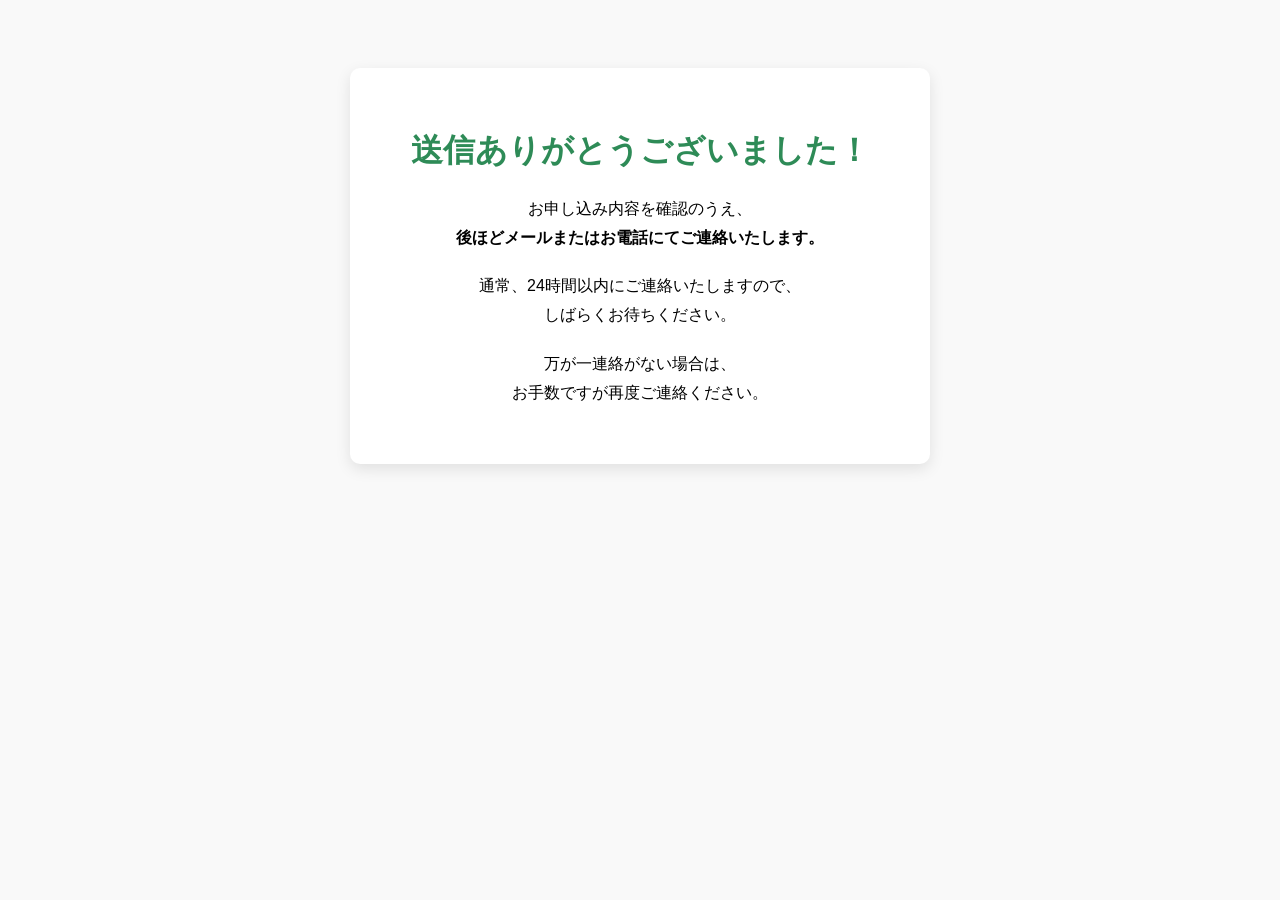
<file: thanks.html>
<!DOCTYPE html>
<html lang="ja">

<head>
    <meta charset="UTF-8">
    <title>送信完了</title>
    <style>
        body {
            font-family: 'Noto Sans JP', sans-serif;
            text-align: center;
            padding: 60px 20px;
            background: #f9f9f9;
        }

        .box {
            background: #fff;
            padding: 40px;
            border-radius: 10px;
            max-width: 500px;
            margin: auto;
            box-shadow: 0 5px 15px rgba(0, 0, 0, 0.1);
        }

        h1 {
            color: #2e8b57;
        }

        p {
            margin-top: 20px;
            line-height: 1.8;
        }
    </style>
</head>

<body>

    <div class="box">
        <h1>送信ありがとうございました！</h1>
        <p>
            お申し込み内容を確認のうえ、<br>
            <strong>後ほどメールまたはお電話にてご連絡いたします。</strong>
        </p>
        <p>
            通常、24時間以内にご連絡いたしますので、<br>
            しばらくお待ちください。
        </p>
        <p>
            万が一連絡がない場合は、<br>
            お手数ですが再度ご連絡ください。
        </p>
    </div>

</body>

</html>
</file>
<file: style.css>
/* #region===== 共通===== */
* {
    margin: 0;
    padding: 0;
    box-sizing: border-box;
}

:root {
    --main-color: #2e8b57;
    --accent-color: #ff6b6b;
    --sub-color: #e9f5ee;
    --text-color: #333;
    --border-color: #ddd;
}

body {
    font-family: 'Noto Sans JP', sans-serif;
    line-height: 1.6;
    color: var(--text-color);
    background-color: #f9f9f9;
    -webkit-font-smoothing: antialiased;
}

.container {
    max-width: 900px;
    margin: 0 auto;
    padding: 20px;
    text-align: left;
    background: #fff;
    border-radius: 10px;
}

.center {
    text-align: center;
}

.section {
    padding: 80px 0;
}

img {
    max-width: 100%;
    height: auto;
}

.btn {
    display: inline-block;
    text-decoration: none;
    padding: 18px 40px;
    border-radius: 50px;
    font-weight: bold;
    transition: 0.3s;
}

.hero-photo-wrap {
    position: relative;
    margin: 0 auto;
}

.hero-img-free {
    border-radius: 20px;
    box-shadow: 0 10px 30px rgba(0, 0, 0, 0.1);
}

.keep-all {
    display: inline-block;
    white-space: nowrap;
}

.highlight {
    background: linear-gradient(transparent 55%, #fff176 55%);
    padding: 0 4px;
}
/* #endregion===== 共通===== */

/* #region===== ヘッダー===== */
header {
    padding: 14px 0;
    background: rgba(255, 255, 255, 0.96);
    border-bottom: 1px solid #e8efe9;
    position: sticky;
    top: 0;
    z-index: 1000;
    backdrop-filter: blur(8px);
}

.header-layout {
    display: flex;
    justify-content: space-between;
    align-items: center;
    gap: 20px;
}

.logo-sub {
    font-size: 0.9rem;
    color: #555;
    display: block;
    margin-bottom: 2px;
}

.logo-area {
    text-align: center;
    padding: 10px 0;
}

.logo-main {
    font-size: 1.8rem;
    font-weight: 700;
    color: #1a5e8a;
    letter-spacing: 0.05em;
    line-height: 1.2;
    display: inline-block;
}

.main-nav a {
    text-decoration: none;
    color: var(--text-color);
    margin-left: 20px;
    font-size: 14px;
    font-weight: bold;
}

.area-only-nav {
    display: flex;
    gap: 12px;
    align-items: center;
    flex-shrink: 0;
}

.area-tab {
    display: inline-flex;
    align-items: center;
    justify-content: center;
    min-width: 78px;
    padding: 12px 20px;
    border-radius: 999px;
    background: #fff;
    border: 1px solid #dceee2;
    color: var(--text-color);
    text-decoration: none;
    font-size: 14px;
    font-weight: 700;
    box-shadow: 0 2px 8px rgba(0, 0, 0, 0.04);
    transition: 0.25s;
}

.area-tab:hover {
    transform: translateY(-1px);
    border-color: var(--main-color);
    color: var(--main-color);
}

.area-tab.active {
    background: var(--main-color);
    color: #fff;
    border-color: var(--main-color);
    box-shadow: 0 6px 16px rgba(46, 139, 87, 0.25);
}

.area-tab.main-area {
    min-width: 96px;
    font-size: 15px;
    font-weight: 800;
    letter-spacing: 0.03em;
}

.area-tab.main-area.active {
    box-shadow: 0 8px 18px rgba(46, 139, 87, 0.35);
    transform: translateY(-1px);
}

.nav-btn-line {
    background: #06C755;
    color: #fff !important;
    padding: 8px 15px;
    border-radius: 50px;
}
/* #endregion===== ヘッダー===== */

/* #region===== ファーストビュー===== */
.hero-new {
    background: linear-gradient(135deg, #f0fdf4 0%, #ffffff 100%);
    padding: 60px 0;
}

.hero-container {
    display: flex;
    align-items: center;
    gap: 40px;
}

.hero-sub-area {
    color: var(--main-color);
    font-weight: bold;
    margin-bottom: 10px;
}

.hero-main-title {
    font-size: 28px;
    line-height: 1.5;
    padding: 0 16px;
}

.hero-target {
    background: var(--main-color);
    color: #fff;
    display: inline-block;
    padding: 5px 15px;
    font-size: 14px;
    border-radius: 4px;
    margin-bottom: 15px;
}

.hero-catch-copy {
    border-left: 4px solid var(--main-color);
    padding-left: 15px;
    margin: 20px 0;
    font-weight: bold;
}

.hero-quick-nav a {
    text-decoration: none;
    color: var(--main-color);
    background: #fff;
    border: 1px solid #dceee2;
    padding: 10px 2px;
    border-radius: 999px;
    font-size: 14px;
    font-weight: bold;
    transition: 0.3s;
    display: flex;
    justify-content: center;
    align-items: center;
}

.hero-quick-nav {
    display: grid;
    grid-template-columns: repeat(3, minmax(120px, 180px));
    justify-content: center;
    gap: 15px;
}

.hero-quick-nav a:hover {
    border-color: var(--main-color);
    transform: translateY(-1px);
}

.hero-btns {
    margin-top: 10px;
}

.hero-btn-main {
    background: var(--accent-color);
    color: #fff;
    font-size: 18px;
    box-shadow: 0 4px 15px rgba(255, 107, 107, 0.4);
}

.hero-image-area {
    display: flex;
    justify-content: center;
    align-items: center;
    width: 100%;
}

.hero-area-simple {
    margin-top: 18px;
    font-size: 14px;
    color: var(--main-color);
    font-weight: bold;
}

.instructor-badge {
    position: absolute;
    bottom: -10px;
    right: -10px;
    background: var(--main-color);
    color: #fff;
    width: 100px;
    height: 100px;
    border-radius: 50%;
    display: flex;
    flex-direction: column;
    justify-content: center;
    align-items: center;
    font-weight: bold;
    border: 4px solid #fff;
}
/* #endregion===== ファーストビュー===== */

/* #region=====お悩み・特徴===== */
.section-title {
    font-size: 28px;
    margin-bottom: 40px;
    position: relative;
    padding-bottom: 15px;
}

.section-title::after {
    content: "";
    position: absolute;
    bottom: 0;
    left: 50%;
    transform: translateX(-50%);
    width: 60px;
    height: 3px;
    background: var(--main-color);
}

section:target {
    background: #fff3cd;
    transition: all 0.5s ease;

    border-radius: 10px;
    box-shadow: 0 0 0 3px rgba(255, 193, 7, 0.4);
}

.consult-grid {
    display: grid;
    grid-template-columns: 1fr;
    gap: 12px;
    max-width: 600px;
    margin: 0 auto;
}

.consult-card {
    display: block;
    padding: 16px;
    border-radius: 12px;
    background: #f7f9fc;
    text-decoration: none;
    color: #333;
    border: 1px solid #ddd;
    transition: 0.2s;
}

.consult-card:hover {
    transform: translateY(-2px);
    background: #eef6ff;
    border-color: #bcd7ff;
}

.feature-row {
    display: grid;
    gap: 30px;
}

.feature-item {
    text-align: center;
    padding: 30px;
    background: var(--sub-color);
    border-radius: 15px;
}

.feature-icon {
    font-size: 40px;
    display: block;
    margin-bottom: 15px;
}
/* #endregion=====お悩み・特徴===== */

/* #region=====料金===== */
.price-bg {
    background-color: #fafafa;
}

.single-price {
    display: grid;
    grid-template-columns: repeat(2, 3fr);
    gap: 20px;
    width: 100%;
    max-width: 1100px;
    margin: 40px auto 0;
}

.single-price .price-card {
    transition: 0.3s;
    border: 1px solid #e8efe9;
    position: relative;
}

.single-price .price-card.recommended {
    transform: none;
}

.price-grid {
    display: grid;
    grid-template-columns: repeat(3, 1fr);
    gap: 20px;
    margin-top: 40px;
}

.price-card {
    background: #fff;
    padding: 30px;
    border-radius: 15px;
    border: 1px solid var(--border-color);
    display: flex;
    flex-direction: column;
    justify-content: space-between;
}

.price-card.recommended {
    border: 2px solid var(--accent-color);
    transform: scale(1.05);
    position: relative;
}

.price-tag {
    display: inline-block;
    font-size: 16px;
    font-weight: 700;
    padding: 12px 22px;
    letter-spacing: 0.05em;
    border-radius: 999px;
}

.tag-pink {
    background: var(--accent-color);
    color: #fff;
}

.tag-green {
    background: var(--main-color);
    color: #fff;
}

.price-name {
    font-weight: bold;
    font-size: 26px;
    margin: 18px 0 10px;
    color: var(--main-color);
    text-align: center;
    margin-top: 10px;
}

.price-value {
    font-size: 28px;
    font-weight: bold;
    color: var(--main-color);
}

.course-time {
    font-size: 14px;
    color: #666;
    margin-bottom: 15px;
}

.price-first-view {
    background: #fff;
    border-radius: 22px;
    padding: 40px;
    margin-bottom: 40px;
    box-shadow: 0 8px 24px rgba(0, 0, 0, 0.06);
}

.price-mini {
    color: var(--main-color);
    font-weight: bold;
    margin-bottom: 12px;
}

.price-main-visual {
    display: flex;
    justify-content: center;
    align-items: baseline;
    gap: 20px;
    margin-bottom: 20px;
    flex-wrap: wrap;
}

.price-time-strong {
    font-size: 54px;
    font-weight: 700;
    color: var(--main-color);
    line-height: 1;
}

.price-price-strong {
    font-size: 58px;
    font-weight: 700;
    color: var(--accent-color);
    line-height: 1;
}

.price-value-copy {
    font-size: 18px;
    line-height: 1.9;
    max-width: 760px;
    margin: 0 auto;
}

.price-detail {
    margin-top: 20px;
    line-height: 1.9;
    text-align: center;
    font-size: 15px;
    color: #444;
    display: table;
    margin-left: auto;
    margin-right: auto;
    text-align: left;
}

.price-philosophy {
    margin-top: 25px;
    font-size: 15px;
    line-height: 1.9;
    color: #666;
}

.price-list {
    margin-top: 18px;
    padding-left: 0;
    list-style: none;
}

.price-list li {
    position: relative;
    padding-left: 22px;
    margin-bottom: 8px;
    font-size: 14px;
}

.price-recommend {
    margin-top: 18px;
    padding: 12px 16px;
    background: #f0fdf4;
    border-left: 4px solid var(--main-color);
    font-size: 14px;
    font-weight: bold;
}

.option-price-box {
    margin: 40px auto;
    padding: 20px;
    background: #fff;
    border: 2px dashed var(--main-color);
    display: inline-block;
}

.extension-box {
    margin-top: 40px;
    padding: 35px;
    background: #fff;
    border: 2px solid #7d5fff;
    border-radius: 20px;
    box-shadow: 0 6px 18px rgba(0, 0, 0, 0.05);
}

.extension-title {
    font-size: 24px;
    color: var(--main-color);
    margin-bottom: 15px;
    text-align: center;
}

.extension-lead {
    text-align: center;
    line-height: 1.9;
    margin-bottom: 25px;
}

.extension-grid {
    display: flex;
    justify-content: center;
    gap: 18px;
}



.lesson-time-section {
    padding: 50px 0;
    background: #fff;
}

.lesson-time-card {
    max-width: 760px;
    margin: 0 auto;
    background: linear-gradient(135deg, #ffffff 0%, #f0fdf4 100%);
    border: 2px solid #dceee2;
    border-radius: 24px;
    padding: 40px;
    text-align: center;
    box-shadow: 0 8px 24px rgba(0, 0, 0, 0.06);
}

.lesson-time-icon {
    font-size: 42px;
    margin-bottom: 10px;
}

.lesson-time-label {
    font-size: 16px;
    color: #666;
    margin-bottom: 15px;
}

.lesson-time-hours {
    font-size: 42px;
    font-weight: 700;
    color: var(--main-color);
    margin-bottom: 20px;
    line-height: 1;
}

.lesson-time-hours .wave {
    margin: 0 12px;
}

.lesson-time-note {
    font-size: 15px;
    line-height: 1.9;
    color: #555;
    margin-bottom: 18px;
}

.lesson-time-line {
    display: inline-block;
    background: #fff;
    border: 1px solid #dceee2;
    border-radius: 999px;
    padding: 10px 18px;
    font-size: 14px;
    font-weight: bold;
    color: var(--main-color);
}

.popular-plan-box {
    margin-top: 50px;
    padding: 40px;
    background: #fff;
    border-radius: 22px;
    box-shadow: 0 8px 24px rgba(0, 0, 0, 0.05);
}

.popular-plan-title {
    font-size: 26px;
    color: var(--main-color);
    text-align: center;
    margin-bottom: 10px;
}

.popular-plan-sub {
    text-align: center;
    color: #666;
    margin-bottom: 30px;
}

.popular-plan-grid {
    display: grid;
    grid-template-columns: repeat(3, 1fr);
    gap: 20px;
}

.popular-plan-card {
    background: #f9fcfa;
    border: 1px solid #e5efe8;
    border-radius: 18px;
    padding: 25px;
    text-align: left;
    line-height: 1.9;
}

.popular-plan-card h4 {
    margin-bottom: 12px;
    color: var(--main-color);
    font-size: 18px;
}

.popular-note {
    display: inline-block;
    margin: 10px auto;
    padding: 8px 16px;
    background: #fff7e6;
    color: #c97b00;
    font-size: 13px;
    font-weight: bold;
    border-radius: 999px;
    border: 1px solid #ffd27a;
}

.plan-icon {
    font-size: 32px;
    margin-bottom: 10px;
}

.travel-hack-box {
    margin-top: 30px;
    padding: 35px;
    background: linear-gradient(135deg, #fffdf8 0%, #ffffff 100%);
    border: 2px solid #f4d7b5;
    border-radius: 20px;
}

.travel-hack-title {
    font-size: 24px;
    color: #c96b2c;
    margin-bottom: 18px;
    text-align: center;
}

.travel-example {
    margin: 20px 0;
    padding: 20px;
    background: #fff;
    border-radius: 14px;
    line-height: 1.9;
    border: 1px dashed #f4b183;
}

.travel-bottom {
    text-align: center;
    font-weight: bold;
    line-height: 1.8;
}

.info-box {
    background: #fff;
    padding: 30px;
    border-radius: 15px;
    box-shadow: 0 5px 15px rgba(0, 0, 0, 0.05);
    margin-top: 30px;
    text-align: left;
}

.info-grid {
    display: grid;
    grid-template-columns: repeat(2, 1fr);
    gap: 20px;
    margin-top: 20px;
}

.info-item {
    border-left: 3px solid var(--main-color);
    padding-left: 15px;
}




.line-easy-note {
    margin-top: 12px;
    font-size: 14px;
    color: #666;
}
/* #endregion=====料金===== */

/* #region=====ご利用の流れ===== */
.flow-grid {
    display: grid;
    grid-template-columns: repeat(4, 1fr);
    gap: 16px;
    margin-top: 30px;
}

.flow-card {
    background: #fff;
    padding: 18px 14px;
    border-radius: 14px;
    box-shadow: 0 3px 10px rgba(0, 0, 0, 0.05);
    text-align: center;
    min-height: auto;
}

.flow-card .voice-icon {
    font-size: 24px;
    margin-bottom: 8px;
}

.flow-card .voice-text {
    font-size: 14px;
    margin-bottom: 0;
    line-height: 1.6;
}
/* #endregion=====ご利用の流れ===== */

/* #region=====エリア===== */
.area-section {
    background: #fafdfb;
}

.area-lead {
    font-size: 17px;
    line-height: 1.9;
    margin-bottom: 40px;
}

.area-flex-container {
    display: grid;
    grid-template-columns: 1fr;
    gap: 18px;
}

.area-card {
    background: #fff;
    border-radius: 20px;
    padding: 28px;
    box-shadow: 0 8px 24px rgba(0, 0, 0, 0.06);
    border: 1px solid #e8efe9;
}

.area-main-free {
    border: 2px solid var(--main-color);
}

.area-sub-far {
    border: 1px solid #ddd;
}

.simple-area-box {
    margin-top: 40px;
    background: #fff;
    padding: 35px;
    border-radius: 20px;
    border: 2px solid var(--main-color);
    text-align: left;
    max-width: 760px;
    margin-left: auto;
    margin-right: auto;
}

.free-card {
    border-top: 6px solid var(--main-color);
    box-shadow: 0 10px 28px rgba(46, 139, 87, 0.15);
    transform: translateY(-4px);
}

.free-card .area-status {
    background: var(--main-color);
    color: #fff;
}

.paid-card {
    border-top: 6px solid #f4b183;
    background: #fffdf9;
}

.paid-card .area-status {
    background: #fff4e8;
    color: #c96b2c;
}

.area-fee-header {
    padding: 18px 22px;
    color: #fff;
    font-weight: bold;
    display: flex;
    justify-content: space-between;
    font-size: 18px;
}

.bg-free {
    background: var(--main-color);
}

.bg-long {
    background: #7d5fff;
}

.area-content {
    padding: 28px;
    line-height: 1.9;
}

.big-free-text {
    font-size: 22px;
    color: var(--main-color);
    margin-bottom: 18px;
}

.area-example {
    background: #f6faf7;
    padding: 16px;
    border-radius: 12px;
    margin-top: 18px;
}

.area-simple-message {
    margin-top: 35px;
    padding: 20px;
    background: #fff;
    border-radius: 14px;
    border: 1px dashed var(--main-color);
}

.area-line-link {
    display: inline-block;
    margin-top: 25px;
    background: #06C755;
    color: #fff;
    padding: 18px 36px;
    border-radius: 50px;
    text-decoration: none;
    font-weight: bold;
}

.area-group {
    background: #f8f8f8;
    padding: 15px;
    margin-bottom: 10px;
    border-radius: 8px;
}

.area-list {
    max-width: 500px;
    margin: 0 auto 30px;
    text-align: left;
}
/* #endregion=====エリア===== */

/* #region=====お客様の声===== */
.voice-grid {
    display: grid;
    grid-template-columns: repeat(auto-fit, minmax(300px, 1fr));
    gap: 20px;
    margin-top: 40px;
}

.voice-card {
    background: #fff;
    padding: 25px;
    border-radius: 15px;
    box-shadow: 0 4px 10px rgba(0, 0, 0, 0.05);
    position: relative;
}

.voice-icon {
    font-size: 30px;
    margin-bottom: 10px;
}

.voice-text {
    font-size: 14px;
    margin-bottom: 15px;
}

.voice-user {
    font-weight: bold;
    font-size: 13px;
    color: #777;
}
/* #endregion=====お客様の声===== */

/* #region=====初心者向け===== */
.beginner-section {
    padding-top: 0;
}

.beginner-box {
    background: linear-gradient(135deg, #ffffff 0%, #f0fdf4 100%);
    border: 2px solid #dceee2;
    border-radius: 20px;
    padding: 35px;
    max-width: 900px;
    margin: 0 auto;
    line-height: 2;
    box-shadow: 0 6px 18px rgba(0, 0, 0, 0.05);
}

.beginner-box h3 {
    font-size: 24px;
    color: var(--main-color);
    margin-bottom: 18px;
    text-align: center;
}

.beginner-box p {
    margin-bottom: 12px;
    font-size: 16px;
}
/* #endregion=====初心者向け===== */
/* #region=====運転相談室===== */
.hero-btn-main {
    display: inline-flex;
    justify-content: center;
    align-items: center;

    padding: 14px 24px;
    width: auto;

    text-align: center;
}
/* #endregion=====運転相談室===== */

/* #region=====講師メッセージ===== */
.meister-text {
    max-width: 760px;
    margin: 0 auto;
    line-height: 2.1;
    font-size: 18px;
    text-align: center;
    margin-bottom: 70px;
}

.meister-section {
    padding-bottom: 110px;
    background: #f8faf8;
}

.meister-message-section {
    background: #f8faf8;
}
/* #endregion=====講師メッセージ===== */

/* #region=====プロフィール===== */
.profile-section {
    padding-top: 110px;
}

.profile-title {
    margin-top: 60px;
}

.profile-box {
    display: flex;
    gap: 40px;
    background: #f9f9f9;
    padding: 40px;
    border-radius: 20px;
    align-items: center;
}

.profile-img-standard {
    border-radius: 20px;
    width: 280px;
    max-width: 100%;
    object-fit: cover;
}

.profile-sub {
    color: var(--main-color);
    font-weight: bold;
    font-size: 14px;
}

.profile-name {
    margin: 15px 0;
    font-size: 20px;
}

.profile-text {
    font-size: 15px;
    margin-bottom: 10px;
}
/* #endregion=====プロフィール===== */

/* #region=====カレンダー===== */
.calendar-section {
    background: #f8fbff;
    padding: 60px 20px;
}

.calendar-lead {
    margin-bottom: 20px;
    font-size: 16px;
    color: #555;
}

.calendar-wrap {
    width: 100%;
    max-width: 900px;
    margin: 0 auto;
    min-height: 700px;
}

.calendar-wrap iframe {
    width: 100%;
    height: 700px !important;
    border: none;
    border-radius: 12px;
    box-shadow: 0 4px 12px rgba(0, 0, 0, 0.08);
}
/* #endregion=====カレンダー===== */

/* #region=====お問い合わせ===== */
.cta-band {
    background: #f0fdf4;
    padding: 80px 0;
}

.contact-options {
    display: grid;
    grid-template-columns: 1.5fr 1fr;
    gap: 30px;
    margin-top: 40px;
    text-align: left;
}

.contact-box {
    background: #fff;
    padding: 40px;
    border-radius: 20px;
    box-shadow: 0 10px 30px rgba(0, 0, 0, 0.1);
    border: 2px solid #06C755;
    text-align: center;
}

.contact-box-sub {
    display: flex;
    flex-direction: column;
    gap: 20px;
}

.sub-item {
    background: #fff;
    padding: 25px;
    border-radius: 15px;
}

.phone-num {
    font-size: 22px;
    font-weight: bold;
    color: var(--main-color);
}

.contact-form {
    max-width: 600px;
    margin: 0 auto;
    text-align: left;
}

.contact-form label {
    display: block;
    margin-top: 20px;
    font-weight: bold;
}

.contact-form textarea {
    width: 100%;
    padding: 14px;
    margin-top: 6px;
    border-radius: 8px;
    border: 1px solid #ddd;
    font-size: 14px;
}

.contact-form select:focus {
    border-color: var(--main-color);
    outline: none;
}

.form-safe-mini {
    font-size: 14px;
    color: #666;
    margin-bottom: 15px;
    line-height: 1.6;
    text-align: center;
    background: #f9f9f9;
    padding: 10px;
    border-radius: 6px;
}

.form-btn {
    margin-top: 30px;
    width: 100%;
    background: var(--accent-color);
    color: #fff;
    font-size: 18px;
}

.required {
    color: #e53935;
    font-weight: bold;
    margin-left: 6px;
    font-size: 12px;
}

.cta-line-btn {

    background: #06C755;
    color: #fff;
    width: 100%;
    margin-top: 20px;
    font-size: 20px;
}

form {
    max-width: 600px;
    margin: 0 auto;
}

form label {
    display: block;
    margin-top: 20px;
    font-weight: bold;
}

form input:focus,
form select:focus,
form textarea:focus {
    border-color: #2e8b57;
    outline: none;
    box-shadow: 0 0 5px rgba(46, 139, 87, 0.3);
}

form input,
form select {
    width: 100%;
    padding: 14px;
    margin-top: 8px;
    border: 1px solid #ccc;
    border-radius: 8px;
    font-size: 16px;
    box-sizing: border-box;
}

form textarea {
    width: 100%;
    padding: 14px;
    margin-top: 8px;
    border: 1px solid #ccc;
    border-radius: 8px;
    font-size: 16px;
    box-sizing: border-box;
    min-height: 120px;
    resize: vertical;
}

form button {
    margin-top: 30px;
    width: 100%;
}
/* #endregion=====お問い合わせ===== */

/* #region=====規約===== */

.policy-box {
    text-align: left;
    background: #fff;
    padding: 30px;
    border: 1px solid #eee;
    border-radius: 10px;
}

.legal-table {
    width: 100%;
    border-collapse: collapse;
    margin-top: 20px;
}

.legal-table td {
    border: 1px solid #eee;
    padding: 12px;
    font-size: 14px;
}

.legal-table th {
    background: #f9f9f9;
    width: 30%;
    text-align: center;
}
/* #endregion=====規約===== */

/* #region=====固定ボタン===== */
.floating-line {
    position: fixed;
    left: 50%;
    transform: translateX(-50%);
    bottom: 16px;
    z-index: 99999;
    width: min(92%, 420px);
}

.floating-line .line-btn {
    display: block;
    width: 100%;
    text-align: center;
    background: #06c755;
    color: #fff;
    text-decoration: none;
    font-weight: 700;
    font-size: 16px;
    padding: 16px 20px;
    border-radius: 999px;
    box-shadow: 0 8px 20px rgba(0, 0, 0, 0.2);
}

.back-to-top-fixed {
    position: fixed;
    right: 20px;
    bottom: 100px;
    width: 52px;
    height: 52px;
    border-radius: 50%;
    background: #fff;
    color: var(--main-color);
    border: 1px solid #dceee2;
    text-decoration: none;
    font-size: 22px;
    font-weight: bold;
    display: flex;
    align-items: center;
    justify-content: center;
    box-shadow: 0 4px 12px rgba(0, 0, 0, 0.12);
    z-index: 999;
}

.back-to-top-fixed:hover {
    transform: translateY(-2px);
}
/* #endregion=====固定ボタン===== */

/* #region ===== フッター ===== */

footer {
    background: #333;
    color: #fff;
    padding: 40px 0;
}

.footer-links a {
    color: #fff;
    font-size: 12px;
    text-decoration: none;
}

.copyright {
    font-size: 12px;
    color: #999;
    margin-top: 20px;
}

/* #endregion ===== フッター ===== */

/* #region ===== レスポンシブ ===== */

@media (max-width: 768px) {

    /* ===== 共通 ===== */
    .pc-only {
        display: none;
    }

    .section {
        padding: 50px 0;
    }

    /* ===== ヘッダー ===== */
    header {
        padding: 10px 0;
    }

    .header-layout {
        flex-direction: column;
        gap: 10px;
        align-items: center;
    }

    .main-nav {
        display: flex;
        width: 100%;
    }

    .logo-area {
        padding: 0;
    }

    .logo-sub {
        font-size: 12px;
        margin-bottom: 2px;
    }

    .logo-main {
        font-size: 1.2rem;
        line-height: 1.3;
    }

    /* ===== ヒーロー ===== */
    .hero-container {
        flex-direction: column;
        text-align: center;
    }

    .hero-main-title {
        font-size: 20px;
        line-height: 1.5;
        padding: 0 20px;
    }

    .hero-photo-wrap {
        position: relative;
        margin: 0 auto;
    }

    .hero-main-title .keep-all {
        white-space: normal;
        display: inline;
    }

    .hero-main-title span {
        display: inline-block;
    }

    .hero-new {
        padding: 38px 0 28px;
    }

    .hero-sub-area {
        font-size: 14px;
        margin-bottom: 8px;
    }

    .hero-target {
        font-size: 13px;
        padding: 6px 12px;
        margin-bottom: 14px;
    }

    .hero-text-main {
        font-size: 15px;
        line-height: 1.9;
        margin-top: 12px;
    }

    .hero-btn-main,
    .cta-line-btn {
        width: 100%;
        font-size: 17px;
        padding: 16px 18px;
    }

    .line-easy-note {
        font-size: 13px;
        line-height: 1.7;
        margin-top: 10px;
    }

    /* ===== 初心者向け ===== */
    .beginner-box {
        padding: 24px;
    }

    .beginner-box h3 {
        font-size: 20px;
        line-height: 1.6;
    }

    .beginner-box p {
        font-size: 15px;
    }

    /* ===== 対応エリア ===== */
    .area-content {
        padding: 22px;
    }

    .area-lead {
        font-size: 15px;
    }

    .area-flex-container {
        display: grid;
        grid-template-columns: 1fr;
        gap: 24px;
        margin-top: 40px;
        align-items: stretch;
    }

    .area-only-nav {
        width: 100%;
        display: flex;
        justify-content: center;
        gap: 8px;
    }

    .area-tab {
        flex: 1;
        max-width: 110px;
        padding: 10px 8px;
        font-size: 13px;
        min-width: auto;
    }

    .area-tab.main-area {
        flex: 1.2;
        max-width: 130px;
        font-size: 14px;
    }

    /* ===== 料金 ===== */
    .single-price {
        max-width: 1000px;
        margin: 40px auto 0;
    }

    .single-price {
        max-width: 100%;
        grid-template-columns: 1fr;
    }

    .single-price .price-card {
        max-width: 100%;
        margin: 0 auto;
        padding: 25px;
    }

    .price-card.recommended {
        border: 2px solid var(--main-color);
        transform: scale(1.05);
        position: relative;
        background: linear-gradient(135deg,
                #ffffff 0%,
                #f0fdf4 100%);
    }

    .price-detail {
        margin: 25px auto 0;
        line-height: 2;
        text-align: left;
        font-size: 16px;
        max-width: 760px;
    }

    .price-first-view {
        padding: 25px;
    }

    .price-time-strong {
        font-size: 38px;
    }

    .price-price-strong {
        font-size: 42px;
    }

    .price-value-copy {
        font-size: 15px;
    }

    /* ===== コース選び ===== */
    .extension-grid {
        flex-direction: column;
    }

    .extension-box,
    .travel-hack-box {
        padding: 24px;
    }

    .extension-title,
    .travel-hack-title {
        font-size: 20px;
    }

    /* ===== 練習内容 ===== */
    .lesson-example-grid {
        grid-template-columns: 1fr;
    }

    .lesson-example-box {
        padding: 25px;
    }

    .lesson-example-title {
        font-size: 20px;
    }

    .lesson-example-item {
        min-height: auto;
        padding: 18px;
    }

    .lesson-time-card {
        padding: 26px;
    }

    .popular-plan-grid {
        grid-template-columns: 1fr;
    }

    .popular-plan-box {
        padding: 25px;
    }

    .popular-plan-title {
        font-size: 22px;
    }

    /* ===== サポート体制 ===== */
    .flow-grid {
        grid-template-columns: repeat(2, 1fr);
        gap: 12px;
    }

    .flow-card {
        padding: 16px 12px;
    }

    /* ===== お客様の声 ===== */
    .voice-grid {
        gap: 16px;
        margin-top: 24px;
    }

    .voice-card {
        padding: 20px;
    }

    /* ===== 講師プロフィール ===== */
    .profile-box {
        padding: 24px;
        border-radius: 16px;
    }

    .profile-box {
        flex-direction: column;
        text-align: center;
    }

    .profile-name {
        font-size: 18px;
        line-height: 1.6;
    }

    /* ===== お問い合わせ ===== */
    .contact-options {
        grid-template-columns: 1fr;
    }

    .contact-box,
    .sub-item {
        padding: 22px;
    }

    form {
        padding: 0 16px;
    }

    /* ===== その他 ===== */
    .floating-line {
        bottom: 12px;
        width: min(92%, 420px);
    }

    .floating-line .line-btn {
        font-size: 15px;
        padding: 14px 16px;
    }

    .calendar-wrap iframe {
        height: 500px !important;
    }

    .calendar-lead {
        font-size: 14px;
    }

    .policy-box {
        padding: 20px;
    }

    footer {
        padding-bottom: 90px;
    }
}
/* #endregion ===== レスポンシブ ===== */

/* ===== 小型スマホ ===== */
@media (max-width: 600px) {

    form input,
    form select,
    form textarea {
        font-size: 16px;
        padding: 16px;
    }
}
</file>
